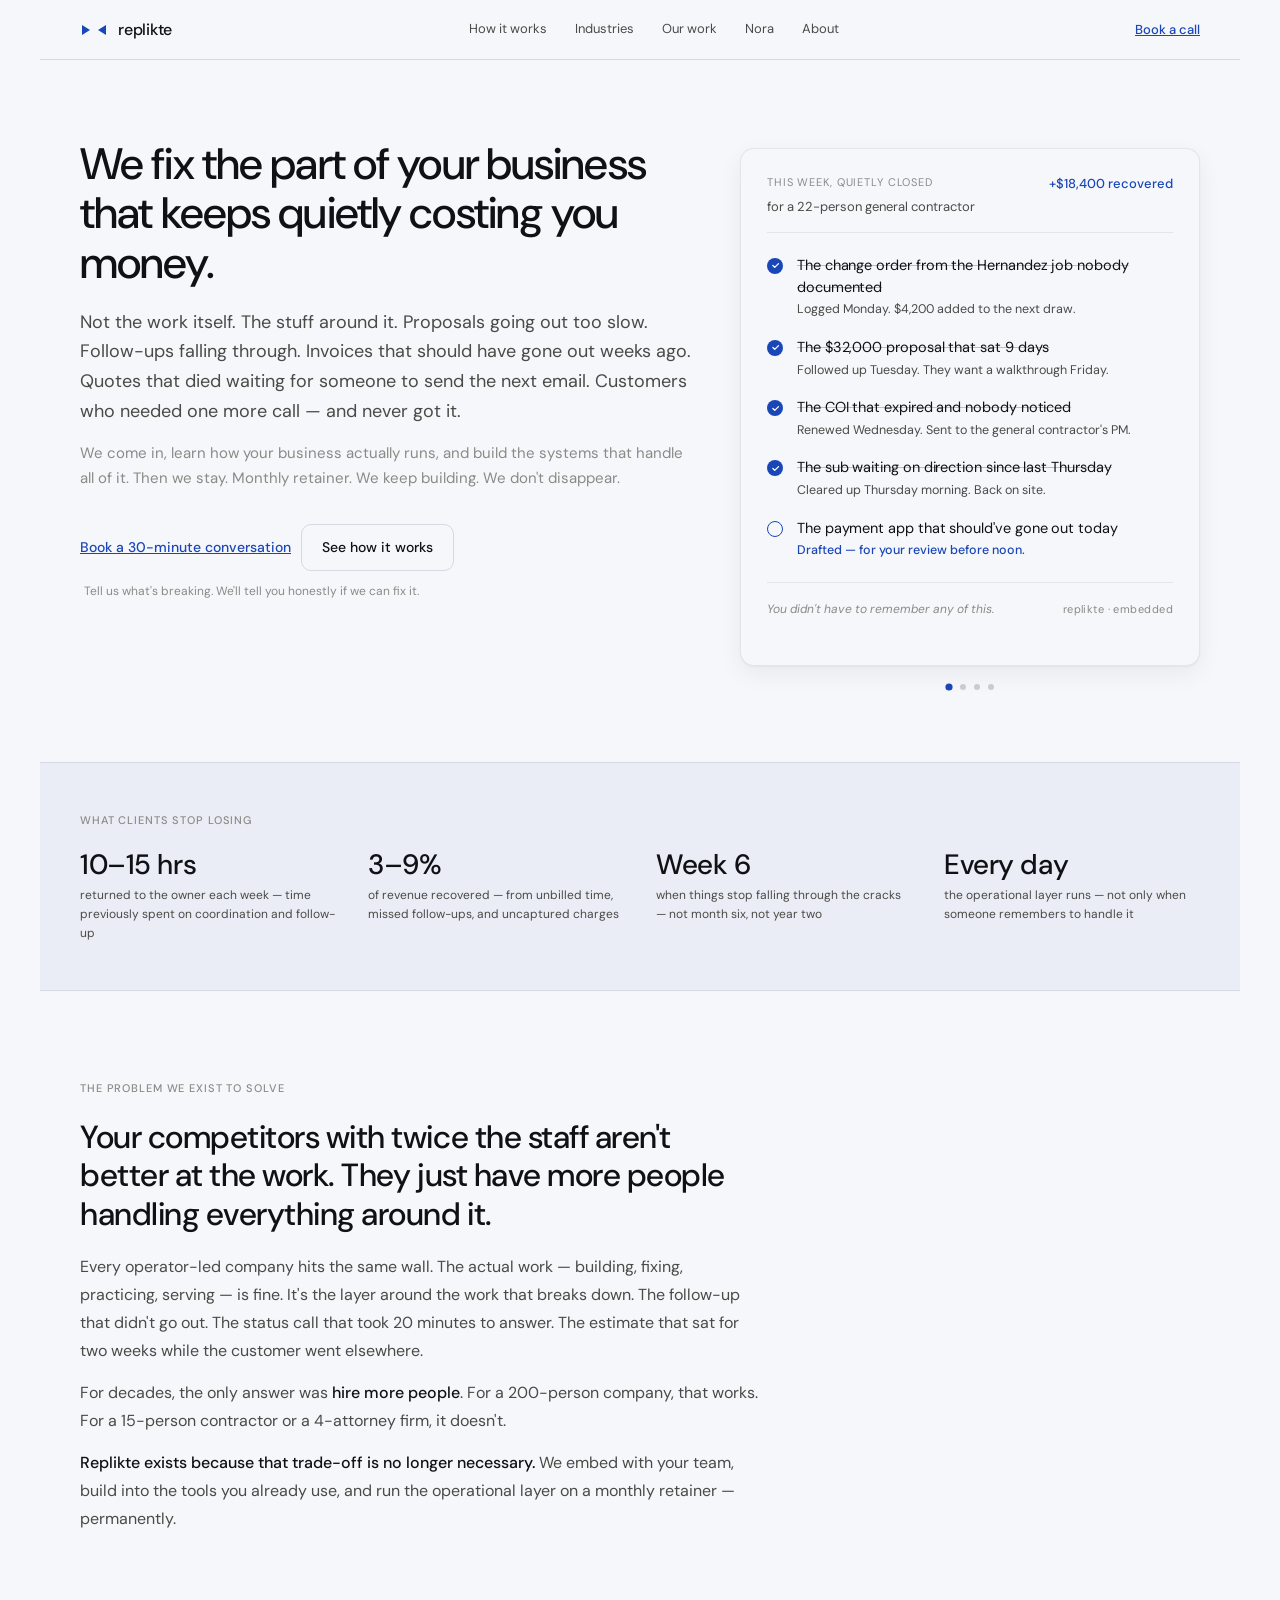
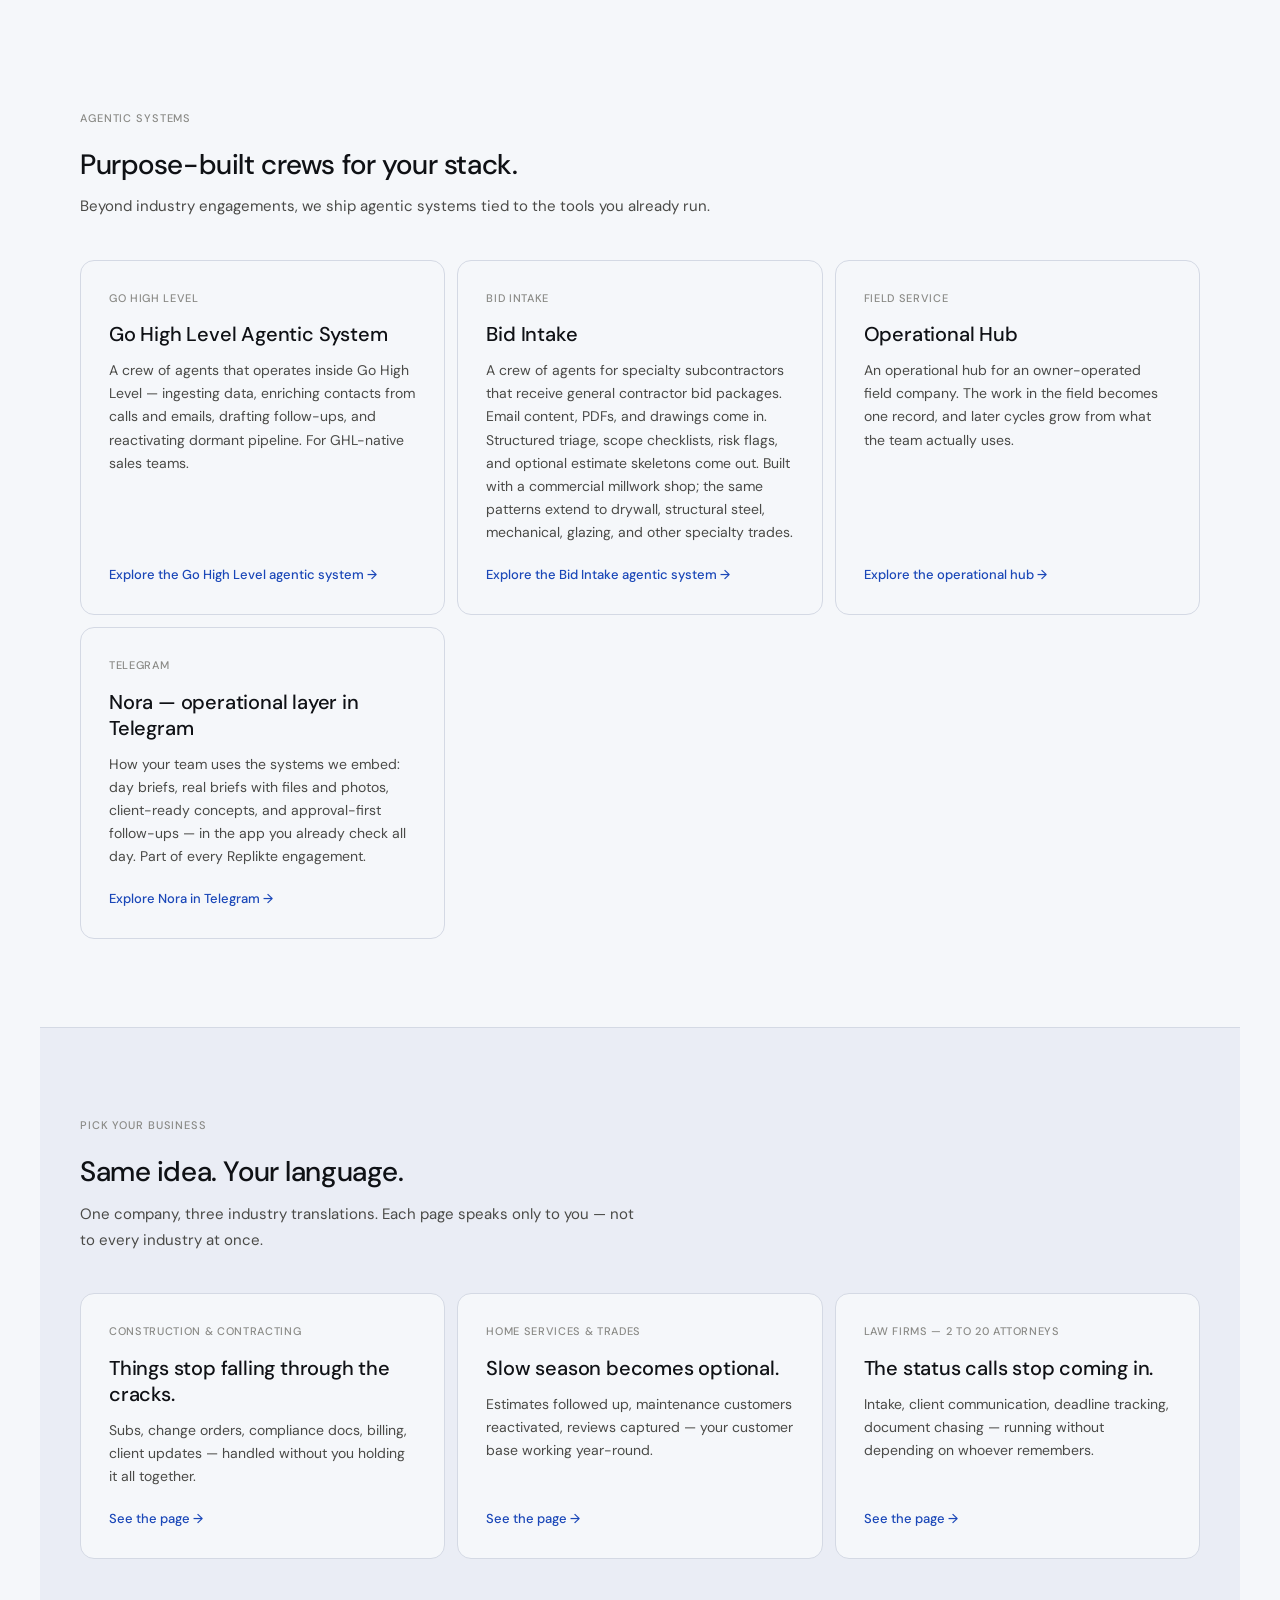
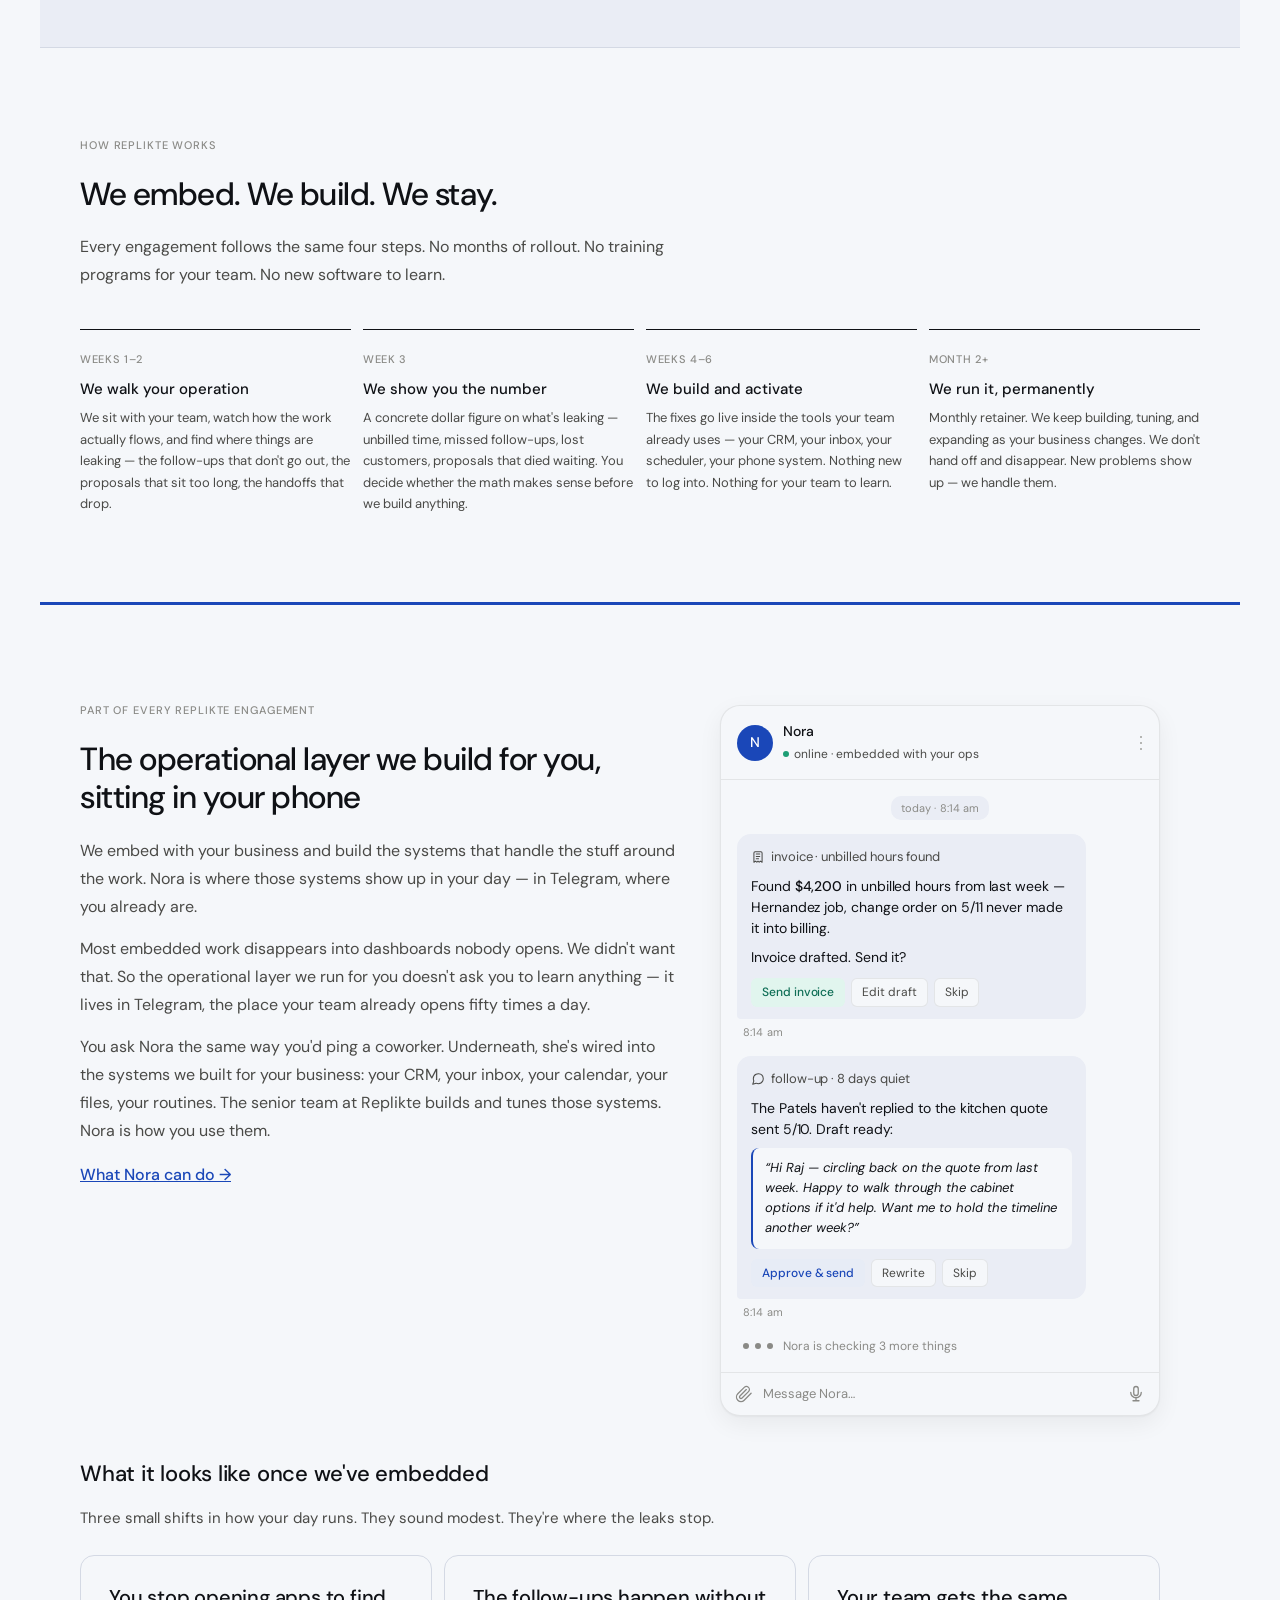
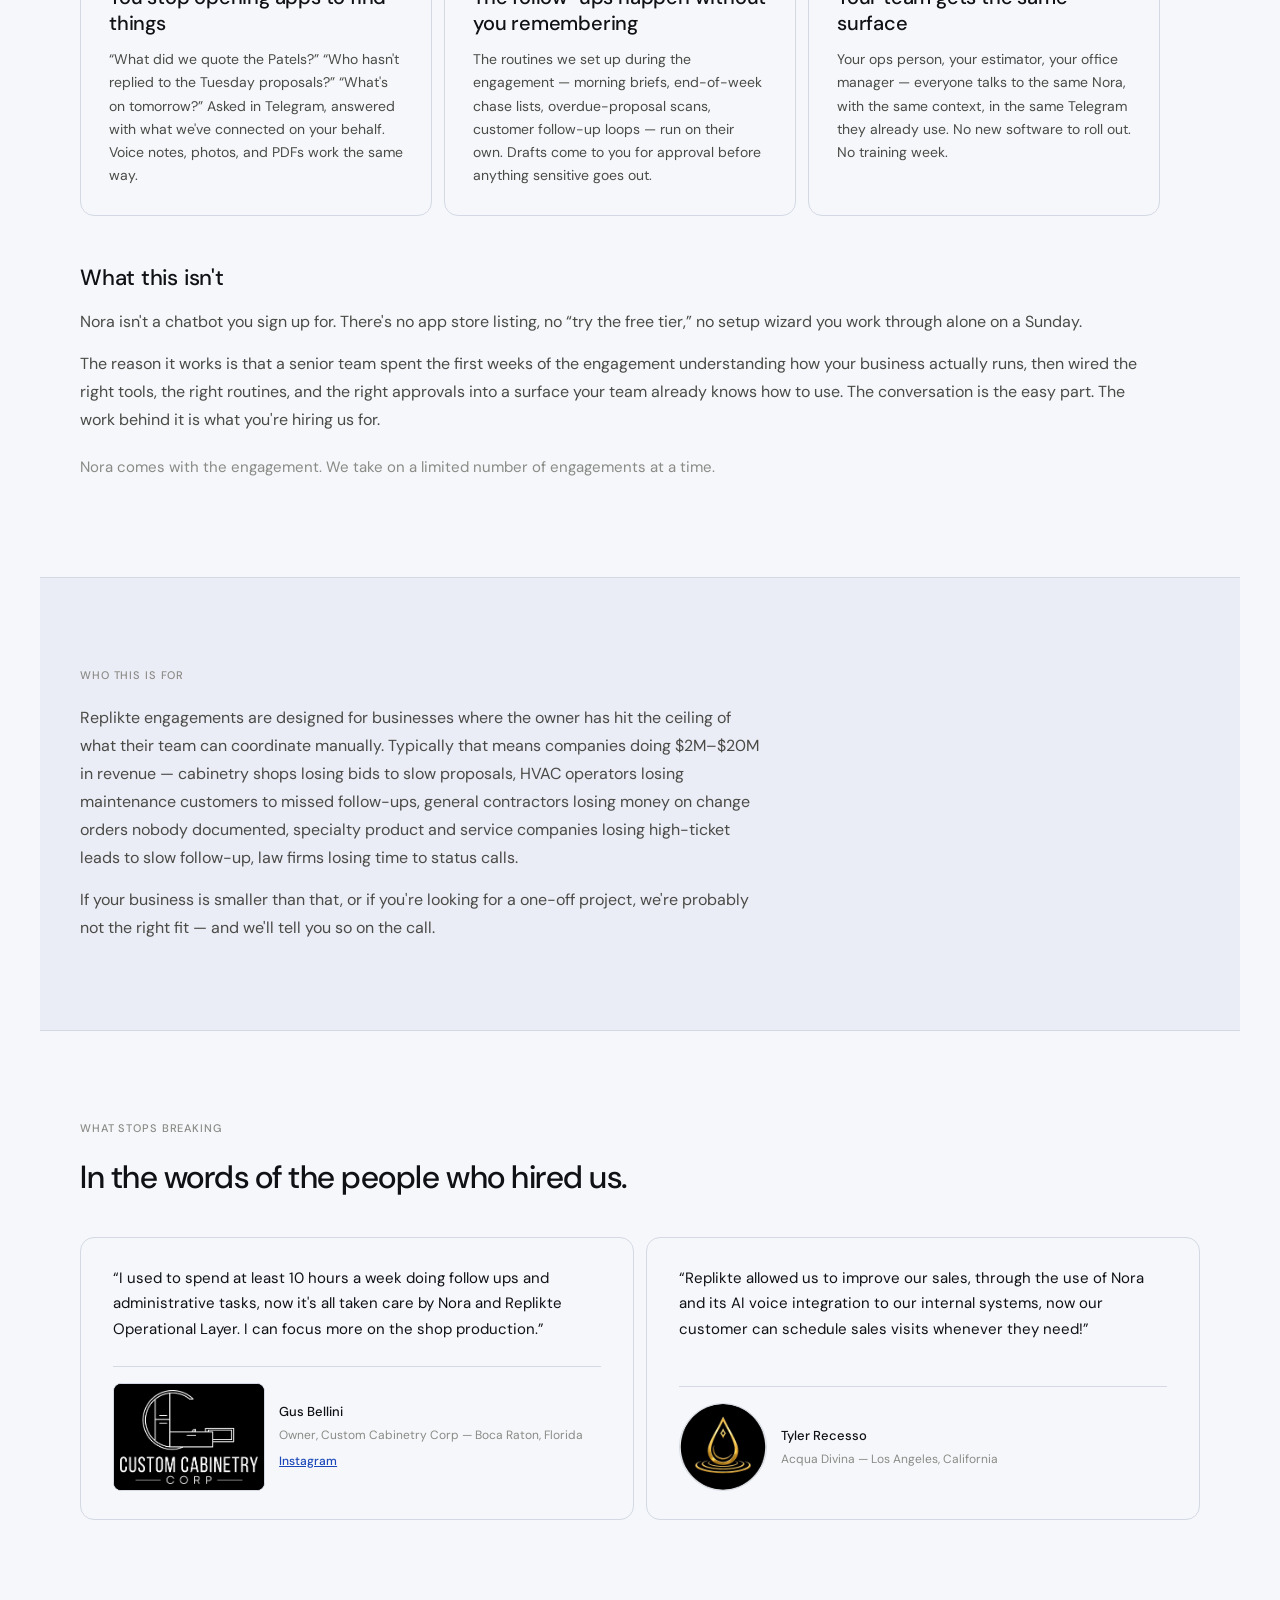
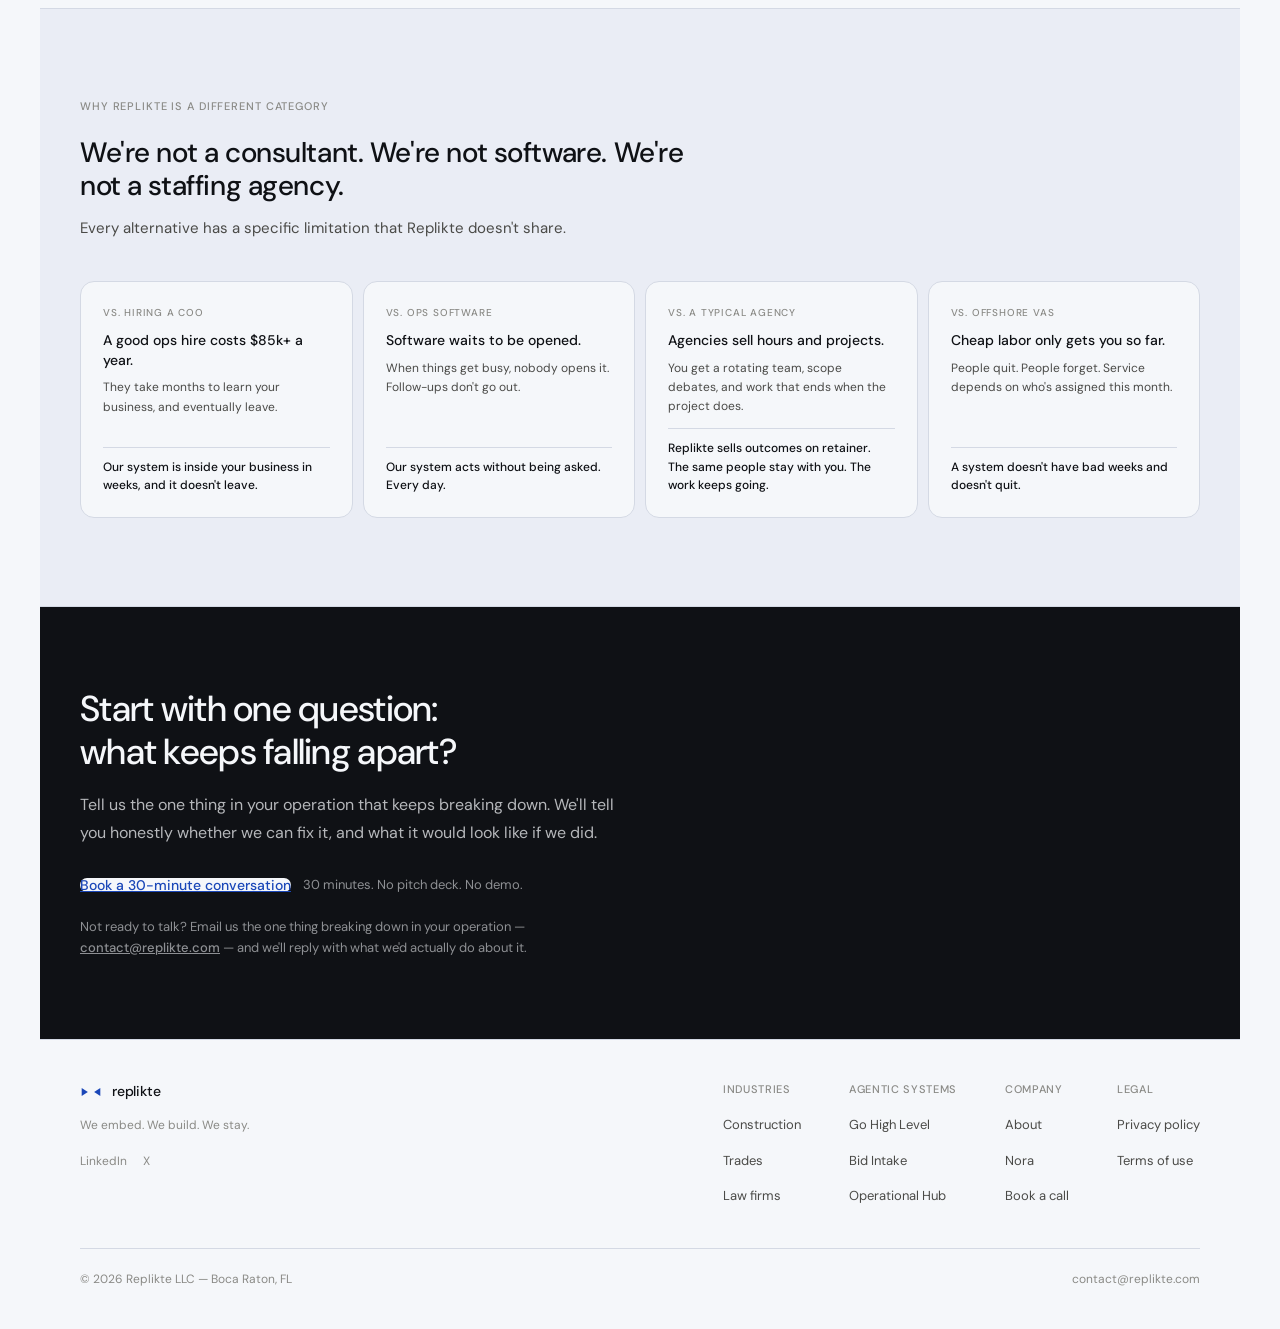
<file: index.html>
<!DOCTYPE html>
<html lang="en">
<head>
<!-- Google tag (gtag.js) -->
<script async src="https://www.googletagmanager.com/gtag/js?id=G-6N65DJDXRP"></script>
<script>
  window.dataLayer = window.dataLayer || [];
  function gtag(){dataLayer.push(arguments);}
  gtag('js', new Date());
  gtag('config', 'G-6N65DJDXRP');
</script>
<meta charset="UTF-8">
<meta name="viewport" content="width=device-width, initial-scale=1.0, viewport-fit=cover">
<meta name="description" content="Proposals going out late. Follow-ups falling through. Invoices forgotten. Customers who needed one more call. Replikte runs the operational layer of owner-operated companies — continuously, on monthly retainer.">
<meta name="robots" content="index, follow">
<meta name="author" content="Replikte LLC">
<title>Replikte — We run the operational layer of owner-operated companies</title>
<link rel="canonical" href="https://replikte.com/">
<link rel="icon" href="logos/favicon.svg" type="image/svg+xml">
<link rel="apple-touch-icon" href="logos/apple-touch-icon.png" sizes="180x180">
<link rel="manifest" href="site.webmanifest">
<meta name="theme-color" content="#F5F7FA">
<meta property="og:type" content="website">
<meta property="og:site_name" content="replikte">
<meta property="og:title" content="Replikte — We run the operational layer of owner-operated companies">
<meta property="og:description" content="Proposals going out late. Follow-ups falling through. Invoices forgotten. Customers who needed one more call. Replikte runs the operational layer of owner-operated companies — continuously, on monthly retainer.">
<meta property="og:url" content="https://replikte.com/">
<meta property="og:image" content="https://replikte.github.io/replikte-website/logos/apple-touch-icon.png">
<meta property="og:locale" content="en_US">
<meta name="twitter:card" content="summary_large_image">
<meta name="twitter:title" content="Replikte — We run the operational layer of owner-operated companies">
<meta name="twitter:description" content="Proposals going out late. Follow-ups falling through. Invoices forgotten. Customers who needed one more call. Replikte runs the operational layer of owner-operated companies — continuously, on monthly retainer.">
<meta name="twitter:image" content="https://replikte.github.io/replikte-website/logos/apple-touch-icon.png">
<link rel="stylesheet" href="style.css">
<link href="https://calendar.google.com/calendar/scheduling-button-script.css" rel="stylesheet">
<script type="application/ld+json">
{
  "@context": "https://schema.org",
  "@graph": [
    {
      "@type": "Organization",
      "@id": "https://replikte.github.io/replikte-website/#organization",
      "name": "Replikte LLC",
      "legalName": "Replikte LLC",
      "url": "https://replikte.github.io/replikte-website/",
      "logo": "https://replikte.github.io/replikte-website/logos/apple-touch-icon.png",
      "description": "Replikte runs the operational layer of owner-operated companies — coordination, communication, and follow-through — for construction, home services, and law firms.",
      "email": "contact@replikte.com",
      "address": {
        "@type": "PostalAddress",
        "addressLocality": "Boca Raton",
        "addressRegion": "FL",
        "addressCountry": "US"
      },
      "sameAs": [
        "https://www.linkedin.com/company/replikte",
        "https://x.com/ReplikteAI"
      ],
      "contactPoint": {
        "@type": "ContactPoint",
        "email": "contact@replikte.com",
        "contactType": "sales",
        "availableLanguage": ["English"]
      },
      "knowsAbout": [
        "Business operations",
        "Business process automation",
        "Construction operations",
        "Home services and trades",
        "Law firm intake and client communication"
      ]
    },
    {
      "@type": "WebSite",
      "@id": "https://replikte.github.io/replikte-website/#website",
      "url": "https://replikte.github.io/replikte-website/",
      "name": "replikte",
      "publisher": { "@id": "https://replikte.github.io/replikte-website/#organization" },
      "inLanguage": "en-US"
    },
    {
      "@type": "WebPage",
      "@id": "https://replikte.github.io/replikte-website/#webpage",
      "url": "https://replikte.github.io/replikte-website/",
      "name": "replikte — Continuous operational fixes on retainer",
      "isPartOf": { "@id": "https://replikte.github.io/replikte-website/#website" },
      "about": { "@id": "https://replikte.github.io/replikte-website/#organization" },
      "primaryImageOfPage": {
        "@type": "ImageObject",
        "url": "https://replikte.github.io/replikte-website/logos/apple-touch-icon.png"
      }
    }
  ]
}
</script>
</head>
<body>
<div class="site-wrap">
  <nav class="nav" aria-label="Primary">
    <a href="index.html" class="nav__logo">
      <svg width="28" height="18" viewBox="0 0 28 18" aria-hidden="true"><path d="M 2 4 L 2 14 L 10 9 Z" fill="var(--color-signal)"/><path d="M 26 4 L 26 14 L 18 9 Z" fill="var(--color-signal)"/></svg>
      <span>replikte</span>
    </a>
    <ul class="nav__links">
      <li><a href="#how">How it works</a></li>
      <li><a href="#industries">Industries</a></li>
      <li><a href="#our-work">Our work</a></li>
      <li><a href="nora.html">Nora</a></li>
      <li><a href="about.html">About</a></li>
    </ul>
    <span class="nav__cta gcal-booking" data-label="Book a call"></span>
  </nav>

  <main>
    <div class="hero-home">
      <div class="hero-home__copy">
        <h1>We fix the part of your business that keeps quietly costing you money.</h1>
        <p class="hero-lead">Not the work itself. The stuff around it. Proposals going out too slow. Follow-ups falling through. Invoices that should have gone out weeks ago. Quotes that died waiting for someone to send the next email. Customers who needed one more call — and never got it.</p>
        <p class="hero-sub">We come in, learn how your business actually runs, and build the systems that handle all of it. Then we stay. Monthly retainer. We keep building. We don&apos;t disappear.</p>
        <div class="hero-ctas">
          <span class="btn btn--primary gcal-booking" data-label="Book a 30-minute conversation"></span>
          <a class="btn btn--secondary" href="#how">See how it works</a>
          <span class="hero-ctas__meta">Tell us what&apos;s breaking. We&apos;ll tell you honestly if we can fix it.</span>
        </div>
      </div>
      <div class="hero-visual">
        <div class="rk-slideshow" id="rk-slideshow" role="region" aria-label="What Replikte quietly closes for each industry" aria-roledescription="carousel">
          <div class="rk-stage" id="rk-stage">
            <article class="rk-slide is-active" data-slide="0" aria-roledescription="slide" aria-label="Construction and contracting, 1 of 4">
              <header class="rk-head">
                <div class="rk-head-l">
                  <p class="rk-eyebrow">this week, quietly closed</p>
                  <p class="rk-sub">for a 22-person general contractor</p>
                </div>
                <p class="rk-metric">+$18,400 recovered</p>
              </header>
              <ol class="rk-list">
                <li class="rk-li">
                  <span class="rk-tick" aria-hidden="true">
                    <svg width="9" height="9" viewBox="0 0 24 24" fill="none" stroke="white" stroke-width="3.5" stroke-linecap="round" stroke-linejoin="round"><path d="M5 12l5 5L20 7"/></svg>
                  </span>
                  <div class="rk-row">
                    <p class="rk-task">The change order from the Hernandez job nobody documented</p>
                    <p class="rk-note">Logged Monday. $4,200 added to the next draw.</p>
                  </div>
                </li>
                <li class="rk-li">
                  <span class="rk-tick" aria-hidden="true">
                    <svg width="9" height="9" viewBox="0 0 24 24" fill="none" stroke="white" stroke-width="3.5" stroke-linecap="round" stroke-linejoin="round"><path d="M5 12l5 5L20 7"/></svg>
                  </span>
                  <div class="rk-row">
                    <p class="rk-task">The $32,000 proposal that sat 9 days</p>
                    <p class="rk-note">Followed up Tuesday. They want a walkthrough Friday.</p>
                  </div>
                </li>
                <li class="rk-li">
                  <span class="rk-tick" aria-hidden="true">
                    <svg width="9" height="9" viewBox="0 0 24 24" fill="none" stroke="white" stroke-width="3.5" stroke-linecap="round" stroke-linejoin="round"><path d="M5 12l5 5L20 7"/></svg>
                  </span>
                  <div class="rk-row">
                    <p class="rk-task">The COI that expired and nobody noticed</p>
                    <p class="rk-note">Renewed Wednesday. Sent to the general contractor&apos;s PM.</p>
                  </div>
                </li>
                <li class="rk-li">
                  <span class="rk-tick" aria-hidden="true">
                    <svg width="9" height="9" viewBox="0 0 24 24" fill="none" stroke="white" stroke-width="3.5" stroke-linecap="round" stroke-linejoin="round"><path d="M5 12l5 5L20 7"/></svg>
                  </span>
                  <div class="rk-row">
                    <p class="rk-task">The sub waiting on direction since last Thursday</p>
                    <p class="rk-note">Cleared up Thursday morning. Back on site.</p>
                  </div>
                </li>
                <li class="rk-li">
                  <span class="rk-tick rk-tick-open" aria-hidden="true"></span>
                  <div class="rk-row">
                    <p class="rk-task rk-task-open">The payment app that should&apos;ve gone out today</p>
                    <p class="rk-note rk-note-pending">Drafted — for your review before noon.</p>
                  </div>
                </li>
              </ol>
              <footer class="rk-foot">
                <p class="rk-foot-msg">You didn&apos;t have to remember any of this.</p>
                <p class="rk-foot-brand">replikte · embedded</p>
              </footer>
            </article>
            <article class="rk-slide" data-slide="1" aria-roledescription="slide" aria-label="Home services and trades, 2 of 4">
              <header class="rk-head">
                <div class="rk-head-l">
                  <p class="rk-eyebrow">this week, quietly closed</p>
                  <p class="rk-sub">for a 14-tech HVAC company</p>
                </div>
                <p class="rk-metric">+$11,840 recovered</p>
              </header>
              <ol class="rk-list">
                <li class="rk-li">
                  <span class="rk-tick" aria-hidden="true">
                    <svg width="9" height="9" viewBox="0 0 24 24" fill="none" stroke="white" stroke-width="3.5" stroke-linecap="round" stroke-linejoin="round"><path d="M5 12l5 5L20 7"/></svg>
                  </span>
                  <div class="rk-row">
                    <p class="rk-task">The $4,800 estimate that sat 11 days</p>
                    <p class="rk-note">Followed up Tuesday. Job booked for the 28th.</p>
                  </div>
                </li>
                <li class="rk-li">
                  <span class="rk-tick" aria-hidden="true">
                    <svg width="9" height="9" viewBox="0 0 24 24" fill="none" stroke="white" stroke-width="3.5" stroke-linecap="round" stroke-linejoin="round"><path d="M5 12l5 5L20 7"/></svg>
                  </span>
                  <div class="rk-row">
                    <p class="rk-task">The maintenance customer due for service 6 months ago</p>
                    <p class="rk-note">Called Thursday. Scheduled for next week.</p>
                  </div>
                </li>
                <li class="rk-li">
                  <span class="rk-tick" aria-hidden="true">
                    <svg width="9" height="9" viewBox="0 0 24 24" fill="none" stroke="white" stroke-width="3.5" stroke-linecap="round" stroke-linejoin="round"><path d="M5 12l5 5L20 7"/></svg>
                  </span>
                  <div class="rk-row">
                    <p class="rk-task">The website lead from Friday afternoon</p>
                    <p class="rk-note">Replied in 14 minutes. Estimate going out today.</p>
                  </div>
                </li>
                <li class="rk-li">
                  <span class="rk-tick" aria-hidden="true">
                    <svg width="9" height="9" viewBox="0 0 24 24" fill="none" stroke="white" stroke-width="3.5" stroke-linecap="round" stroke-linejoin="round"><path d="M5 12l5 5L20 7"/></svg>
                  </span>
                  <div class="rk-row">
                    <p class="rk-task">The 9 jobs from last quarter that never got a review request</p>
                    <p class="rk-note">Sent Wednesday. 4 five-star reviews in.</p>
                  </div>
                </li>
                <li class="rk-li">
                  <span class="rk-tick rk-tick-open" aria-hidden="true"></span>
                  <div class="rk-row">
                    <p class="rk-task rk-task-open">The customer waiting on a part that came in yesterday</p>
                    <p class="rk-note rk-note-pending">Drafted update — for your review.</p>
                  </div>
                </li>
              </ol>
              <footer class="rk-foot">
                <p class="rk-foot-msg">You didn&apos;t have to remember any of this.</p>
                <p class="rk-foot-brand">replikte · embedded</p>
              </footer>
            </article>
            <article class="rk-slide" data-slide="2" aria-roledescription="slide" aria-label="Specialty product and service company, 3 of 4">
              <header class="rk-head">
                <div class="rk-head-l">
                  <p class="rk-eyebrow">this week, quietly closed</p>
                  <p class="rk-sub">for a specialty manufacturer · DTC + dealers</p>
                </div>
                <p class="rk-metric">+$21,600 recovered</p>
              </header>
              <ol class="rk-list">
                <li class="rk-li">
                  <span class="rk-tick" aria-hidden="true">
                    <svg width="9" height="9" viewBox="0 0 24 24" fill="none" stroke="white" stroke-width="3.5" stroke-linecap="round" stroke-linejoin="round"><path d="M5 12l5 5L20 7"/></svg>
                  </span>
                  <div class="rk-row">
                    <p class="rk-task">The $12,995 system someone left in cart on Sunday</p>
                    <p class="rk-note">Reached out Monday. Financing reopened, deposit in.</p>
                  </div>
                </li>
                <li class="rk-li">
                  <span class="rk-tick" aria-hidden="true">
                    <svg width="9" height="9" viewBox="0 0 24 24" fill="none" stroke="white" stroke-width="3.5" stroke-linecap="round" stroke-linejoin="round"><path d="M5 12l5 5L20 7"/></svg>
                  </span>
                  <div class="rk-row">
                    <p class="rk-task">The financing app stuck waiting on one document</p>
                    <p class="rk-note">Customer pinged Tuesday. Paperwork in by EOD.</p>
                  </div>
                </li>
                <li class="rk-li">
                  <span class="rk-tick" aria-hidden="true">
                    <svg width="9" height="9" viewBox="0 0 24 24" fill="none" stroke="white" stroke-width="3.5" stroke-linecap="round" stroke-linejoin="round"><path d="M5 12l5 5L20 7"/></svg>
                  </span>
                  <div class="rk-row">
                    <p class="rk-task">3 replacement-filter subscriptions that silently failed</p>
                    <p class="rk-note">Recovered Wednesday. Cards updated, shipping back on.</p>
                  </div>
                </li>
                <li class="rk-li">
                  <span class="rk-tick" aria-hidden="true">
                    <svg width="9" height="9" viewBox="0 0 24 24" fill="none" stroke="white" stroke-width="3.5" stroke-linecap="round" stroke-linejoin="round"><path d="M5 12l5 5L20 7"/></svg>
                  </span>
                  <div class="rk-row">
                    <p class="rk-task">The dealer in Tampa who hasn&apos;t reordered in 90 days</p>
                    <p class="rk-note">Called Thursday. Restock order placed for Monday.</p>
                  </div>
                </li>
                <li class="rk-li">
                  <span class="rk-tick rk-tick-open" aria-hidden="true"></span>
                  <div class="rk-row">
                    <p class="rk-task rk-task-open">The service appointment a customer rescheduled by phone</p>
                    <p class="rk-note rk-note-pending">Tech&apos;s calendar drafted — for your review.</p>
                  </div>
                </li>
              </ol>
              <footer class="rk-foot">
                <p class="rk-foot-msg">You didn&apos;t have to remember any of this.</p>
                <p class="rk-foot-brand">replikte · embedded</p>
              </footer>
            </article>
            <article class="rk-slide" data-slide="3" aria-roledescription="slide" aria-label="Small law firms, 4 of 4">
              <header class="rk-head">
                <div class="rk-head-l">
                  <p class="rk-eyebrow">this week, quietly closed</p>
                  <p class="rk-sub">for a 6-attorney firm</p>
                </div>
                <p class="rk-metric">9.5 hrs recovered</p>
              </header>
              <ol class="rk-list">
                <li class="rk-li">
                  <span class="rk-tick" aria-hidden="true">
                    <svg width="9" height="9" viewBox="0 0 24 24" fill="none" stroke="white" stroke-width="3.5" stroke-linecap="round" stroke-linejoin="round"><path d="M5 12l5 5L20 7"/></svg>
                  </span>
                  <div class="rk-row">
                    <p class="rk-task">11 status calls answered before they came in</p>
                    <p class="rk-note">Clients updated Monday. Paralegal got her morning back.</p>
                  </div>
                </li>
                <li class="rk-li">
                  <span class="rk-tick" aria-hidden="true">
                    <svg width="9" height="9" viewBox="0 0 24 24" fill="none" stroke="white" stroke-width="3.5" stroke-linecap="round" stroke-linejoin="round"><path d="M5 12l5 5L20 7"/></svg>
                  </span>
                  <div class="rk-row">
                    <p class="rk-task">The intake form 3 prospects half-filled last week</p>
                    <p class="rk-note">Chased Tuesday. 2 returned. 1 consult booked.</p>
                  </div>
                </li>
                <li class="rk-li">
                  <span class="rk-tick" aria-hidden="true">
                    <svg width="9" height="9" viewBox="0 0 24 24" fill="none" stroke="white" stroke-width="3.5" stroke-linecap="round" stroke-linejoin="round"><path d="M5 12l5 5L20 7"/></svg>
                  </span>
                  <div class="rk-row">
                    <p class="rk-task">The discovery deadline 9 days out nobody had flagged</p>
                    <p class="rk-note">Surfaced Wednesday. On the calendar with reminders.</p>
                  </div>
                </li>
                <li class="rk-li">
                  <span class="rk-tick" aria-hidden="true">
                    <svg width="9" height="9" viewBox="0 0 24 24" fill="none" stroke="white" stroke-width="3.5" stroke-linecap="round" stroke-linejoin="round"><path d="M5 12l5 5L20 7"/></svg>
                  </span>
                  <div class="rk-row">
                    <p class="rk-task">The documents being chased across 4 active matters</p>
                    <p class="rk-note">Reminders sent Thursday. 3 of 4 returned.</p>
                  </div>
                </li>
                <li class="rk-li">
                  <span class="rk-tick rk-tick-open" aria-hidden="true"></span>
                  <div class="rk-row">
                    <p class="rk-task rk-task-open">The client waiting on a settlement summary</p>
                    <p class="rk-note rk-note-pending">Drafted — for your review before sending.</p>
                  </div>
                </li>
              </ol>
              <footer class="rk-foot">
                <p class="rk-foot-msg">You didn&apos;t have to remember any of this.</p>
                <p class="rk-foot-brand">replikte · embedded</p>
              </footer>
            </article>
          </div>
          <div class="rk-dots" role="tablist" aria-label="Industry slides">
            <button type="button" class="rk-dot is-active" data-target="0" role="tab" aria-label="Construction and contracting" aria-selected="true"></button>
            <button type="button" class="rk-dot" data-target="1" role="tab" aria-label="Home services and trades" aria-selected="false"></button>
            <button type="button" class="rk-dot" data-target="2" role="tab" aria-label="Specialty product and service company" aria-selected="false"></button>
            <button type="button" class="rk-dot" data-target="3" role="tab" aria-label="Small law firms" aria-selected="false"></button>
          </div>
        </div>
      </div>
    </div>

    <section class="proof-band" aria-labelledby="proof-label">
      <p class="section-label" id="proof-label">What clients stop losing</p>
      <div class="proof-grid">
        <div><p class="proof-stat" data-proof-stat>10–15 hrs</p><p class="proof-label">returned to the owner each week — time previously spent on coordination and follow-up</p></div>
        <div><p class="proof-stat" data-proof-stat>3–9%</p><p class="proof-label">of revenue recovered — from unbilled time, missed follow-ups, and uncaptured charges</p></div>
        <div><p class="proof-stat" data-proof-stat>Week 6</p><p class="proof-label">when things stop falling through the cracks — not month six, not year two</p></div>
        <div><p class="proof-stat" data-proof-stat>Every day</p><p class="proof-label">the operational layer runs — not only when someone remembers to handle it</p></div>
      </div>
    </section>

    <section class="section">
      <div class="section__narrow">
        <p class="section-label">The problem we exist to solve</p>
        <h2 class="section-heading">Your competitors with twice the staff aren&apos;t better at the work. They just have more people handling everything around it.</h2>
        <p class="body-text">Every operator-led company hits the same wall. The actual work — building, fixing, practicing, serving — is fine. It&apos;s the layer around the work that breaks down. The follow-up that didn&apos;t go out. The status call that took 20 minutes to answer. The estimate that sat for two weeks while the customer went elsewhere.</p>
        <p class="body-text">For decades, the only answer was <strong>hire more people</strong>. For a 200-person company, that works. For a 15-person contractor or a 4-attorney firm, it doesn&apos;t.</p>
        <p class="body-text"><strong>Replikte exists because that trade-off is no longer necessary.</strong> We embed with your team, build into the tools you already use, and run the operational layer on a monthly retainer — permanently.</p>
      </div>
    </section>

    <section class="section" id="agentic-systems">
      <div class="section__intro--wide">
        <p class="section-label">Agentic systems</p>
        <h2 class="section-heading section-heading--sm">Purpose-built crews for your stack.</h2>
        <p class="body-text body-text--sm" style="max-width:640px;margin-bottom:0">Beyond industry engagements, we ship agentic systems tied to the tools you already run.</p>
      </div>
      <div class="industry-grid">
        <a class="industry-card" href="ghl.html">
          <p class="industry-card__tag">Go High Level</p>
          <p class="industry-card__title">Go High Level Agentic System</p>
          <p class="industry-card__body">A crew of agents that operates inside Go High Level — ingesting data, enriching contacts from calls and emails, drafting follow-ups, and reactivating dormant pipeline. For GHL-native sales teams.</p>
          <span class="industry-card__link">Explore the Go High Level agentic system →</span>
        </a>
        <a class="industry-card" href="bid-intake.html">
          <p class="industry-card__tag">Bid Intake</p>
          <p class="industry-card__title">Bid Intake</p>
          <p class="industry-card__body">A crew of agents for specialty subcontractors that receive general contractor bid packages. Email content, PDFs, and drawings come in. Structured triage, scope checklists, risk flags, and optional estimate skeletons come out. Built with a commercial millwork shop; the same patterns extend to drywall, structural steel, mechanical, glazing, and other specialty trades.</p>
          <span class="industry-card__link">Explore the Bid Intake agentic system →</span>
        </a>
        <a class="industry-card" href="operational-hub.html">
          <p class="industry-card__tag">Field service</p>
          <p class="industry-card__title">Operational Hub</p>
          <p class="industry-card__body">An operational hub for an owner-operated field company. The work in the field becomes one record, and later cycles grow from what the team actually uses.</p>
          <span class="industry-card__link">Explore the operational hub →</span>
        </a>
        <a class="industry-card" href="nora.html">
          <p class="industry-card__tag">Telegram</p>
          <p class="industry-card__title">Nora — operational layer in Telegram</p>
          <p class="industry-card__body">How your team uses the systems we embed: day briefs, real briefs with files and photos, client-ready concepts, and approval-first follow-ups — in the app you already check all day. Part of every Replikte engagement.</p>
          <span class="industry-card__link">Explore Nora in Telegram →</span>
        </a>
      </div>
    </section>

    <section class="section section--tinted" id="industries">
      <div class="section__intro--wide">
        <p class="section-label">Pick your business</p>
        <h2 class="section-heading section-heading--sm">Same idea. Your language.</h2>
        <p class="body-text body-text--sm" style="max-width:560px">One company, three industry translations. Each page speaks only to you — not to every industry at once.</p>
      </div>
      <div class="industry-grid">
        <a class="industry-card" href="construction.html">
          <p class="industry-card__tag">Construction &amp; contracting</p>
          <p class="industry-card__title">Things stop falling through the cracks.</p>
          <p class="industry-card__body">Subs, change orders, compliance docs, billing, client updates — handled without you holding it all together.</p>
          <span class="industry-card__link">See the page →</span>
        </a>
        <a class="industry-card" href="trades.html">
          <p class="industry-card__tag">Home services &amp; trades</p>
          <p class="industry-card__title">Slow season becomes optional.</p>
          <p class="industry-card__body">Estimates followed up, maintenance customers reactivated, reviews captured — your customer base working year-round.</p>
          <span class="industry-card__link">See the page →</span>
        </a>
        <a class="industry-card" href="law.html">
          <p class="industry-card__tag">Law firms — 2 to 20 attorneys</p>
          <p class="industry-card__title">The status calls stop coming in.</p>
          <p class="industry-card__body">Intake, client communication, deadline tracking, document chasing — running without depending on whoever remembers.</p>
          <span class="industry-card__link">See the page →</span>
        </a>
      </div>
    </section>

    <section class="section" id="how">
      <div class="section__intro">
        <p class="section-label">How Replikte works</p>
        <h2 class="section-heading">We embed. We build. We stay.</h2>
        <p class="body-text">Every engagement follows the same four steps. No months of rollout. No training programs for your team. No new software to learn.</p>
      </div>
      <div class="how-grid">
        <div class="how-step">
          <p class="how-step__period">Weeks 1–2</p>
          <p class="how-step__title">We walk your operation</p>
          <p class="how-step__body">We sit with your team, watch how the work actually flows, and find where things are leaking — the follow-ups that don&apos;t go out, the proposals that sit too long, the handoffs that drop.</p>
        </div>
        <div class="how-step">
          <p class="how-step__period">Week 3</p>
          <p class="how-step__title">We show you the number</p>
          <p class="how-step__body">A concrete dollar figure on what&apos;s leaking — unbilled time, missed follow-ups, lost customers, proposals that died waiting. You decide whether the math makes sense before we build anything.</p>
        </div>
        <div class="how-step">
          <p class="how-step__period">Weeks 4–6</p>
          <p class="how-step__title">We build and activate</p>
          <p class="how-step__body">The fixes go live inside the tools your team already uses — your CRM, your inbox, your scheduler, your phone system. Nothing new to log into. Nothing for your team to learn.</p>
        </div>
        <div class="how-step">
          <p class="how-step__period">Month 2+</p>
          <p class="how-step__title">We run it, permanently</p>
          <p class="how-step__body">Monthly retainer. We keep building, tuning, and expanding as your business changes. We don&apos;t hand off and disappear. New problems show up — we handle them.</p>
        </div>
      </div>
    </section>

    <section class="section section--our-work" aria-labelledby="our-work-heading">
      <div class="section__narrow our-work__inner">
        <div class="our-work__split">
          <div class="our-work__split-copy">
            <p class="section-label">Part of every Replikte engagement</p>
            <h2 class="section-heading section-heading--our-work" id="our-work-heading">The operational layer we build for you, sitting in your phone</h2>
            <p class="body-text our-work__deck">We embed with your business and build the systems that handle the stuff around the work. Nora is where those systems show up in your day — in Telegram, where you already are.</p>
            <p class="body-text">Most embedded work disappears into dashboards nobody opens. We didn&apos;t want that. So the operational layer we run for you doesn&apos;t ask you to learn anything — it lives in Telegram, the place your team already opens fifty times a day.</p>
            <p class="body-text" style="margin-bottom:0">You ask Nora the same way you&apos;d ping a coworker. Underneath, she&apos;s wired into the systems we built for your business: your CRM, your inbox, your calendar, your files, your routines. The senior team at Replikte builds and tunes those systems. Nora is how you use them.</p>
            <p class="body-text" style="margin-top:16px;margin-bottom:0"><a href="nora.html" style="font-weight:500">What Nora can do →</a></p>
          </div>
          <div class="our-work__split-visual">
            <div class="replikte-nora" role="img" aria-label="A conversation with Nora, the Replikte operational layer in Telegram. Nora has flagged $4,200 in unbilled hours from a recent job and drafted a follow-up to a customer who has not replied in eight days. Both messages have approval buttons.">
              <div class="replikte-nora__device">
                <div class="replikte-nora__header">
                  <div class="replikte-nora__avatar" aria-hidden="true">N</div>
                  <div class="replikte-nora__identity">
                    <p class="replikte-nora__name">Nora</p>
                    <p class="replikte-nora__status">
                      <span class="replikte-nora__dot" aria-hidden="true"></span>
                      online · embedded with your ops
                    </p>
                  </div>
                  <div class="replikte-nora__menu" aria-hidden="true"></div>
                </div>
                <div class="replikte-nora__body">
                  <span class="replikte-nora__timestamp">today · 8:14 am</span>
                  <div class="replikte-nora__msg">
                    <div class="replikte-nora__bubble">
                      <p class="replikte-nora__label">
                        <svg class="replikte-nora__icon" viewBox="0 0 24 24" aria-hidden="true">
                          <path d="M5 21V5a2 2 0 0 1 2-2h10a2 2 0 0 1 2 2v16l-3-2-2 2-2-2-2 2-2-2-3 2z"/>
                          <path d="M9 7h6M9 11h6M9 15h4"/>
                        </svg>
                        invoice · unbilled hours found
                      </p>
                      <p class="replikte-nora__text">
                        Found <span class="replikte-nora__amount">$4,200</span> in unbilled hours from last week — Hernandez job, change order on 5/11 never made it into billing.
                      </p>
                      <p class="replikte-nora__text">Invoice drafted. Send it?</p>
                      <div class="replikte-nora__actions">
                        <span class="replikte-nora__btn replikte-nora__btn--success">Send invoice</span>
                        <span class="replikte-nora__btn">Edit draft</span>
                        <span class="replikte-nora__btn">Skip</span>
                      </div>
                    </div>
                    <p class="replikte-nora__meta">8:14 am</p>
                  </div>
                  <div class="replikte-nora__msg">
                    <div class="replikte-nora__bubble">
                      <p class="replikte-nora__label">
                        <svg class="replikte-nora__icon" viewBox="0 0 24 24" aria-hidden="true">
                          <path d="M21 11.5a8.38 8.38 0 0 1-.9 3.8 8.5 8.5 0 0 1-7.6 4.7 8.38 8.38 0 0 1-3.8-.9L3 21l1.9-5.7a8.38 8.38 0 0 1-.9-3.8 8.5 8.5 0 0 1 4.7-7.6 8.38 8.38 0 0 1 3.8-.9h.5a8.48 8.48 0 0 1 8 8v.5z"/>
                        </svg>
                        follow-up · 8 days quiet
                      </p>
                      <p class="replikte-nora__text">
                        The Patels haven&apos;t replied to the kitchen quote sent 5/10. Draft ready:
                      </p>
                      <p class="replikte-nora__quote">
                        &ldquo;Hi Raj — circling back on the quote from last week. Happy to walk through the cabinet options if it&apos;d help. Want me to hold the timeline another week?&rdquo;
                      </p>
                      <div class="replikte-nora__actions">
                        <span class="replikte-nora__btn replikte-nora__btn--primary">Approve &amp; send</span>
                        <span class="replikte-nora__btn">Rewrite</span>
                        <span class="replikte-nora__btn">Skip</span>
                      </div>
                    </div>
                    <p class="replikte-nora__meta">8:14 am</p>
                  </div>
                  <div class="replikte-nora__pulse" aria-hidden="true">
                    <span class="replikte-nora__pulse-dot"></span>
                    <span class="replikte-nora__pulse-dot"></span>
                    <span class="replikte-nora__pulse-dot"></span>
                    <span class="replikte-nora__pulse-text">Nora is checking 3 more things</span>
                  </div>
                </div>
                <div class="replikte-nora__input">
                  <svg class="replikte-nora__input-icon" viewBox="0 0 24 24" aria-hidden="true">
                    <path d="M21.44 11.05 12.25 20.24a6 6 0 0 1-8.49-8.49l8.57-8.57a4 4 0 1 1 5.66 5.66l-8.58 8.57a2 2 0 0 1-2.83-2.83l8.49-8.48"/>
                  </svg>
                  <span class="replikte-nora__input-placeholder">Message Nora…</span>
                  <svg class="replikte-nora__input-icon" viewBox="0 0 24 24" aria-hidden="true">
                    <rect x="9" y="2" width="6" height="12" rx="3"/>
                    <path d="M5 10a7 7 0 0 0 14 0M12 17v4M8 21h8"/>
                  </svg>
                </div>
              </div>
            </div>
          </div>
        </div>

        <h3 class="subheading" style="margin-top:44px">What it looks like once we&apos;ve embedded</h3>
        <p class="body-text body-text--sm" style="margin-bottom:24px">Three small shifts in how your day runs. They sound modest. They&apos;re where the leaks stop.</p>
        <div class="industry-grid">
          <div class="industry-card">
            <p class="industry-card__title">You stop opening apps to find things</p>
            <p class="industry-card__body">&ldquo;What did we quote the Patels?&rdquo; &ldquo;Who hasn&apos;t replied to the Tuesday proposals?&rdquo; &ldquo;What&apos;s on tomorrow?&rdquo; Asked in Telegram, answered with what we&apos;ve connected on your behalf. Voice notes, photos, and PDFs work the same way.</p>
          </div>
          <div class="industry-card">
            <p class="industry-card__title">The follow-ups happen without you remembering</p>
            <p class="industry-card__body">The routines we set up during the engagement — morning briefs, end-of-week chase lists, overdue-proposal scans, customer follow-up loops — run on their own. Drafts come to you for approval before anything sensitive goes out.</p>
          </div>
          <div class="industry-card">
            <p class="industry-card__title">Your team gets the same surface</p>
            <p class="industry-card__body">Your ops person, your estimator, your office manager — everyone talks to the same Nora, with the same context, in the same Telegram they already use. No new software to roll out. No training week.</p>
          </div>
        </div>

        <h3 class="subheading" style="margin-top:48px">What this isn&apos;t</h3>
        <p class="body-text">Nora isn&apos;t a chatbot you sign up for. There&apos;s no app store listing, no &ldquo;try the free tier,&rdquo; no setup wizard you work through alone on a Sunday.</p>
        <p class="body-text">The reason it works is that a senior team spent the first weeks of the engagement understanding how your business actually runs, then wired the right tools, the right routines, and the right approvals into a surface your team already knows how to use. The conversation is the easy part. The work behind it is what you&apos;re hiring us for.</p>
        <p class="body-text body-text--sm" style="margin-bottom:0;margin-top:20px;color:var(--color-text-tertiary)">Nora comes with the engagement. We take on a limited number of engagements at a time.</p>
      </div>
    </section>

    <section class="section section--tinted">
      <div class="section__narrow">
        <p class="section-label">Who this is for</p>
        <p class="body-text">Replikte engagements are designed for businesses where the owner has hit the ceiling of what their team can coordinate manually. Typically that means companies doing $2M–$20M in revenue — cabinetry shops losing bids to slow proposals, HVAC operators losing maintenance customers to missed follow-ups, general contractors losing money on change orders nobody documented, specialty product and service companies losing high-ticket leads to slow follow-up, law firms losing time to status calls.</p>
        <p class="body-text" style="margin-bottom:0">If your business is smaller than that, or if you&apos;re looking for a one-off project, we&apos;re probably not the right fit — and we&apos;ll tell you so on the call.</p>
      </div>
    </section>

    <section id="our-work" class="section" aria-labelledby="testimonials-heading">
      <div class="section__intro--wide">
        <p class="section-label">What stops breaking</p>
        <h2 class="section-heading" id="testimonials-heading">In the words of the people who hired us.</h2>
      </div>
      <div class="testimonial-grid">
        <article class="testimonial-card">
          <p class="testimonial-card__quote">&ldquo;I used to spend at least 10 hours a week doing follow ups and administrative tasks, now it&apos;s all taken care by Nora and Replikte Operational Layer. I can focus more on the shop production.&rdquo;</p>
          <div class="testimonial-card__foot testimonial-card__foot--brand">
            <img class="testimonial-card__logo testimonial-card__logo--mark" src="images/customers/custom-cabinetry-corp.jpg" alt="" width="153" height="108">
            <div>
              <p class="testimonial-card__name">Gus Bellini</p>
              <p class="testimonial-card__title">Owner, Custom Cabinetry Corp — Boca Raton, Florida</p>
              <a class="testimonial-card__link" href="https://www.instagram.com/yourcustomcabinetry/" target="_blank" rel="noopener noreferrer">Instagram</a>
            </div>
          </div>
        </article>
        <article class="testimonial-card">
          <p class="testimonial-card__quote">&ldquo;Replikte allowed us to improve our sales, through the use of Nora and its AI voice integration to our internal systems, now our customer can schedule sales visits whenever they need!&rdquo;</p>
          <div class="testimonial-card__foot testimonial-card__foot--brand">
            <img class="testimonial-card__logo testimonial-card__logo--round" src="images/customers/acqua-divina.jpg" alt="" width="88" height="88">
            <div>
              <p class="testimonial-card__name">Tyler Recesso</p>
              <p class="testimonial-card__title">Acqua Divina — Los Angeles, California</p>
            </div>
          </div>
        </article>
      </div>
    </section>

    <section class="section section--tinted">
      <div class="section__intro--wide">
        <p class="section-label">Why Replikte is a different category</p>
        <h2 class="section-heading section-heading--sm">We&apos;re not a consultant. We&apos;re not software. We&apos;re not a staffing agency.</h2>
        <p class="body-text body-text--sm">Every alternative has a specific limitation that Replikte doesn&apos;t share.</p>
      </div>
      <div class="comp-grid">
        <div class="comp-card">
          <p class="comp-card__vs">Vs. hiring a COO</p>
          <p class="comp-card__title">A good ops hire costs $85k+ a year.</p>
          <p class="comp-card__body">They take months to learn your business, and eventually leave.</p>
          <p class="comp-card__out">Our system is inside your business in weeks, and it doesn&apos;t leave.</p>
        </div>
        <div class="comp-card">
          <p class="comp-card__vs">Vs. ops software</p>
          <p class="comp-card__title">Software waits to be opened.</p>
          <p class="comp-card__body">When things get busy, nobody opens it. Follow-ups don&apos;t go out.</p>
          <p class="comp-card__out">Our system acts without being asked. Every day.</p>
        </div>
        <div class="comp-card">
          <p class="comp-card__vs">Vs. a typical agency</p>
          <p class="comp-card__title">Agencies sell hours and projects.</p>
          <p class="comp-card__body">You get a rotating team, scope debates, and work that ends when the project does.</p>
          <p class="comp-card__out">Replikte sells outcomes on retainer. The same people stay with you. The work keeps going.</p>
        </div>
        <div class="comp-card">
          <p class="comp-card__vs">Vs. offshore VAs</p>
          <p class="comp-card__title">Cheap labor only gets you so far.</p>
          <p class="comp-card__body">People quit. People forget. Service depends on who&apos;s assigned this month.</p>
          <p class="comp-card__out">A system doesn&apos;t have bad weeks and doesn&apos;t quit.</p>
        </div>
      </div>
    </section>

    <section class="final-band" id="contact">
      <h2>Start with one question:<br>what keeps falling apart?</h2>
      <p class="final-band__body">Tell us the one thing in your operation that keeps breaking down. We&apos;ll tell you honestly whether we can fix it, and what it would look like if we did.</p>
      <div class="final-band__row">
        <span class="btn btn--primary gcal-booking" data-label="Book a 30-minute conversation"></span>
        <span class="final-band__meta">30 minutes. No pitch deck. No demo.</span>
      </div>
      <p class="final-band__meta" style="margin-top:20px;max-width:560px;line-height:1.65">Not ready to talk? Email us the one thing breaking down in your operation — <a href="mailto:contact@replikte.com" style="color:inherit;font-weight:500;text-decoration:underline">contact@replikte.com</a> — and we&apos;ll reply with what we&apos;d actually do about it.</p>
    </section>
  </main>

  <footer class="footer">
    <div class="footer__top">
      <div>
        <div class="footer__brand-row">
          <svg width="22" height="14" viewBox="0 0 28 18" aria-hidden="true"><path d="M 2 4 L 2 14 L 10 9 Z" fill="var(--color-signal)"/><path d="M 26 4 L 26 14 L 18 9 Z" fill="var(--color-signal)"/></svg>
          <span class="footer__name">replikte</span>
        </div>
        <p class="footer__tag">We embed. We build. We stay.</p>
        <div class="footer__socials">
          <a href="https://www.linkedin.com/company/replikte" target="_blank" rel="noopener noreferrer">LinkedIn</a>
          <a href="https://x.com/ReplikteAI" target="_blank" rel="noopener noreferrer">X</a>
        </div>
      </div>
      <div class="footer__cols">
        <div class="footer__col">
          <p class="footer__col-title">Industries</p>
          <ul>
            <li><a href="construction.html">Construction</a></li>
            <li><a href="trades.html">Trades</a></li>
            <li><a href="law.html">Law firms</a></li>
          </ul>
        </div>
        <div class="footer__col">
          <p class="footer__col-title">Agentic Systems</p>
          <ul>
            <li><a href="ghl.html">Go High Level</a></li>
            <li><a href="bid-intake.html">Bid Intake</a></li>
            <li><a href="operational-hub.html">Operational Hub</a></li>
          </ul>
        </div>
        <div class="footer__col">
          <p class="footer__col-title">Company</p>
          <ul>
            <li><a href="about.html">About</a></li>
            <li><a href="nora.html">Nora</a></li>
            <li><span class="gcal-booking" data-label="Book a call"></span></li>
          </ul>
        </div>
        <div class="footer__col">
          <p class="footer__col-title">Legal</p>
          <ul>
            <li><a href="privacy.html">Privacy policy</a></li>
            <li><a href="terms.html">Terms of use</a></li>
          </ul>
        </div>
      </div>
    </div>
    <div class="footer__bottom">
      <p>© 2026 Replikte LLC — Boca Raton, FL</p>
      <a href="mailto:contact@replikte.com">contact@replikte.com</a>
    </div>
  </footer>
</div>

<script>
(function () {
  var root = document.getElementById('rk-slideshow');
  if (!root) return;
  var slides = root.querySelectorAll('.rk-slide');
  var dots = root.querySelectorAll('.rk-dot');
  var i = 0;
  var timer = null;
  var DURATION_MS = 7000;

  function go(n) {
    i = (n + slides.length) % slides.length;
    slides.forEach(function (s, k) {
      s.classList.toggle('is-active', k === i);
    });
    dots.forEach(function (d, k) {
      d.classList.toggle('is-active', k === i);
      d.setAttribute('aria-selected', k === i ? 'true' : 'false');
    });
  }

  function start() {
    stop();
    timer = setInterval(function () { go(i + 1); }, DURATION_MS);
  }
  function stop() {
    if (timer) { clearInterval(timer); timer = null; }
  }

  dots.forEach(function (d) {
    d.addEventListener('click', function () {
      go(parseInt(d.getAttribute('data-target'), 10));
      start();
    });
  });

  root.addEventListener('mouseenter', stop);
  root.addEventListener('mouseleave', start);
  root.addEventListener('focusin', stop);
  root.addEventListener('focusout', start);

  if (!window.matchMedia('(prefers-reduced-motion: reduce)').matches) {
    start();
  }
})();
</script>

<script src="https://calendar.google.com/calendar/scheduling-button-script.js" async></script>
<script src="booking.js" defer></script>
</body>
</html>
</file>
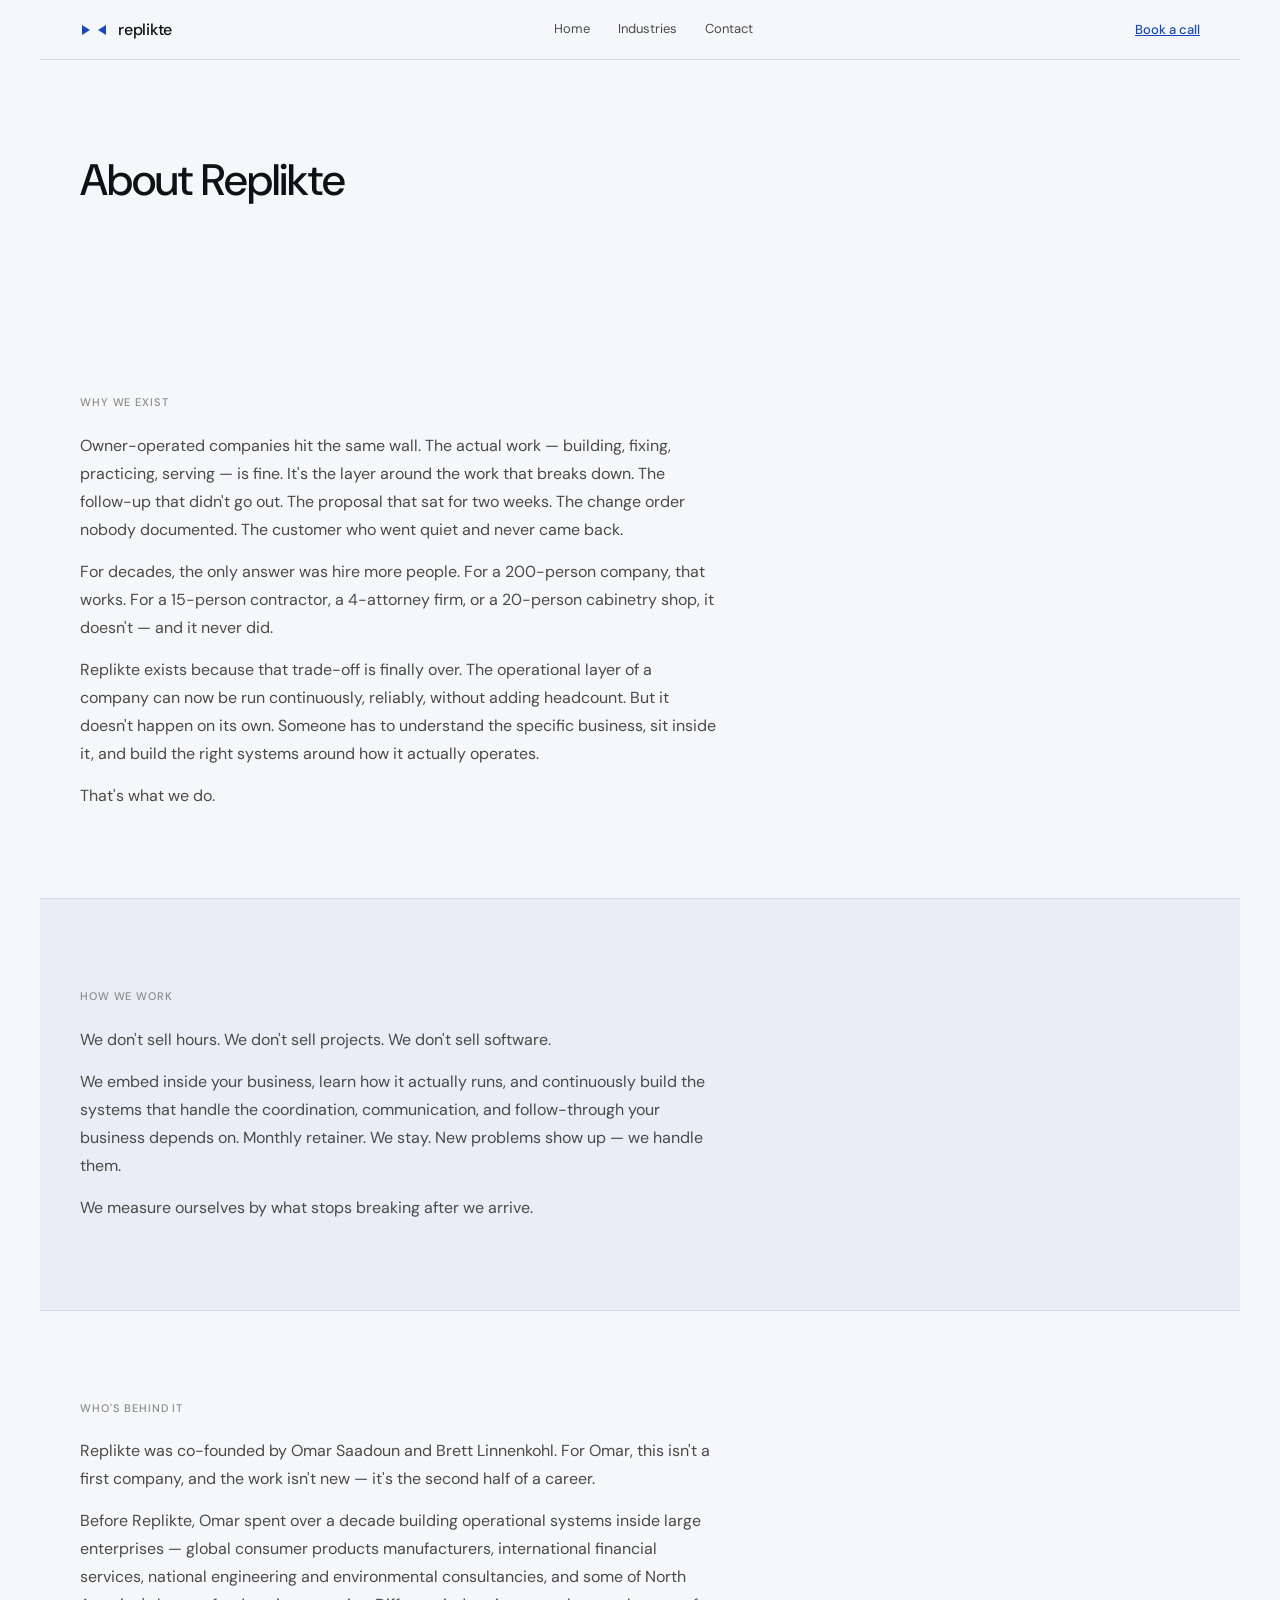
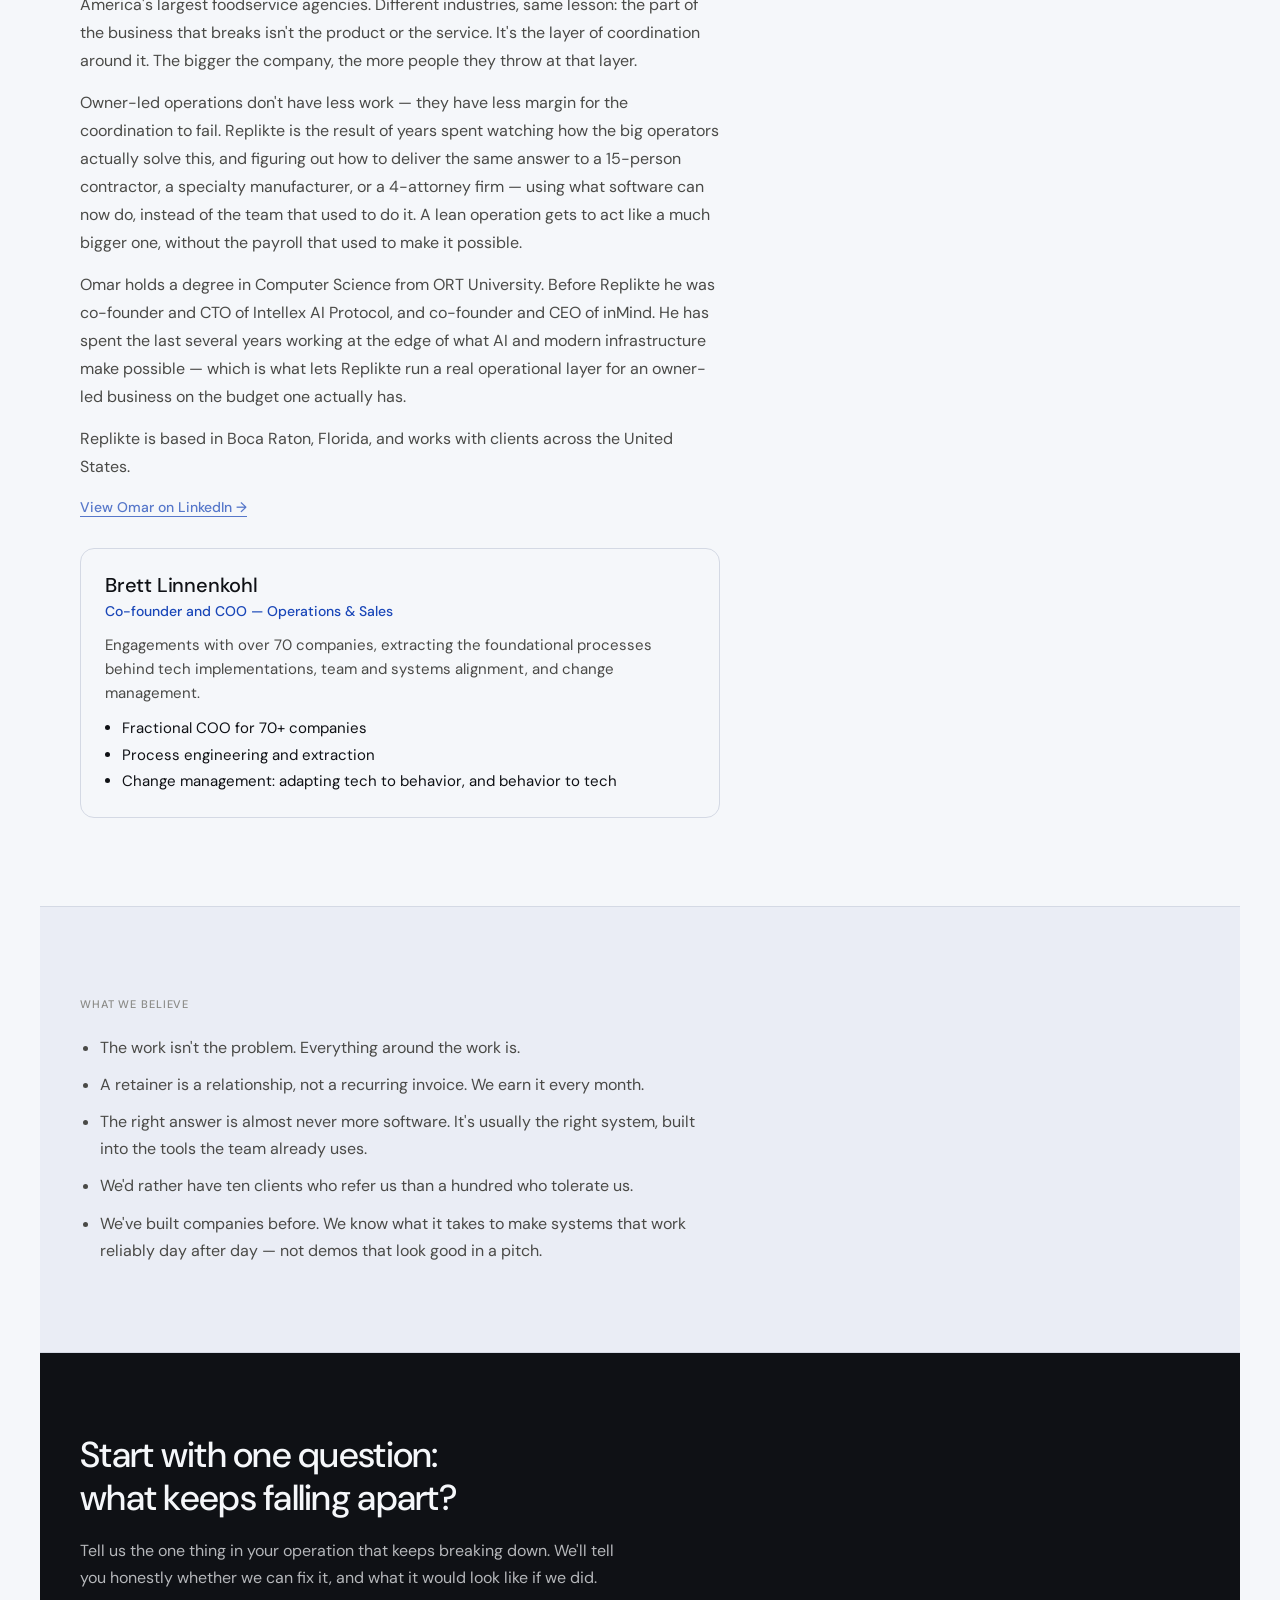
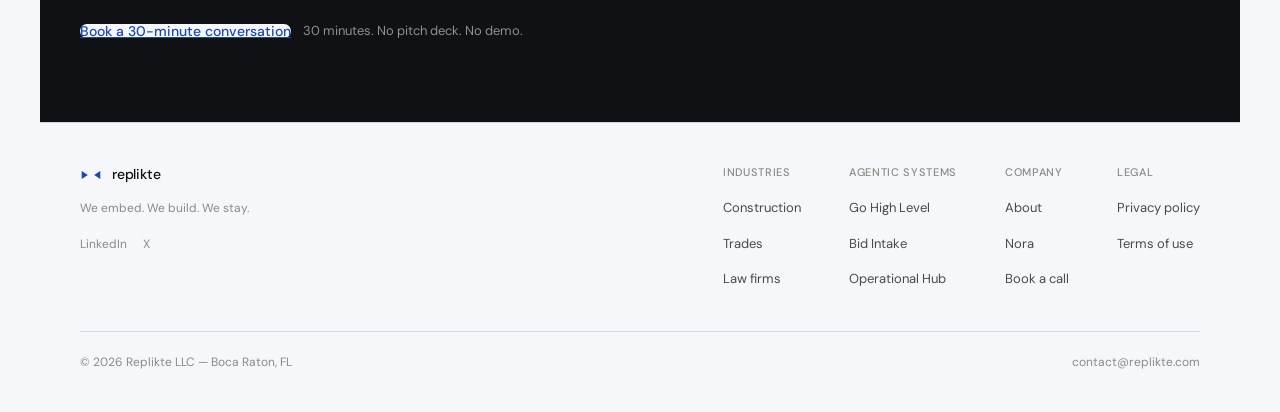
<file: about.html>
<!DOCTYPE html>
<html lang="en">
<head>
<!-- Google tag (gtag.js) -->
<script async src="https://www.googletagmanager.com/gtag/js?id=G-6N65DJDXRP"></script>
<script>
  window.dataLayer = window.dataLayer || [];
  function gtag(){dataLayer.push(arguments);}
  gtag('js', new Date());
  gtag('config', 'G-6N65DJDXRP');
</script>
<meta charset="UTF-8">
<meta name="viewport" content="width=device-width, initial-scale=1.0, viewport-fit=cover">
<meta name="description" content="Proposals going out late. Follow-ups falling through. Invoices forgotten. Customers who needed one more call. Replikte runs the operational layer of owner-operated companies — continuously, on monthly retainer.">
<meta name="robots" content="index, follow">
<meta name="author" content="Replikte LLC">
<title>About Replikte — replikte</title>
<link rel="canonical" href="https://replikte.com/about.html">
<link rel="icon" href="logos/favicon.svg" type="image/svg+xml">
<link rel="apple-touch-icon" href="logos/apple-touch-icon.png" sizes="180x180">
<link rel="manifest" href="site.webmanifest">
<meta name="theme-color" content="#F5F7FA">
<meta property="og:type" content="website">
<meta property="og:site_name" content="replikte">
<meta property="og:title" content="About Replikte — replikte">
<meta property="og:description" content="Proposals going out late. Follow-ups falling through. Invoices forgotten. Customers who needed one more call. Replikte runs the operational layer of owner-operated companies — continuously, on monthly retainer.">
<meta property="og:url" content="https://replikte.com/about.html">
<meta property="og:image" content="https://replikte.github.io/replikte-website/logos/apple-touch-icon.png">
<meta name="twitter:card" content="summary_large_image">
<meta name="twitter:title" content="About Replikte — replikte">
<meta name="twitter:description" content="Proposals going out late. Follow-ups falling through. Invoices forgotten. Customers who needed one more call. Replikte runs the operational layer of owner-operated companies — continuously, on monthly retainer.">
<meta name="twitter:image" content="https://replikte.github.io/replikte-website/logos/apple-touch-icon.png">
<link rel="stylesheet" href="style.css">
<link href="https://calendar.google.com/calendar/scheduling-button-script.css" rel="stylesheet">
<script type="application/ld+json">
{
  "@context": "https://schema.org",
  "@graph": [
    {
      "@type": "Organization",
      "@id": "https://replikte.github.io/replikte-website/#organization",
      "name": "Replikte LLC",
      "url": "https://replikte.github.io/replikte-website/",
      "email": "contact@replikte.com",
      "sameAs": ["https://www.linkedin.com/company/replikte", "https://x.com/ReplikteAI"]
    },
    {
      "@type": "WebSite",
      "@id": "https://replikte.github.io/replikte-website/#website",
      "url": "https://replikte.github.io/replikte-website/",
      "name": "replikte",
      "publisher": { "@id": "https://replikte.github.io/replikte-website/#organization" }
    },
    {
      "@type": "WebPage",
      "@id": "https://replikte.github.io/replikte-website/about.html#webpage",
      "url": "https://replikte.github.io/replikte-website/about.html",
      "name": "About Replikte — replikte",
      "isPartOf": { "@id": "https://replikte.github.io/replikte-website/#website" },
      "about": { "@id": "https://replikte.github.io/replikte-website/#organization" }
    }
  ]
}
</script>
</head>
<body>
<div class="site-wrap">
  <nav class="nav" aria-label="Primary">
    <a href="index.html" class="nav__logo">
      <svg width="28" height="18" viewBox="0 0 28 18" aria-hidden="true"><path d="M 2 4 L 2 14 L 10 9 Z" fill="var(--color-signal)"/><path d="M 26 4 L 26 14 L 18 9 Z" fill="var(--color-signal)"/></svg>
      <span>replikte</span>
    </a>
    <ul class="nav__links">
      <li><a href="index.html">Home</a></li>
      <li><a href="index.html#industries">Industries</a></li>
      <li><a href="#contact">Contact</a></li>
    </ul>
    <span class="nav__cta gcal-booking" data-label="Book a call"></span>
  </nav>

  <main>
    <header class="hero-page">
      <h1>About Replikte</h1>
    </header>

    <section class="section">
      <div class="section__narrow" style="max-width:640px">
        <p class="section-label">Why we exist</p>
        <p class="body-text">Owner-operated companies hit the same wall. The actual work — building, fixing, practicing, serving — is fine. It&apos;s the layer around the work that breaks down. The follow-up that didn&apos;t go out. The proposal that sat for two weeks. The change order nobody documented. The customer who went quiet and never came back.</p>
        <p class="body-text">For decades, the only answer was hire more people. For a 200-person company, that works. For a 15-person contractor, a 4-attorney firm, or a 20-person cabinetry shop, it doesn&apos;t — and it never did.</p>
        <p class="body-text">Replikte exists because that trade-off is finally over. The operational layer of a company can now be run continuously, reliably, without adding headcount. But it doesn&apos;t happen on its own. Someone has to understand the specific business, sit inside it, and build the right systems around how it actually operates.</p>
        <p class="body-text" style="margin-bottom:0">That&apos;s what we do.</p>
      </div>
    </section>

    <section class="section section--tinted">
      <div class="section__narrow" style="max-width:640px">
        <p class="section-label">How we work</p>
        <p class="body-text">We don&apos;t sell hours. We don&apos;t sell projects. We don&apos;t sell software.</p>
        <p class="body-text">We embed inside your business, learn how it actually runs, and continuously build the systems that handle the coordination, communication, and follow-through your business depends on. Monthly retainer. We stay. New problems show up — we handle them.</p>
        <p class="body-text" style="margin-bottom:0">We measure ourselves by what stops breaking after we arrive.</p>
      </div>
    </section>

    <section class="section">
      <div class="section__narrow" style="max-width:640px">
        <p class="section-label">Who&apos;s behind it</p>
        <p class="body-text">Replikte was co-founded by Omar Saadoun and Brett Linnenkohl. For Omar, this isn&apos;t a first company, and the work isn&apos;t new — it&apos;s the second half of a career.</p>
        <p class="body-text">Before Replikte, Omar spent over a decade building operational systems inside large enterprises — global consumer products manufacturers, international financial services, national engineering and environmental consultancies, and some of North America&apos;s largest foodservice agencies. Different industries, same lesson: the part of the business that breaks isn&apos;t the product or the service. It&apos;s the layer of coordination around it. The bigger the company, the more people they throw at that layer.</p>
        <p class="body-text">Owner-led operations don&apos;t have less work — they have less margin for the coordination to fail. Replikte is the result of years spent watching how the big operators actually solve this, and figuring out how to deliver the same answer to a 15-person contractor, a specialty manufacturer, or a 4-attorney firm — using what software can now do, instead of the team that used to do it. A lean operation gets to act like a much bigger one, without the payroll that used to make it possible.</p>
        <p class="body-text">Omar holds a degree in Computer Science from ORT University. Before Replikte he was co-founder and CTO of Intellex AI Protocol, and co-founder and CEO of inMind. He has spent the last several years working at the edge of what AI and modern infrastructure make possible — which is what lets Replikte run a real operational layer for an owner-led business on the budget one actually has.</p>
        <p class="body-text" style="margin-bottom:0">Replikte is based in Boca Raton, Florida, and works with clients across the United States.</p>
        <p class="body-text" style="margin-top:14px;margin-bottom:0;font-size:14px;opacity:0.72"><a href="https://www.linkedin.com/in/omarsaadoun/" target="_blank" rel="noopener noreferrer" style="font-weight:500;text-decoration:none;border-bottom:0.5px solid currentColor">View Omar on LinkedIn →</a></p>
        <article class="founder-card">
          <div class="founder-card__head">
            <h3 class="founder-card__name">Brett Linnenkohl</h3>
            <p class="founder-card__role">Co-founder and COO — Operations &amp; Sales</p>
          </div>
          <p class="founder-card__bio">Engagements with over 70 companies, extracting the foundational processes behind tech implementations, team and systems alignment, and change management.</p>
          <ul class="founder-card__list">
            <li>Fractional COO for 70+ companies</li>
            <li>Process engineering and extraction</li>
            <li>Change management: adapting tech to behavior, and behavior to tech</li>
          </ul>
        </article>
      </div>
    </section>

    <section class="section section--tinted">
      <div class="section__narrow" style="max-width:640px">
        <p class="section-label">What we believe</p>
        <ul class="body-text" style="margin:0;padding-left:1.25em;line-height:1.7">
          <li style="margin-bottom:10px">The work isn&apos;t the problem. Everything around the work is.</li>
          <li style="margin-bottom:10px">A retainer is a relationship, not a recurring invoice. We earn it every month.</li>
          <li style="margin-bottom:10px">The right answer is almost never more software. It&apos;s usually the right system, built into the tools the team already uses.</li>
          <li style="margin-bottom:10px">We&apos;d rather have ten clients who refer us than a hundred who tolerate us.</li>
          <li style="margin-bottom:0">We&apos;ve built companies before. We know what it takes to make systems that work reliably day after day — not demos that look good in a pitch.</li>
        </ul>
      </div>
    </section>

    <section class="final-band" id="contact">
      <h2>Start with one question:<br>what keeps falling apart?</h2>
      <p class="final-band__body">Tell us the one thing in your operation that keeps breaking down. We&apos;ll tell you honestly whether we can fix it, and what it would look like if we did.</p>
      <div class="final-band__row">
        <span class="btn btn--primary gcal-booking" data-label="Book a 30-minute conversation"></span>
        <span class="final-band__meta">30 minutes. No pitch deck. No demo.</span>
      </div>
    </section>
  </main>

  <footer class="footer">
    <div class="footer__top">
      <div>
        <div class="footer__brand-row">
          <svg width="22" height="14" viewBox="0 0 28 18" aria-hidden="true"><path d="M 2 4 L 2 14 L 10 9 Z" fill="var(--color-signal)"/><path d="M 26 4 L 26 14 L 18 9 Z" fill="var(--color-signal)"/></svg>
          <span class="footer__name">replikte</span>
        </div>
        <p class="footer__tag">We embed. We build. We stay.</p>
        <div class="footer__socials">
          <a href="https://www.linkedin.com/company/replikte" target="_blank" rel="noopener noreferrer">LinkedIn</a>
          <a href="https://x.com/ReplikteAI" target="_blank" rel="noopener noreferrer">X</a>
        </div>
      </div>
      <div class="footer__cols">
        <div class="footer__col">
          <p class="footer__col-title">Industries</p>
          <ul>
            <li><a href="construction.html">Construction</a></li>
            <li><a href="trades.html">Trades</a></li>
            <li><a href="law.html">Law firms</a></li>
          </ul>
        </div>
        <div class="footer__col">
          <p class="footer__col-title">Agentic Systems</p>
          <ul>
            <li><a href="ghl.html">Go High Level</a></li>
            <li><a href="bid-intake.html">Bid Intake</a></li>
            <li><a href="operational-hub.html">Operational Hub</a></li>
          </ul>
        </div>
        <div class="footer__col">
          <p class="footer__col-title">Company</p>
          <ul>
            <li><a href="about.html">About</a></li>
            <li><a href="nora.html">Nora</a></li>
            <li><span class="gcal-booking" data-label="Book a call"></span></li>
          </ul>
        </div>
        <div class="footer__col">
          <p class="footer__col-title">Legal</p>
          <ul>
            <li><a href="privacy.html">Privacy policy</a></li>
            <li><a href="terms.html">Terms of use</a></li>
          </ul>
        </div>
      </div>
    </div>
    <div class="footer__bottom">
      <p>© 2026 Replikte LLC — Boca Raton, FL</p>
      <a href="mailto:contact@replikte.com">contact@replikte.com</a>
    </div>
  </footer>
</div>
<script src="https://calendar.google.com/calendar/scheduling-button-script.js" async></script>
<script src="booking.js" defer></script>
</body>
</html>
</file>
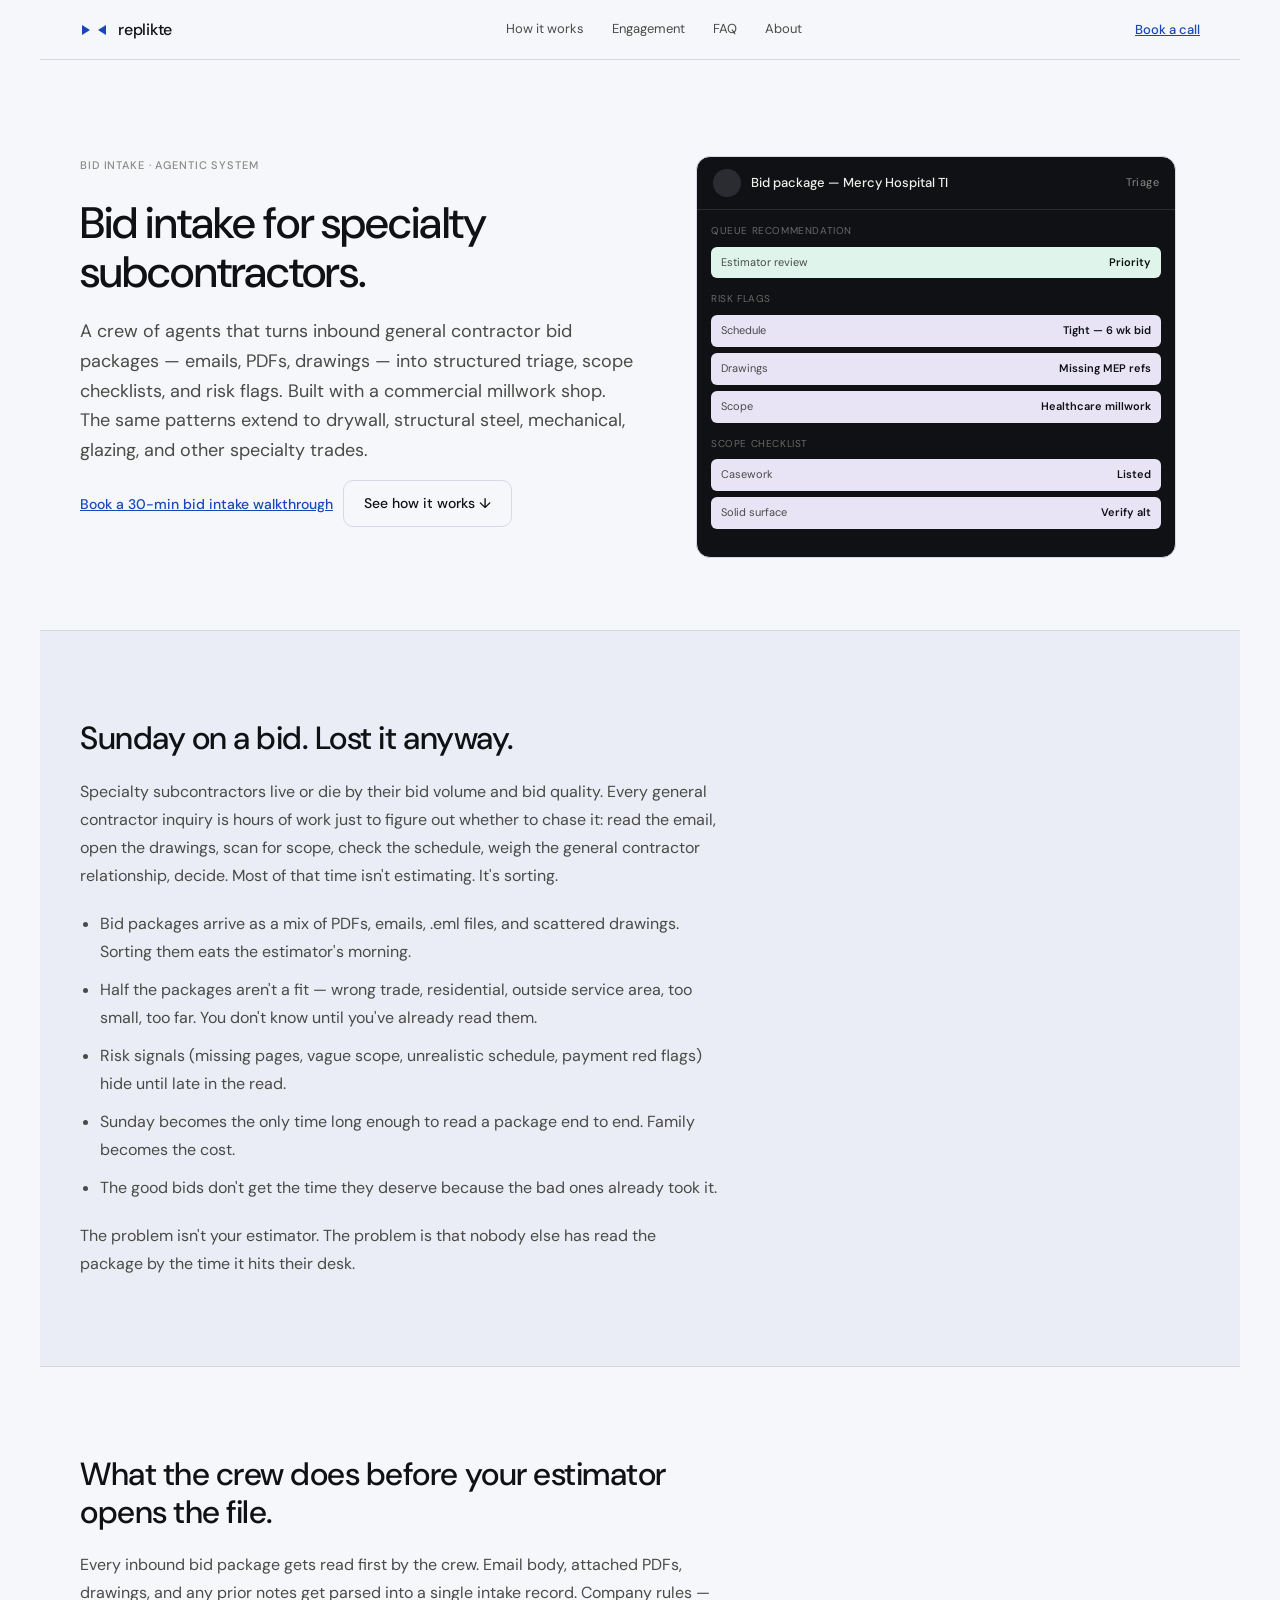
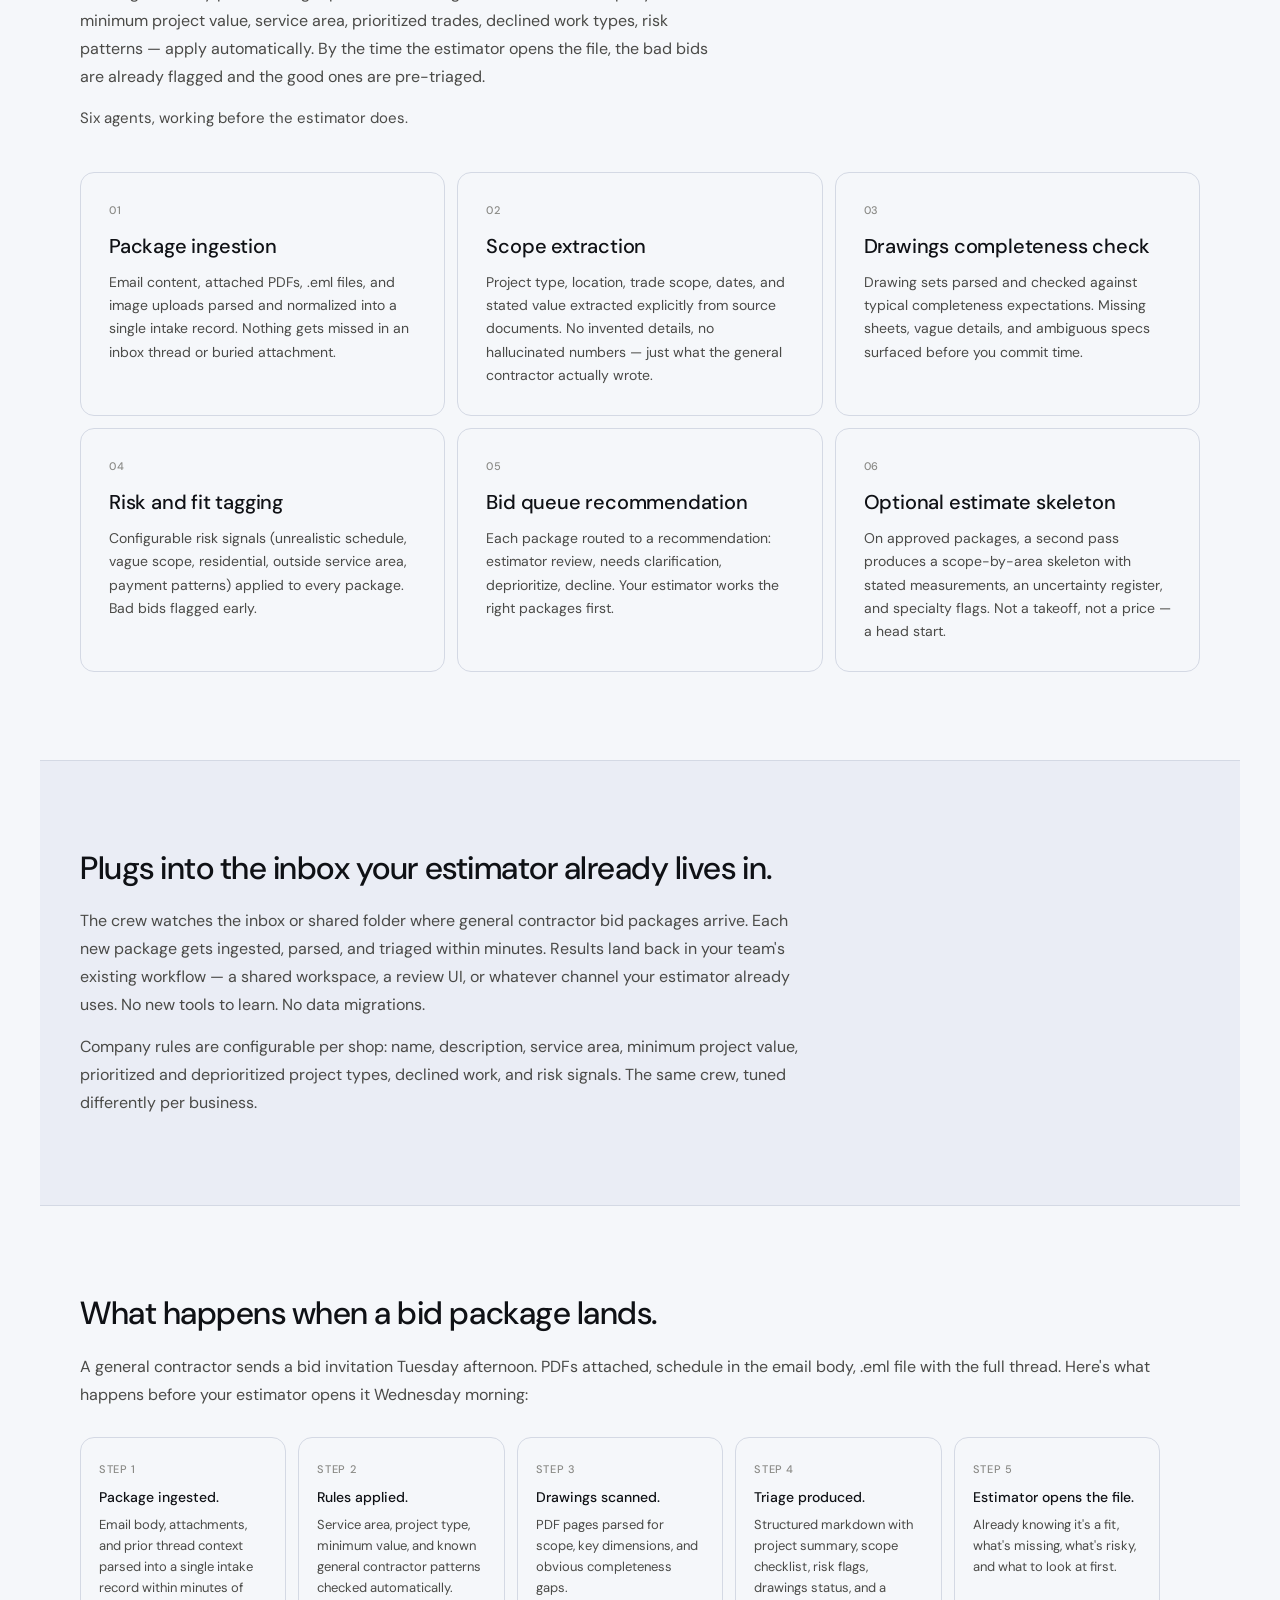
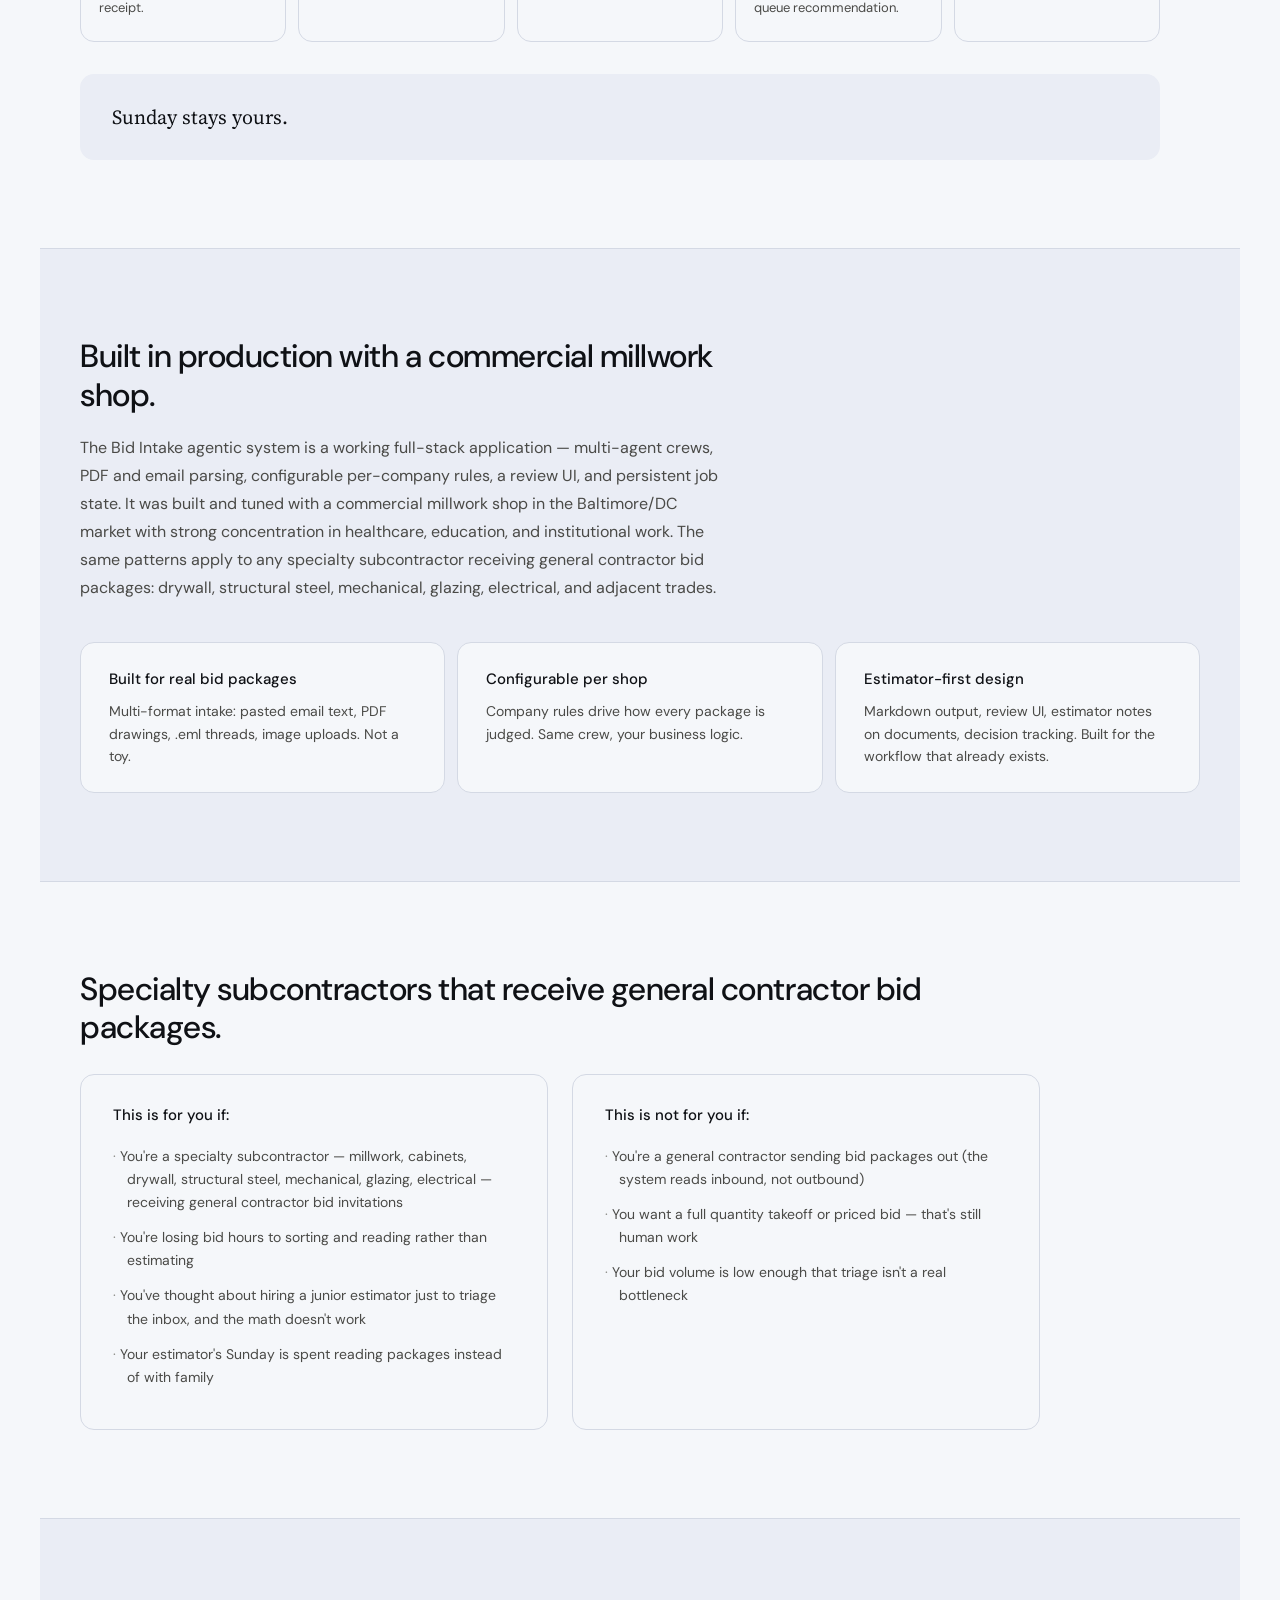
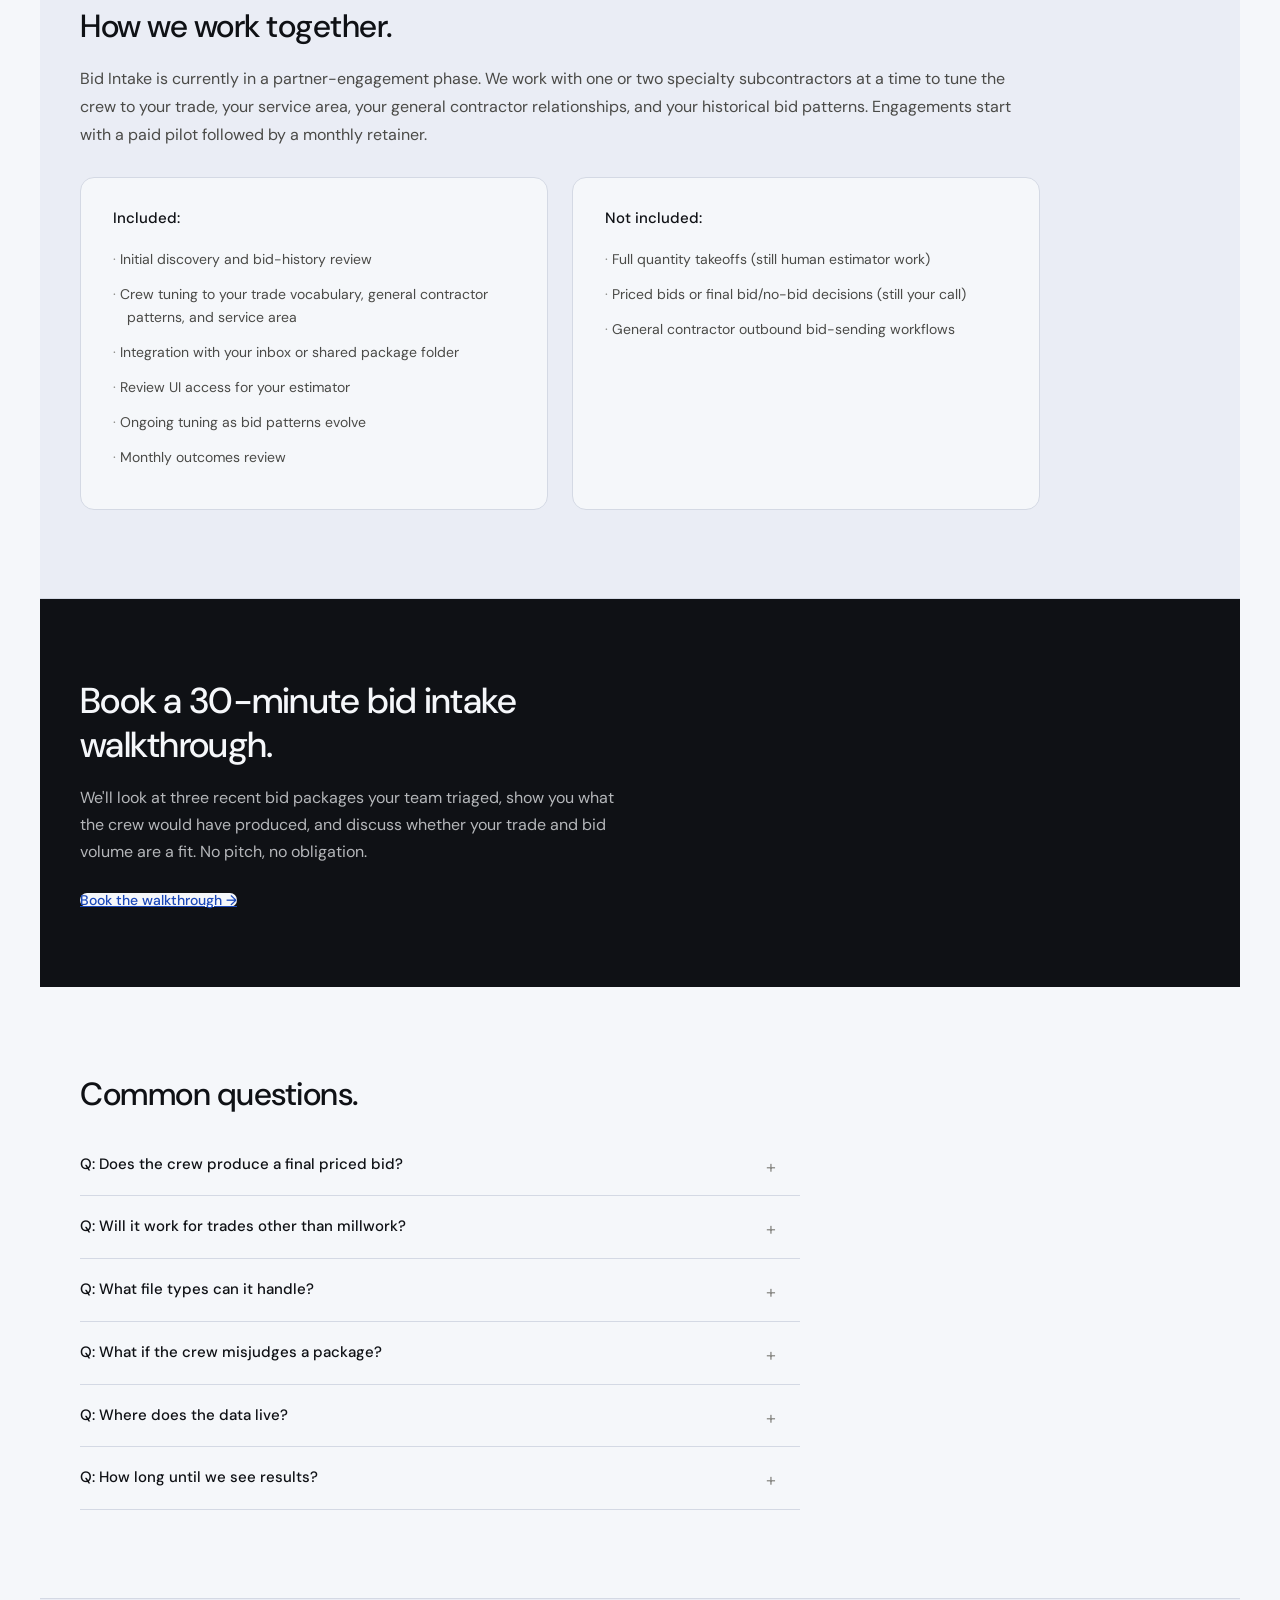
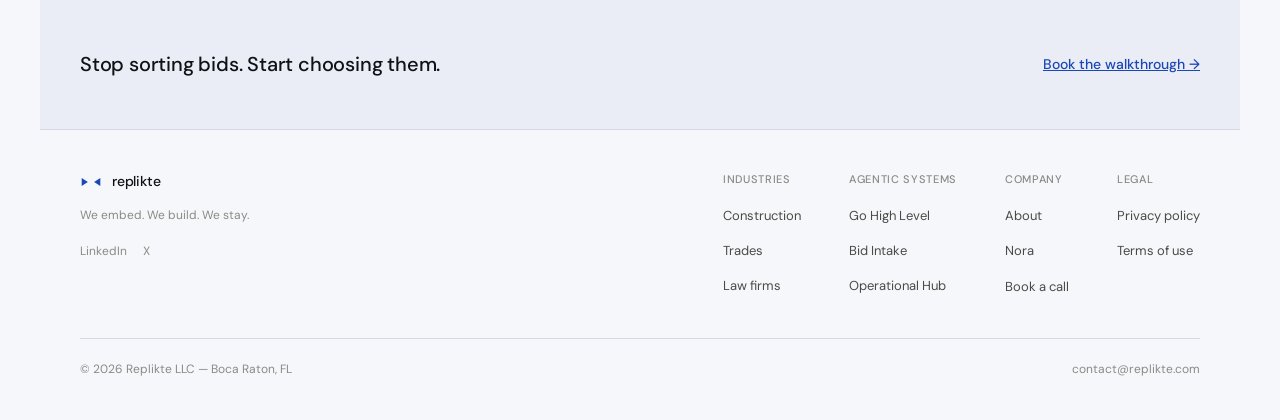
<file: bid-intake.html>
<!DOCTYPE html>
<html lang="en">
<head>
<!-- Google tag (gtag.js) -->
<script async src="https://www.googletagmanager.com/gtag/js?id=G-6N65DJDXRP"></script>
<script>
  window.dataLayer = window.dataLayer || [];
  function gtag(){dataLayer.push(arguments);}
  gtag('js', new Date());
  gtag('config', 'G-6N65DJDXRP');
</script>
<meta charset="UTF-8">
<meta name="viewport" content="width=device-width, initial-scale=1.0, viewport-fit=cover">
<!-- Primary SEO -->
<title>Bid Intake for Specialty Subcontractors | Replikte</title>
<meta name="description" content="An agentic system that triages incoming general contractor bid packages for specialty subcontractors. Emails, PDFs, and drawings come in. Structured triage, scope checklists, and risk flags come out. Built with a commercial millwork shop.">
<link rel="canonical" href="https://www.replikte.com/bid-intake.html">
<meta name="robots" content="index, follow, max-image-preview:large">
<meta name="author" content="Replikte LLC">
<link rel="icon" href="logos/favicon.svg" type="image/svg+xml">
<link rel="apple-touch-icon" href="logos/apple-touch-icon.png" sizes="180x180">
<link rel="manifest" href="site.webmanifest">
<meta name="theme-color" content="#F5F7FA">
<!-- Open Graph -->
<meta property="og:type" content="website">
<meta property="og:url" content="https://www.replikte.com/bid-intake.html">
<meta property="og:title" content="Bid Intake for Specialty Subcontractors | Replikte">
<meta property="og:description" content="An agentic system that triages incoming general contractor bid packages. Emails, PDFs, and drawings in. Structured triage, scope checklists, risk flags, and estimate skeletons out.">
<meta property="og:image" content="https://www.replikte.com/images/bid-intake/og-image.png">
<meta property="og:image:width" content="1200">
<meta property="og:image:height" content="630">
<meta property="og:site_name" content="Replikte">
<!-- Twitter Card -->
<meta name="twitter:card" content="summary_large_image">
<meta name="twitter:title" content="Bid Intake for Specialty Subcontractors | Replikte">
<meta name="twitter:description" content="An agentic system that triages incoming general contractor bid packages. Built with a commercial millwork shop; patterns extend to drywall, steel, mechanical, glazing.">
<meta name="twitter:image" content="https://www.replikte.com/images/bid-intake/og-image.png">
<link rel="stylesheet" href="style.css">
<link href="https://calendar.google.com/calendar/scheduling-button-script.css" rel="stylesheet">
<!-- JSON-LD Service schema -->
<script type="application/ld+json">
{
  "@context": "https://schema.org",
  "@type": "Service",
  "name": "Bid Intake Agentic System",
  "alternateName": "General Contractor Bid Package Triage for Subcontractors",
  "serviceType": "Agentic bid intake and pre-triage for specialty subcontractors",
  "provider": {
    "@type": "Organization",
    "name": "Replikte",
    "url": "https://www.replikte.com"
  },
  "description": "A crew of agents that ingests general contractor bid packages — emails, PDFs, and drawings — and produces structured triage, scope checklists, risk flags, and optional estimate skeletons. Built with a commercial millwork shop; patterns apply to adjacent specialty trades.",
  "areaServed": "Worldwide",
  "audience": {
    "@type": "BusinessAudience",
    "audienceType": "Commercial millwork, cabinet, drywall, structural steel, mechanical, glazing, and other specialty subcontractors that receive general contractor bid packages"
  }
}
</script>
</head>
<body>
<div class="site-wrap">
  <nav class="nav" aria-label="Primary">
    <a href="index.html" class="nav__logo">
      <svg width="28" height="18" viewBox="0 0 28 18" aria-hidden="true"><path d="M 2 4 L 2 14 L 10 9 Z" fill="var(--color-signal)"/><path d="M 26 4 L 26 14 L 18 9 Z" fill="var(--color-signal)"/></svg>
      <span>replikte</span>
    </a>
    <ul class="nav__links">
      <li><a href="#how-it-works">How it works</a></li>
      <li><a href="#engagement">Engagement</a></li>
      <li><a href="#faq">FAQ</a></li>
      <li><a href="about.html">About</a></li>
    </ul>
    <span class="nav__cta gcal-booking" data-label="Book a call"></span>
  </nav>

  <main>
    <header class="hero-page hero-page--ghl">
      <div class="hero-page__copy">
        <p class="hero-eyebrow">Bid Intake · Agentic System</p>
        <h1>Bid intake for specialty subcontractors.</h1>
        <p class="hero-lead">A crew of agents that turns inbound general contractor bid packages — emails, PDFs, drawings — into structured triage, scope checklists, and risk flags. Built with a commercial millwork shop. The same patterns extend to drywall, structural steel, mechanical, glazing, and other specialty trades.</p>
        <div class="hero-ctas">
          <span class="btn btn--primary gcal-booking" data-label="Book a 30-min bid intake walkthrough"></span>
          <a class="btn btn--secondary" href="#how-it-works">See how it works ↓</a>
        </div>
      </div>
      <div class="hero-page__visual">
        <div class="ghl-mockup" role="img" aria-label="Bid intake triage summary showing project fit, risk flags, drawings status, and estimator review recommendation">
          <div class="ghl-mockup__bar">
            <span class="ghl-mockup__avatar" aria-hidden="true"></span>
            <span class="ghl-mockup__contact">Bid package — Mercy Hospital TI</span>
            <span class="ghl-mockup__badge">Triage</span>
          </div>
          <div class="ghl-mockup__body" style="grid-template-columns:1fr">
            <div class="ghl-mockup__left">
              <p class="ghl-mockup__label">Queue recommendation</p>
              <ul class="ghl-mockup__chips ghl-mockup__chips--tasks">
                <li><span>Estimator review</span><strong>Priority</strong></li>
              </ul>
              <p class="ghl-mockup__label">Risk flags</p>
              <ul class="ghl-mockup__chips ghl-mockup__chips--fields">
                <li><span>Schedule</span><strong>Tight — 6 wk bid</strong></li>
                <li><span>Drawings</span><strong>Missing MEP refs</strong></li>
                <li><span>Scope</span><strong>Healthcare millwork</strong></li>
              </ul>
              <p class="ghl-mockup__label">Scope checklist</p>
              <ul class="ghl-mockup__chips ghl-mockup__chips--fields">
                <li><span>Casework</span><strong>Listed</strong></li>
                <li><span>Solid surface</span><strong>Verify alt</strong></li>
              </ul>
            </div>
          </div>
        </div>
      </div>
    </header>

    <section class="section section--tinted">
      <div class="section__narrow" style="max-width:640px">
        <h2 class="section-heading">Sunday on a bid. Lost it anyway.</h2>
        <p class="body-text">Specialty subcontractors live or die by their bid volume and bid quality. Every general contractor inquiry is hours of work just to figure out whether to chase it: read the email, open the drawings, scan for scope, check the schedule, weigh the general contractor relationship, decide. Most of that time isn&apos;t estimating. It&apos;s sorting.</p>
        <ul class="ghl-bullet-list">
          <li>Bid packages arrive as a mix of PDFs, emails, .eml files, and scattered drawings. Sorting them eats the estimator&apos;s morning.</li>
          <li>Half the packages aren&apos;t a fit — wrong trade, residential, outside service area, too small, too far. You don&apos;t know until you&apos;ve already read them.</li>
          <li>Risk signals (missing pages, vague scope, unrealistic schedule, payment red flags) hide until late in the read.</li>
          <li>Sunday becomes the only time long enough to read a package end to end. Family becomes the cost.</li>
          <li>The good bids don&apos;t get the time they deserve because the bad ones already took it.</li>
        </ul>
        <p class="body-text" style="margin-bottom:0">The problem isn&apos;t your estimator. The problem is that nobody else has read the package by the time it hits their desk.</p>
      </div>
    </section>

    <section class="section">
      <div class="section__intro--wide">
        <h2 class="section-heading">What the crew does before your estimator opens the file.</h2>
        <p class="body-text" style="max-width:640px">Every inbound bid package gets read first by the crew. Email body, attached PDFs, drawings, and any prior notes get parsed into a single intake record. Company rules — minimum project value, service area, prioritized trades, declined work types, risk patterns — apply automatically. By the time the estimator opens the file, the bad bids are already flagged and the good ones are pre-triaged.</p>
        <p class="body-text body-text--sm" style="max-width:640px;margin-bottom:0">Six agents, working before the estimator does.</p>
      </div>
      <div class="ghl-cap-grid">
        <article class="ghl-cap-card">
          <p class="industry-card__tag">01</p>
          <h3 class="industry-card__title">Package ingestion</h3>
          <p class="industry-card__body">Email content, attached PDFs, .eml files, and image uploads parsed and normalized into a single intake record. Nothing gets missed in an inbox thread or buried attachment.</p>
        </article>
        <article class="ghl-cap-card">
          <p class="industry-card__tag">02</p>
          <h3 class="industry-card__title">Scope extraction</h3>
          <p class="industry-card__body">Project type, location, trade scope, dates, and stated value extracted explicitly from source documents. No invented details, no hallucinated numbers — just what the general contractor actually wrote.</p>
        </article>
        <article class="ghl-cap-card">
          <p class="industry-card__tag">03</p>
          <h3 class="industry-card__title">Drawings completeness check</h3>
          <p class="industry-card__body">Drawing sets parsed and checked against typical completeness expectations. Missing sheets, vague details, and ambiguous specs surfaced before you commit time.</p>
        </article>
        <article class="ghl-cap-card">
          <p class="industry-card__tag">04</p>
          <h3 class="industry-card__title">Risk and fit tagging</h3>
          <p class="industry-card__body">Configurable risk signals (unrealistic schedule, vague scope, residential, outside service area, payment patterns) applied to every package. Bad bids flagged early.</p>
        </article>
        <article class="ghl-cap-card">
          <p class="industry-card__tag">05</p>
          <h3 class="industry-card__title">Bid queue recommendation</h3>
          <p class="industry-card__body">Each package routed to a recommendation: estimator review, needs clarification, deprioritize, decline. Your estimator works the right packages first.</p>
        </article>
        <article class="ghl-cap-card">
          <p class="industry-card__tag">06</p>
          <h3 class="industry-card__title">Optional estimate skeleton</h3>
          <p class="industry-card__body">On approved packages, a second pass produces a scope-by-area skeleton with stated measurements, an uncertainty register, and specialty flags. Not a takeoff, not a price — a head start.</p>
        </article>
      </div>
    </section>

    <section class="section section--tinted" id="how-it-works">
      <div class="section__narrow" style="max-width:720px">
        <h2 class="section-heading">Plugs into the inbox your estimator already lives in.</h2>
        <p class="body-text">The crew watches the inbox or shared folder where general contractor bid packages arrive. Each new package gets ingested, parsed, and triaged within minutes. Results land back in your team&apos;s existing workflow — a shared workspace, a review UI, or whatever channel your estimator already uses. No new tools to learn. No data migrations.</p>
        <p class="body-text" style="margin-bottom:0">Company rules are configurable per shop: name, description, service area, minimum project value, prioritized and deprioritized project types, declined work, and risk signals. The same crew, tuned differently per business.</p>
      </div>
    </section>

    <section class="section">
      <div class="section__narrow" style="max-width:1080px">
        <h2 class="section-heading">What happens when a bid package lands.</h2>
        <p class="body-text">A general contractor sends a bid invitation Tuesday afternoon. PDFs attached, schedule in the email body, .eml file with the full thread. Here&apos;s what happens before your estimator opens it Wednesday morning:</p>
        <ol class="ghl-steps ghl-steps--detail">
          <li>
            <span class="ghl-steps__num">Step 1</span>
            <p class="ghl-steps__title">Package ingested.</p>
            <p class="ghl-steps__body">Email body, attachments, and prior thread context parsed into a single intake record within minutes of receipt.</p>
          </li>
          <li>
            <span class="ghl-steps__num">Step 2</span>
            <p class="ghl-steps__title">Rules applied.</p>
            <p class="ghl-steps__body">Service area, project type, minimum value, and known general contractor patterns checked automatically.</p>
          </li>
          <li>
            <span class="ghl-steps__num">Step 3</span>
            <p class="ghl-steps__title">Drawings scanned.</p>
            <p class="ghl-steps__body">PDF pages parsed for scope, key dimensions, and obvious completeness gaps.</p>
          </li>
          <li>
            <span class="ghl-steps__num">Step 4</span>
            <p class="ghl-steps__title">Triage produced.</p>
            <p class="ghl-steps__body">Structured markdown with project summary, scope checklist, risk flags, drawings status, and a queue recommendation.</p>
          </li>
          <li>
            <span class="ghl-steps__num">Step 5</span>
            <p class="ghl-steps__title">Estimator opens the file.</p>
            <p class="ghl-steps__body">Already knowing it&apos;s a fit, what&apos;s missing, what&apos;s risky, and what to look at first.</p>
          </li>
        </ol>
        <p class="ghl-pullquote">Sunday stays yours.</p>
      </div>
    </section>

    <section class="section section--tinted">
      <div class="section__intro--wide">
        <h2 class="section-heading">Built in production with a commercial millwork shop.</h2>
        <p class="body-text" style="max-width:720px">The Bid Intake agentic system is a working full-stack application — multi-agent crews, PDF and email parsing, configurable per-company rules, a review UI, and persistent job state. It was built and tuned with a commercial millwork shop in the Baltimore/DC market with strong concentration in healthcare, education, and institutional work. The same patterns apply to any specialty subcontractor receiving general contractor bid packages: drywall, structural steel, mechanical, glazing, electrical, and adjacent trades.</p>
      </div>
      <div class="ghl-proof-grid">
        <article class="ghl-proof-card">
          <p class="ghl-proof-card__name">Built for real bid packages</p>
          <p class="ghl-proof-card__desc">Multi-format intake: pasted email text, PDF drawings, .eml threads, image uploads. Not a toy.</p>
        </article>
        <article class="ghl-proof-card">
          <p class="ghl-proof-card__name">Configurable per shop</p>
          <p class="ghl-proof-card__desc">Company rules drive how every package is judged. Same crew, your business logic.</p>
        </article>
        <article class="ghl-proof-card">
          <p class="ghl-proof-card__name">Estimator-first design</p>
          <p class="ghl-proof-card__desc">Markdown output, review UI, estimator notes on documents, decision tracking. Built for the workflow that already exists.</p>
        </article>
      </div>
    </section>

    <section class="section">
      <div class="section__narrow" style="max-width:960px">
        <h2 class="section-heading">Specialty subcontractors that receive general contractor bid packages.</h2>
        <div class="ghl-two-col">
          <div class="ghl-two-col__panel">
            <h3>This is for you if:</h3>
            <ul>
              <li>You&apos;re a specialty subcontractor — millwork, cabinets, drywall, structural steel, mechanical, glazing, electrical — receiving general contractor bid invitations</li>
              <li>You&apos;re losing bid hours to sorting and reading rather than estimating</li>
              <li>You&apos;ve thought about hiring a junior estimator just to triage the inbox, and the math doesn&apos;t work</li>
              <li>Your estimator&apos;s Sunday is spent reading packages instead of with family</li>
            </ul>
          </div>
          <div class="ghl-two-col__panel">
            <h3>This is not for you if:</h3>
            <ul>
              <li>You&apos;re a general contractor sending bid packages out (the system reads inbound, not outbound)</li>
              <li>You want a full quantity takeoff or priced bid — that&apos;s still human work</li>
              <li>Your bid volume is low enough that triage isn&apos;t a real bottleneck</li>
            </ul>
          </div>
        </div>
      </div>
    </section>

    <section class="section section--tinted" id="engagement">
      <div class="section__narrow" style="max-width:960px">
        <h2 class="section-heading">How we work together.</h2>
        <p class="body-text">Bid Intake is currently in a partner-engagement phase. We work with one or two specialty subcontractors at a time to tune the crew to your trade, your service area, your general contractor relationships, and your historical bid patterns. Engagements start with a paid pilot followed by a monthly retainer.</p>
        <div class="ghl-two-col">
          <div class="ghl-two-col__panel">
            <h3>Included:</h3>
            <ul>
              <li>Initial discovery and bid-history review</li>
              <li>Crew tuning to your trade vocabulary, general contractor patterns, and service area</li>
              <li>Integration with your inbox or shared package folder</li>
              <li>Review UI access for your estimator</li>
              <li>Ongoing tuning as bid patterns evolve</li>
              <li>Monthly outcomes review</li>
            </ul>
          </div>
          <div class="ghl-two-col__panel">
            <h3>Not included:</h3>
            <ul>
              <li>Full quantity takeoffs (still human estimator work)</li>
              <li>Priced bids or final bid/no-bid decisions (still your call)</li>
              <li>General contractor outbound bid-sending workflows</li>
            </ul>
          </div>
        </div>
      </div>
    </section>

    <section class="final-band">
      <h2>Book a 30-minute bid intake walkthrough.</h2>
      <p class="final-band__body">We&apos;ll look at three recent bid packages your team triaged, show you what the crew would have produced, and discuss whether your trade and bid volume are a fit. No pitch, no obligation.</p>
      <div class="final-band__row">
        <span class="btn btn--primary gcal-booking" data-label="Book the walkthrough →"></span>
      </div>
    </section>

    <section class="section" id="faq">
      <div class="section__narrow" style="max-width:720px">
        <h2 class="section-heading">Common questions.</h2>
        <div class="ghl-faq">
          <details class="ghl-faq__item">
            <summary>Q: Does the crew produce a final priced bid?</summary>
            <div class="ghl-faq__answer">
              <p style="margin:0">A: No. The crew handles triage and an optional scope skeleton — what&apos;s in the package, what&apos;s missing, what&apos;s risky, what&apos;s worth chasing. Pricing, quantity takeoffs, and the final bid number stay with your estimator. The crew gives them a head start, not a replacement.</p>
            </div>
          </details>
          <details class="ghl-faq__item">
            <summary>Q: Will it work for trades other than millwork?</summary>
            <div class="ghl-faq__answer">
              <p style="margin:0">A: The crew was built and tuned with a commercial millwork shop, but the architecture is configurable per shop. Rules, project types, vocabulary, and risk signals adjust per trade. We&apos;ve designed it to extend cleanly to drywall, structural steel, mechanical, glazing, and adjacent specialty trades. The first 2-4 weeks of any new-trade engagement is tuning the crew to that trade&apos;s specifics.</p>
            </div>
          </details>
          <details class="ghl-faq__item">
            <summary>Q: What file types can it handle?</summary>
            <div class="ghl-faq__answer">
              <p style="margin:0">A: PDF drawings, .eml email files, pasted email text, image uploads, and inline email bodies with attachments. If you receive packages in a format we haven&apos;t seen yet, we&apos;ll add support.</p>
            </div>
          </details>
          <details class="ghl-faq__item">
            <summary>Q: What if the crew misjudges a package?</summary>
            <div class="ghl-faq__answer">
              <p style="margin:0">A: Every triage output is a recommendation, not a decision. Your estimator opens every flagged package and confirms or overrides the recommendation. The crew gets better as you log decisions — over time it learns your business&apos;s actual judgment patterns.</p>
            </div>
          </details>
          <details class="ghl-faq__item">
            <summary>Q: Where does the data live?</summary>
            <div class="ghl-faq__answer">
              <p style="margin:0">A: On infrastructure we operate, with per-customer isolation and encrypted credentials. Bid package contents are not used to train shared models and are not visible across customers.</p>
            </div>
          </details>
          <details class="ghl-faq__item">
            <summary>Q: How long until we see results?</summary>
            <div class="ghl-faq__answer">
              <p style="margin:0">A: First triage outputs on real bid packages typically come within 2 weeks of kickoff. Crew tuning continues for 4-8 weeks as your estimator feeds back on which calls were right and which weren&apos;t.</p>
            </div>
          </details>
        </div>
      </div>
    </section>
  </main>

  <section class="ghl-pre-footer" aria-label="Book a bid intake walkthrough">
    <p>Stop sorting bids. Start choosing them.</p>
    <span class="btn btn--primary gcal-booking" data-label="Book the walkthrough →"></span>
  </section>

  <footer class="footer">
    <div class="footer__top">
      <div>
        <div class="footer__brand-row">
          <svg width="22" height="14" viewBox="0 0 28 18" aria-hidden="true"><path d="M 2 4 L 2 14 L 10 9 Z" fill="var(--color-signal)"/><path d="M 26 4 L 26 14 L 18 9 Z" fill="var(--color-signal)"/></svg>
          <span class="footer__name">replikte</span>
        </div>
        <p class="footer__tag">We embed. We build. We stay.</p>
        <div class="footer__socials">
          <a href="https://www.linkedin.com/company/replikte" target="_blank" rel="noopener noreferrer">LinkedIn</a>
          <a href="https://x.com/ReplikteAI" target="_blank" rel="noopener noreferrer">X</a>
        </div>
      </div>
      <div class="footer__cols">
        <div class="footer__col">
          <p class="footer__col-title">Industries</p>
          <ul>
            <li><a href="construction.html">Construction</a></li>
            <li><a href="trades.html">Trades</a></li>
            <li><a href="law.html">Law firms</a></li>
          </ul>
        </div>
        <div class="footer__col">
          <p class="footer__col-title">Agentic Systems</p>
          <ul>
            <li><a href="ghl.html">Go High Level</a></li>
            <li><a href="bid-intake.html">Bid Intake</a></li>
            <li><a href="operational-hub.html">Operational Hub</a></li>
          </ul>
        </div>
        <div class="footer__col">
          <p class="footer__col-title">Company</p>
          <ul>
            <li><a href="about.html">About</a></li>
            <li><a href="nora.html">Nora</a></li>
            <li><span class="gcal-booking" data-label="Book a call"></span></li>
          </ul>
        </div>
        <div class="footer__col">
          <p class="footer__col-title">Legal</p>
          <ul>
            <li><a href="privacy.html">Privacy policy</a></li>
            <li><a href="terms.html">Terms of use</a></li>
          </ul>
        </div>
      </div>
    </div>
    <div class="footer__bottom">
      <p>© 2026 Replikte LLC — Boca Raton, FL</p>
      <a href="mailto:contact@replikte.com">contact@replikte.com</a>
    </div>
  </footer>
</div>
<script src="https://calendar.google.com/calendar/scheduling-button-script.js" async></script>
<script src="booking.js" defer></script>
</body>
</html>
</file>
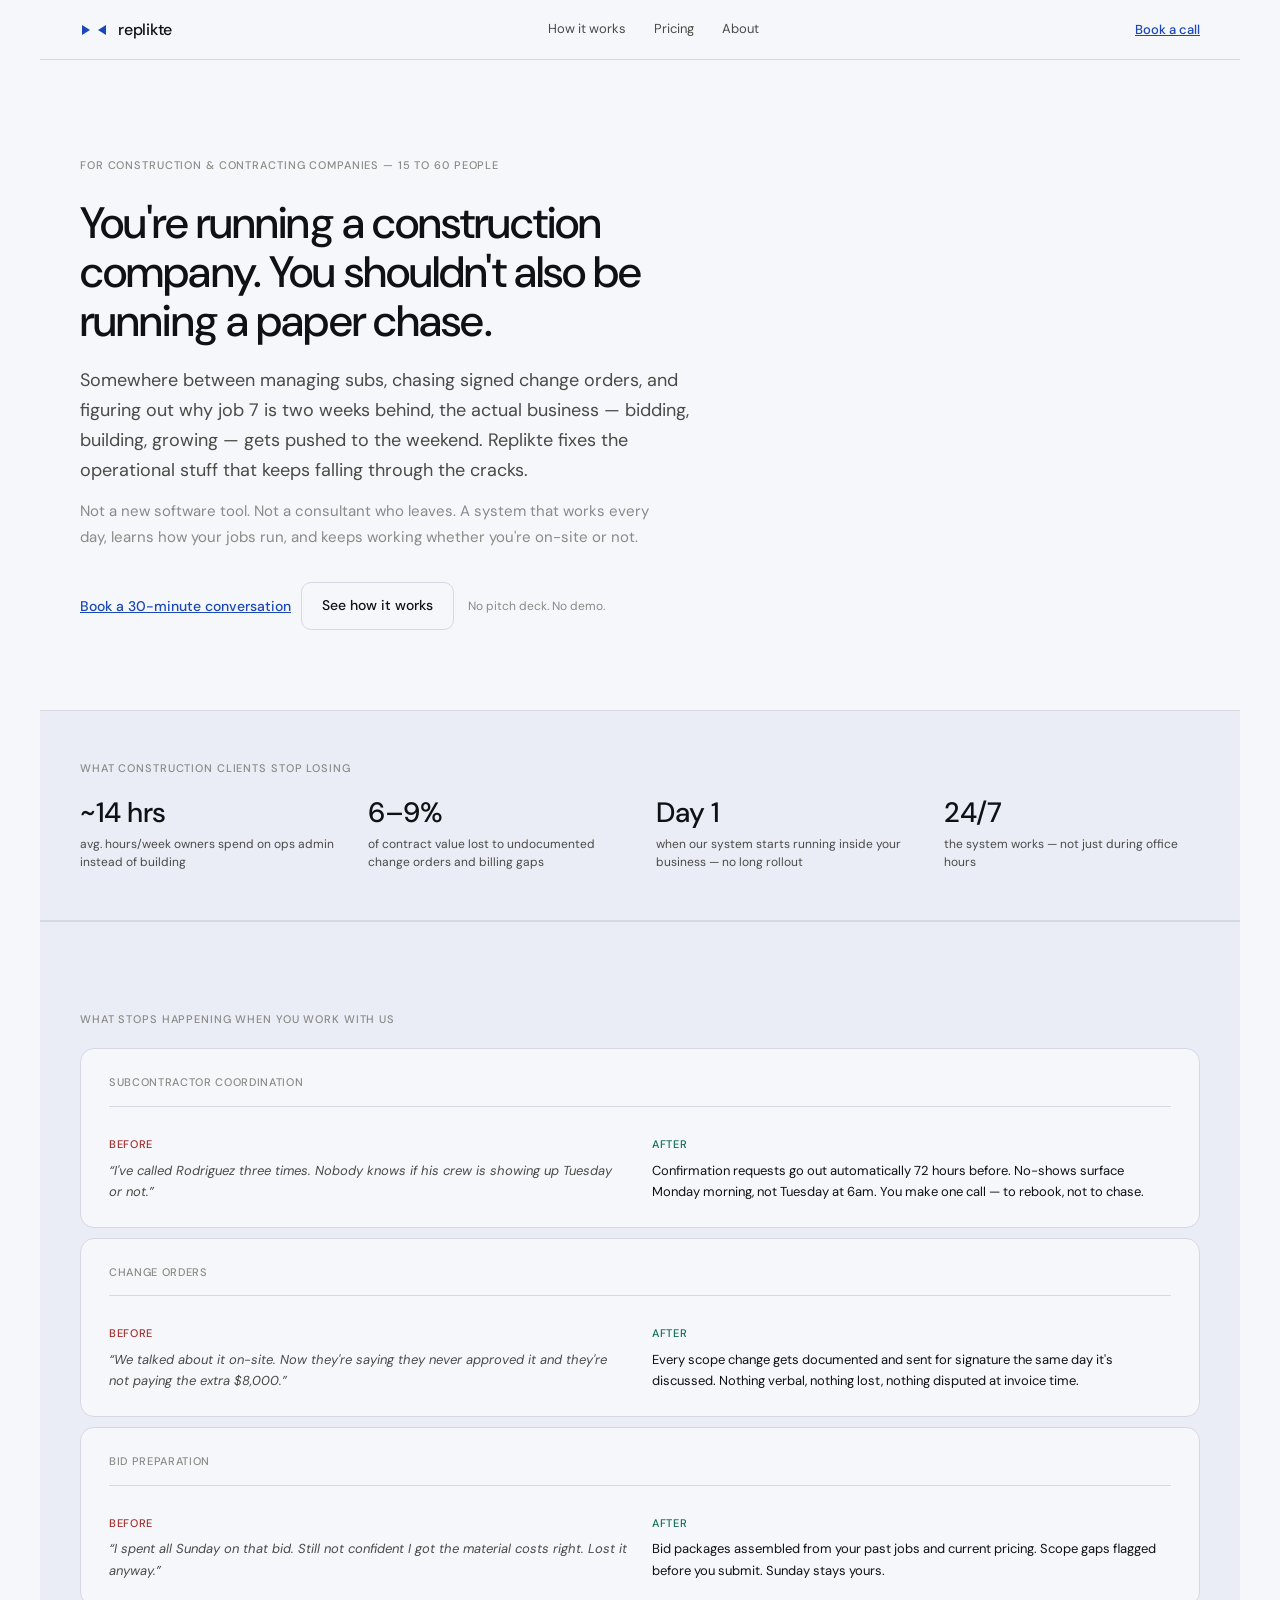
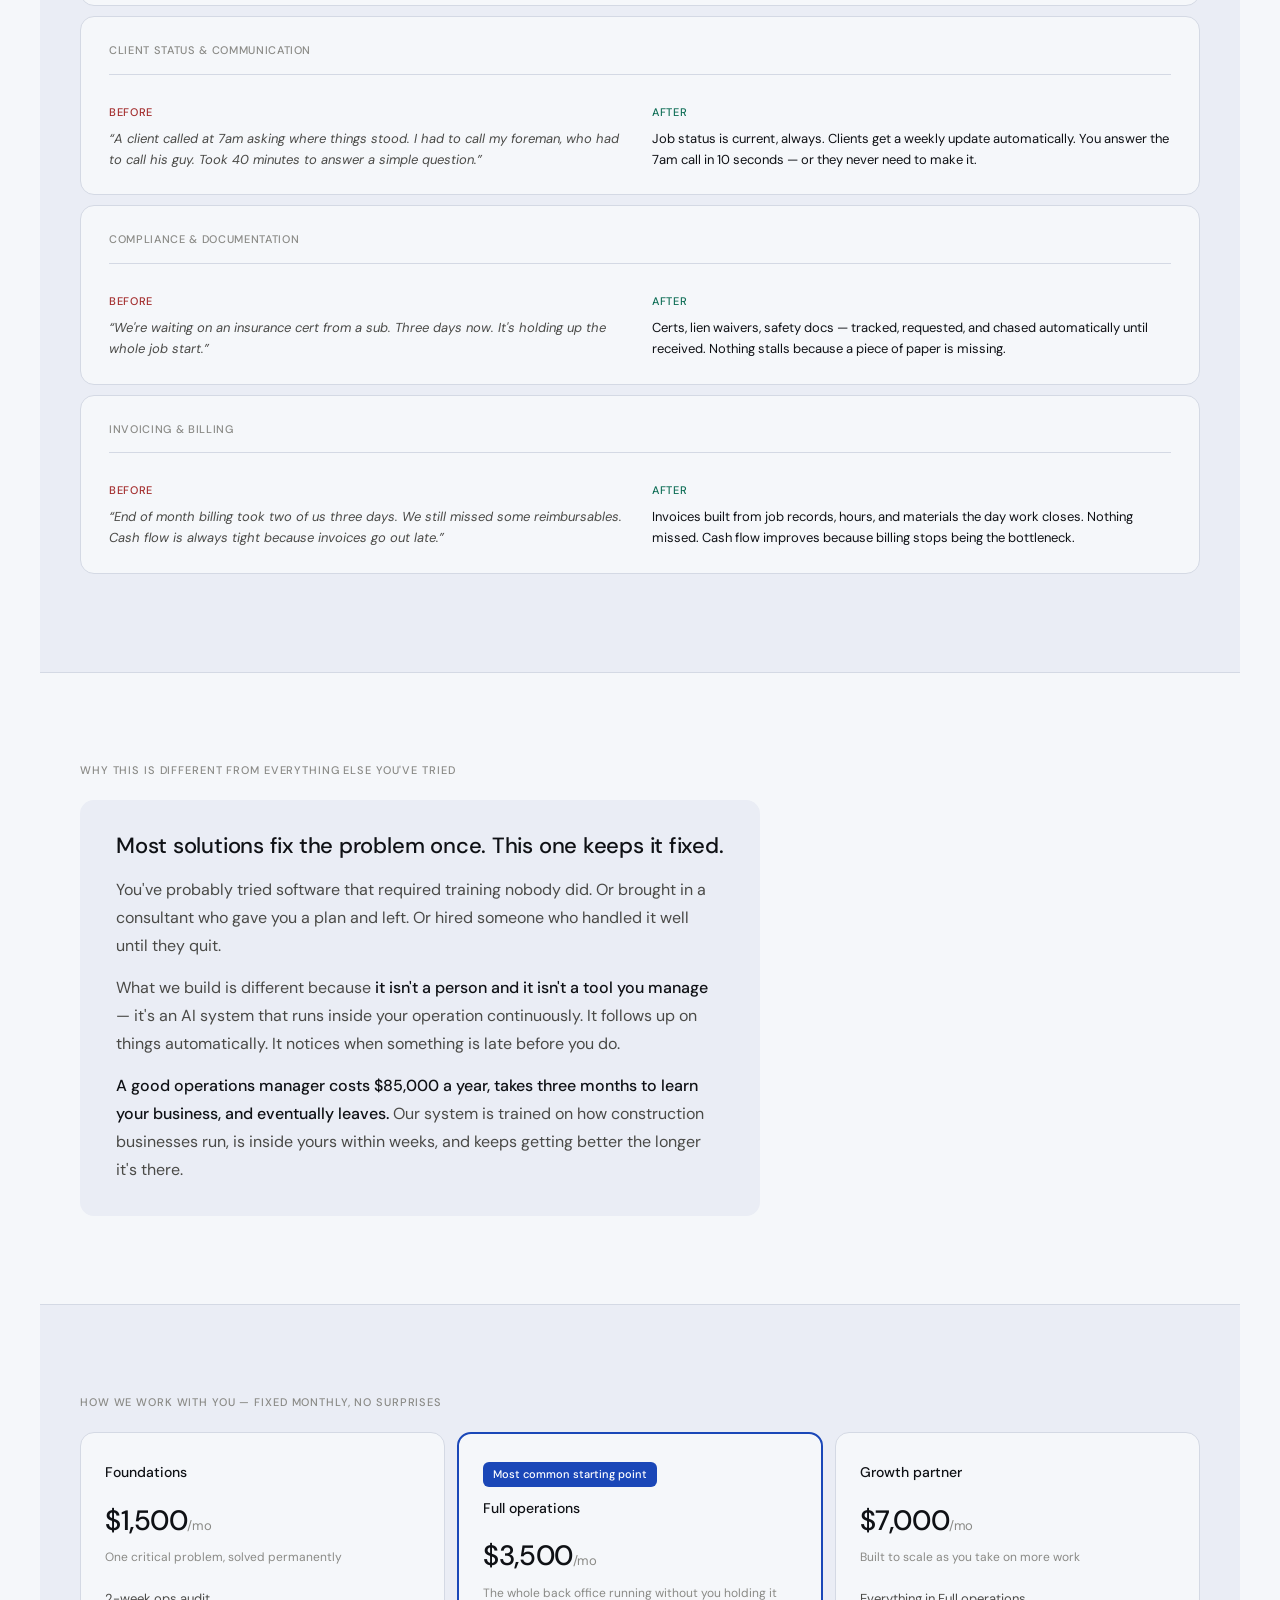
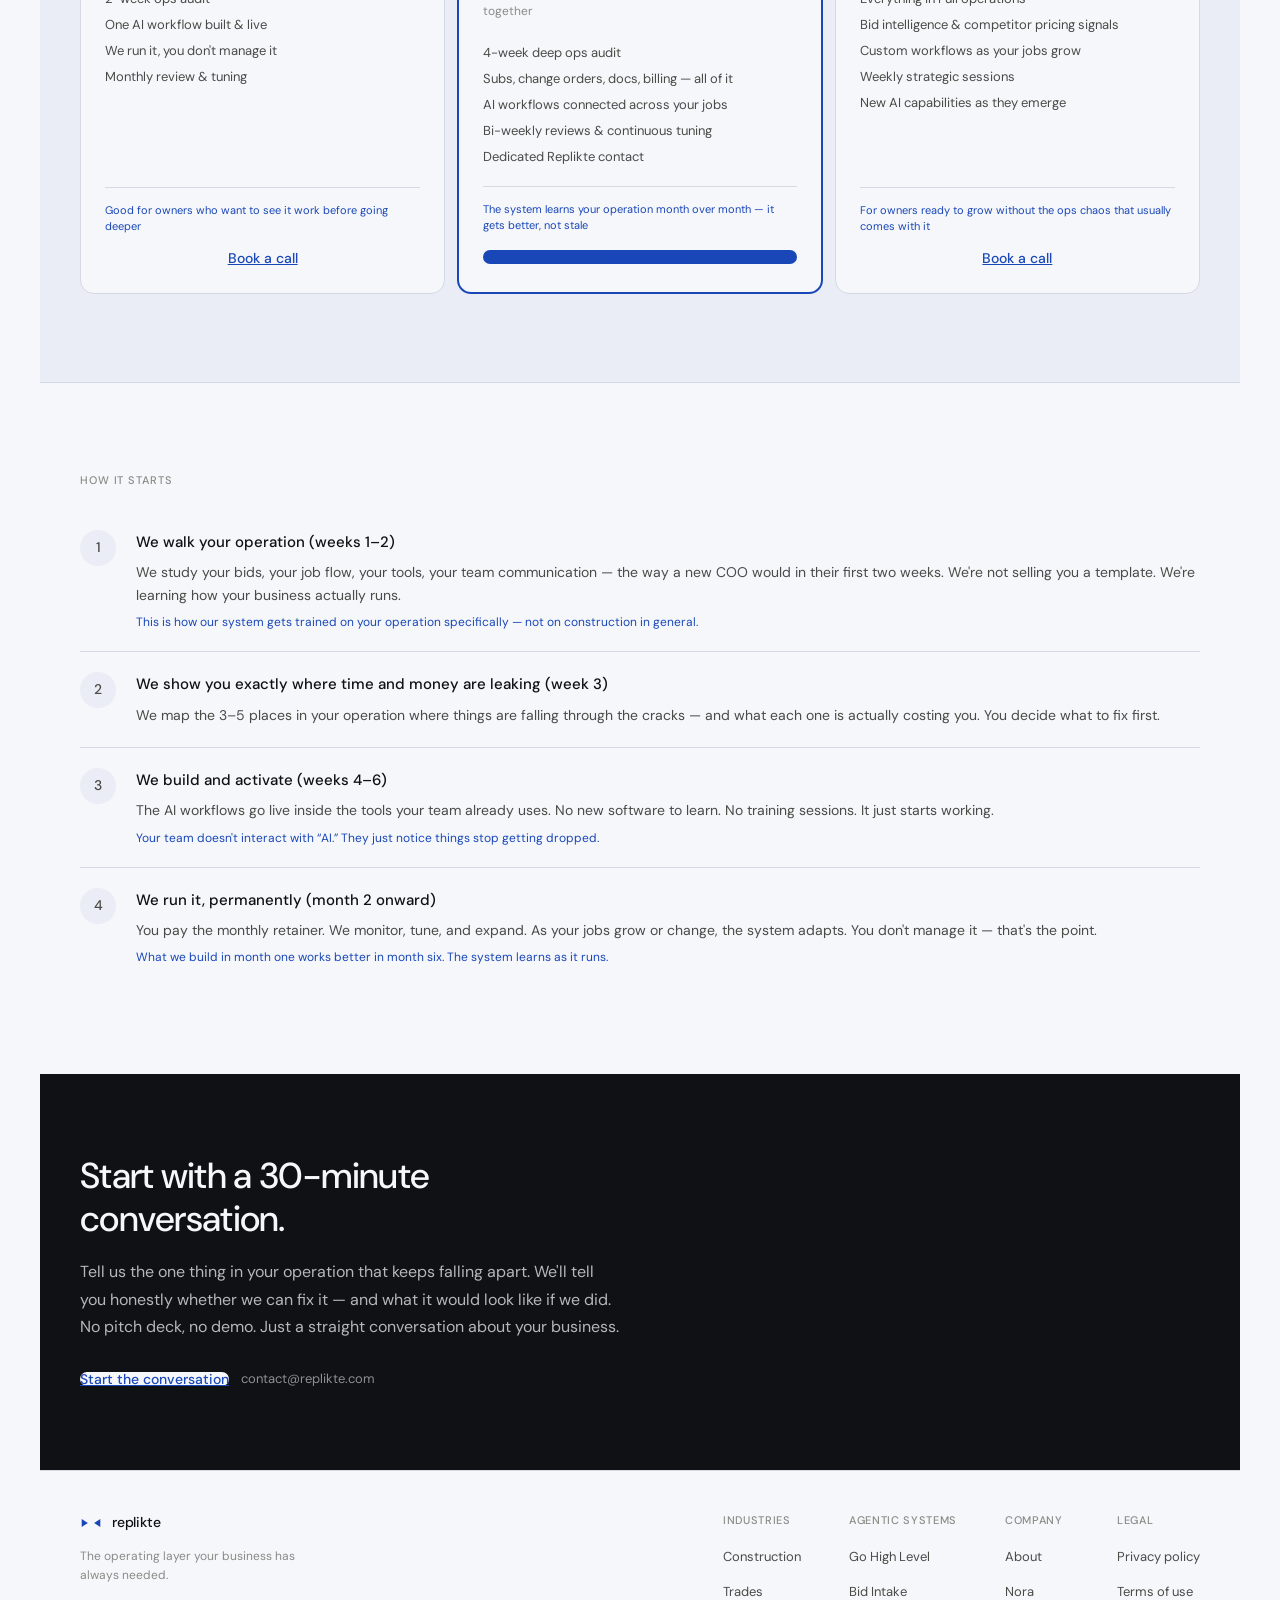
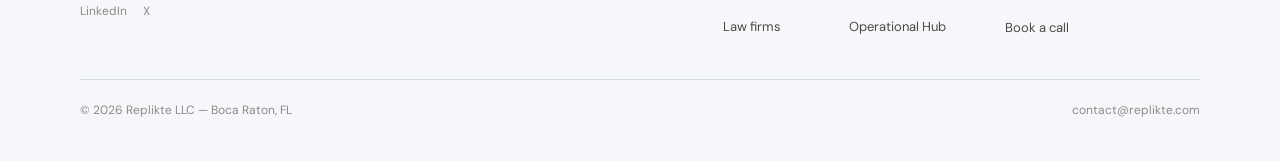
<file: construction.html>
<!DOCTYPE html>
<html lang="en">
<head>
<!-- Google tag (gtag.js) -->
<script async src="https://www.googletagmanager.com/gtag/js?id=G-6N65DJDXRP"></script>
<script>
  window.dataLayer = window.dataLayer || [];
  function gtag(){dataLayer.push(arguments);}
  gtag('js', new Date());
  gtag('config', 'G-6N65DJDXRP');
</script>
<meta charset="UTF-8">
<meta name="viewport" content="width=device-width, initial-scale=1.0, viewport-fit=cover">
<meta name="description" content="Replikte for construction &amp; contracting — AI operations for subs, change orders, compliance, billing, and client communication.">
<meta name="robots" content="index, follow">
<meta name="author" content="Replikte LLC">
<title>replikte — Construction &amp; Contracting</title>
<link rel="canonical" href="https://replikte.com/construction.html">
<link rel="icon" href="logos/favicon.svg" type="image/svg+xml">
<link rel="apple-touch-icon" href="logos/apple-touch-icon.png" sizes="180x180">
<link rel="manifest" href="site.webmanifest">
<meta name="theme-color" content="#F5F7FA">
<meta property="og:type" content="website">
<meta property="og:site_name" content="replikte">
<meta property="og:title" content="replikte — Construction &amp; Contracting">
<meta property="og:description" content="Replikte for construction and contracting — AI operations for subs, change orders, compliance, billing, and client communication.">
<meta property="og:url" content="https://replikte.com/construction.html">
<meta property="og:image" content="https://replikte.github.io/replikte-website/logos/apple-touch-icon.png">
<meta name="twitter:card" content="summary_large_image">
<meta name="twitter:title" content="replikte — Construction &amp; Contracting">
<meta name="twitter:image" content="https://replikte.github.io/replikte-website/logos/apple-touch-icon.png">
<link rel="stylesheet" href="style.css">
<link href="https://calendar.google.com/calendar/scheduling-button-script.css" rel="stylesheet">
<script type="application/ld+json">
{
  "@context": "https://schema.org",
  "@graph": [
    {
      "@type": "Organization",
      "@id": "https://replikte.github.io/replikte-website/#organization",
      "name": "Replikte LLC",
      "url": "https://replikte.github.io/replikte-website/",
      "email": "contact@replikte.com",
      "sameAs": ["https://www.linkedin.com/company/replikte", "https://x.com/ReplikteAI"]
    },
    {
      "@type": "WebSite",
      "@id": "https://replikte.github.io/replikte-website/#website",
      "url": "https://replikte.github.io/replikte-website/",
      "name": "replikte",
      "publisher": { "@id": "https://replikte.github.io/replikte-website/#organization" }
    },
    {
      "@type": "WebPage",
      "@id": "https://replikte.github.io/replikte-website/construction.html#webpage",
      "url": "https://replikte.github.io/replikte-website/construction.html",
      "name": "Construction & Contracting — replikte",
      "isPartOf": { "@id": "https://replikte.github.io/replikte-website/#website" },
      "about": { "@id": "https://replikte.github.io/replikte-website/#organization" }
    }
  ]
}
</script>
</head>
<body>
<div class="site-wrap">
  <nav class="nav" aria-label="Primary">
    <a href="index.html" class="nav__logo">
      <svg width="28" height="18" viewBox="0 0 28 18" aria-hidden="true"><path d="M 2 4 L 2 14 L 10 9 Z" fill="var(--color-signal)"/><path d="M 26 4 L 26 14 L 18 9 Z" fill="var(--color-signal)"/></svg>
      <span>replikte</span>
    </a>
    <ul class="nav__links">
      <li><a href="#how">How it works</a></li>
      <li><a href="#pricing">Pricing</a></li>
      <li><a href="about.html">About</a></li>
    </ul>
    <span class="nav__cta gcal-booking" data-label="Book a call"></span>
  </nav>

  <main>
    <header class="hero-page">
      <p class="hero-eyebrow">For construction &amp; contracting companies — 15 to 60 people</p>
      <h1>You&apos;re running a construction company. You shouldn&apos;t also be running a paper chase.</h1>
      <p class="hero-lead" style="max-width:620px">Somewhere between managing subs, chasing signed change orders, and figuring out why job 7 is two weeks behind, the actual business — bidding, building, growing — gets pushed to the weekend. Replikte fixes the operational stuff that keeps falling through the cracks.</p>
      <p class="hero-sub" style="max-width:580px">Not a new software tool. Not a consultant who leaves. A system that works every day, learns how your jobs run, and keeps working whether you&apos;re on-site or not.</p>
      <div class="hero-ctas">
        <span class="btn btn--primary gcal-booking" data-label="Book a 30-minute conversation"></span>
        <a class="btn btn--secondary" href="#how">See how it works</a>
        <span class="hero-ctas__meta">No pitch deck. No demo.</span>
      </div>
    </header>

    <section class="proof-band" aria-labelledby="proof-c">
      <p class="section-label" id="proof-c">What construction clients stop losing</p>
      <div class="proof-grid">
        <div><p class="proof-stat">~14 hrs</p><p class="proof-label">avg. hours/week owners spend on ops admin instead of building</p></div>
        <div><p class="proof-stat">6–9%</p><p class="proof-label">of contract value lost to undocumented change orders and billing gaps</p></div>
        <div><p class="proof-stat">Day 1</p><p class="proof-label">when our system starts running inside your business — no long rollout</p></div>
        <div><p class="proof-stat">24/7</p><p class="proof-label">the system works — not just during office hours</p></div>
      </div>
    </section>

    <section class="section section--tinted">
      <p class="section-label">What stops happening when you work with us</p>
      <div class="scene">
        <p class="scene__tag">Subcontractor coordination</p>
        <div><p class="scene__label scene__label--before">Before</p><p class="scene__text scene__text--before">&ldquo;I&apos;ve called Rodriguez three times. Nobody knows if his crew is showing up Tuesday or not.&rdquo;</p></div>
        <div><p class="scene__label scene__label--after">After</p><p class="scene__text scene__text--after">Confirmation requests go out automatically 72 hours before. No-shows surface Monday morning, not Tuesday at 6am. You make one call — to rebook, not to chase.</p></div>
      </div>
      <div class="scene">
        <p class="scene__tag">Change orders</p>
        <div><p class="scene__label scene__label--before">Before</p><p class="scene__text scene__text--before">&ldquo;We talked about it on-site. Now they&apos;re saying they never approved it and they&apos;re not paying the extra $8,000.&rdquo;</p></div>
        <div><p class="scene__label scene__label--after">After</p><p class="scene__text scene__text--after">Every scope change gets documented and sent for signature the same day it&apos;s discussed. Nothing verbal, nothing lost, nothing disputed at invoice time.</p></div>
      </div>
      <div class="scene">
        <p class="scene__tag">Bid preparation</p>
        <div><p class="scene__label scene__label--before">Before</p><p class="scene__text scene__text--before">&ldquo;I spent all Sunday on that bid. Still not confident I got the material costs right. Lost it anyway.&rdquo;</p></div>
        <div><p class="scene__label scene__label--after">After</p><p class="scene__text scene__text--after">Bid packages assembled from your past jobs and current pricing. Scope gaps flagged before you submit. Sunday stays yours.</p></div>
      </div>
      <div class="scene">
        <p class="scene__tag">Client status &amp; communication</p>
        <div><p class="scene__label scene__label--before">Before</p><p class="scene__text scene__text--before">&ldquo;A client called at 7am asking where things stood. I had to call my foreman, who had to call his guy. Took 40 minutes to answer a simple question.&rdquo;</p></div>
        <div><p class="scene__label scene__label--after">After</p><p class="scene__text scene__text--after">Job status is current, always. Clients get a weekly update automatically. You answer the 7am call in 10 seconds — or they never need to make it.</p></div>
      </div>
      <div class="scene">
        <p class="scene__tag">Compliance &amp; documentation</p>
        <div><p class="scene__label scene__label--before">Before</p><p class="scene__text scene__text--before">&ldquo;We&apos;re waiting on an insurance cert from a sub. Three days now. It&apos;s holding up the whole job start.&rdquo;</p></div>
        <div><p class="scene__label scene__label--after">After</p><p class="scene__text scene__text--after">Certs, lien waivers, safety docs — tracked, requested, and chased automatically until received. Nothing stalls because a piece of paper is missing.</p></div>
      </div>
      <div class="scene">
        <p class="scene__tag">Invoicing &amp; billing</p>
        <div><p class="scene__label scene__label--before">Before</p><p class="scene__text scene__text--before">&ldquo;End of month billing took two of us three days. We still missed some reimbursables. Cash flow is always tight because invoices go out late.&rdquo;</p></div>
        <div><p class="scene__label scene__label--after">After</p><p class="scene__text scene__text--after">Invoices built from job records, hours, and materials the day work closes. Nothing missed. Cash flow improves because billing stops being the bottleneck.</p></div>
      </div>
    </section>

    <section class="section">
      <div class="section__narrow">
        <p class="section-label">Why this is different from everything else you&apos;ve tried</p>
        <div class="panel-paper">
          <h3 class="subheading">Most solutions fix the problem once. This one keeps it fixed.</h3>
          <p class="body-text">You&apos;ve probably tried software that required training nobody did. Or brought in a consultant who gave you a plan and left. Or hired someone who handled it well until they quit.</p>
          <p class="body-text">What we build is different because <strong>it isn&apos;t a person and it isn&apos;t a tool you manage</strong> — it&apos;s an AI system that runs inside your operation continuously. It follows up on things automatically. It notices when something is late before you do.</p>
          <p class="body-text" style="margin-bottom:0"><strong>A good operations manager costs $85,000 a year, takes three months to learn your business, and eventually leaves.</strong> Our system is trained on how construction businesses run, is inside yours within weeks, and keeps getting better the longer it&apos;s there.</p>
        </div>
      </div>
    </section>

    <section class="section section--tinted" id="pricing">
      <p class="section-label">How we work with you — fixed monthly, no surprises</p>
      <div class="tier-grid">
        <div class="tier-card">
          <p class="tier-card__name">Foundations</p>
          <p class="tier-card__price">$1,500<span>/mo</span></p>
          <p class="tier-card__sub">One critical problem, solved permanently</p>
          <ul>
            <li>2-week ops audit</li>
            <li>One AI workflow built &amp; live</li>
            <li>We run it, you don&apos;t manage it</li>
            <li>Monthly review &amp; tuning</li>
          </ul>
          <p class="tier-card__note">Good for owners who want to see it work before going deeper</p>
          <span class="btn btn--secondary tier-card__cta gcal-booking" data-label="Book a call"></span>
        </div>
        <div class="tier-card tier-card--featured">
          <span class="tier-card__badge">Most common starting point</span>
          <p class="tier-card__name">Full operations</p>
          <p class="tier-card__price">$3,500<span>/mo</span></p>
          <p class="tier-card__sub">The whole back office running without you holding it together</p>
          <ul>
            <li>4-week deep ops audit</li>
            <li>Subs, change orders, docs, billing — all of it</li>
            <li>AI workflows connected across your jobs</li>
            <li>Bi-weekly reviews &amp; continuous tuning</li>
            <li>Dedicated Replikte contact</li>
          </ul>
          <p class="tier-card__note">The system learns your operation month over month — it gets better, not stale</p>
          <span class="btn btn--primary tier-card__cta gcal-booking" data-label="Book a call"></span>
        </div>
        <div class="tier-card">
          <p class="tier-card__name">Growth partner</p>
          <p class="tier-card__price">$7,000<span>/mo</span></p>
          <p class="tier-card__sub">Built to scale as you take on more work</p>
          <ul>
            <li>Everything in Full operations</li>
            <li>Bid intelligence &amp; competitor pricing signals</li>
            <li>Custom workflows as your jobs grow</li>
            <li>Weekly strategic sessions</li>
            <li>New AI capabilities as they emerge</li>
          </ul>
          <p class="tier-card__note">For owners ready to grow without the ops chaos that usually comes with it</p>
          <span class="btn btn--secondary tier-card__cta gcal-booking" data-label="Book a call"></span>
        </div>
      </div>
    </section>

    <section class="section" id="how">
      <p class="section-label">How it starts</p>
      <ul class="process-list">
        <li>
          <span class="process-list__num">1</span>
          <div>
            <p class="process-list__title">We walk your operation (weeks 1–2)</p>
            <p class="process-list__body">We study your bids, your job flow, your tools, your team communication — the way a new COO would in their first two weeks. We&apos;re not selling you a template. We&apos;re learning how your business actually runs.</p>
            <p class="process-list__ai">This is how our system gets trained on your operation specifically — not on construction in general.</p>
          </div>
        </li>
        <li>
          <span class="process-list__num">2</span>
          <div>
            <p class="process-list__title">We show you exactly where time and money are leaking (week 3)</p>
            <p class="process-list__body">We map the 3–5 places in your operation where things are falling through the cracks — and what each one is actually costing you. You decide what to fix first.</p>
          </div>
        </li>
        <li>
          <span class="process-list__num">3</span>
          <div>
            <p class="process-list__title">We build and activate (weeks 4–6)</p>
            <p class="process-list__body">The AI workflows go live inside the tools your team already uses. No new software to learn. No training sessions. It just starts working.</p>
            <p class="process-list__ai">Your team doesn&apos;t interact with &ldquo;AI.&rdquo; They just notice things stop getting dropped.</p>
          </div>
        </li>
        <li>
          <span class="process-list__num">4</span>
          <div>
            <p class="process-list__title">We run it, permanently (month 2 onward)</p>
            <p class="process-list__body">You pay the monthly retainer. We monitor, tune, and expand. As your jobs grow or change, the system adapts. You don&apos;t manage it — that&apos;s the point.</p>
            <p class="process-list__ai">What we build in month one works better in month six. The system learns as it runs.</p>
          </div>
        </li>
      </ul>
    </section>

    <section class="final-band" id="contact">
      <h2>Start with a 30-minute conversation.</h2>
      <p class="final-band__body">Tell us the one thing in your operation that keeps falling apart. We&apos;ll tell you honestly whether we can fix it — and what it would look like if we did. No pitch deck, no demo. Just a straight conversation about your business.</p>
      <div class="final-band__row">
        <span class="btn btn--primary gcal-booking" data-label="Start the conversation"></span>
        <span class="final-band__meta">contact@replikte.com</span>
      </div>
    </section>
  </main>

  <footer class="footer">
    <div class="footer__top">
      <div>
        <div class="footer__brand-row">
          <svg width="22" height="14" viewBox="0 0 28 18" aria-hidden="true"><path d="M 2 4 L 2 14 L 10 9 Z" fill="var(--color-signal)"/><path d="M 26 4 L 26 14 L 18 9 Z" fill="var(--color-signal)"/></svg>
          <span class="footer__name">replikte</span>
        </div>
        <p class="footer__tag">The operating layer your business has always needed.</p>
        <div class="footer__socials">
          <a href="https://www.linkedin.com/company/replikte" target="_blank" rel="noopener noreferrer">LinkedIn</a>
          <a href="https://x.com/ReplikteAI" target="_blank" rel="noopener noreferrer">X</a>
        </div>
      </div>
      <div class="footer__cols">
        <div class="footer__col">
          <p class="footer__col-title">Industries</p>
          <ul>
            <li><a href="construction.html">Construction</a></li>
            <li><a href="trades.html">Trades</a></li>
            <li><a href="law.html">Law firms</a></li>
          </ul>
        </div>
        <div class="footer__col">
          <p class="footer__col-title">Agentic Systems</p>
          <ul>
            <li><a href="ghl.html">Go High Level</a></li>
            <li><a href="bid-intake.html">Bid Intake</a></li>
            <li><a href="operational-hub.html">Operational Hub</a></li>
          </ul>
        </div>
        <div class="footer__col">
          <p class="footer__col-title">Company</p>
          <ul>
            <li><a href="about.html">About</a></li>
            <li><a href="nora.html">Nora</a></li>
            <li><span class="gcal-booking" data-label="Book a call"></span></li>
          </ul>
        </div>
        <div class="footer__col">
          <p class="footer__col-title">Legal</p>
          <ul>
            <li><a href="privacy.html">Privacy policy</a></li>
            <li><a href="terms.html">Terms of use</a></li>
          </ul>
        </div>
      </div>
    </div>
    <div class="footer__bottom">
      <p>© 2026 Replikte LLC — Boca Raton, FL</p>
      <a href="mailto:contact@replikte.com">contact@replikte.com</a>
    </div>
  </footer>
</div>
<script src="https://calendar.google.com/calendar/scheduling-button-script.js" async></script>
<script src="booking.js" defer></script>
</body>
</html>
</file>
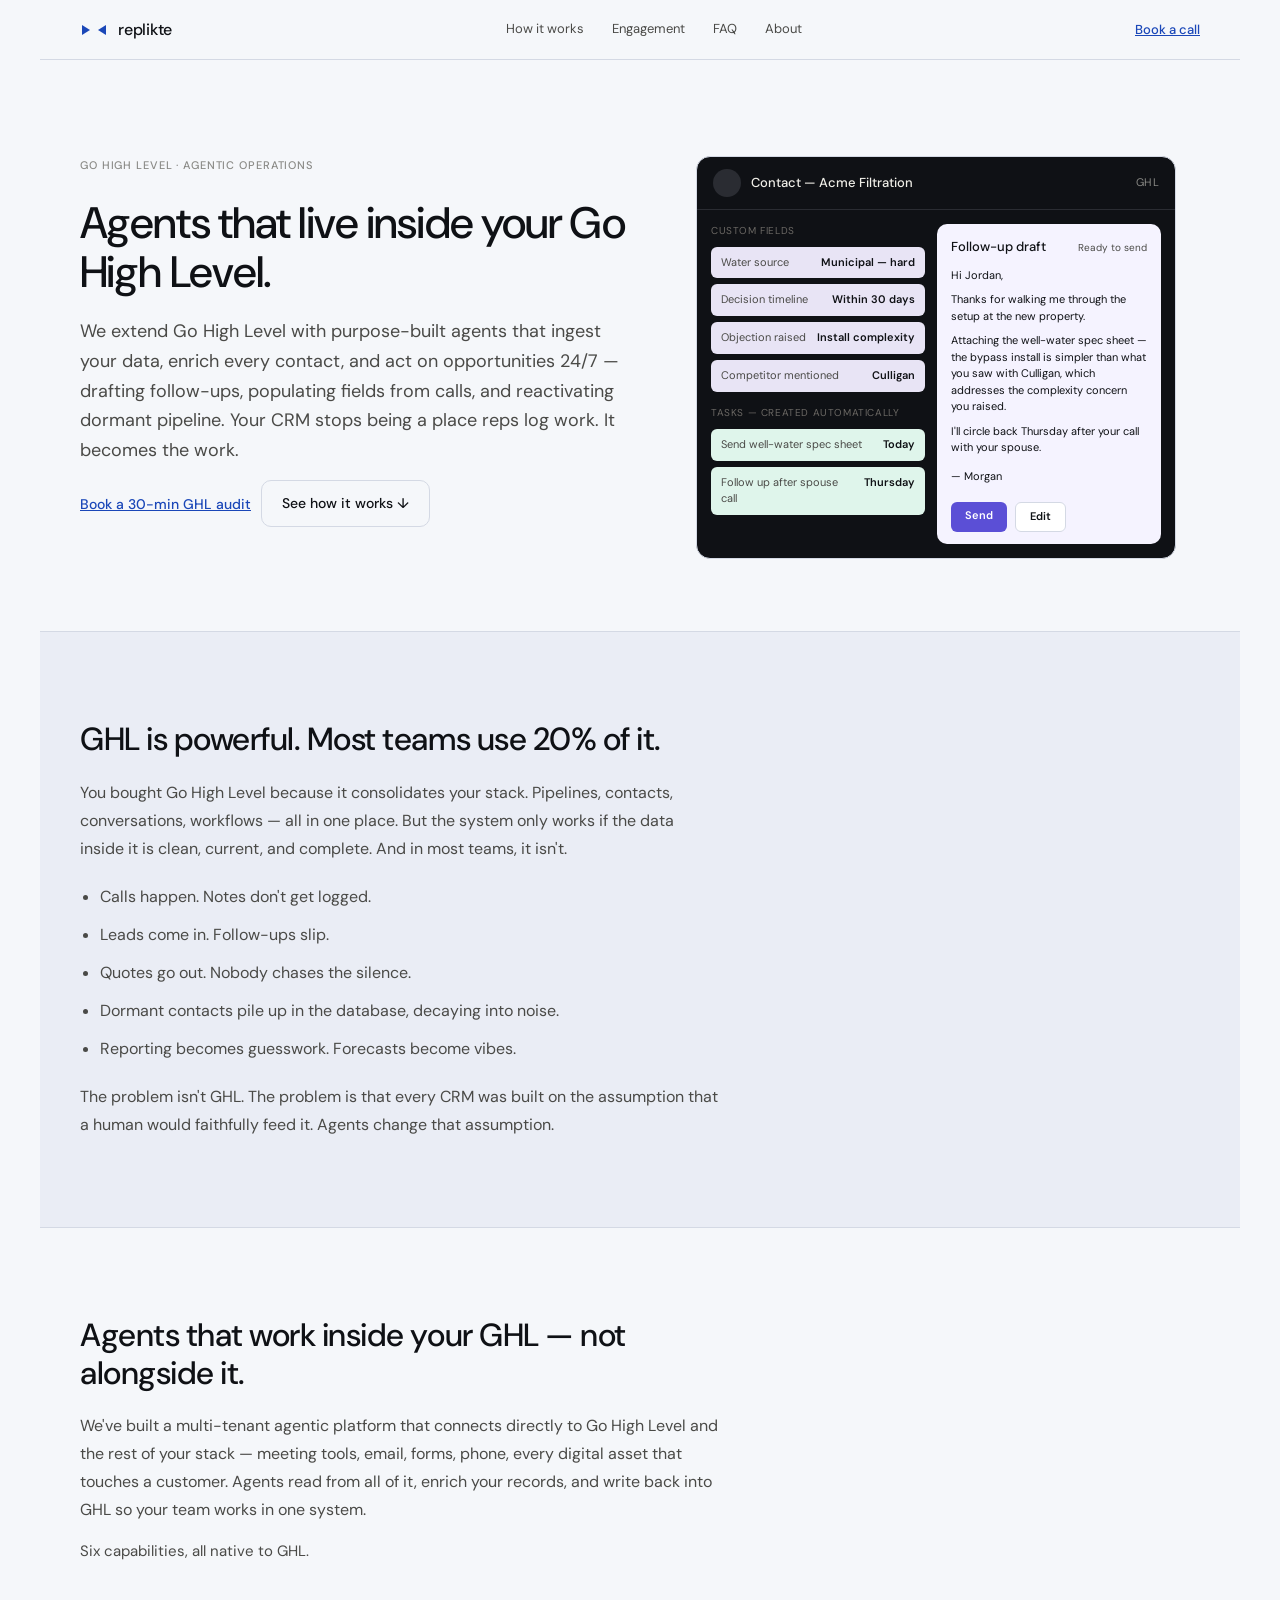
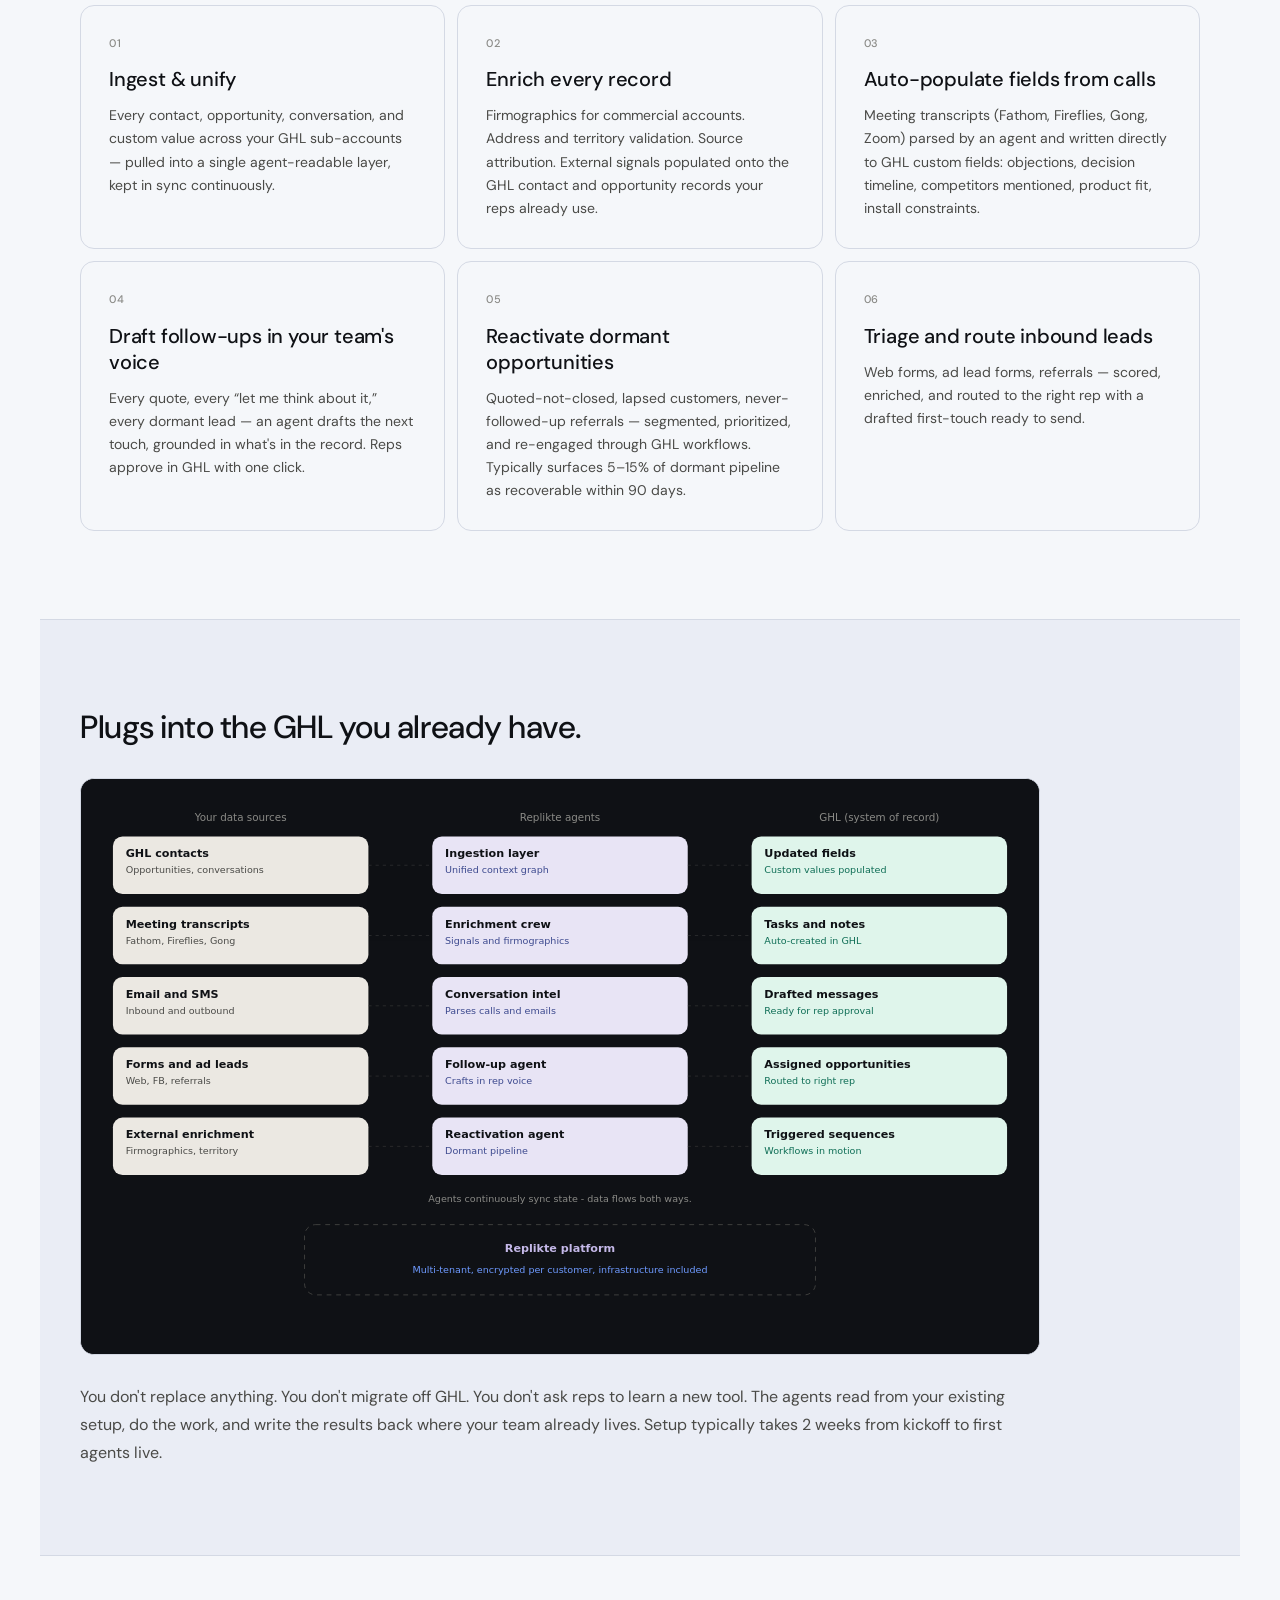
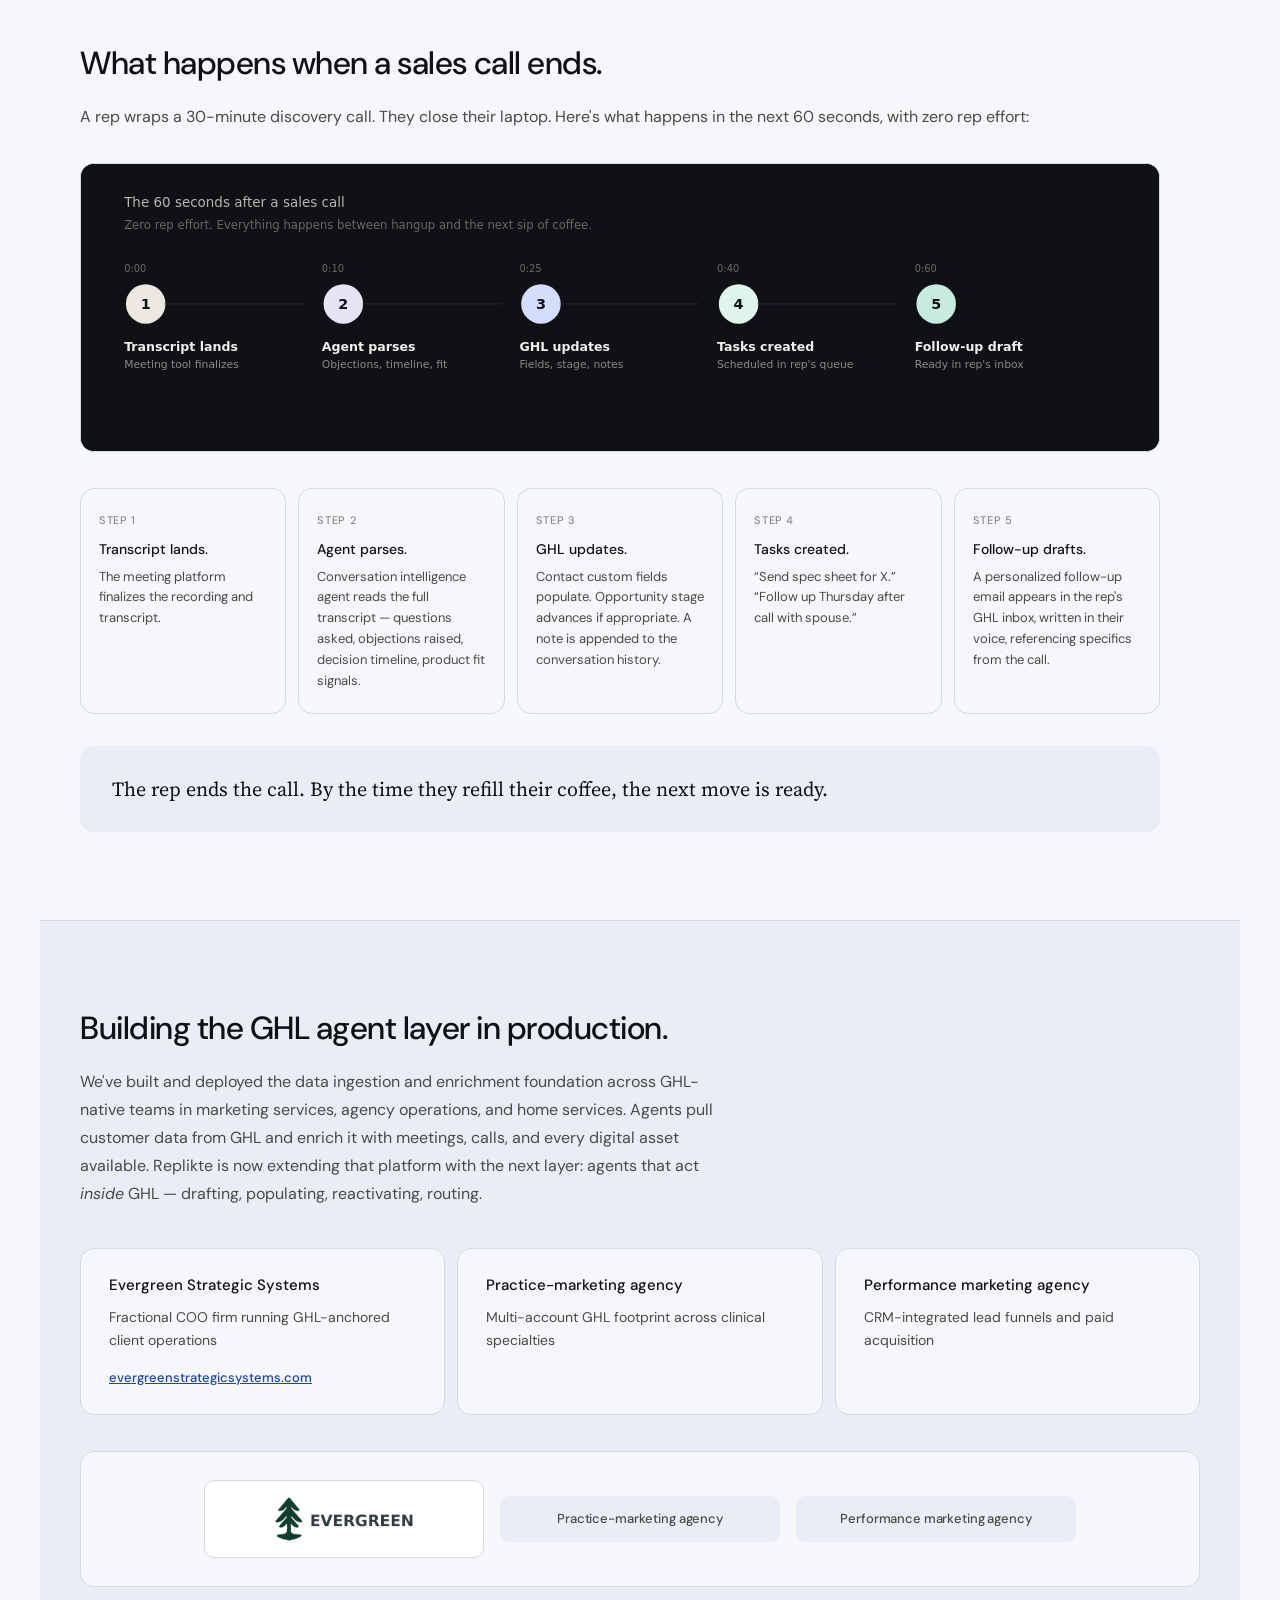
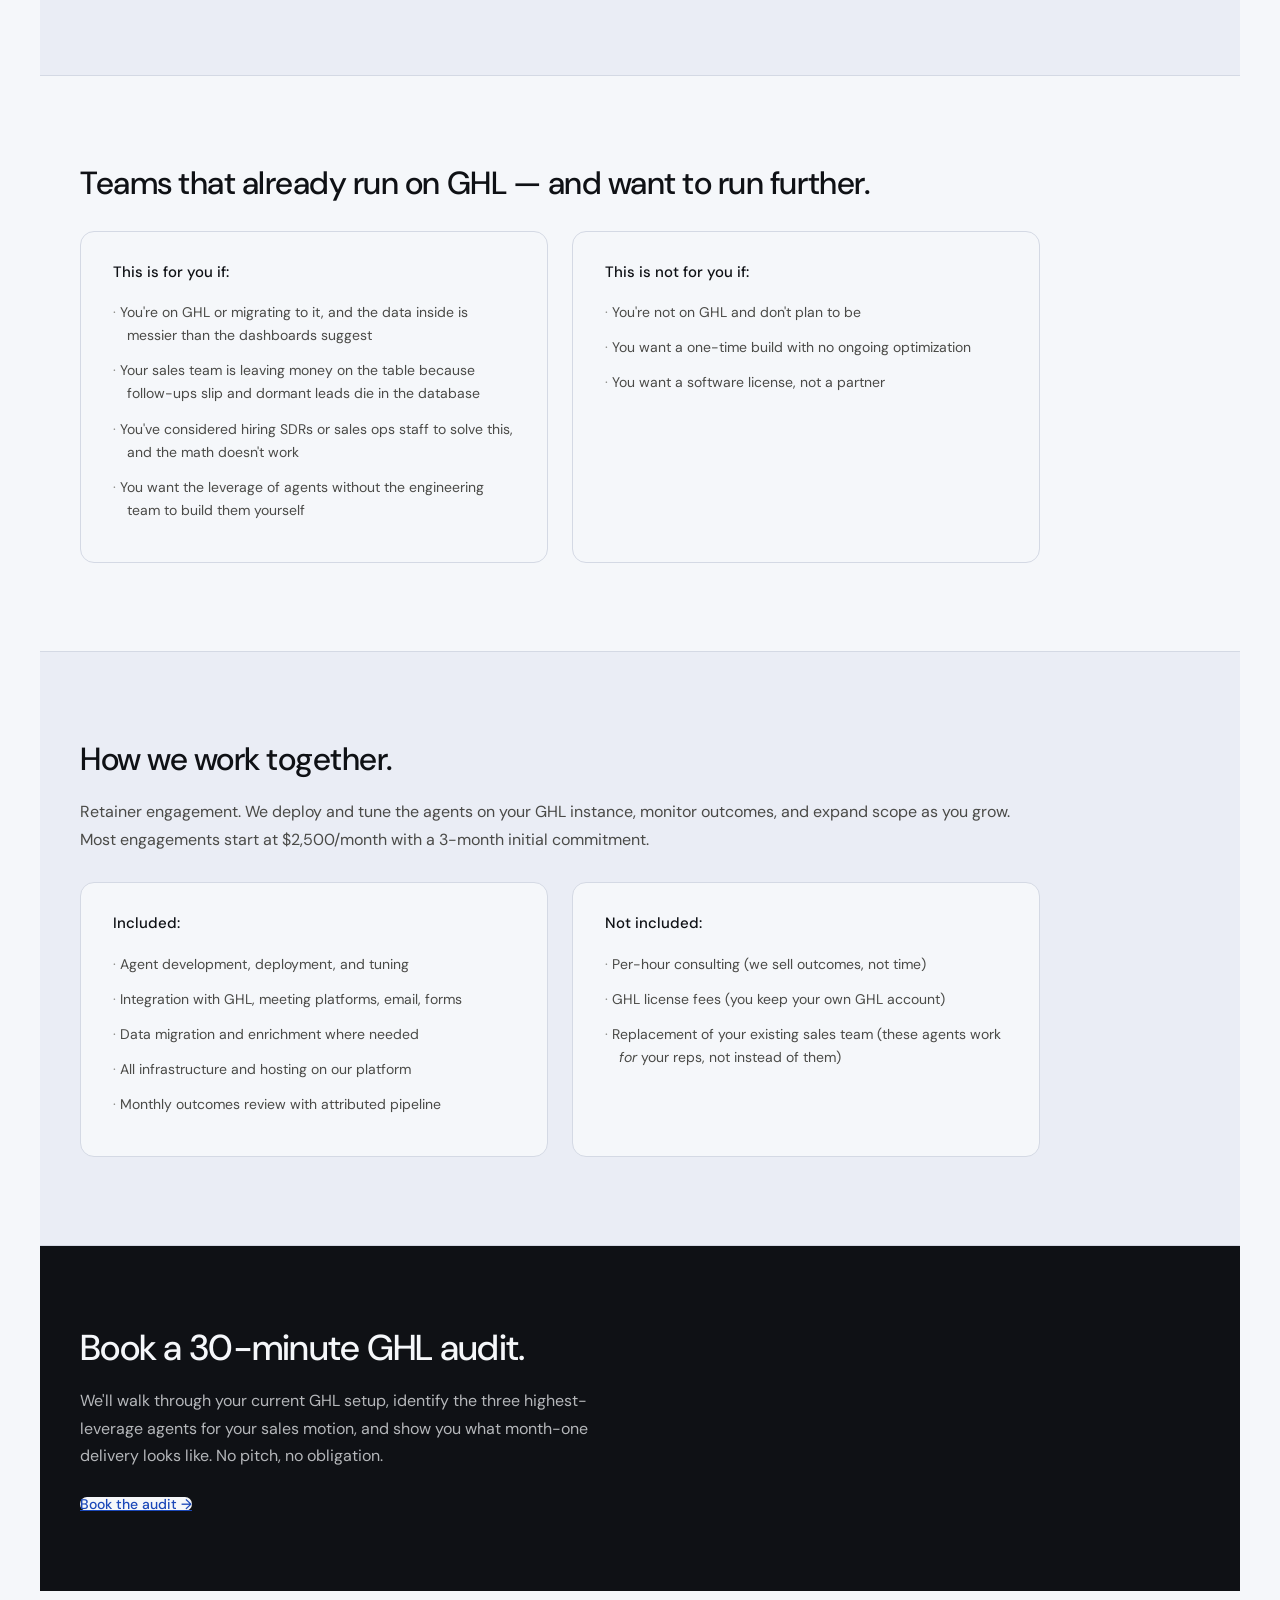
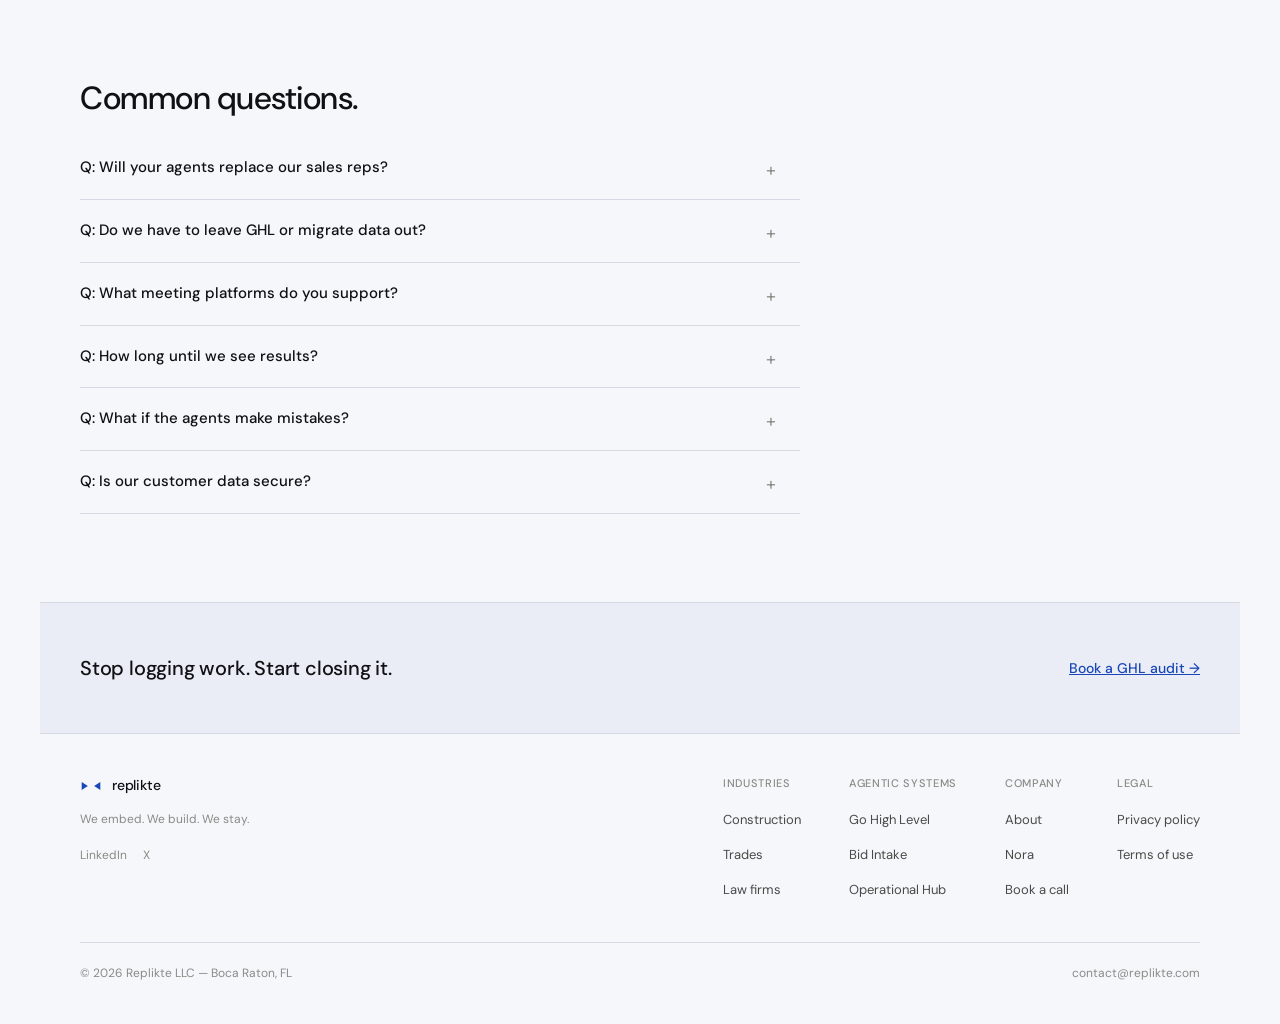
<file: ghl.html>
<!DOCTYPE html>
<html lang="en">
<head>
<!-- Google tag (gtag.js) -->
<script async src="https://www.googletagmanager.com/gtag/js?id=G-6N65DJDXRP"></script>
<script>
  window.dataLayer = window.dataLayer || [];
  function gtag(){dataLayer.push(arguments);}
  gtag('js', new Date());
  gtag('config', 'G-6N65DJDXRP');
</script>
<meta charset="UTF-8">
<meta name="viewport" content="width=device-width, initial-scale=1.0, viewport-fit=cover">
<!-- Primary SEO -->
<title>Go High Level Agentic System | Replikte</title>
<meta name="description" content="A crew of agents that lives inside your Go High Level CRM. Ingests data, enriches contacts from calls and emails, drafts follow-ups, and reactivates dormant pipeline. Retainer engagements from $2,500/month.">
<link rel="canonical" href="https://www.replikte.com/ghl.html">
<meta name="robots" content="index, follow, max-image-preview:large">
<meta name="author" content="Replikte LLC">
<link rel="icon" href="logos/favicon.svg" type="image/svg+xml">
<link rel="apple-touch-icon" href="logos/apple-touch-icon.png" sizes="180x180">
<link rel="manifest" href="site.webmanifest">
<meta name="theme-color" content="#F5F7FA">
<!-- Open Graph (for LinkedIn, Facebook, Slack previews) -->
<meta property="og:type" content="website">
<meta property="og:url" content="https://www.replikte.com/ghl.html">
<meta property="og:title" content="Go High Level Agentic System | Replikte">
<meta property="og:description" content="A crew of agents that lives inside your Go High Level CRM. Ingests data, enriches contacts from calls and emails, drafts follow-ups, and reactivates dormant pipeline.">
<meta property="og:image" content="https://www.replikte.com/images/ghl/og-image.png">
<meta property="og:image:width" content="1200">
<meta property="og:image:height" content="630">
<meta property="og:site_name" content="Replikte">
<!-- Twitter Card -->
<meta name="twitter:card" content="summary_large_image">
<meta name="twitter:title" content="Go High Level Agentic System | Replikte">
<meta name="twitter:description" content="A crew of agents that lives inside your Go High Level CRM. Ingests data, enriches contacts from calls and emails, drafts follow-ups, and reactivates dormant pipeline.">
<meta name="twitter:image" content="https://www.replikte.com/images/ghl/og-image.png">
<link rel="stylesheet" href="style.css">
<link href="https://calendar.google.com/calendar/scheduling-button-script.css" rel="stylesheet">
<script type="application/ld+json">
{
  "@context": "https://schema.org",
  "@type": "Service",
  "name": "Go High Level Agentic System",
  "alternateName": "GHL Agentic Operations",
  "serviceType": "Agentic operations for Go High Level CRM",
  "provider": {
    "@type": "Organization",
    "name": "Replikte",
    "url": "https://www.replikte.com"
  },
  "description": "A crew of agents that operates inside Go High Level — ingesting customer data, enriching contacts from meetings and calls, drafting follow-ups, and reactivating dormant pipeline. Multi-tenant infrastructure with encrypted per-customer credentials.",
  "areaServed": "Worldwide",
  "offers": {
    "@type": "Offer",
    "price": "2500",
    "priceCurrency": "USD",
    "priceSpecification": {
      "@type": "UnitPriceSpecification",
      "price": "2500",
      "priceCurrency": "USD",
      "unitText": "MONTH",
      "billingDuration": "P1M"
    }
  },
  "audience": {
    "@type": "BusinessAudience",
    "audienceType": "Sales teams running on Go High Level CRM"
  }
}
</script>
</head>
<body>
<div class="site-wrap">
  <nav class="nav" aria-label="Primary">
    <a href="index.html" class="nav__logo">
      <svg width="28" height="18" viewBox="0 0 28 18" aria-hidden="true"><path d="M 2 4 L 2 14 L 10 9 Z" fill="var(--color-signal)"/><path d="M 26 4 L 26 14 L 18 9 Z" fill="var(--color-signal)"/></svg>
      <span>replikte</span>
    </a>
    <ul class="nav__links">
      <li><a href="#how-it-works">How it works</a></li>
      <li><a href="#engagement">Engagement</a></li>
      <li><a href="#faq">FAQ</a></li>
      <li><a href="about.html">About</a></li>
    </ul>
    <span class="nav__cta gcal-booking" data-label="Book a call"></span>
  </nav>

  <main>
    <header class="hero-page hero-page--ghl">
      <div class="hero-page__copy">
        <p class="hero-eyebrow">Go High Level · Agentic Operations</p>
        <h1>Agents that live inside your Go High Level.</h1>
        <p class="hero-lead">We extend Go High Level with purpose-built agents that ingest your data, enrich every contact, and act on opportunities 24/7 — drafting follow-ups, populating fields from calls, and reactivating dormant pipeline. Your CRM stops being a place reps log work. It becomes the work.</p>
        <div class="hero-ctas">
          <span class="btn btn--primary gcal-booking" data-label="Book a 30-min GHL audit"></span>
          <a class="btn btn--secondary" href="#how-it-works">See how it works ↓</a>
        </div>
      </div>
      <div class="hero-page__visual">
        <div class="ghl-mockup" role="img" aria-label="Replikte agents working inside the Go High Level interface: custom fields and tasks populated automatically, with a follow-up email draft ready to send">
          <div class="ghl-mockup__bar">
            <span class="ghl-mockup__avatar" aria-hidden="true"></span>
            <span class="ghl-mockup__contact">Contact — Acme Filtration</span>
            <span class="ghl-mockup__badge">GHL</span>
          </div>
          <div class="ghl-mockup__body">
            <div class="ghl-mockup__left">
              <p class="ghl-mockup__label">Custom Fields</p>
              <ul class="ghl-mockup__chips ghl-mockup__chips--fields">
                <li><span>Water source</span><strong>Municipal — hard</strong></li>
                <li><span>Decision timeline</span><strong>Within 30 days</strong></li>
                <li><span>Objection raised</span><strong>Install complexity</strong></li>
                <li><span>Competitor mentioned</span><strong>Culligan</strong></li>
              </ul>
              <p class="ghl-mockup__label">Tasks — created automatically</p>
              <ul class="ghl-mockup__chips ghl-mockup__chips--tasks">
                <li><span>Send well-water spec sheet</span><strong>Today</strong></li>
                <li><span>Follow up after spouse call</span><strong>Thursday</strong></li>
              </ul>
            </div>
            <div class="ghl-mockup__draft">
              <div class="ghl-mockup__draft-head">
                <strong>Follow-up draft</strong>
                <span>Ready to send</span>
              </div>
              <p>Hi Jordan,</p>
              <p>Thanks for walking me through the setup at the new property.</p>
              <p>Attaching the well-water spec sheet — the bypass install is simpler than what you saw with Culligan, which addresses the complexity concern you raised.</p>
              <p>I&apos;ll circle back Thursday after your call with your spouse.</p>
              <p class="ghl-mockup__sign">— Morgan</p>
              <div class="ghl-mockup__draft-actions">
                <span class="ghl-mockup__btn ghl-mockup__btn--primary">Send</span>
                <span class="ghl-mockup__btn ghl-mockup__btn--ghost">Edit</span>
              </div>
            </div>
          </div>
        </div>
      </div>
    </header>

    <section class="section section--tinted">
      <div class="section__narrow" style="max-width:640px">
        <h2 class="section-heading">GHL is powerful. Most teams use 20% of it.</h2>
        <p class="body-text">You bought Go High Level because it consolidates your stack. Pipelines, contacts, conversations, workflows — all in one place. But the system only works if the data inside it is clean, current, and complete. And in most teams, it isn&apos;t.</p>
        <ul class="ghl-bullet-list">
          <li>Calls happen. Notes don&apos;t get logged.</li>
          <li>Leads come in. Follow-ups slip.</li>
          <li>Quotes go out. Nobody chases the silence.</li>
          <li>Dormant contacts pile up in the database, decaying into noise.</li>
          <li>Reporting becomes guesswork. Forecasts become vibes.</li>
        </ul>
        <p class="body-text" style="margin-bottom:0">The problem isn&apos;t GHL. The problem is that every CRM was built on the assumption that a human would faithfully feed it. Agents change that assumption.</p>
      </div>
    </section>

    <section class="section">
      <div class="section__intro--wide">
        <h2 class="section-heading">Agents that work inside your GHL — not alongside it.</h2>
        <p class="body-text" style="max-width:640px">We&apos;ve built a multi-tenant agentic platform that connects directly to Go High Level and the rest of your stack — meeting tools, email, forms, phone, every digital asset that touches a customer. Agents read from all of it, enrich your records, and write back into GHL so your team works in one system.</p>
        <p class="body-text body-text--sm" style="max-width:640px;margin-bottom:0">Six capabilities, all native to GHL.</p>
      </div>
      <div class="ghl-cap-grid">
        <article class="ghl-cap-card">
          <p class="industry-card__tag">01</p>
          <h3 class="industry-card__title">Ingest &amp; unify</h3>
          <p class="industry-card__body">Every contact, opportunity, conversation, and custom value across your GHL sub-accounts — pulled into a single agent-readable layer, kept in sync continuously.</p>
        </article>
        <article class="ghl-cap-card">
          <p class="industry-card__tag">02</p>
          <h3 class="industry-card__title">Enrich every record</h3>
          <p class="industry-card__body">Firmographics for commercial accounts. Address and territory validation. Source attribution. External signals populated onto the GHL contact and opportunity records your reps already use.</p>
        </article>
        <article class="ghl-cap-card">
          <p class="industry-card__tag">03</p>
          <h3 class="industry-card__title">Auto-populate fields from calls</h3>
          <p class="industry-card__body">Meeting transcripts (Fathom, Fireflies, Gong, Zoom) parsed by an agent and written directly to GHL custom fields: objections, decision timeline, competitors mentioned, product fit, install constraints.</p>
        </article>
        <article class="ghl-cap-card">
          <p class="industry-card__tag">04</p>
          <h3 class="industry-card__title">Draft follow-ups in your team&apos;s voice</h3>
          <p class="industry-card__body">Every quote, every &ldquo;let me think about it,&rdquo; every dormant lead — an agent drafts the next touch, grounded in what&apos;s in the record. Reps approve in GHL with one click.</p>
        </article>
        <article class="ghl-cap-card">
          <p class="industry-card__tag">05</p>
          <h3 class="industry-card__title">Reactivate dormant opportunities</h3>
          <p class="industry-card__body">Quoted-not-closed, lapsed customers, never-followed-up referrals — segmented, prioritized, and re-engaged through GHL workflows. Typically surfaces 5–15% of dormant pipeline as recoverable within 90 days.</p>
        </article>
        <article class="ghl-cap-card">
          <p class="industry-card__tag">06</p>
          <h3 class="industry-card__title">Triage and route inbound leads</h3>
          <p class="industry-card__body">Web forms, ad lead forms, referrals — scored, enriched, and routed to the right rep with a drafted first-touch ready to send.</p>
        </article>
      </div>
    </section>

    <section class="section section--tinted" id="how-it-works">
      <div class="section__narrow" style="max-width:960px">
        <h2 class="section-heading">Plugs into the GHL you already have.</h2>
        <div class="ghl-media-frame ghl-media-frame--diagram">
          <img src="images/ghl/data-flow-diagram.svg" width="1200" height="720" alt="Data flow diagram showing Go High Level, meeting transcripts, email, and forms feeding into Replikte agents and writing results back to GHL" loading="lazy" decoding="async">
        </div>
        <p class="body-text" style="margin-bottom:0">You don&apos;t replace anything. You don&apos;t migrate off GHL. You don&apos;t ask reps to learn a new tool. The agents read from your existing setup, do the work, and write the results back where your team already lives. Setup typically takes 2 weeks from kickoff to first agents live.</p>
      </div>
    </section>

    <section class="section">
      <div class="section__narrow" style="max-width:1080px">
        <h2 class="section-heading">What happens when a sales call ends.</h2>
        <p class="body-text">A rep wraps a 30-minute discovery call. They close their laptop. Here&apos;s what happens in the next 60 seconds, with zero rep effort:</p>
        <div class="ghl-media-frame ghl-media-frame--timeline">
          <img src="images/ghl/sales-call-timeline.svg" width="1200" height="320" alt="Timeline showing what happens in the 60 seconds after a sales call ends" loading="lazy" decoding="async">
        </div>
        <ol class="ghl-steps ghl-steps--detail">
          <li>
            <span class="ghl-steps__num">Step 1</span>
            <p class="ghl-steps__title">Transcript lands.</p>
            <p class="ghl-steps__body">The meeting platform finalizes the recording and transcript.</p>
          </li>
          <li>
            <span class="ghl-steps__num">Step 2</span>
            <p class="ghl-steps__title">Agent parses.</p>
            <p class="ghl-steps__body">Conversation intelligence agent reads the full transcript — questions asked, objections raised, decision timeline, product fit signals.</p>
          </li>
          <li>
            <span class="ghl-steps__num">Step 3</span>
            <p class="ghl-steps__title">GHL updates.</p>
            <p class="ghl-steps__body">Contact custom fields populate. Opportunity stage advances if appropriate. A note is appended to the conversation history.</p>
          </li>
          <li>
            <span class="ghl-steps__num">Step 4</span>
            <p class="ghl-steps__title">Tasks created.</p>
            <p class="ghl-steps__body">&ldquo;Send spec sheet for X.&rdquo; &ldquo;Follow up Thursday after call with spouse.&rdquo;</p>
          </li>
          <li>
            <span class="ghl-steps__num">Step 5</span>
            <p class="ghl-steps__title">Follow-up drafts.</p>
            <p class="ghl-steps__body">A personalized follow-up email appears in the rep&apos;s GHL inbox, written in their voice, referencing specifics from the call.</p>
          </li>
        </ol>
        <p class="ghl-pullquote">The rep ends the call. By the time they refill their coffee, the next move is ready.</p>
      </div>
    </section>

    <section class="section section--tinted">
      <div class="section__intro--wide">
        <h2 class="section-heading">Building the GHL agent layer in production.</h2>
        <p class="body-text" style="max-width:720px">We&apos;ve built and deployed the data ingestion and enrichment foundation across GHL-native teams in marketing services, agency operations, and home services. Agents pull customer data from GHL and enrich it with meetings, calls, and every digital asset available. Replikte is now extending that platform with the next layer: agents that act <em>inside</em> GHL — drafting, populating, reactivating, routing.</p>
      </div>
      <div class="ghl-proof-grid">
        <article class="ghl-proof-card">
          <p class="ghl-proof-card__name">Evergreen Strategic Systems</p>
          <p class="ghl-proof-card__desc">Fractional COO firm running GHL-anchored client operations</p>
          <a href="https://evergreenstrategicsystems.com" target="_blank" rel="noopener noreferrer">evergreenstrategicsystems.com</a>
        </article>
        <article class="ghl-proof-card">
          <p class="ghl-proof-card__name">Practice-marketing agency</p>
          <p class="ghl-proof-card__desc">Multi-account GHL footprint across clinical specialties</p>
        </article>
        <article class="ghl-proof-card">
          <p class="ghl-proof-card__name">Performance marketing agency</p>
          <p class="ghl-proof-card__desc">CRM-integrated lead funnels and paid acquisition</p>
        </article>
      </div>
      <div class="ghl-logo-strip" aria-label="Customer logos">
        <a class="ghl-logo-mark" href="https://evergreenstrategicsystems.com" target="_blank" rel="noopener noreferrer">
          <img src="images/customers/evergreen-strategic-systems.png" alt="Evergreen Strategic Systems" width="160" height="60">
        </a>
        <span class="ghl-logo-placeholder">Practice-marketing agency</span>
        <span class="ghl-logo-placeholder">Performance marketing agency</span>
      </div>
    </section>

    <section class="section">
      <div class="section__narrow" style="max-width:960px">
        <h2 class="section-heading">Teams that already run on GHL — and want to run further.</h2>
        <div class="ghl-two-col">
          <div class="ghl-two-col__panel">
            <h3>This is for you if:</h3>
            <ul>
              <li>You&apos;re on GHL or migrating to it, and the data inside is messier than the dashboards suggest</li>
              <li>Your sales team is leaving money on the table because follow-ups slip and dormant leads die in the database</li>
              <li>You&apos;ve considered hiring SDRs or sales ops staff to solve this, and the math doesn&apos;t work</li>
              <li>You want the leverage of agents without the engineering team to build them yourself</li>
            </ul>
          </div>
          <div class="ghl-two-col__panel">
            <h3>This is not for you if:</h3>
            <ul>
              <li>You&apos;re not on GHL and don&apos;t plan to be</li>
              <li>You want a one-time build with no ongoing optimization</li>
              <li>You want a software license, not a partner</li>
            </ul>
          </div>
        </div>
      </div>
    </section>

    <section class="section section--tinted" id="engagement">
      <div class="section__narrow" style="max-width:960px">
        <h2 class="section-heading">How we work together.</h2>
        <p class="body-text">Retainer engagement. We deploy and tune the agents on your GHL instance, monitor outcomes, and expand scope as you grow. Most engagements start at $2,500/month with a 3-month initial commitment.</p>
        <div class="ghl-two-col">
          <div class="ghl-two-col__panel">
            <h3>Included:</h3>
            <ul>
              <li>Agent development, deployment, and tuning</li>
              <li>Integration with GHL, meeting platforms, email, forms</li>
              <li>Data migration and enrichment where needed</li>
              <li>All infrastructure and hosting on our platform</li>
              <li>Monthly outcomes review with attributed pipeline</li>
            </ul>
          </div>
          <div class="ghl-two-col__panel">
            <h3>Not included:</h3>
            <ul>
              <li>Per-hour consulting (we sell outcomes, not time)</li>
              <li>GHL license fees (you keep your own GHL account)</li>
              <li>Replacement of your existing sales team (these agents work <em>for</em> your reps, not instead of them)</li>
            </ul>
          </div>
        </div>
      </div>
    </section>

    <section class="final-band">
      <h2>Book a 30-minute GHL audit.</h2>
      <p class="final-band__body">We&apos;ll walk through your current GHL setup, identify the three highest-leverage agents for your sales motion, and show you what month-one delivery looks like. No pitch, no obligation.</p>
      <div class="final-band__row">
        <span class="btn btn--primary gcal-booking" data-label="Book the audit →"></span>
      </div>
    </section>

    <section class="section" id="faq">
      <div class="section__narrow" style="max-width:720px">
        <h2 class="section-heading">Common questions.</h2>
        <div class="ghl-faq">
          <details class="ghl-faq__item">
            <summary>Q: Will your agents replace our sales reps?</summary>
            <div class="ghl-faq__answer">
              <p style="margin:0">A: No. They eliminate the work reps shouldn&apos;t be doing — data entry, follow-up drafting, lead triage — so reps can spend their time selling. Teams that deploy this typically <em>avoid</em> hiring 1–2 SDRs or ops staff, not their existing closers.</p>
            </div>
          </details>
          <details class="ghl-faq__item">
            <summary>Q: Do we have to leave GHL or migrate data out?</summary>
            <div class="ghl-faq__answer">
              <p style="margin:0">A: No. Agents run on top of your existing GHL setup. Data stays in GHL. Reps keep working in GHL. We extend it, not replace it.</p>
            </div>
          </details>
          <details class="ghl-faq__item">
            <summary>Q: What meeting platforms do you support?</summary>
            <div class="ghl-faq__answer">
              <p style="margin:0">A: Fathom, Fireflies, Gong, Zoom native, Otter, and Read. If you&apos;re on something else, we&apos;ll likely have it integrated within a week.</p>
            </div>
          </details>
          <details class="ghl-faq__item">
            <summary>Q: How long until we see results?</summary>
            <div class="ghl-faq__answer">
              <p style="margin:0">A: Follow-up and conversation intelligence agents are typically live by week 3. Reactivation agents produce recoverable pipeline within 30–60 days of going live. Most clients see measurable lift in pipeline within the first month.</p>
            </div>
          </details>
          <details class="ghl-faq__item">
            <summary>Q: What if the agents make mistakes?</summary>
            <div class="ghl-faq__answer">
              <p style="margin:0">A: Every agent that writes externally (follow-ups, outbound) routes through rep approval by default. Internal writes (field population, task creation) are auditable and reversible. We tune continuously based on rep feedback.</p>
            </div>
          </details>
          <details class="ghl-faq__item">
            <summary>Q: Is our customer data secure?</summary>
            <div class="ghl-faq__answer">
              <p style="margin:0">A: Credentials are encrypted per-customer. Agent infrastructure is multi-tenant with hard isolation between accounts. We don&apos;t train models on your data and we don&apos;t share data across customers.</p>
            </div>
          </details>
        </div>
      </div>
    </section>
  </main>

  <section class="ghl-pre-footer" aria-label="Book a GHL audit">
    <p>Stop logging work. Start closing it.</p>
    <span class="btn btn--primary gcal-booking" data-label="Book a GHL audit →"></span>
  </section>

  <footer class="footer">
    <div class="footer__top">
      <div>
        <div class="footer__brand-row">
          <svg width="22" height="14" viewBox="0 0 28 18" aria-hidden="true"><path d="M 2 4 L 2 14 L 10 9 Z" fill="var(--color-signal)"/><path d="M 26 4 L 26 14 L 18 9 Z" fill="var(--color-signal)"/></svg>
          <span class="footer__name">replikte</span>
        </div>
        <p class="footer__tag">We embed. We build. We stay.</p>
        <div class="footer__socials">
          <a href="https://www.linkedin.com/company/replikte" target="_blank" rel="noopener noreferrer">LinkedIn</a>
          <a href="https://x.com/ReplikteAI" target="_blank" rel="noopener noreferrer">X</a>
        </div>
      </div>
      <div class="footer__cols">
        <div class="footer__col">
          <p class="footer__col-title">Industries</p>
          <ul>
            <li><a href="construction.html">Construction</a></li>
            <li><a href="trades.html">Trades</a></li>
            <li><a href="law.html">Law firms</a></li>
          </ul>
        </div>
        <div class="footer__col">
          <p class="footer__col-title">Agentic Systems</p>
          <ul>
            <li><a href="ghl.html">Go High Level</a></li>
            <li><a href="bid-intake.html">Bid Intake</a></li>
            <li><a href="operational-hub.html">Operational Hub</a></li>
          </ul>
        </div>
        <div class="footer__col">
          <p class="footer__col-title">Company</p>
          <ul>
            <li><a href="about.html">About</a></li>
            <li><a href="nora.html">Nora</a></li>
            <li><span class="gcal-booking" data-label="Book a call"></span></li>
          </ul>
        </div>
        <div class="footer__col">
          <p class="footer__col-title">Legal</p>
          <ul>
            <li><a href="privacy.html">Privacy policy</a></li>
            <li><a href="terms.html">Terms of use</a></li>
          </ul>
        </div>
      </div>
    </div>
    <div class="footer__bottom">
      <p>© 2026 Replikte LLC — Boca Raton, FL</p>
      <a href="mailto:contact@replikte.com">contact@replikte.com</a>
    </div>
  </footer>
</div>
<script src="https://calendar.google.com/calendar/scheduling-button-script.js" async></script>
<script src="booking.js" defer></script>
</body>
</html>
</file>
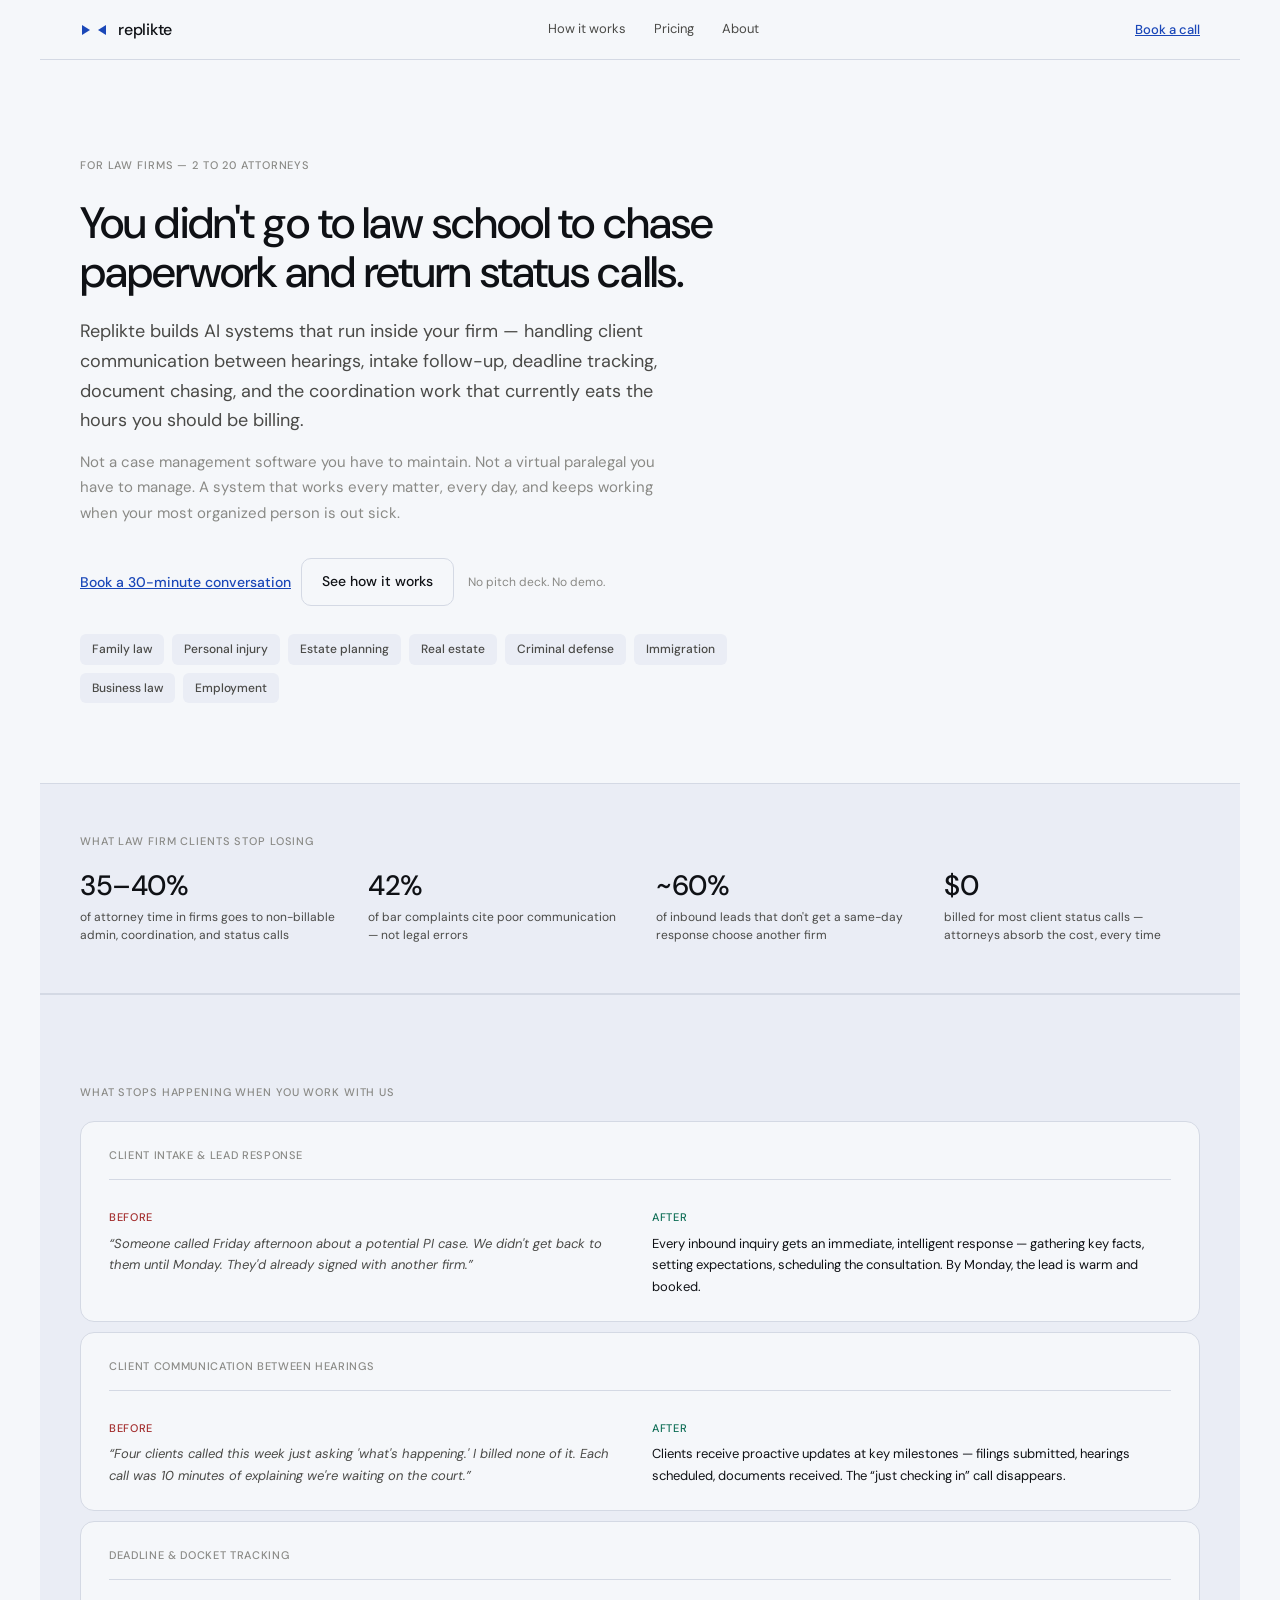
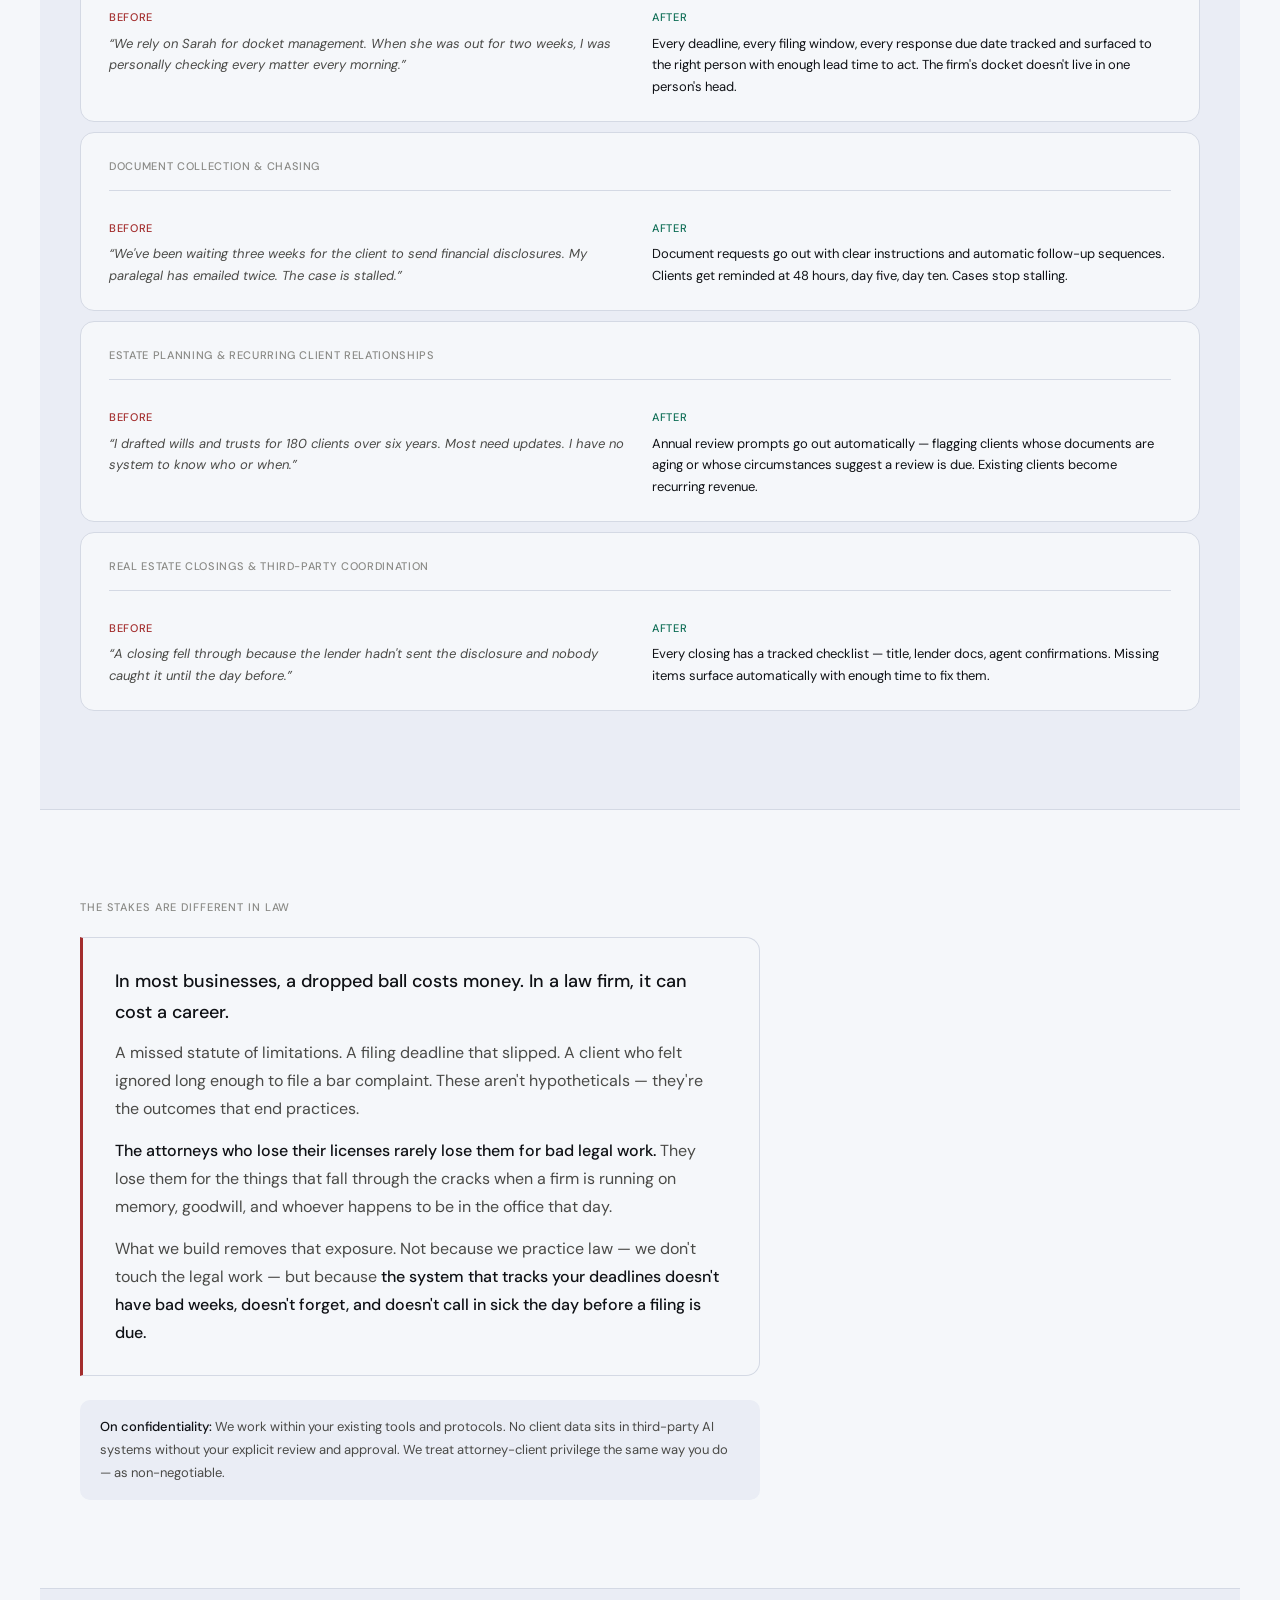
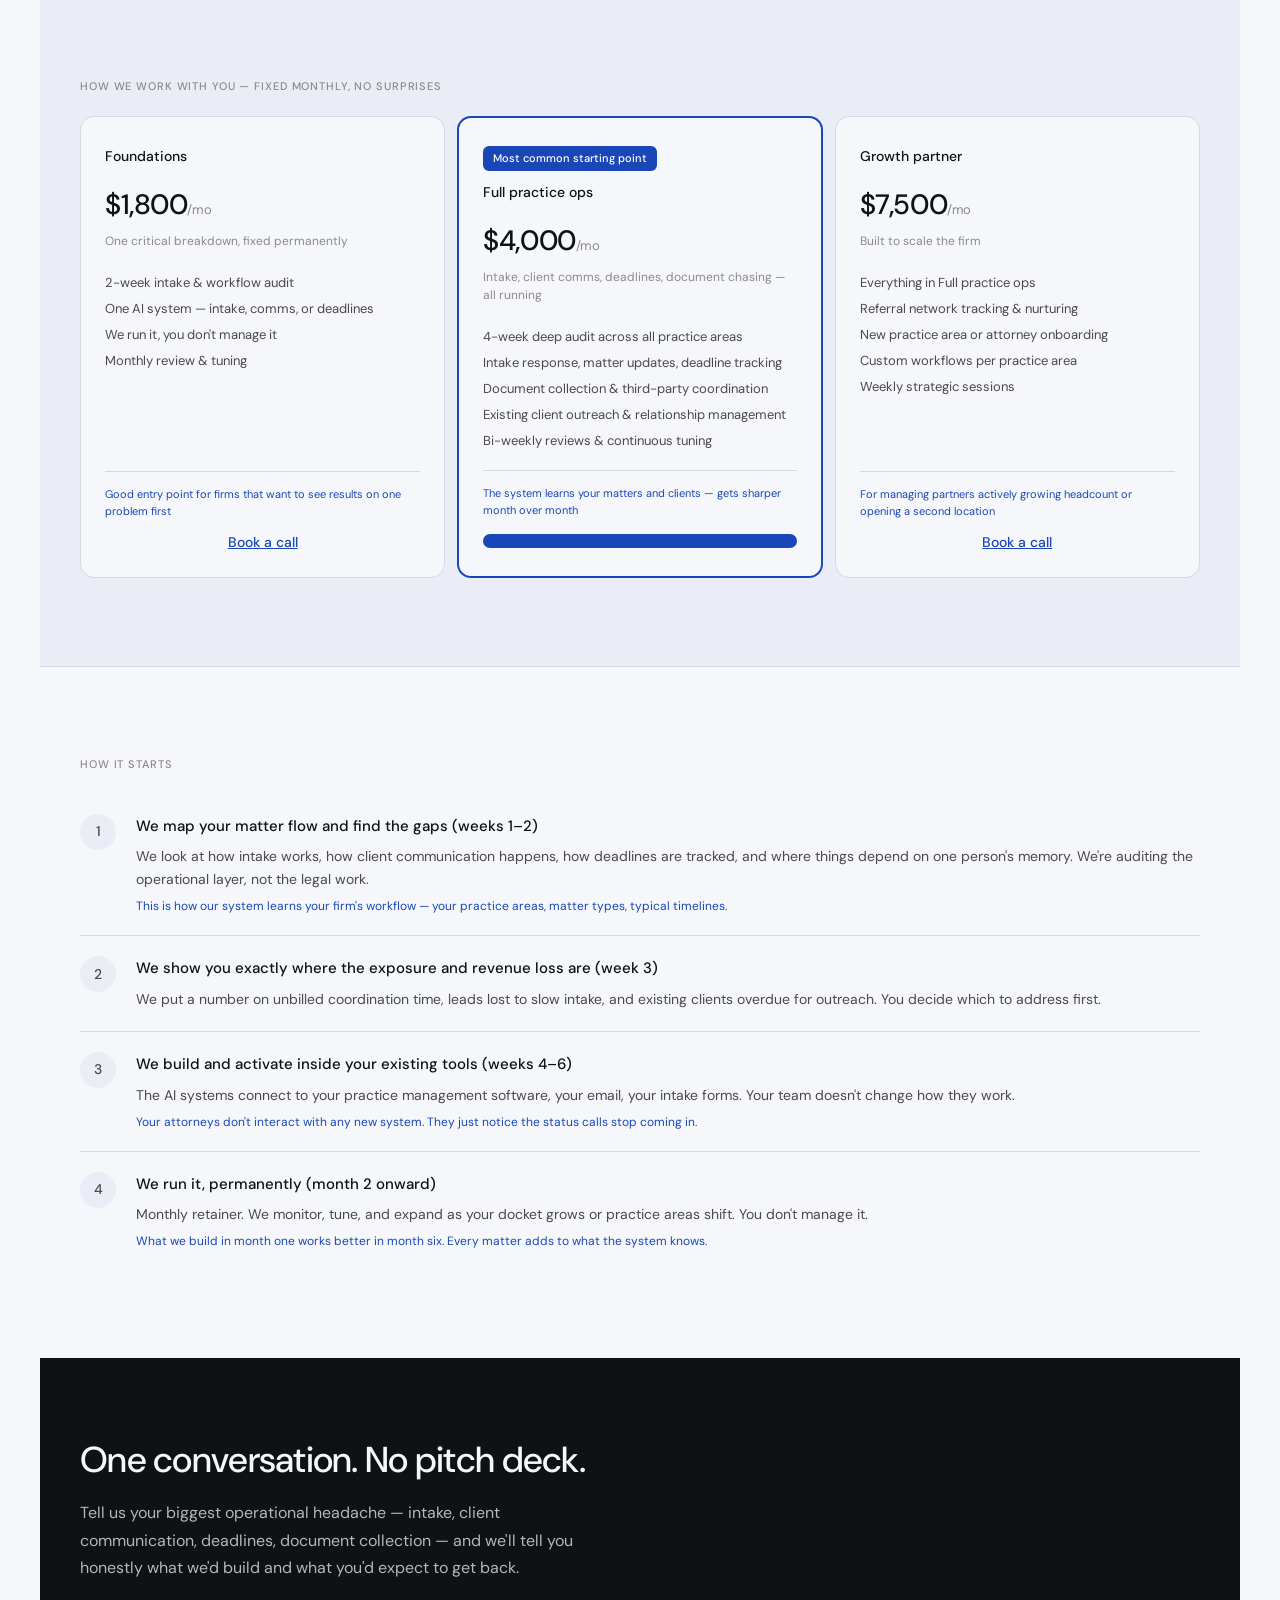
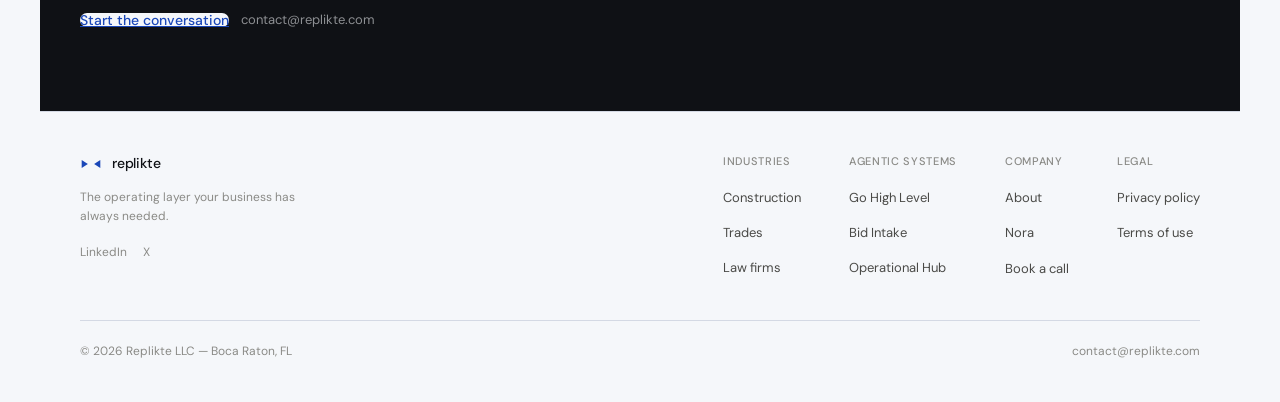
<file: law.html>
<!DOCTYPE html>
<html lang="en">
<head>
<!-- Google tag (gtag.js) -->
<script async src="https://www.googletagmanager.com/gtag/js?id=G-6N65DJDXRP"></script>
<script>
  window.dataLayer = window.dataLayer || [];
  function gtag(){dataLayer.push(arguments);}
  gtag('js', new Date());
  gtag('config', 'G-6N65DJDXRP');
</script>
<meta charset="UTF-8">
<meta name="viewport" content="width=device-width, initial-scale=1.0, viewport-fit=cover">
<meta name="description" content="Replikte for law firms — 2 to 20 attorneys — intake, client communication, deadlines, and document coordination.">
<meta name="robots" content="index, follow">
<meta name="author" content="Replikte LLC">
<title>replikte — Law Firms (2–20 Attorneys)</title>
<link rel="canonical" href="https://replikte.com/law.html">
<link rel="icon" href="logos/favicon.svg" type="image/svg+xml">
<link rel="apple-touch-icon" href="logos/apple-touch-icon.png" sizes="180x180">
<link rel="manifest" href="site.webmanifest">
<meta name="theme-color" content="#F5F7FA">
<meta property="og:type" content="website">
<meta property="og:site_name" content="replikte">
<meta property="og:title" content="replikte — Law Firms (2–20 Attorneys)">
<meta property="og:description" content="Replikte for law firms — 2 to 20 attorneys — intake, client communication, deadlines, and document coordination.">
<meta property="og:url" content="https://replikte.com/law.html">
<meta property="og:image" content="https://replikte.github.io/replikte-website/logos/apple-touch-icon.png">
<meta name="twitter:card" content="summary_large_image">
<meta name="twitter:title" content="replikte — Law Firms (2–20 Attorneys)">
<meta name="twitter:image" content="https://replikte.github.io/replikte-website/logos/apple-touch-icon.png">
<link rel="stylesheet" href="style.css">
<link href="https://calendar.google.com/calendar/scheduling-button-script.css" rel="stylesheet">
<script type="application/ld+json">
{
  "@context": "https://schema.org",
  "@graph": [
    {
      "@type": "Organization",
      "@id": "https://replikte.github.io/replikte-website/#organization",
      "name": "Replikte LLC",
      "url": "https://replikte.github.io/replikte-website/",
      "email": "contact@replikte.com",
      "sameAs": ["https://www.linkedin.com/company/replikte", "https://x.com/ReplikteAI"]
    },
    {
      "@type": "WebSite",
      "@id": "https://replikte.github.io/replikte-website/#website",
      "url": "https://replikte.github.io/replikte-website/",
      "name": "replikte",
      "publisher": { "@id": "https://replikte.github.io/replikte-website/#organization" }
    },
    {
      "@type": "WebPage",
      "@id": "https://replikte.github.io/replikte-website/law.html#webpage",
      "url": "https://replikte.github.io/replikte-website/law.html",
      "name": "Law Firms (2–20 Attorneys) — replikte",
      "isPartOf": { "@id": "https://replikte.github.io/replikte-website/#website" },
      "about": { "@id": "https://replikte.github.io/replikte-website/#organization" }
    }
  ]
}
</script>
</head>
<body>
<div class="site-wrap">
  <nav class="nav" aria-label="Primary">
    <a href="index.html" class="nav__logo">
      <svg width="28" height="18" viewBox="0 0 28 18" aria-hidden="true"><path d="M 2 4 L 2 14 L 10 9 Z" fill="var(--color-signal)"/><path d="M 26 4 L 26 14 L 18 9 Z" fill="var(--color-signal)"/></svg>
      <span>replikte</span>
    </a>
    <ul class="nav__links">
      <li><a href="#how">How it works</a></li>
      <li><a href="#pricing">Pricing</a></li>
      <li><a href="about.html">About</a></li>
    </ul>
    <span class="nav__cta gcal-booking" data-label="Book a call"></span>
  </nav>

  <main>
    <header class="hero-page hero-page--with-pills">
      <p class="hero-eyebrow">For law firms — 2 to 20 attorneys</p>
      <h1>You didn&apos;t go to law school to chase paperwork and return status calls.</h1>
      <p class="hero-lead" style="max-width:620px">Replikte builds AI systems that run inside your firm — handling client communication between hearings, intake follow-up, deadline tracking, document chasing, and the coordination work that currently eats the hours you should be billing.</p>
      <p class="hero-sub" style="max-width:580px">Not a case management software you have to maintain. Not a virtual paralegal you have to manage. A system that works every matter, every day, and keeps working when your most organized person is out sick.</p>
      <div class="hero-ctas">
        <span class="btn btn--primary gcal-booking" data-label="Book a 30-minute conversation"></span>
        <a class="btn btn--secondary" href="#how">See how it works</a>
        <span class="hero-ctas__meta">No pitch deck. No demo.</span>
      </div>
      <div class="hero-pills" aria-label="Practice areas">
        <span class="pill">Family law</span><span class="pill">Personal injury</span><span class="pill">Estate planning</span><span class="pill">Real estate</span>
        <span class="pill">Criminal defense</span><span class="pill">Immigration</span><span class="pill">Business law</span><span class="pill">Employment</span>
      </div>
    </header>

    <section class="proof-band" aria-labelledby="proof-l">
      <p class="section-label" id="proof-l">What law firm clients stop losing</p>
      <div class="proof-grid">
        <div><p class="proof-stat">35–40%</p><p class="proof-label">of attorney time in firms goes to non-billable admin, coordination, and status calls</p></div>
        <div><p class="proof-stat">42%</p><p class="proof-label">of bar complaints cite poor communication — not legal errors</p></div>
        <div><p class="proof-stat">~60%</p><p class="proof-label">of inbound leads that don&apos;t get a same-day response choose another firm</p></div>
        <div><p class="proof-stat">$0</p><p class="proof-label">billed for most client status calls — attorneys absorb the cost, every time</p></div>
      </div>
    </section>

    <section class="section section--tinted">
      <p class="section-label">What stops happening when you work with us</p>
      <div class="scene">
        <p class="scene__tag">Client intake &amp; lead response</p>
        <div><p class="scene__label scene__label--before">Before</p><p class="scene__text scene__text--before">&ldquo;Someone called Friday afternoon about a potential PI case. We didn&apos;t get back to them until Monday. They&apos;d already signed with another firm.&rdquo;</p></div>
        <div><p class="scene__label scene__label--after">After</p><p class="scene__text scene__text--after">Every inbound inquiry gets an immediate, intelligent response — gathering key facts, setting expectations, scheduling the consultation. By Monday, the lead is warm and booked.</p></div>
      </div>
      <div class="scene">
        <p class="scene__tag">Client communication between hearings</p>
        <div><p class="scene__label scene__label--before">Before</p><p class="scene__text scene__text--before">&ldquo;Four clients called this week just asking &apos;what&apos;s happening.&apos; I billed none of it. Each call was 10 minutes of explaining we&apos;re waiting on the court.&rdquo;</p></div>
        <div><p class="scene__label scene__label--after">After</p><p class="scene__text scene__text--after">Clients receive proactive updates at key milestones — filings submitted, hearings scheduled, documents received. The &ldquo;just checking in&rdquo; call disappears.</p></div>
      </div>
      <div class="scene">
        <p class="scene__tag">Deadline &amp; docket tracking</p>
        <div><p class="scene__label scene__label--before">Before</p><p class="scene__text scene__text--before">&ldquo;We rely on Sarah for docket management. When she was out for two weeks, I was personally checking every matter every morning.&rdquo;</p></div>
        <div><p class="scene__label scene__label--after">After</p><p class="scene__text scene__text--after">Every deadline, every filing window, every response due date tracked and surfaced to the right person with enough lead time to act. The firm&apos;s docket doesn&apos;t live in one person&apos;s head.</p></div>
      </div>
      <div class="scene">
        <p class="scene__tag">Document collection &amp; chasing</p>
        <div><p class="scene__label scene__label--before">Before</p><p class="scene__text scene__text--before">&ldquo;We&apos;ve been waiting three weeks for the client to send financial disclosures. My paralegal has emailed twice. The case is stalled.&rdquo;</p></div>
        <div><p class="scene__label scene__label--after">After</p><p class="scene__text scene__text--after">Document requests go out with clear instructions and automatic follow-up sequences. Clients get reminded at 48 hours, day five, day ten. Cases stop stalling.</p></div>
      </div>
      <div class="scene">
        <p class="scene__tag">Estate planning &amp; recurring client relationships</p>
        <div><p class="scene__label scene__label--before">Before</p><p class="scene__text scene__text--before">&ldquo;I drafted wills and trusts for 180 clients over six years. Most need updates. I have no system to know who or when.&rdquo;</p></div>
        <div><p class="scene__label scene__label--after">After</p><p class="scene__text scene__text--after">Annual review prompts go out automatically — flagging clients whose documents are aging or whose circumstances suggest a review is due. Existing clients become recurring revenue.</p></div>
      </div>
      <div class="scene">
        <p class="scene__tag">Real estate closings &amp; third-party coordination</p>
        <div><p class="scene__label scene__label--before">Before</p><p class="scene__text scene__text--before">&ldquo;A closing fell through because the lender hadn&apos;t sent the disclosure and nobody caught it until the day before.&rdquo;</p></div>
        <div><p class="scene__label scene__label--after">After</p><p class="scene__text scene__text--after">Every closing has a tracked checklist — title, lender docs, agent confirmations. Missing items surface automatically with enough time to fix them.</p></div>
      </div>
    </section>

    <section class="section">
      <div class="section__narrow">
        <p class="section-label">The stakes are different in law</p>
        <div class="law-stakes">
          <h3>In most businesses, a dropped ball costs money. In a law firm, it can cost a career.</h3>
          <p class="body-text">A missed statute of limitations. A filing deadline that slipped. A client who felt ignored long enough to file a bar complaint. These aren&apos;t hypotheticals — they&apos;re the outcomes that end practices.</p>
          <p class="body-text"><strong>The attorneys who lose their licenses rarely lose them for bad legal work.</strong> They lose them for the things that fall through the cracks when a firm is running on memory, goodwill, and whoever happens to be in the office that day.</p>
          <p class="body-text" style="margin-bottom:0">What we build removes that exposure. Not because we practice law — we don&apos;t touch the legal work — but because <strong>the system that tracks your deadlines doesn&apos;t have bad weeks, doesn&apos;t forget, and doesn&apos;t call in sick the day before a filing is due.</strong></p>
        </div>
        <div class="panel-paper panel-paper--law">
          <p class="body-text" style="margin-bottom:0;font-size:13px">
            <strong>On confidentiality:</strong> We work within your existing tools and protocols. No client data sits in third-party AI systems without your explicit review and approval. We treat attorney-client privilege the same way you do — as non-negotiable.
          </p>
        </div>
      </div>
    </section>

    <section class="section section--tinted" id="pricing">
      <p class="section-label">How we work with you — fixed monthly, no surprises</p>
      <div class="tier-grid">
        <div class="tier-card">
          <p class="tier-card__name">Foundations</p>
          <p class="tier-card__price">$1,800<span>/mo</span></p>
          <p class="tier-card__sub">One critical breakdown, fixed permanently</p>
          <ul>
            <li>2-week intake &amp; workflow audit</li>
            <li>One AI system — intake, comms, or deadlines</li>
            <li>We run it, you don&apos;t manage it</li>
            <li>Monthly review &amp; tuning</li>
          </ul>
          <p class="tier-card__note">Good entry point for firms that want to see results on one problem first</p>
          <span class="btn btn--secondary tier-card__cta gcal-booking" data-label="Book a call"></span>
        </div>
        <div class="tier-card tier-card--featured">
          <span class="tier-card__badge">Most common starting point</span>
          <p class="tier-card__name">Full practice ops</p>
          <p class="tier-card__price">$4,000<span>/mo</span></p>
          <p class="tier-card__sub">Intake, client comms, deadlines, document chasing — all running</p>
          <ul>
            <li>4-week deep audit across all practice areas</li>
            <li>Intake response, matter updates, deadline tracking</li>
            <li>Document collection &amp; third-party coordination</li>
            <li>Existing client outreach &amp; relationship management</li>
            <li>Bi-weekly reviews &amp; continuous tuning</li>
          </ul>
          <p class="tier-card__note">The system learns your matters and clients — gets sharper month over month</p>
          <span class="btn btn--primary tier-card__cta gcal-booking" data-label="Book a call"></span>
        </div>
        <div class="tier-card">
          <p class="tier-card__name">Growth partner</p>
          <p class="tier-card__price">$7,500<span>/mo</span></p>
          <p class="tier-card__sub">Built to scale the firm</p>
          <ul>
            <li>Everything in Full practice ops</li>
            <li>Referral network tracking &amp; nurturing</li>
            <li>New practice area or attorney onboarding</li>
            <li>Custom workflows per practice area</li>
            <li>Weekly strategic sessions</li>
          </ul>
          <p class="tier-card__note">For managing partners actively growing headcount or opening a second location</p>
          <span class="btn btn--secondary tier-card__cta gcal-booking" data-label="Book a call"></span>
        </div>
      </div>
    </section>

    <section class="section" id="how">
      <p class="section-label">How it starts</p>
      <ul class="process-list">
        <li>
          <span class="process-list__num">1</span>
          <div>
            <p class="process-list__title">We map your matter flow and find the gaps (weeks 1–2)</p>
            <p class="process-list__body">We look at how intake works, how client communication happens, how deadlines are tracked, and where things depend on one person&apos;s memory. We&apos;re auditing the operational layer, not the legal work.</p>
            <p class="process-list__ai">This is how our system learns your firm&apos;s workflow — your practice areas, matter types, typical timelines.</p>
          </div>
        </li>
        <li>
          <span class="process-list__num">2</span>
          <div>
            <p class="process-list__title">We show you exactly where the exposure and revenue loss are (week 3)</p>
            <p class="process-list__body">We put a number on unbilled coordination time, leads lost to slow intake, and existing clients overdue for outreach. You decide which to address first.</p>
          </div>
        </li>
        <li>
          <span class="process-list__num">3</span>
          <div>
            <p class="process-list__title">We build and activate inside your existing tools (weeks 4–6)</p>
            <p class="process-list__body">The AI systems connect to your practice management software, your email, your intake forms. Your team doesn&apos;t change how they work.</p>
            <p class="process-list__ai">Your attorneys don&apos;t interact with any new system. They just notice the status calls stop coming in.</p>
          </div>
        </li>
        <li>
          <span class="process-list__num">4</span>
          <div>
            <p class="process-list__title">We run it, permanently (month 2 onward)</p>
            <p class="process-list__body">Monthly retainer. We monitor, tune, and expand as your docket grows or practice areas shift. You don&apos;t manage it.</p>
            <p class="process-list__ai">What we build in month one works better in month six. Every matter adds to what the system knows.</p>
          </div>
        </li>
      </ul>
    </section>

    <section class="final-band" id="contact">
      <h2>One conversation. No pitch deck.</h2>
      <p class="final-band__body">Tell us your biggest operational headache — intake, client communication, deadlines, document collection — and we&apos;ll tell you honestly what we&apos;d build and what you&apos;d expect to get back.</p>
      <div class="final-band__row">
        <span class="btn btn--primary gcal-booking" data-label="Start the conversation"></span>
        <span class="final-band__meta">contact@replikte.com</span>
      </div>
    </section>
  </main>

  <footer class="footer">
    <div class="footer__top">
      <div>
        <div class="footer__brand-row">
          <svg width="22" height="14" viewBox="0 0 28 18" aria-hidden="true"><path d="M 2 4 L 2 14 L 10 9 Z" fill="var(--color-signal)"/><path d="M 26 4 L 26 14 L 18 9 Z" fill="var(--color-signal)"/></svg>
          <span class="footer__name">replikte</span>
        </div>
        <p class="footer__tag">The operating layer your business has always needed.</p>
        <div class="footer__socials">
          <a href="https://www.linkedin.com/company/replikte" target="_blank" rel="noopener noreferrer">LinkedIn</a>
          <a href="https://x.com/ReplikteAI" target="_blank" rel="noopener noreferrer">X</a>
        </div>
      </div>
      <div class="footer__cols">
        <div class="footer__col">
          <p class="footer__col-title">Industries</p>
          <ul>
            <li><a href="construction.html">Construction</a></li>
            <li><a href="trades.html">Trades</a></li>
            <li><a href="law.html">Law firms</a></li>
          </ul>
        </div>
        <div class="footer__col">
          <p class="footer__col-title">Agentic Systems</p>
          <ul>
            <li><a href="ghl.html">Go High Level</a></li>
            <li><a href="bid-intake.html">Bid Intake</a></li>
            <li><a href="operational-hub.html">Operational Hub</a></li>
          </ul>
        </div>
        <div class="footer__col">
          <p class="footer__col-title">Company</p>
          <ul>
            <li><a href="about.html">About</a></li>
            <li><a href="nora.html">Nora</a></li>
            <li><span class="gcal-booking" data-label="Book a call"></span></li>
          </ul>
        </div>
        <div class="footer__col">
          <p class="footer__col-title">Legal</p>
          <ul>
            <li><a href="privacy.html">Privacy policy</a></li>
            <li><a href="terms.html">Terms of use</a></li>
          </ul>
        </div>
      </div>
    </div>
    <div class="footer__bottom">
      <p>© 2026 Replikte LLC — Boca Raton, FL</p>
      <a href="mailto:contact@replikte.com">contact@replikte.com</a>
    </div>
  </footer>
</div>
<script src="https://calendar.google.com/calendar/scheduling-button-script.js" async></script>
<script src="booking.js" defer></script>
</body>
</html>
</file>
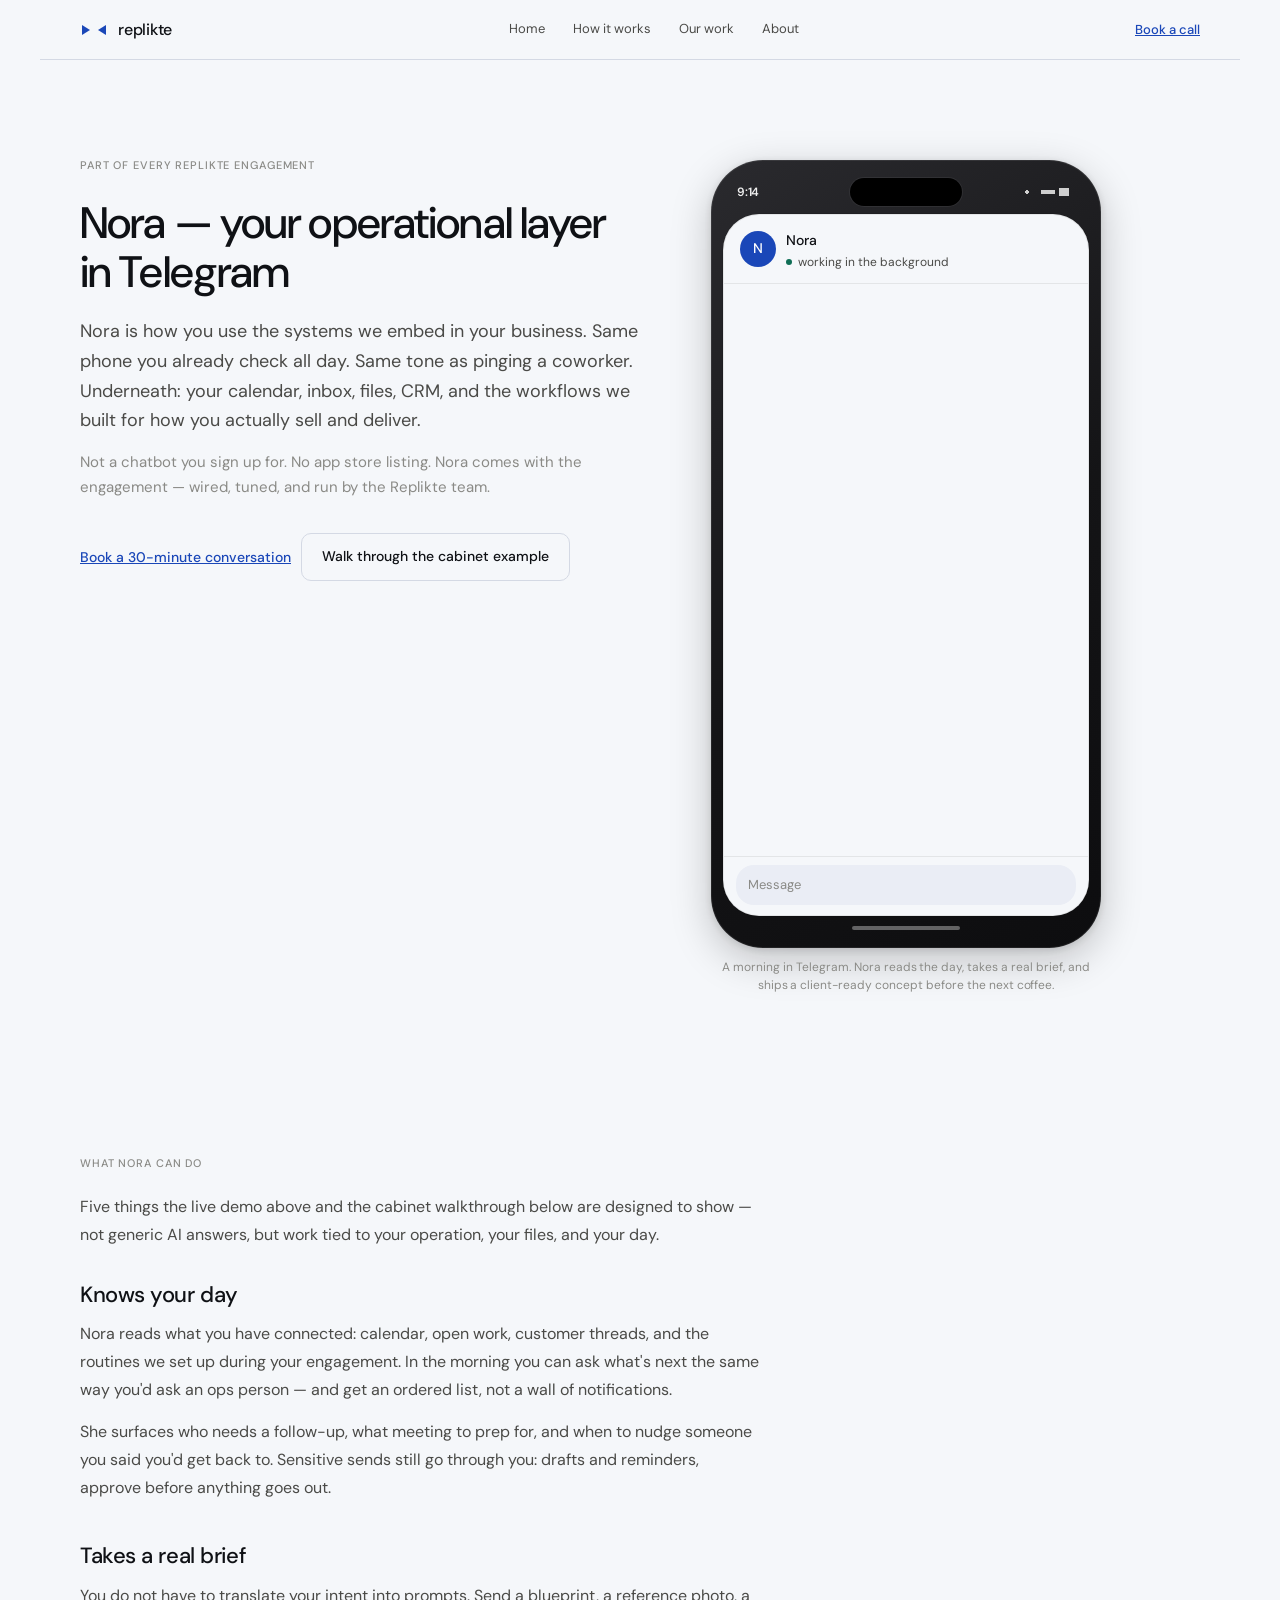
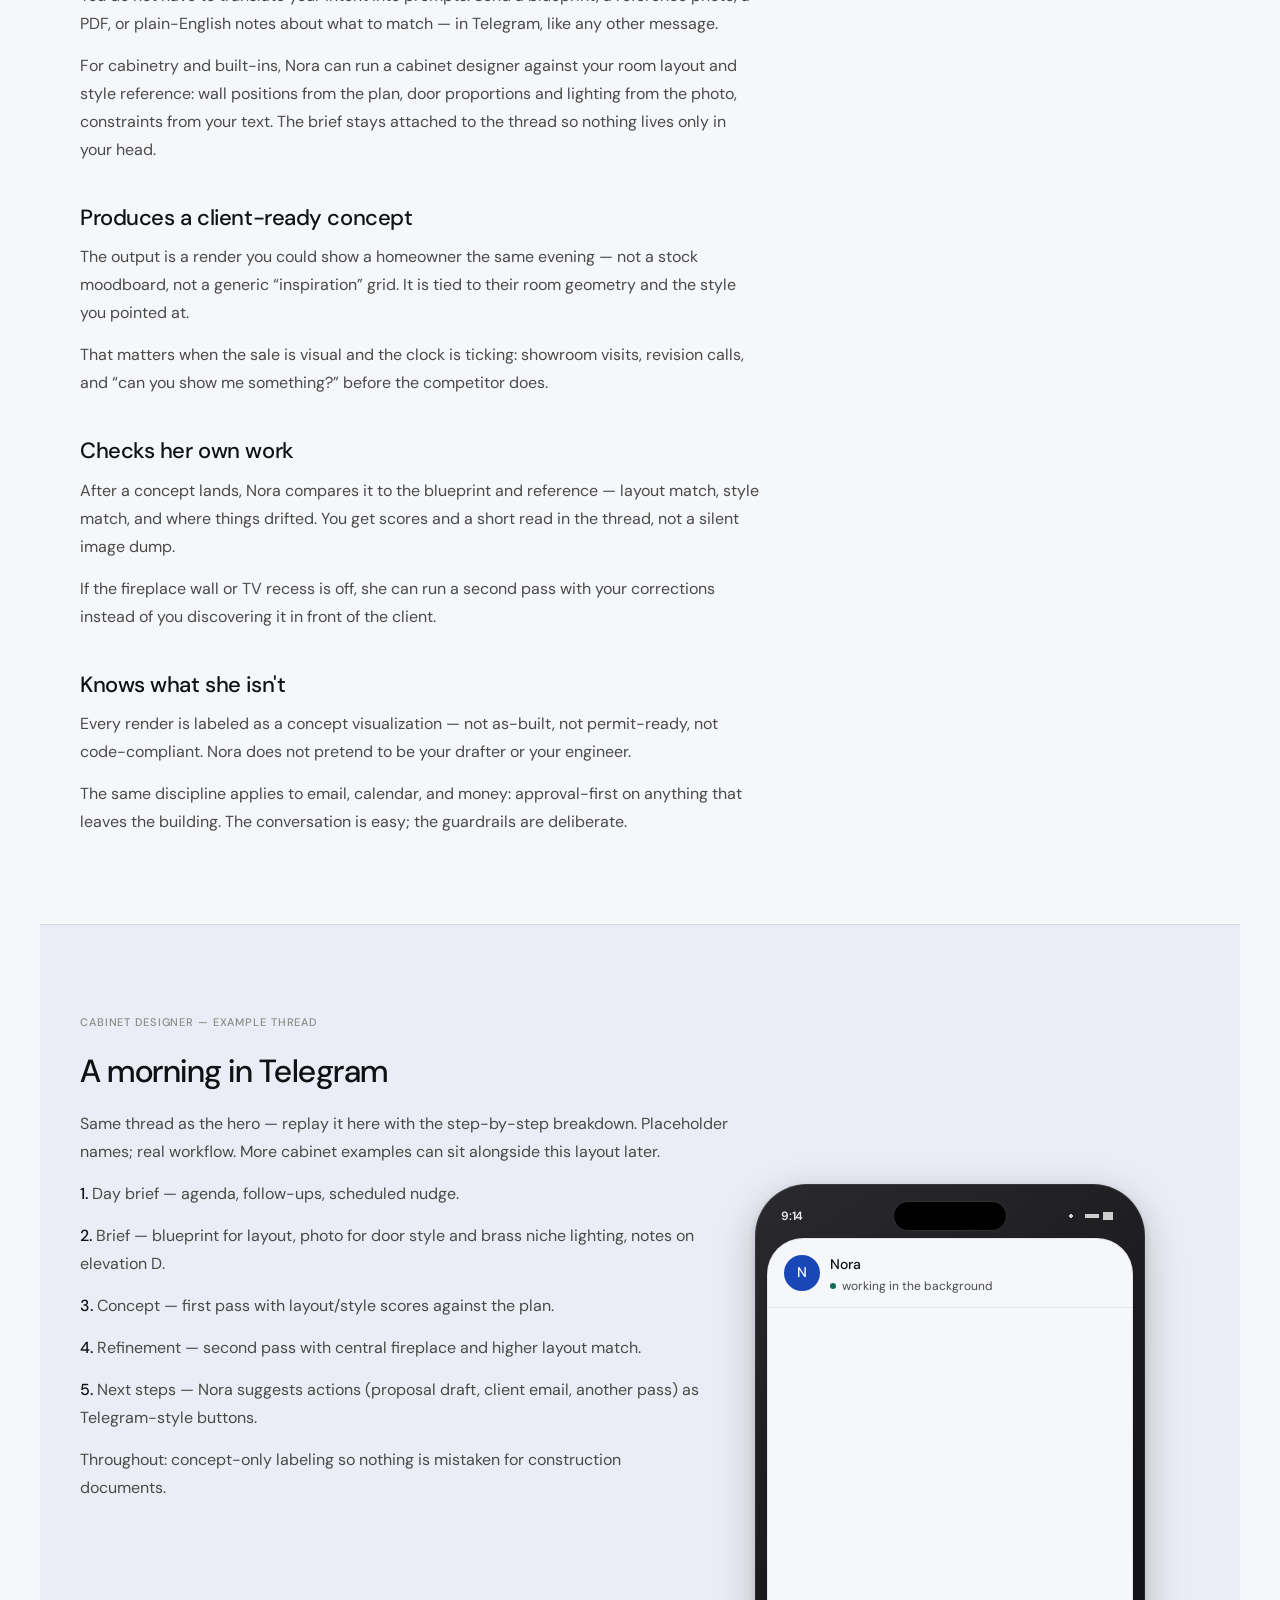
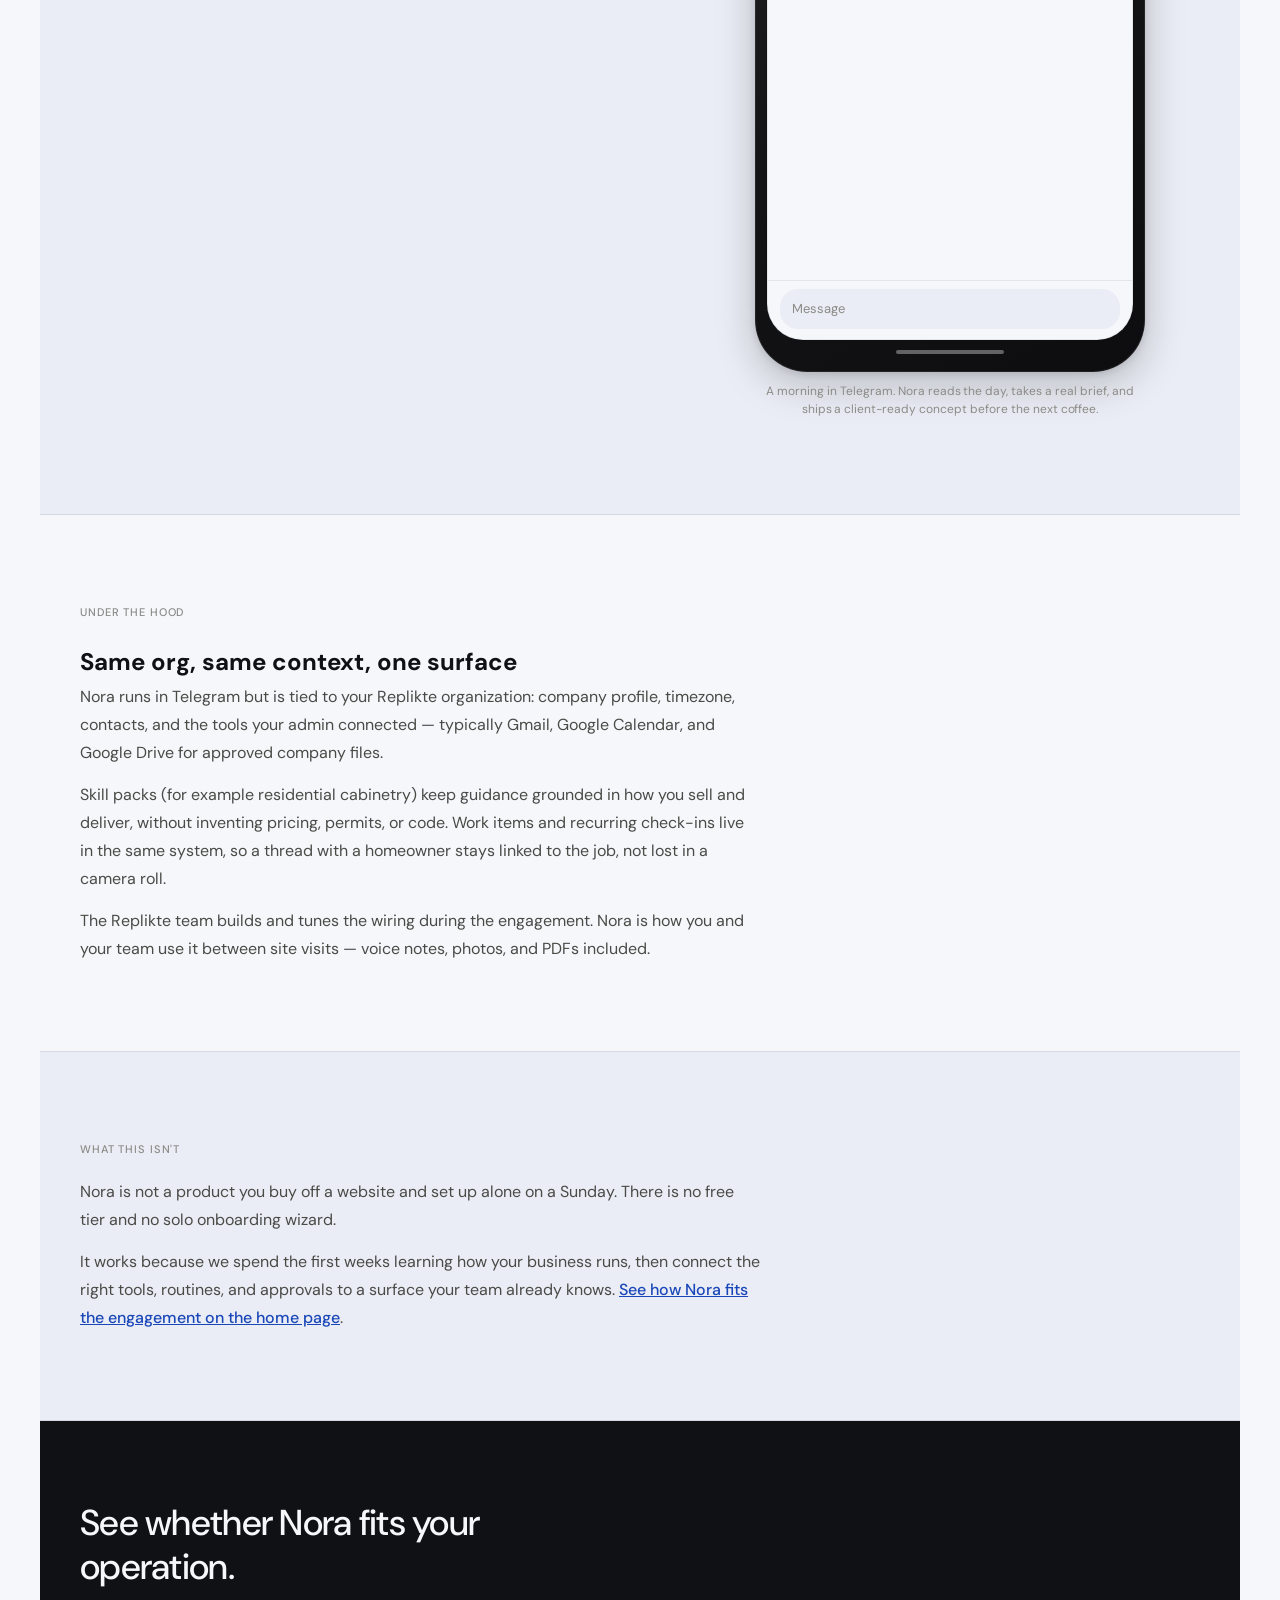
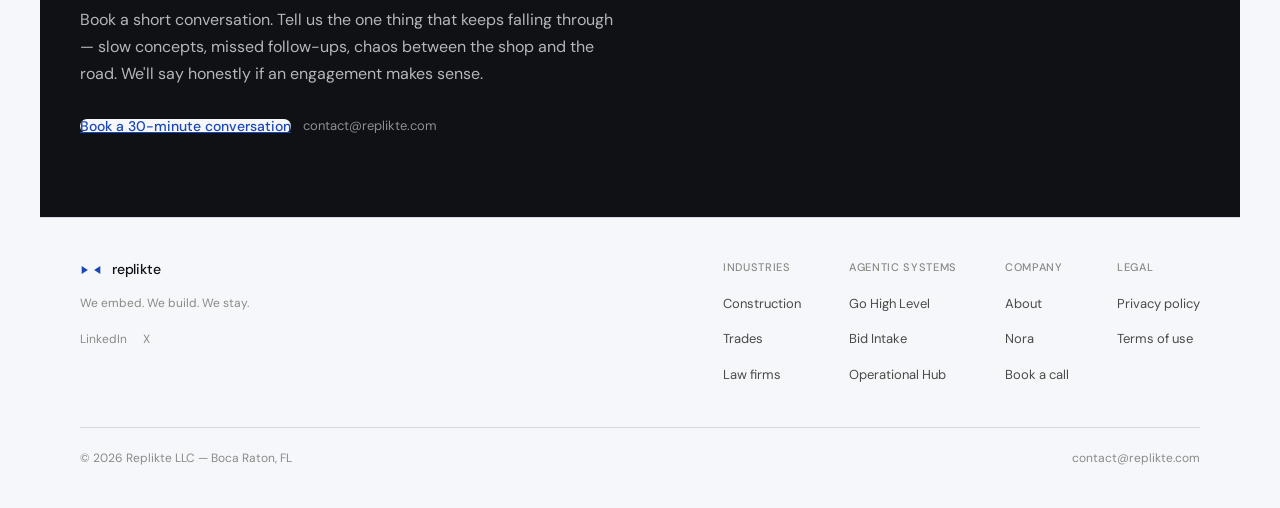
<file: nora.html>
<!DOCTYPE html>
<html lang="en">
<head>
<!-- Google tag (gtag.js) -->
<script async src="https://www.googletagmanager.com/gtag/js?id=G-6N65DJDXRP"></script>
<script>
  window.dataLayer = window.dataLayer || [];
  function gtag(){dataLayer.push(arguments);}
  gtag('js', new Date());
  gtag('config', 'G-6N65DJDXRP');
</script>
<meta charset="UTF-8">
<meta name="viewport" content="width=device-width, initial-scale=1.0, viewport-fit=cover">
<meta name="description" content="What Nora does in Telegram: day briefs, real briefs with blueprints and photos, client-ready cabinet concepts, self-check scores, and clear concept-only labeling. Part of every Replikte engagement.">
<meta name="robots" content="index, follow">
<meta name="author" content="Replikte LLC">
<title>Nora — replikte</title>
<link rel="canonical" href="https://replikte.com/nora.html">
<link rel="icon" href="logos/favicon.svg" type="image/svg+xml">
<link rel="apple-touch-icon" href="logos/apple-touch-icon.png" sizes="180x180">
<link rel="manifest" href="site.webmanifest">
<meta name="theme-color" content="#F5F7FA">
<meta property="og:type" content="website">
<meta property="og:site_name" content="replikte">
<meta property="og:title" content="Nora — replikte">
<meta property="og:description" content="What Nora does in Telegram: day briefs, real briefs, client-ready concepts, self-check scores, and concept-only labeling. Part of every Replikte engagement.">
<meta property="og:url" content="https://replikte.com/nora.html">
<meta property="og:image" content="https://replikte.github.io/replikte-website/logos/apple-touch-icon.png">
<meta name="twitter:card" content="summary_large_image">
<meta name="twitter:title" content="Nora — replikte">
<meta name="twitter:description" content="What Nora does in Telegram: day briefs, real briefs, client-ready concepts, self-check scores, and concept-only labeling. Part of every Replikte engagement.">
<meta name="twitter:image" content="https://replikte.github.io/replikte-website/logos/apple-touch-icon.png">
<link rel="stylesheet" href="style.css">
<link href="https://calendar.google.com/calendar/scheduling-button-script.css" rel="stylesheet">
<script type="application/ld+json">
{
  "@context": "https://schema.org",
  "@graph": [
    {
      "@type": "Organization",
      "@id": "https://replikte.github.io/replikte-website/#organization",
      "name": "Replikte LLC",
      "url": "https://replikte.github.io/replikte-website/",
      "email": "contact@replikte.com",
      "sameAs": ["https://www.linkedin.com/company/replikte", "https://x.com/ReplikteAI"]
    },
    {
      "@type": "WebSite",
      "@id": "https://replikte.github.io/replikte-website/#website",
      "url": "https://replikte.github.io/replikte-website/",
      "name": "replikte",
      "publisher": { "@id": "https://replikte.github.io/replikte-website/#organization" }
    },
    {
      "@type": "WebPage",
      "@id": "https://replikte.github.io/replikte-website/nora.html#webpage",
      "url": "https://replikte.github.io/replikte-website/nora.html",
      "name": "Nora — replikte",
      "isPartOf": { "@id": "https://replikte.github.io/replikte-website/#website" },
      "about": { "@id": "https://replikte.github.io/replikte-website/#organization" }
    }
  ]
}
</script>
</head>
<body>
<div class="site-wrap">
  <nav class="nav" aria-label="Primary">
    <a href="index.html" class="nav__logo">
      <svg width="28" height="18" viewBox="0 0 28 18" aria-hidden="true"><path d="M 2 4 L 2 14 L 10 9 Z" fill="var(--color-signal)"/><path d="M 26 4 L 26 14 L 18 9 Z" fill="var(--color-signal)"/></svg>
      <span>replikte</span>
    </a>
    <ul class="nav__links">
      <li><a href="index.html">Home</a></li>
      <li><a href="index.html#how">How it works</a></li>
      <li><a href="index.html#our-work">Our work</a></li>
      <li><a href="about.html">About</a></li>
    </ul>
    <span class="nav__cta gcal-booking" data-label="Book a call"></span>
  </nav>

  
  <main>
    <header class="hero-page hero-page--nora">
      <div class="hero-page__copy">
        <p class="hero-eyebrow">Part of every Replikte engagement</p>
        <h1>Nora — your operational layer in Telegram</h1>
        <p class="hero-lead">Nora is how you use the systems we embed in your business. Same phone you already check all day. Same tone as pinging a coworker. Underneath: your calendar, inbox, files, CRM, and the workflows we built for how you actually sell and deliver.</p>
        <p class="hero-sub">Not a chatbot you sign up for. No app store listing. Nora comes with the engagement — wired, tuned, and run by the Replikte team.</p>
        <div class="hero-ctas">
          <span class="btn btn--primary gcal-booking" data-label="Book a 30-minute conversation"></span>
          <a class="btn btn--secondary" href="#cabinet-demo">Walk through the cabinet example</a>
        </div>
      </div>
      <div class="hero-page__visual">
        <div class="js-nora-demo-mount nora-demo-mount nora-demo-mount--hero" data-demo-id="cabinet"></div>
      </div>
    </header>

    <section class="section">
      <div class="section__narrow">
        <p class="section-label">What Nora can do</p>
        <p class="body-text" style="margin-bottom:32px">Five things the live demo above and the cabinet walkthrough below are designed to show — not generic AI answers, but work tied to your operation, your files, and your day.</p>

        <article class="nora-cap" id="knows-your-day">
          <h2 class="nora-cap__title">Knows your day</h2>
          <p class="body-text">Nora reads what you have connected: calendar, open work, customer threads, and the routines we set up during your engagement. In the morning you can ask what&apos;s next the same way you&apos;d ask an ops person — and get an ordered list, not a wall of notifications.</p>
          <p class="body-text">She surfaces who needs a follow-up, what meeting to prep for, and when to nudge someone you said you&apos;d get back to. Sensitive sends still go through you: drafts and reminders, approve before anything goes out.</p>
        </article>

        <article class="nora-cap" id="takes-a-brief">
          <h2 class="nora-cap__title">Takes a real brief</h2>
          <p class="body-text">You do not have to translate your intent into prompts. Send a blueprint, a reference photo, a PDF, or plain-English notes about what to match — in Telegram, like any other message.</p>
          <p class="body-text">For cabinetry and built-ins, Nora can run a cabinet designer against your room layout and style reference: wall positions from the plan, door proportions and lighting from the photo, constraints from your text. The brief stays attached to the thread so nothing lives only in your head.</p>
        </article>

        <article class="nora-cap" id="client-ready">
          <h2 class="nora-cap__title">Produces a client-ready concept</h2>
          <p class="body-text">The output is a render you could show a homeowner the same evening — not a stock moodboard, not a generic &ldquo;inspiration&rdquo; grid. It is tied to their room geometry and the style you pointed at.</p>
          <p class="body-text">That matters when the sale is visual and the clock is ticking: showroom visits, revision calls, and &ldquo;can you show me something?&rdquo; before the competitor does.</p>
        </article>

        <article class="nora-cap" id="checks-work">
          <h2 class="nora-cap__title">Checks her own work</h2>
          <p class="body-text">After a concept lands, Nora compares it to the blueprint and reference — layout match, style match, and where things drifted. You get scores and a short read in the thread, not a silent image dump.</p>
          <p class="body-text">If the fireplace wall or TV recess is off, she can run a second pass with your corrections instead of you discovering it in front of the client.</p>
        </article>

        <article class="nora-cap" id="knows-limits">
          <h2 class="nora-cap__title">Knows what she isn&apos;t</h2>
          <p class="body-text">Every render is labeled as a concept visualization — not as-built, not permit-ready, not code-compliant. Nora does not pretend to be your drafter or your engineer.</p>
          <p class="body-text">The same discipline applies to email, calendar, and money: approval-first on anything that leaves the building. The conversation is easy; the guardrails are deliberate.</p>
        </article>
      </div>
    </section>

    <section class="section section--tinted" id="cabinet-demo" aria-labelledby="cabinet-demo-heading">
      <div class="section__narrow our-work__inner">
        <p class="section-label">Cabinet designer — example thread</p>
        <h2 class="section-heading section-heading--our-work" id="cabinet-demo-heading">A morning in Telegram</h2>
        <p class="body-text our-work__deck">Same thread as the hero — replay it here with the step-by-step breakdown. Placeholder names; real workflow. More cabinet examples can sit alongside this layout later.</p>
        <div class="nora-page__split">
          <div class="nora-page__split-copy">
            <p class="body-text"><strong>1.</strong> Day brief — agenda, follow-ups, scheduled nudge.</p>
            <p class="body-text"><strong>2.</strong> Brief — blueprint for layout, photo for door style and brass niche lighting, notes on elevation D.</p>
            <p class="body-text"><strong>3.</strong> Concept — first pass with layout/style scores against the plan.</p>
            <p class="body-text"><strong>4.</strong> Refinement — second pass with central fireplace and higher layout match.</p>
            <p class="body-text"><strong>5.</strong> Next steps — Nora suggests actions (proposal draft, client email, another pass) as Telegram-style buttons.</p>
            <p class="body-text" style="margin-bottom:0">Throughout: concept-only labeling so nothing is mistaken for construction documents.</p>
          </div>
          <div class="nora-page__split-visual">
            <div class="js-nora-demo-mount nora-demo-mount" data-demo-id="cabinet"></div>
          </div>
        </div>
      </div>
    </section>

    <section class="section">
      <div class="section__narrow">
        <p class="section-label">Under the hood</p>
        <h2 class="subheading">Same org, same context, one surface</h2>
        <p class="body-text">Nora runs in Telegram but is tied to your Replikte organization: company profile, timezone, contacts, and the tools your admin connected — typically Gmail, Google Calendar, and Google Drive for approved company files.</p>
        <p class="body-text">Skill packs (for example residential cabinetry) keep guidance grounded in how you sell and deliver, without inventing pricing, permits, or code. Work items and recurring check-ins live in the same system, so a thread with a homeowner stays linked to the job, not lost in a camera roll.</p>
        <p class="body-text" style="margin-bottom:0">The Replikte team builds and tunes the wiring during the engagement. Nora is how you and your team use it between site visits — voice notes, photos, and PDFs included.</p>
      </div>
    </section>

    <section class="section section--tinted">
      <div class="section__narrow">
        <p class="section-label">What this isn&apos;t</p>
        <p class="body-text">Nora is not a product you buy off a website and set up alone on a Sunday. There is no free tier and no solo onboarding wizard.</p>
        <p class="body-text" style="margin-bottom:0">It works because we spend the first weeks learning how your business runs, then connect the right tools, routines, and approvals to a surface your team already knows. <a href="index.html#our-work" style="font-weight:500">See how Nora fits the engagement on the home page</a>.</p>
      </div>
    </section>

    <section class="final-band" id="contact">
      <h2>See whether Nora fits your operation.</h2>
      <p class="final-band__body">Book a short conversation. Tell us the one thing that keeps falling through — slow concepts, missed follow-ups, chaos between the shop and the road. We&apos;ll say honestly if an engagement makes sense.</p>
      <div class="final-band__row">
        <span class="btn btn--primary gcal-booking" data-label="Book a 30-minute conversation"></span>
        <span class="final-band__meta">contact@replikte.com</span>
      </div>
    </section>
  </main>

  <footer class="footer">
    <div class="footer__top">
      <div>
        <div class="footer__brand-row">
          <svg width="22" height="14" viewBox="0 0 28 18" aria-hidden="true"><path d="M 2 4 L 2 14 L 10 9 Z" fill="var(--color-signal)"/><path d="M 26 4 L 26 14 L 18 9 Z" fill="var(--color-signal)"/></svg>
          <span class="footer__name">replikte</span>
        </div>
        <p class="footer__tag">We embed. We build. We stay.</p>
        <div class="footer__socials">
          <a href="https://www.linkedin.com/company/replikte" target="_blank" rel="noopener noreferrer">LinkedIn</a>
          <a href="https://x.com/ReplikteAI" target="_blank" rel="noopener noreferrer">X</a>
        </div>
      </div>
      <div class="footer__cols">
        <div class="footer__col">
          <p class="footer__col-title">Industries</p>
          <ul>
            <li><a href="construction.html">Construction</a></li>
            <li><a href="trades.html">Trades</a></li>
            <li><a href="law.html">Law firms</a></li>
          </ul>
        </div>
        <div class="footer__col">
          <p class="footer__col-title">Agentic Systems</p>
          <ul>
            <li><a href="ghl.html">Go High Level</a></li>
            <li><a href="bid-intake.html">Bid Intake</a></li>
            <li><a href="operational-hub.html">Operational Hub</a></li>
          </ul>
        </div>
        <div class="footer__col">
          <p class="footer__col-title">Company</p>
          <ul>
            <li><a href="about.html">About</a></li>
            <li><a href="nora.html">Nora</a></li>
            <li><span class="gcal-booking" data-label="Book a call"></span></li>
          </ul>
        </div>
        <div class="footer__col">
          <p class="footer__col-title">Legal</p>
          <ul>
            <li><a href="privacy.html">Privacy policy</a></li>
            <li><a href="terms.html">Terms of use</a></li>
          </ul>
        </div>
      </div>
    </div>
    <div class="footer__bottom">
      <p>© 2026 Replikte LLC — Boca Raton, FL</p>
      <a href="mailto:contact@replikte.com">contact@replikte.com</a>
    </div>
  </footer>
</div>
<template id="nora-demo-cabinet">
<div class="replikte-nora replikte-nora--thread" role="img" aria-label="Telegram thread on iPhone: Nora summarizes the day, runs a cabinet designer from a blueprint and reference photo, delivers scored concept renders, then offers next-step actions.">
  <div class="replikte-nora__iphone" aria-hidden="true">
    <div class="replikte-nora__iphone-shell">
      <div class="replikte-nora__iphone-status">
        <span class="replikte-nora__iphone-time">9:14</span>
        <span class="replikte-nora__iphone-island"></span>
        <span class="replikte-nora__iphone-icons"></span>
      </div>
  <div class="replikte-nora__device">

    <!-- Header -->
    <div class="replikte-nora__header">
      <div class="replikte-nora__avatar">N</div>
      <div class="replikte-nora__identity">
        <p class="replikte-nora__name">Nora</p>
        <p class="replikte-nora__sub"><span class="replikte-nora__status-dot"></span>working in the background</p>
      </div>
    </div>

    <!-- Thread -->
    <div class="replikte-nora__thread">

      <!-- 1. Jordan asks about his day -->
      <div class="replikte-nora__row replikte-nora__row--out" data-step="1" data-typewriter>
        <div class="replikte-nora__bubble replikte-nora__bubble--out">
          <p>what's next on my agenda?</p>
          <span class="replikte-nora__time">9:14 AM</span>
        </div>
      </div>

      <div class="replikte-nora__row replikte-nora__row--in replikte-nora__row--typing" data-typing-for="2" hidden>
        <div class="replikte-nora__typing" aria-hidden="true"><span></span><span></span><span></span></div>
      </div>

      <!-- 2. Nora reads back his day -->
      <div class="replikte-nora__row replikte-nora__row--in" data-step="2">
        <div class="replikte-nora__bubble replikte-nora__bubble--in">
          <p>Three things on your plate today:</p>
          <p>
            1. Prep for the design review<br>
            2. Follow up with the workshop lead<br>
            3. Nudge client M. — I'll handle that next Thursday at noon your time
          </p>
          <p><em>Want me to draft the workshop follow-up while you start your day?</em></p>
          <span class="replikte-nora__time">9:14 AM</span>
        </div>
      </div>

      <!-- 3. Jordan drops the blueprint -->
      <div class="replikte-nora__row replikte-nora__row--out" data-step="3">
        <div class="replikte-nora__bubble replikte-nora__bubble--out">
          <div class="replikte-nora__attachment replikte-nora__attachment--blueprint">
            <img src="assets/nora/blueprint-living-room.png" width="1024" height="685" alt="Living room blueprint — plan and elevations including TV wall, elevation D" loading="lazy" decoding="async">
          </div>
          <span class="replikte-nora__time">10:21 AM</span>
        </div>
      </div>

      <!-- 4. Jordan drops the cabinet reference -->
      <div class="replikte-nora__row replikte-nora__row--out" data-step="4">
        <div class="replikte-nora__bubble replikte-nora__bubble--out">
          <div class="replikte-nora__attachment replikte-nora__attachment--photo">
            <img src="assets/nora/reference-cabinet.png" width="960" height="691" alt="Cabinet and TV wall reference — built-ins, brass niches, niche lighting" loading="lazy" decoding="async">
          </div>
          <span class="replikte-nora__time">10:21 AM</span>
        </div>
      </div>

      <!-- 5. Jordan sends the brief -->
      <div class="replikte-nora__row replikte-nora__row--out" data-step="5" data-typewriter>
        <div class="replikte-nora__bubble replikte-nora__bubble--out">
          <p>Run the cabinet designer for my living room.</p>
          <p>Use the blueprint for the room layout and built-in wall. Use the reference for door style and proportions.</p>
          <p>Match the TV wall from elevation D, brass and niche lighting from the reference.</p>
          <p><em>Send the concept here when it's ready.</em></p>
          <span class="replikte-nora__time">10:22 AM</span>
        </div>
      </div>

      <div class="replikte-nora__row replikte-nora__row--in replikte-nora__row--typing" data-typing-for="6" hidden>
        <div class="replikte-nora__typing" aria-hidden="true"><span></span><span></span><span></span></div>
      </div>

      <!-- 6. Nora confirms -->
      <div class="replikte-nora__row replikte-nora__row--in" data-step="6">
        <div class="replikte-nora__bubble replikte-nora__bubble--in">
          <p>On it, Jordan. Running the cabinet designer on your living room — blueprint as the layout, your reference for door style and lighting.</p>
          <p><em>I'll send the concept here when it's ready.</em></p>
          <span class="replikte-nora__time">10:22 AM</span>
        </div>
      </div>

      <div class="replikte-nora__row replikte-nora__row--in replikte-nora__row--typing replikte-nora__row--typing-long" data-typing-for="7" hidden>
        <div class="replikte-nora__typing" aria-hidden="true"><span></span><span></span><span></span></div>
        <p class="replikte-nora__typing-label">Nora is running the cabinet designer…</p>
      </div>

      <!-- 7. First concept arrives -->
      <div class="replikte-nora__row replikte-nora__row--in" data-step="7">
        <div class="replikte-nora__bubble replikte-nora__bubble--in">
          <div class="replikte-nora__render">
            <img alt="Concept render of the living room with built-in cabinetry, brass niche lighting and a marble TV recess" src="assets/nora/concept-pass-1.jpg">
          </div>
          <p><strong>First pass — living room concept.</strong></p>
          <div class="replikte-nora__score">
            <div class="replikte-nora__score-row">
              <span class="replikte-nora__score-label">Blueprint layout match</span>
              <span class="replikte-nora__score-value">8 / 10</span>
            </div>
            <div class="replikte-nora__score-row">
              <span class="replikte-nora__score-label">Style match</span>
              <span class="replikte-nora__score-value">9 / 10</span>
            </div>
          </div>
          <p style="margin-top: 8px;">Octagonal room shape, drapery pockets, fireplace placement all match the plan. The built-in cabinetry is in the right wall, with the niche lighting and marble recess from your reference.</p>
          <p class="replikte-nora__caveat">Concept visualization only — not as-built, not code-compliant.</p>
          <span class="replikte-nora__time">10:23 AM</span>
        </div>
      </div>

      <div class="replikte-nora__row replikte-nora__row--in replikte-nora__row--typing" data-typing-for="8" hidden>
        <div class="replikte-nora__typing" aria-hidden="true"><span></span><span></span><span></span></div>
      </div>

      <!-- 8. Second pass with the fireplace -->
      <div class="replikte-nora__row replikte-nora__row--in" data-step="8">
        <div class="replikte-nora__bubble replikte-nora__bubble--in">
          <div class="replikte-nora__render">
            <img alt="Second concept render showing the cabinetry with the central fireplace, TV recess and continuous marble base" src="assets/nora/concept-pass-2.jpg">
          </div>
          <p><strong>Second pass — with the central fireplace.</strong></p>
          <div class="replikte-nora__score">
            <div class="replikte-nora__score-row">
              <span class="replikte-nora__score-label">Blueprint layout match</span>
              <span class="replikte-nora__score-value">10 / 10</span>
            </div>
            <div class="replikte-nora__score-row">
              <span class="replikte-nora__score-label">Style match</span>
              <span class="replikte-nora__score-value">8 / 10</span>
            </div>
            <div class="replikte-nora__score-row">
              <span class="replikte-nora__score-label">Realism</span>
              <span class="replikte-nora__score-value">9 / 10</span>
            </div>
          </div>
          <p style="margin-top: 8px;">Octagonal geometry, fireplace with TV recess and separating mantel, flanking tall units with base cabinets, open shelves and enclosed uppers, continuous marble base — all matched.</p>
          <p class="replikte-nora__caveat">Concept visualization only — not as-built, not code-compliant.</p>
          <span class="replikte-nora__time">10:25 AM</span>
        </div>
      </div>

      <div class="replikte-nora__row replikte-nora__row--in replikte-nora__row--typing" data-typing-for="9" hidden>
        <div class="replikte-nora__typing" aria-hidden="true"><span></span><span></span><span></span></div>
      </div>

      <!-- 9. Nora — next steps -->
      <div class="replikte-nora__row replikte-nora__row--in" data-step="9">
        <div class="replikte-nora__bubble replikte-nora__bubble--in">
          <p>Both concepts are in the thread — the fireplace pass hits <strong>10/10</strong> on layout. Ready for client-facing work?</p>
          <div class="replikte-nora__keyboard" role="group" aria-label="Suggested next steps">
            <button type="button" class="replikte-nora__keyboard-btn" tabindex="-1">Draft client proposal</button>
            <button type="button" class="replikte-nora__keyboard-btn" tabindex="-1">Email concept pack to client M</button>
            <button type="button" class="replikte-nora__keyboard-btn" tabindex="-1">Run a third pass — tweak hardware</button>
          </div>
          <span class="replikte-nora__time">10:26 AM</span>
        </div>
      </div>

    </div>
    <div class="replikte-nora__composer" aria-hidden="true">
      <span class="replikte-nora__composer-field">Message</span>
    </div>
  </div>
      <div class="replikte-nora__iphone-home" aria-hidden="true"></div>
    </div>
  </div>

  <p class="replikte-nora__caption">
    A morning in Telegram. Nora reads the day, takes a real brief, and ships a client-ready concept before the next coffee.
  </p>
</div>
</template>
<script src="nora-demo.js" defer></script>
<script src="https://calendar.google.com/calendar/scheduling-button-script.js" async></script>
<script src="booking.js" defer></script>
</body>
</html>
</file>
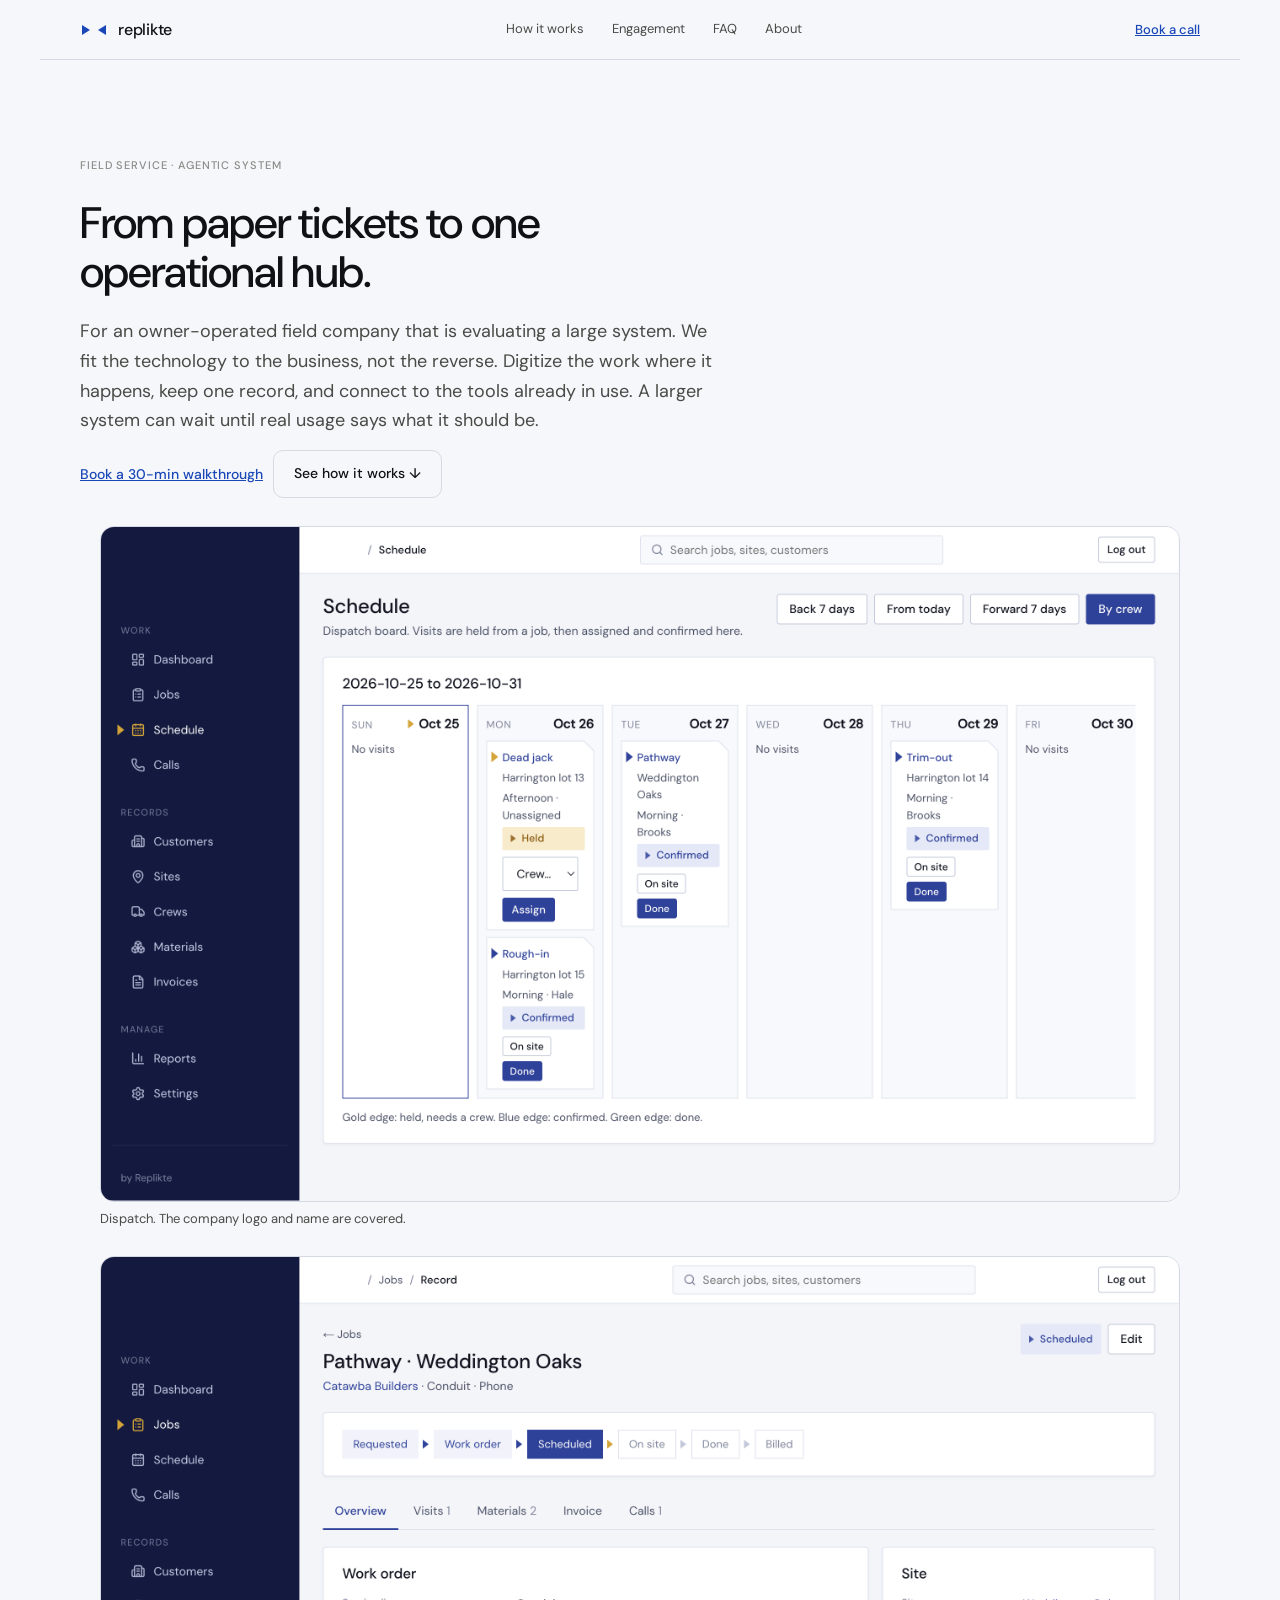
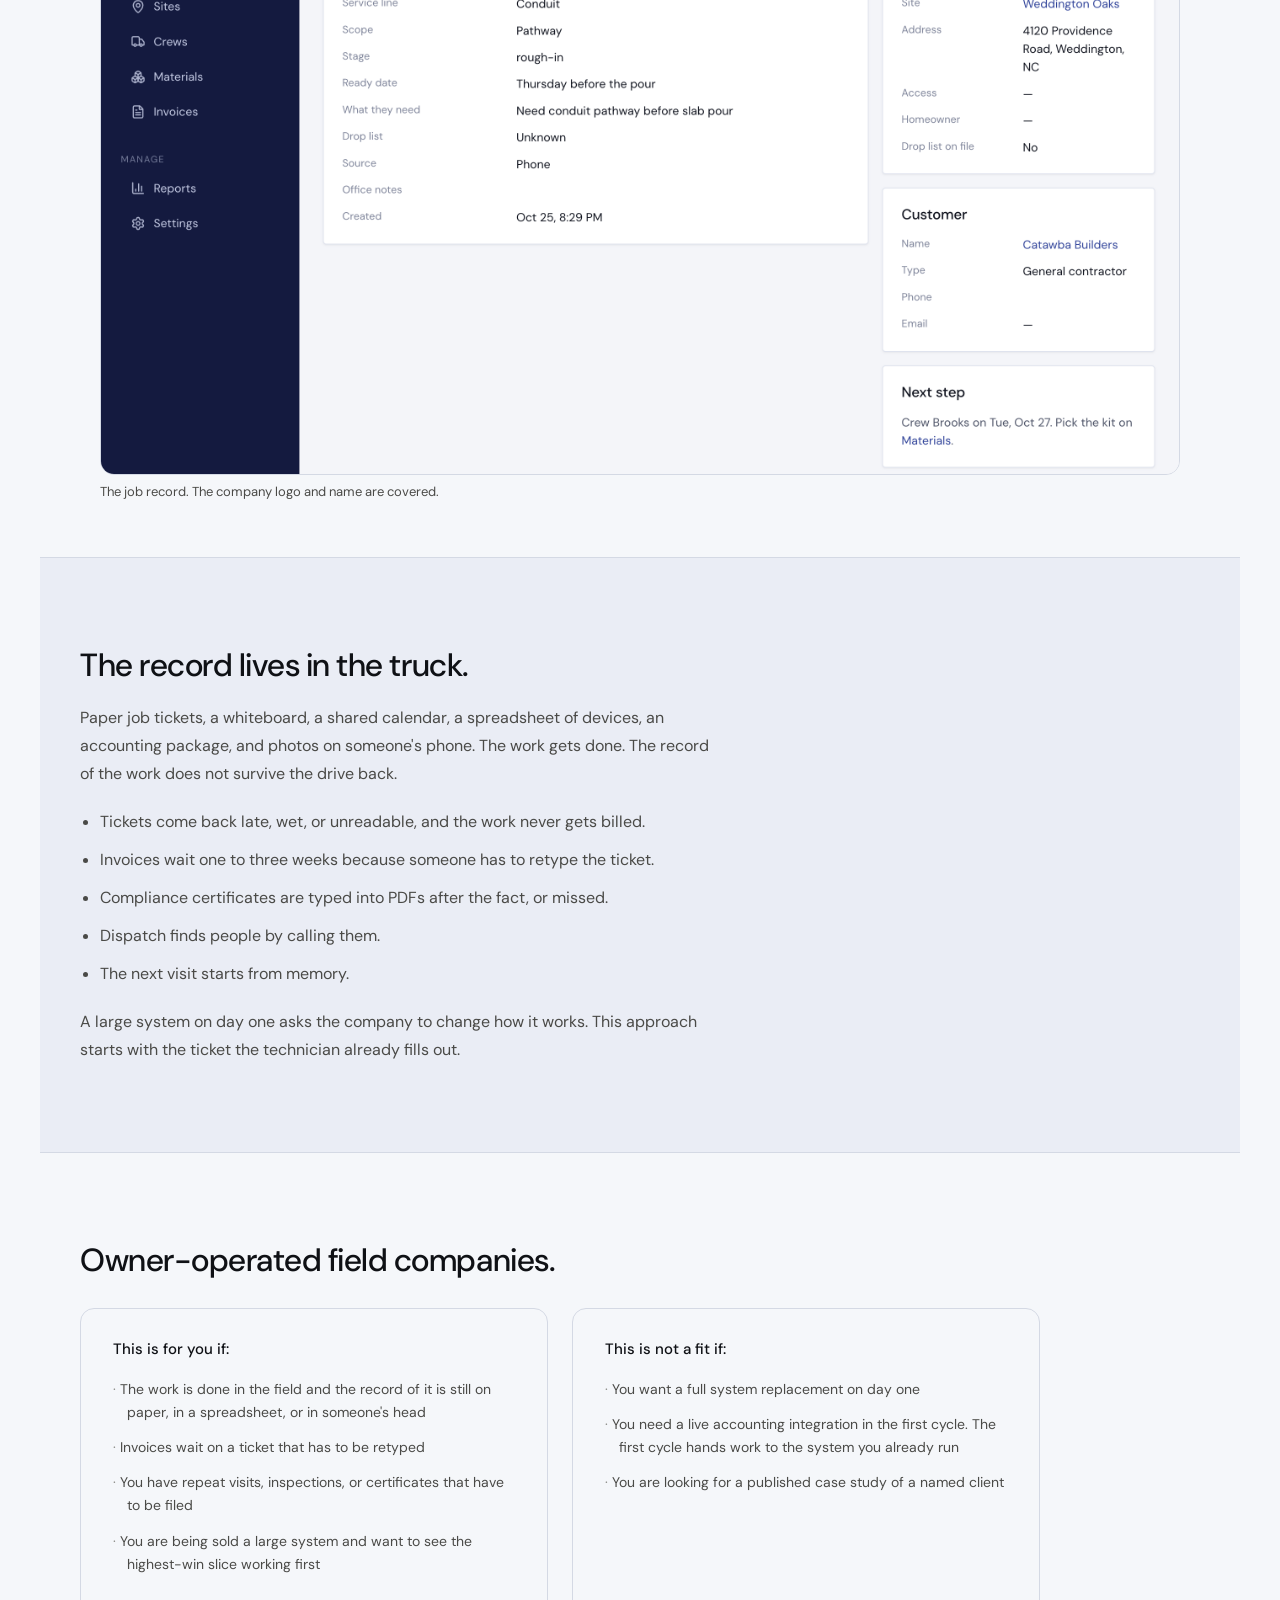
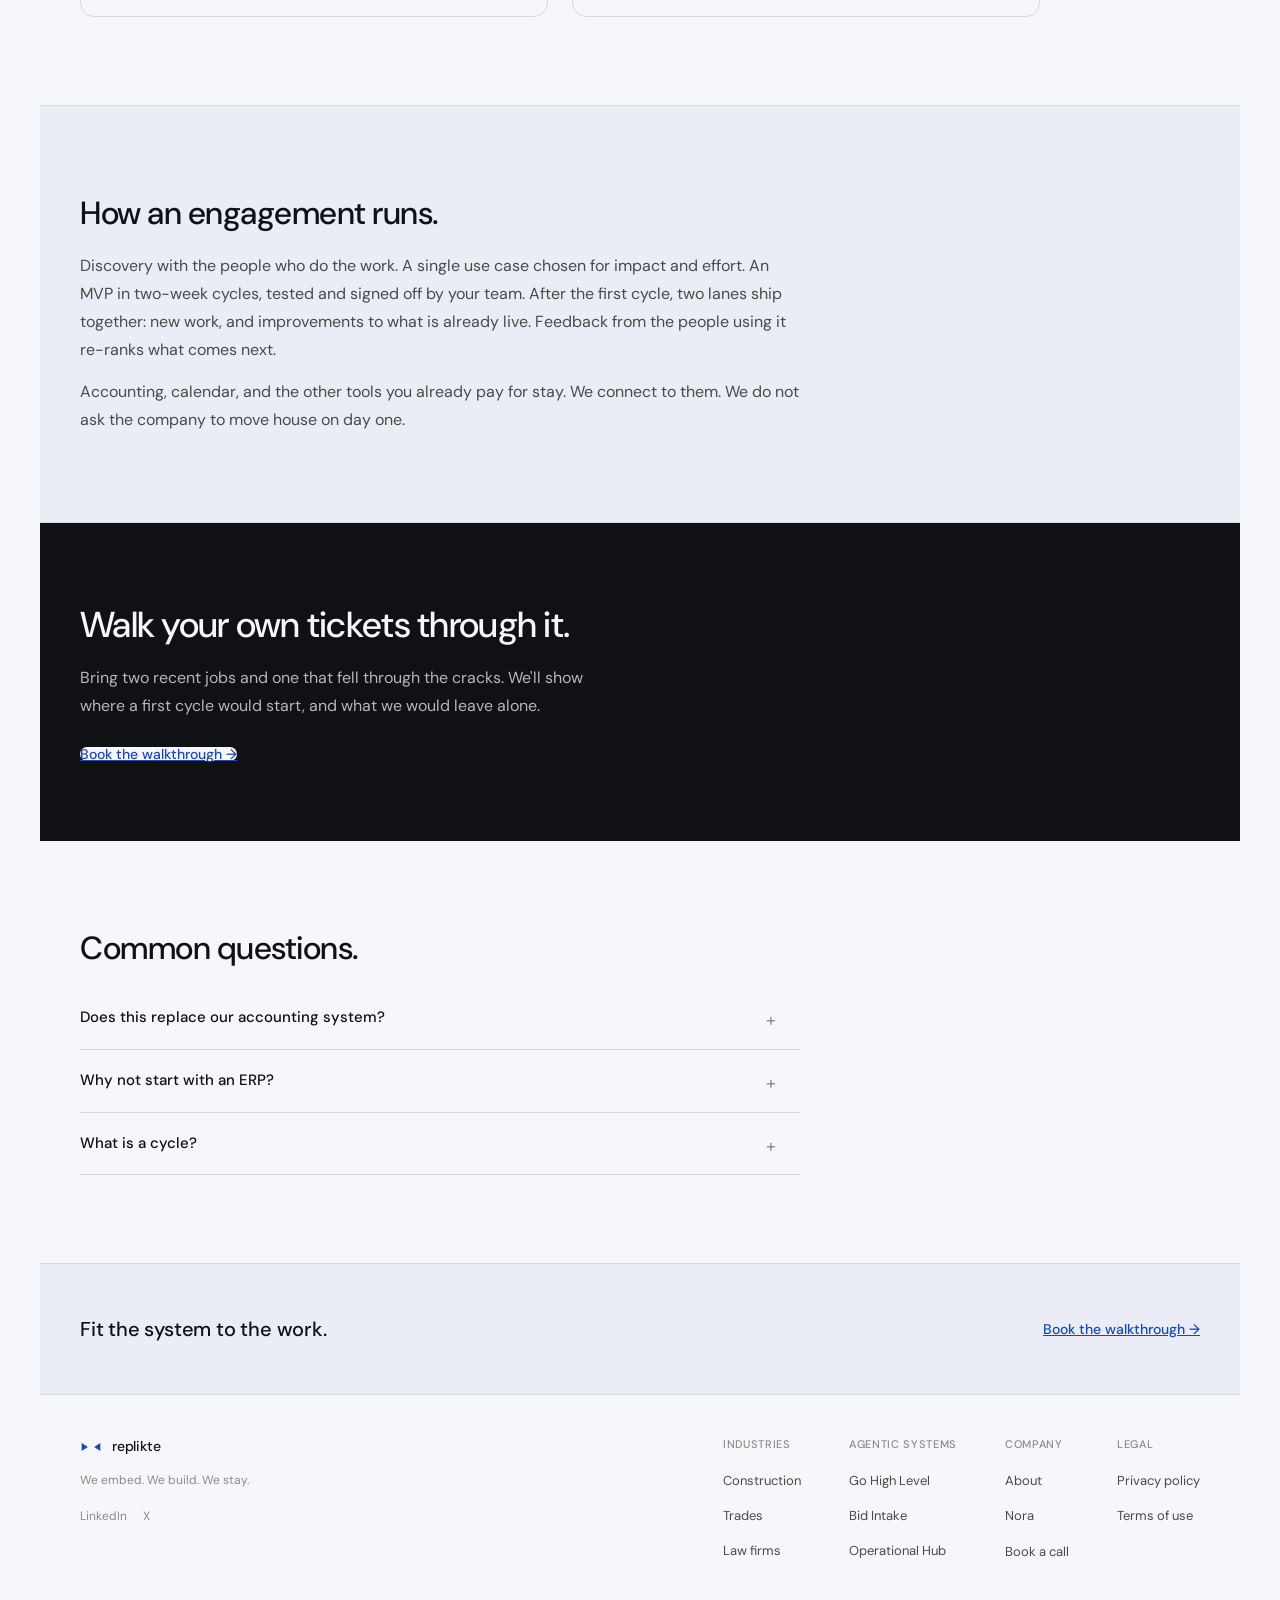
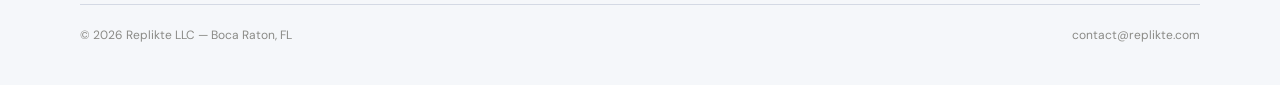
<file: operational-hub.html>
<!DOCTYPE html>
<html lang="en">
<head>
<!-- Google tag (gtag.js) -->
<script async src="https://www.googletagmanager.com/gtag/js?id=G-6N65DJDXRP"></script>
<script>
  window.dataLayer = window.dataLayer || [];
  function gtag(){dataLayer.push(arguments);}
  gtag('js', new Date());
  gtag('config', 'G-6N65DJDXRP');
</script>
<meta charset="UTF-8">
<meta name="viewport" content="width=device-width, initial-scale=1.0, viewport-fit=cover">
<title>Operational Hub for Field Service | Replikte</title>
<meta name="description" content="How Replikte fits software to an owner-operated field company: one operational hub for the work in the field, then two-week cycles.">
<link rel="canonical" href="https://www.replikte.com/operational-hub.html">
<meta name="robots" content="index, follow, max-image-preview:large">
<meta name="author" content="Replikte LLC">
<link rel="icon" href="logos/favicon.svg" type="image/svg+xml">
<link rel="apple-touch-icon" href="logos/apple-touch-icon.png" sizes="180x180">
<link rel="manifest" href="site.webmanifest">
<meta name="theme-color" content="#F5F7FA">
<meta property="og:type" content="website">
<meta property="og:url" content="https://www.replikte.com/operational-hub.html">
<meta property="og:title" content="Operational Hub for Field Service | Replikte">
<meta property="og:description" content="From paper tickets to one operational hub. Dispatch and the job record, in the system the office already opens.">
<meta property="og:image" content="https://www.replikte.com/images/operational-hub/og-image.svg">
<meta property="og:image:width" content="1200">
<meta property="og:image:height" content="630">
<meta property="og:site_name" content="Replikte">
<meta name="twitter:card" content="summary_large_image">
<meta name="twitter:title" content="Operational Hub for Field Service | Replikte">
<meta name="twitter:description" content="From paper tickets to one operational hub. Dispatch and the job record, in the system the office already opens.">
<meta name="twitter:image" content="https://www.replikte.com/images/operational-hub/og-image.svg">
<link rel="stylesheet" href="style.css">
<link href="https://calendar.google.com/calendar/scheduling-button-script.css" rel="stylesheet">
<script type="application/ld+json">
{
  "@context": "https://schema.org",
  "@type": "Service",
  "name": "Operational Hub",
  "alternateName": "From paper tickets to one operational hub",
  "serviceType": "Agentic operations for owner-operated field service companies",
  "provider": {
    "@type": "Organization",
    "name": "Replikte",
    "url": "https://www.replikte.com"
  },
  "description": "Discovery, a prioritized roadmap, and a two-week build cycle for an owner-operated field company. One operational hub for the work in the field.",
  "areaServed": "Worldwide",
  "audience": {
    "@type": "BusinessAudience",
    "audienceType": "Owner-operated field service companies evaluating how to digitize the work before committing to a large system"
  }
}
</script>
</head>
<body>
<div class="site-wrap">
  <nav class="nav" aria-label="Primary">
    <a href="index.html" class="nav__logo">
      <svg width="28" height="18" viewBox="0 0 28 18" aria-hidden="true"><path d="M 2 4 L 2 14 L 10 9 Z" fill="var(--color-signal)"/><path d="M 26 4 L 26 14 L 18 9 Z" fill="var(--color-signal)"/></svg>
      <span>replikte</span>
    </a>
    <ul class="nav__links">
      <li><a href="#how-it-works">How it works</a></li>
      <li><a href="#engagement">Engagement</a></li>
      <li><a href="#faq">FAQ</a></li>
      <li><a href="about.html">About</a></li>
    </ul>
    <span class="nav__cta gcal-booking" data-label="Book a call"></span>
  </nav>

  <main>
    <header class="hero-page hero-page--ghl hero-page--hub">
      <div class="hero-page__copy">
        <p class="hero-eyebrow">Field service · Agentic system</p>
        <h1>From paper tickets to one operational hub.</h1>
        <p class="hero-lead">For an owner-operated field company that is evaluating a large system. We fit the technology to the business, not the reverse. Digitize the work where it happens, keep one record, and connect to the tools already in use. A larger system can wait until real usage says what it should be.</p>
        <div class="hero-ctas">
          <span class="btn btn--primary gcal-booking" data-label="Book a 30-min walkthrough"></span>
          <a class="btn btn--secondary" href="#how-it-works">See how it works ↓</a>
        </div>
      </div>
    </header>

    <section class="hub-screen-section" aria-label="Office system screens">
      <div class="hub-shots">
        <figure class="hub-shot">
          <img src="images/operational-hub/screen-schedule.png" width="2560" height="1600" alt="Dispatch board in the office system. The company logo and the company name are covered.">
          <figcaption>Dispatch. The company logo and name are covered.</figcaption>
        </figure>
        <figure class="hub-shot">
          <img src="images/operational-hub/screen-job.png" width="2560" height="1940" alt="Job record in the office system. The company logo and the company name are covered.">
          <figcaption>The job record. The company logo and name are covered.</figcaption>
        </figure>
      </div>
    </section>

    <section class="section section--tinted" id="how-it-works">
      <div class="section__narrow" style="max-width:640px">
        <h2 class="section-heading">The record lives in the truck.</h2>
        <p class="body-text">Paper job tickets, a whiteboard, a shared calendar, a spreadsheet of devices, an accounting package, and photos on someone&apos;s phone. The work gets done. The record of the work does not survive the drive back.</p>
        <ul class="ghl-bullet-list">
          <li>Tickets come back late, wet, or unreadable, and the work never gets billed.</li>
          <li>Invoices wait one to three weeks because someone has to retype the ticket.</li>
          <li>Compliance certificates are typed into PDFs after the fact, or missed.</li>
          <li>Dispatch finds people by calling them.</li>
          <li>The next visit starts from memory.</li>
        </ul>
        <p class="body-text" style="margin-bottom:0">A large system on day one asks the company to change how it works. This approach starts with the ticket the technician already fills out.</p>
      </div>
    </section>

    <section class="section">
      <div class="section__narrow" style="max-width:960px">
        <h2 class="section-heading">Owner-operated field companies.</h2>
        <div class="ghl-two-col">
          <div class="ghl-two-col__panel">
            <h3>This is for you if:</h3>
            <ul>
              <li>The work is done in the field and the record of it is still on paper, in a spreadsheet, or in someone&apos;s head</li>
              <li>Invoices wait on a ticket that has to be retyped</li>
              <li>You have repeat visits, inspections, or certificates that have to be filed</li>
              <li>You are being sold a large system and want to see the highest-win slice working first</li>
            </ul>
          </div>
          <div class="ghl-two-col__panel">
            <h3>This is not a fit if:</h3>
            <ul>
              <li>You want a full system replacement on day one</li>
              <li>You need a live accounting integration in the first cycle. The first cycle hands work to the system you already run</li>
              <li>You are looking for a published case study of a named client</li>
            </ul>
          </div>
        </div>
      </div>
    </section>

    <section class="section section--tinted" id="engagement">
      <div class="section__narrow" style="max-width:720px">
        <h2 class="section-heading">How an engagement runs.</h2>
        <p class="body-text">Discovery with the people who do the work. A single use case chosen for impact and effort. An MVP in two-week cycles, tested and signed off by your team. After the first cycle, two lanes ship together: new work, and improvements to what is already live. Feedback from the people using it re-ranks what comes next.</p>
        <p class="body-text" style="margin-bottom:0">Accounting, calendar, and the other tools you already pay for stay. We connect to them. We do not ask the company to move house on day one.</p>
      </div>
    </section>

    <section class="final-band">
      <h2>Walk your own tickets through it.</h2>
      <p class="final-band__body">Bring two recent jobs and one that fell through the cracks. We&apos;ll show where a first cycle would start, and what we would leave alone.</p>
      <div class="final-band__row">
        <span class="btn btn--primary gcal-booking" data-label="Book the walkthrough →"></span>
      </div>
    </section>

    <section class="section" id="faq">
      <div class="section__narrow" style="max-width:720px">
        <h2 class="section-heading">Common questions.</h2>
        <div class="ghl-faq">
          <details class="ghl-faq__item">
            <summary>Does this replace our accounting system?</summary>
            <div class="ghl-faq__answer">
              <p style="margin:0">No. The first cycle hands approved work to the accounting system you already use. A live connection is not required to start.</p>
            </div>
          </details>
          <details class="ghl-faq__item">
            <summary>Why not start with an ERP?</summary>
            <div class="ghl-faq__answer">
              <p style="margin:0">An ERP can be the right later decision, once you know how the work actually moves. The first cycle proves the highest-win slice — a technician closes a job, and the office has an invoice-ready record the same day — and later cycles grow from what the team uses.</p>
            </div>
          </details>
          <details class="ghl-faq__item">
            <summary>What is a cycle?</summary>
            <div class="ghl-faq__answer">
              <p style="margin:0">Two weeks. Cycle 1 is the MVP. After that, Lane A ships something new and Lane B improves what is already live, and they release together. “With you” on a release means your team tested it and signed off.</p>
            </div>
          </details>
        </div>
      </div>
    </section>
  </main>

  <section class="ghl-pre-footer" aria-label="Book a walkthrough">
    <p>Fit the system to the work.</p>
    <span class="btn btn--primary gcal-booking" data-label="Book the walkthrough →"></span>
  </section>

  <footer class="footer">
    <div class="footer__top">
      <div>
        <div class="footer__brand-row">
          <svg width="22" height="14" viewBox="0 0 28 18" aria-hidden="true"><path d="M 2 4 L 2 14 L 10 9 Z" fill="var(--color-signal)"/><path d="M 26 4 L 26 14 L 18 9 Z" fill="var(--color-signal)"/></svg>
          <span class="footer__name">replikte</span>
        </div>
        <p class="footer__tag">We embed. We build. We stay.</p>
        <div class="footer__socials">
          <a href="https://www.linkedin.com/company/replikte" target="_blank" rel="noopener noreferrer">LinkedIn</a>
          <a href="https://x.com/ReplikteAI" target="_blank" rel="noopener noreferrer">X</a>
        </div>
      </div>
      <div class="footer__cols">
        <div class="footer__col">
          <p class="footer__col-title">Industries</p>
          <ul>
            <li><a href="construction.html">Construction</a></li>
            <li><a href="trades.html">Trades</a></li>
            <li><a href="law.html">Law firms</a></li>
          </ul>
        </div>
        <div class="footer__col">
          <p class="footer__col-title">Agentic Systems</p>
          <ul>
            <li><a href="ghl.html">Go High Level</a></li>
            <li><a href="bid-intake.html">Bid Intake</a></li>
            <li><a href="operational-hub.html">Operational Hub</a></li>
          </ul>
        </div>
        <div class="footer__col">
          <p class="footer__col-title">Company</p>
          <ul>
            <li><a href="about.html">About</a></li>
            <li><a href="nora.html">Nora</a></li>
            <li><span class="gcal-booking" data-label="Book a call"></span></li>
          </ul>
        </div>
        <div class="footer__col">
          <p class="footer__col-title">Legal</p>
          <ul>
            <li><a href="privacy.html">Privacy policy</a></li>
            <li><a href="terms.html">Terms of use</a></li>
          </ul>
        </div>
      </div>
    </div>
    <div class="footer__bottom">
      <p>© 2026 Replikte LLC — Boca Raton, FL</p>
      <a href="mailto:contact@replikte.com">contact@replikte.com</a>
    </div>
  </footer>
</div>
<script src="https://calendar.google.com/calendar/scheduling-button-script.js" async></script>
<script src="booking.js" defer></script>
</body>
</html>
</file>
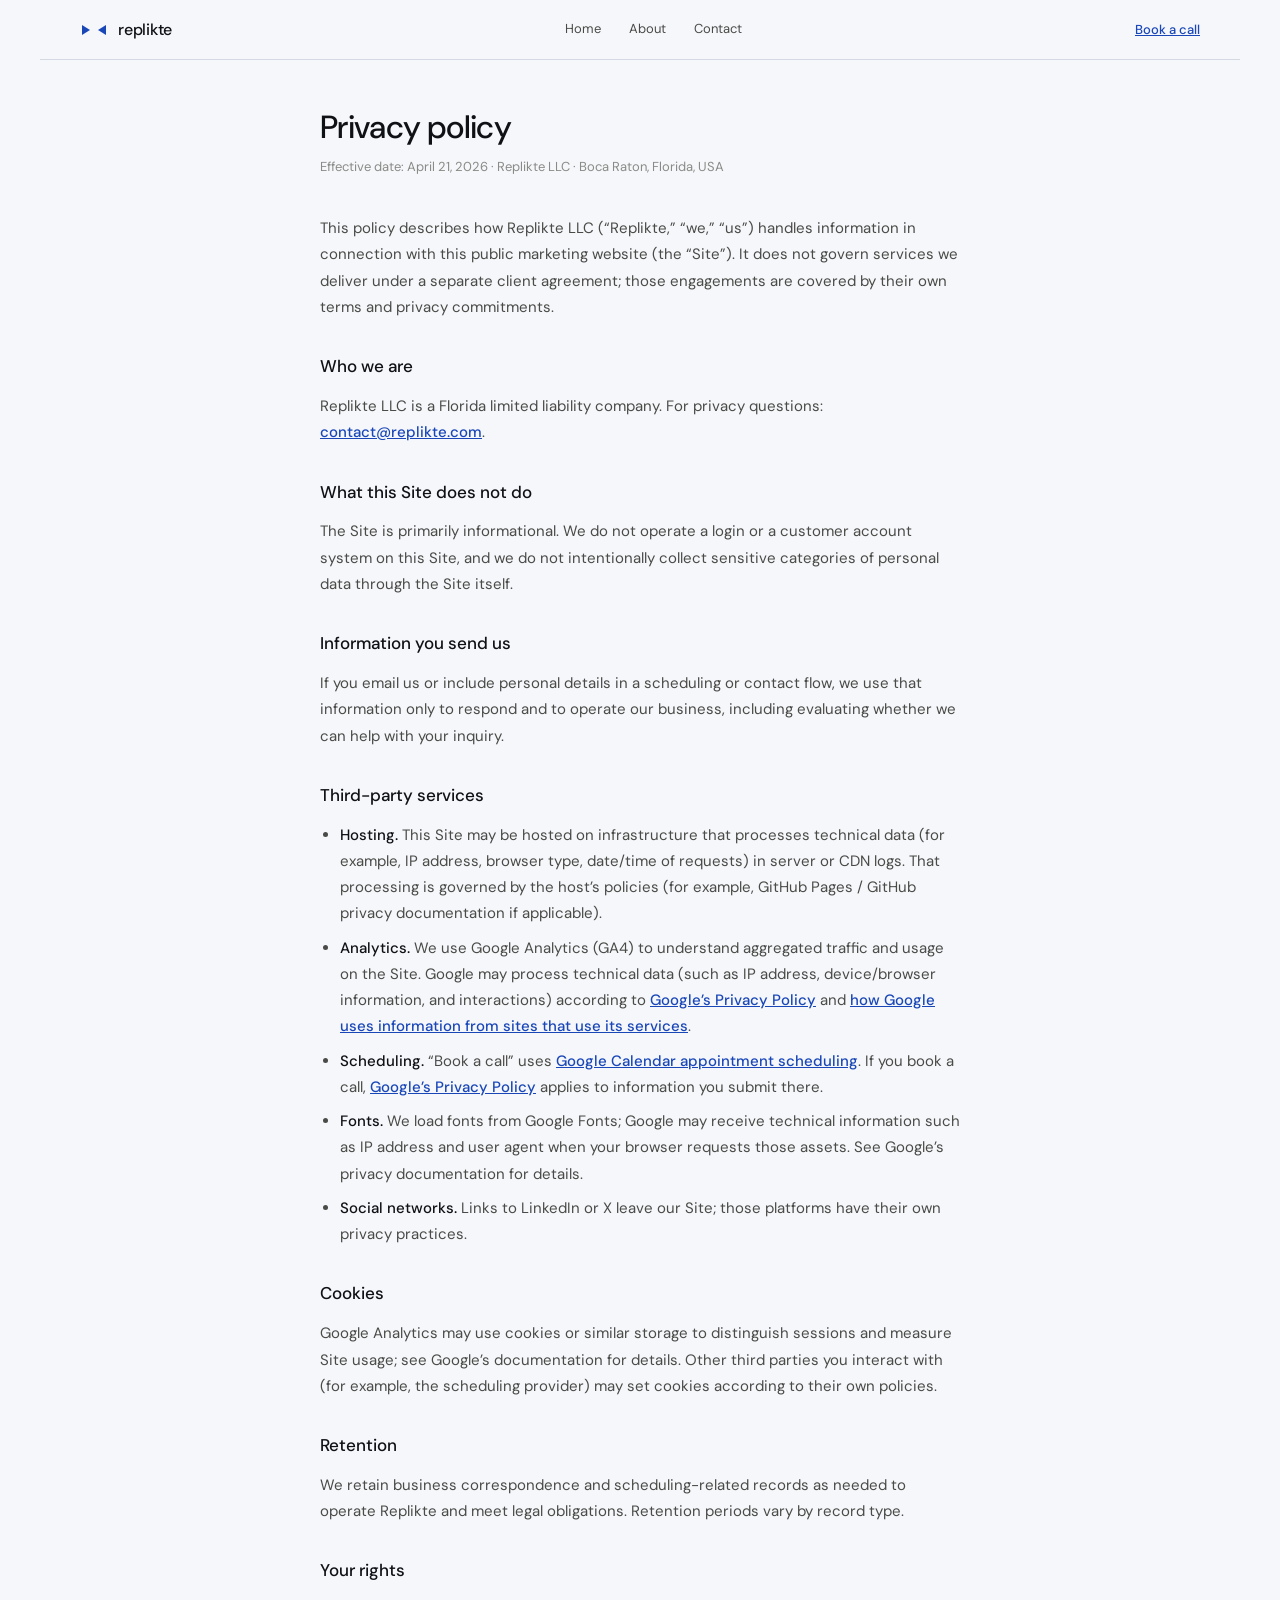
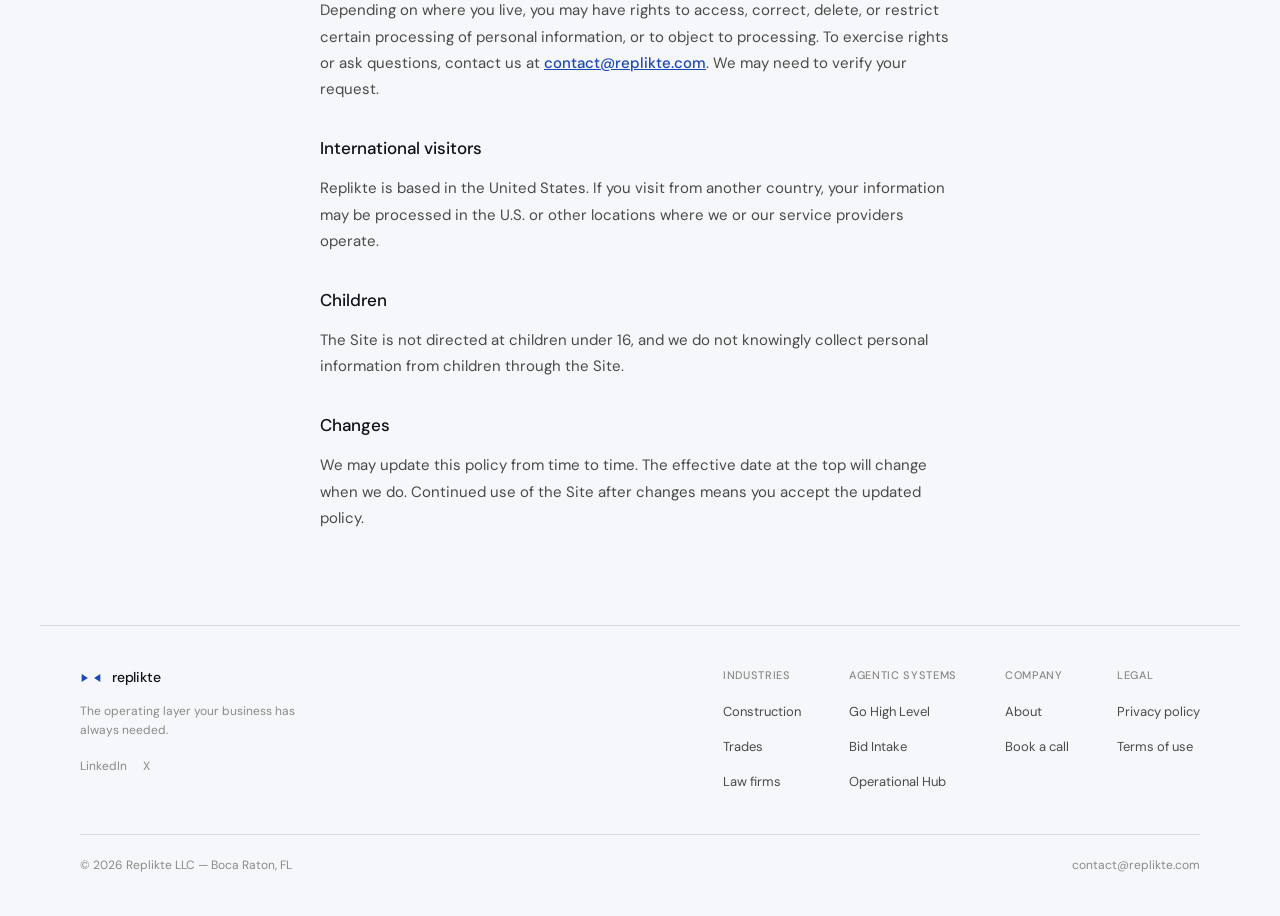
<file: privacy.html>
<!DOCTYPE html>
<html lang="en">
<head>
<!-- Google tag (gtag.js) -->
<script async src="https://www.googletagmanager.com/gtag/js?id=G-6N65DJDXRP"></script>
<script>
  window.dataLayer = window.dataLayer || [];
  function gtag(){dataLayer.push(arguments);}
  gtag('js', new Date());
  gtag('config', 'G-6N65DJDXRP');
</script>
<meta charset="UTF-8">
<meta name="viewport" content="width=device-width, initial-scale=1.0, viewport-fit=cover">
<meta name="description" content="Privacy policy for Replikte LLC — how we handle information when you use this website.">
<meta name="robots" content="index, follow">
<meta name="author" content="Replikte LLC">
<title>Privacy policy — replikte</title>
<link rel="canonical" href="https://replikte.com/privacy.html">
<link rel="icon" href="logos/favicon.svg" type="image/svg+xml">
<link rel="apple-touch-icon" href="logos/apple-touch-icon.png" sizes="180x180">
<link rel="manifest" href="site.webmanifest">
<meta name="theme-color" content="#F5F7FA">
<meta property="og:type" content="website">
<meta property="og:site_name" content="replikte">
<meta property="og:title" content="Privacy policy — replikte">
<meta property="og:description" content="Privacy policy for Replikte LLC — how we handle information when you use this website.">
<meta property="og:url" content="https://replikte.com/privacy.html">
<meta property="og:image" content="https://replikte.github.io/replikte-website/logos/apple-touch-icon.png">
<meta name="twitter:card" content="summary_large_image">
<meta name="twitter:title" content="Privacy policy — replikte">
<meta name="twitter:image" content="https://replikte.github.io/replikte-website/logos/apple-touch-icon.png">
<link rel="stylesheet" href="style.css">
<link href="https://calendar.google.com/calendar/scheduling-button-script.css" rel="stylesheet">
<script type="application/ld+json">
{
  "@context": "https://schema.org",
  "@graph": [
    {
      "@type": "Organization",
      "@id": "https://replikte.github.io/replikte-website/#organization",
      "name": "Replikte LLC",
      "url": "https://replikte.github.io/replikte-website/",
      "email": "contact@replikte.com"
    },
    {
      "@type": "WebSite",
      "@id": "https://replikte.github.io/replikte-website/#website",
      "url": "https://replikte.github.io/replikte-website/",
      "name": "replikte",
      "publisher": { "@id": "https://replikte.github.io/replikte-website/#organization" }
    },
    {
      "@type": "WebPage",
      "@id": "https://replikte.github.io/replikte-website/privacy.html#webpage",
      "url": "https://replikte.github.io/replikte-website/privacy.html",
      "name": "Privacy policy — replikte",
      "isPartOf": { "@id": "https://replikte.github.io/replikte-website/#website" }
    }
  ]
}
</script>
</head>
<body>
<div class="site-wrap">
  <nav class="nav" aria-label="Primary">
    <a href="index.html" class="nav__logo">
      <svg width="28" height="18" viewBox="0 0 28 18" aria-hidden="true"><path d="M 2 4 L 2 14 L 10 9 Z" fill="var(--color-signal)"/><path d="M 26 4 L 26 14 L 18 9 Z" fill="var(--color-signal)"/></svg>
      <span>replikte</span>
    </a>
    <ul class="nav__links">
      <li><a href="index.html">Home</a></li>
      <li><a href="about.html">About</a></li>
      <li><a href="mailto:contact@replikte.com">Contact</a></li>
    </ul>
    <span class="nav__cta gcal-booking" data-label="Book a call"></span>
  </nav>

  <main class="legal-page">
    <h1>Privacy policy</h1>
    <p class="legal-meta">Effective date: April 21, 2026 · Replikte LLC · Boca Raton, Florida, USA</p>

    <p>This policy describes how Replikte LLC (&ldquo;Replikte,&rdquo; &ldquo;we,&rdquo; &ldquo;us&rdquo;) handles information in connection with this public marketing website (the &ldquo;Site&rdquo;). It does not govern services we deliver under a separate client agreement; those engagements are covered by their own terms and privacy commitments.</p>

    <h2>Who we are</h2>
    <p>Replikte LLC is a Florida limited liability company. For privacy questions: <a href="mailto:contact@replikte.com">contact@replikte.com</a>.</p>

    <h2>What this Site does not do</h2>
    <p>The Site is primarily informational. We do not operate a login or a customer account system on this Site, and we do not intentionally collect sensitive categories of personal data through the Site itself.</p>

    <h2>Information you send us</h2>
    <p>If you email us or include personal details in a scheduling or contact flow, we use that information only to respond and to operate our business, including evaluating whether we can help with your inquiry.</p>

    <h2>Third-party services</h2>
    <ul>
      <li><strong>Hosting.</strong> This Site may be hosted on infrastructure that processes technical data (for example, IP address, browser type, date/time of requests) in server or CDN logs. That processing is governed by the host&rsquo;s policies (for example, GitHub Pages / GitHub privacy documentation if applicable).</li>
      <li><strong>Analytics.</strong> We use Google Analytics (GA4) to understand aggregated traffic and usage on the Site. Google may process technical data (such as IP address, device/browser information, and interactions) according to <a href="https://policies.google.com/privacy" target="_blank" rel="noopener noreferrer">Google&rsquo;s Privacy Policy</a> and <a href="https://policies.google.com/technologies/partner-sites" target="_blank" rel="noopener noreferrer">how Google uses information from sites that use its services</a>.</li>
      <li><strong>Scheduling.</strong> &ldquo;Book a call&rdquo; uses <a href="https://calendar.google.com/calendar/appointments/schedules/AcZssZ2C8T1V9tbQgsS-_SvRnevJIwAGW8nQY9QD0HrSkN1Dgo-JVHcKWUmrercQGXvLW7AlqnXiRY6A?gv=true" target="_blank" rel="noopener noreferrer">Google Calendar appointment scheduling</a>. If you book a call, <a href="https://policies.google.com/privacy" target="_blank" rel="noopener noreferrer">Google&rsquo;s Privacy Policy</a> applies to information you submit there.</li>
      <li><strong>Fonts.</strong> We load fonts from Google Fonts; Google may receive technical information such as IP address and user agent when your browser requests those assets. See Google&rsquo;s privacy documentation for details.</li>
      <li><strong>Social networks.</strong> Links to LinkedIn or X leave our Site; those platforms have their own privacy practices.</li>
    </ul>

    <h2>Cookies</h2>
    <p>Google Analytics may use cookies or similar storage to distinguish sessions and measure Site usage; see Google&rsquo;s documentation for details. Other third parties you interact with (for example, the scheduling provider) may set cookies according to their own policies.</p>

    <h2>Retention</h2>
    <p>We retain business correspondence and scheduling-related records as needed to operate Replikte and meet legal obligations. Retention periods vary by record type.</p>

    <h2>Your rights</h2>
    <p>Depending on where you live, you may have rights to access, correct, delete, or restrict certain processing of personal information, or to object to processing. To exercise rights or ask questions, contact us at <a href="mailto:contact@replikte.com">contact@replikte.com</a>. We may need to verify your request.</p>

    <h2>International visitors</h2>
    <p>Replikte is based in the United States. If you visit from another country, your information may be processed in the U.S. or other locations where we or our service providers operate.</p>

    <h2>Children</h2>
    <p>The Site is not directed at children under 16, and we do not knowingly collect personal information from children through the Site.</p>

    <h2>Changes</h2>
    <p>We may update this policy from time to time. The effective date at the top will change when we do. Continued use of the Site after changes means you accept the updated policy.</p>
  </main>

  <footer class="footer">
    <div class="footer__top">
      <div>
        <div class="footer__brand-row">
          <svg width="22" height="14" viewBox="0 0 28 18" aria-hidden="true"><path d="M 2 4 L 2 14 L 10 9 Z" fill="var(--color-signal)"/><path d="M 26 4 L 26 14 L 18 9 Z" fill="var(--color-signal)"/></svg>
          <span class="footer__name">replikte</span>
        </div>
        <p class="footer__tag">The operating layer your business has always needed.</p>
        <div class="footer__socials">
          <a href="https://www.linkedin.com/company/replikte" target="_blank" rel="noopener noreferrer">LinkedIn</a>
          <a href="https://x.com/ReplikteAI" target="_blank" rel="noopener noreferrer">X</a>
        </div>
      </div>
      <div class="footer__cols">
        <div class="footer__col">
          <p class="footer__col-title">Industries</p>
          <ul>
            <li><a href="construction.html">Construction</a></li>
            <li><a href="trades.html">Trades</a></li>
            <li><a href="law.html">Law firms</a></li>
          </ul>
        </div>
        <div class="footer__col">
          <p class="footer__col-title">Agentic Systems</p>
          <ul>
            <li><a href="ghl.html">Go High Level</a></li>
            <li><a href="bid-intake.html">Bid Intake</a></li>
            <li><a href="operational-hub.html">Operational Hub</a></li>
          </ul>
        </div>
        <div class="footer__col">
          <p class="footer__col-title">Company</p>
          <ul>
            <li><a href="about.html">About</a></li>
            <li><span class="gcal-booking" data-label="Book a call"></span></li>
          </ul>
        </div>
        <div class="footer__col">
          <p class="footer__col-title">Legal</p>
          <ul>
            <li><a href="privacy.html">Privacy policy</a></li>
            <li><a href="terms.html">Terms of use</a></li>
          </ul>
        </div>
      </div>
    </div>
    <div class="footer__bottom">
      <p>© 2026 Replikte LLC — Boca Raton, FL</p>
      <a href="mailto:contact@replikte.com">contact@replikte.com</a>
    </div>
  </footer>
</div>
<script src="https://calendar.google.com/calendar/scheduling-button-script.js" async></script>
<script src="booking.js" defer></script>
</body>
</html>
</file>
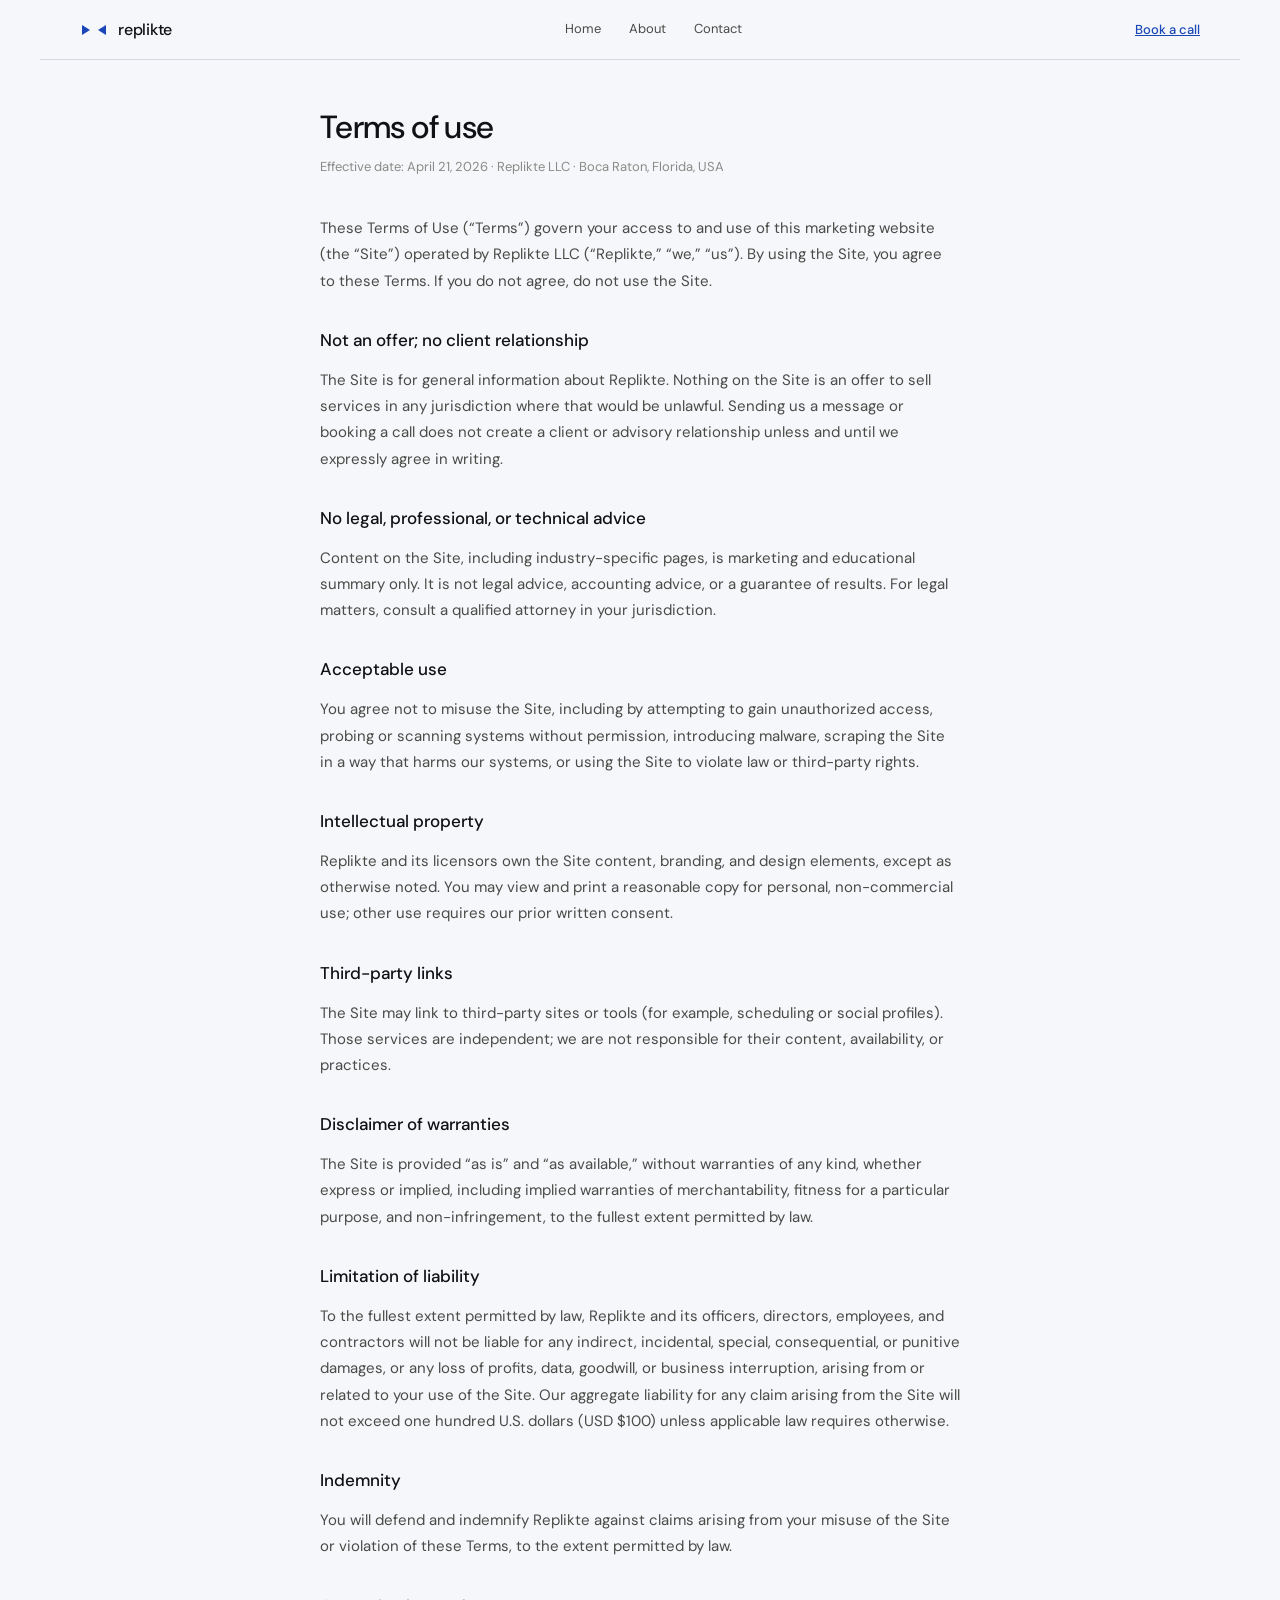
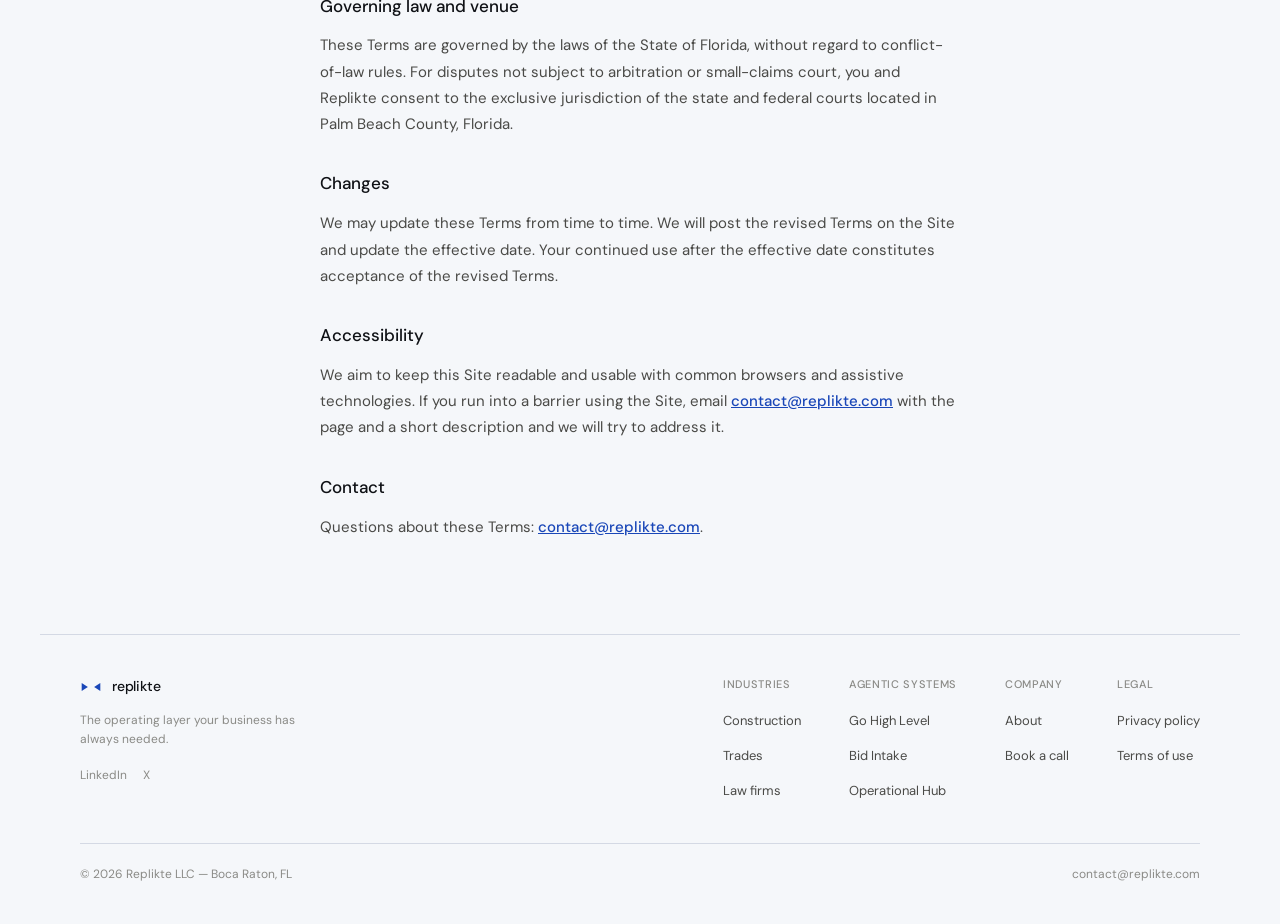
<file: terms.html>
<!DOCTYPE html>
<html lang="en">
<head>
<!-- Google tag (gtag.js) -->
<script async src="https://www.googletagmanager.com/gtag/js?id=G-6N65DJDXRP"></script>
<script>
  window.dataLayer = window.dataLayer || [];
  function gtag(){dataLayer.push(arguments);}
  gtag('js', new Date());
  gtag('config', 'G-6N65DJDXRP');
</script>
<meta charset="UTF-8">
<meta name="viewport" content="width=device-width, initial-scale=1.0, viewport-fit=cover">
<meta name="description" content="Terms of use for the Replikte marketing website.">
<meta name="robots" content="index, follow">
<meta name="author" content="Replikte LLC">
<title>Terms of use — replikte</title>
<link rel="canonical" href="https://replikte.com/terms.html">
<link rel="icon" href="logos/favicon.svg" type="image/svg+xml">
<link rel="apple-touch-icon" href="logos/apple-touch-icon.png" sizes="180x180">
<link rel="manifest" href="site.webmanifest">
<meta name="theme-color" content="#F5F7FA">
<meta property="og:type" content="website">
<meta property="og:site_name" content="replikte">
<meta property="og:title" content="Terms of use — replikte">
<meta property="og:description" content="Terms of use for the Replikte marketing website.">
<meta property="og:url" content="https://replikte.com/terms.html">
<meta property="og:image" content="https://replikte.github.io/replikte-website/logos/apple-touch-icon.png">
<meta name="twitter:card" content="summary_large_image">
<meta name="twitter:title" content="Terms of use — replikte">
<meta name="twitter:image" content="https://replikte.github.io/replikte-website/logos/apple-touch-icon.png">
<link rel="stylesheet" href="style.css">
<link href="https://calendar.google.com/calendar/scheduling-button-script.css" rel="stylesheet">
<script type="application/ld+json">
{
  "@context": "https://schema.org",
  "@graph": [
    {
      "@type": "Organization",
      "@id": "https://replikte.github.io/replikte-website/#organization",
      "name": "Replikte LLC",
      "url": "https://replikte.github.io/replikte-website/",
      "email": "contact@replikte.com"
    },
    {
      "@type": "WebSite",
      "@id": "https://replikte.github.io/replikte-website/#website",
      "url": "https://replikte.github.io/replikte-website/",
      "name": "replikte",
      "publisher": { "@id": "https://replikte.github.io/replikte-website/#organization" }
    },
    {
      "@type": "WebPage",
      "@id": "https://replikte.github.io/replikte-website/terms.html#webpage",
      "url": "https://replikte.github.io/replikte-website/terms.html",
      "name": "Terms of use — replikte",
      "isPartOf": { "@id": "https://replikte.github.io/replikte-website/#website" }
    }
  ]
}
</script>
</head>
<body>
<div class="site-wrap">
  <nav class="nav" aria-label="Primary">
    <a href="index.html" class="nav__logo">
      <svg width="28" height="18" viewBox="0 0 28 18" aria-hidden="true"><path d="M 2 4 L 2 14 L 10 9 Z" fill="var(--color-signal)"/><path d="M 26 4 L 26 14 L 18 9 Z" fill="var(--color-signal)"/></svg>
      <span>replikte</span>
    </a>
    <ul class="nav__links">
      <li><a href="index.html">Home</a></li>
      <li><a href="about.html">About</a></li>
      <li><a href="mailto:contact@replikte.com">Contact</a></li>
    </ul>
    <span class="nav__cta gcal-booking" data-label="Book a call"></span>
  </nav>

  <main class="legal-page">
    <h1>Terms of use</h1>
    <p class="legal-meta">Effective date: April 21, 2026 · Replikte LLC · Boca Raton, Florida, USA</p>

    <p>These Terms of Use (&ldquo;Terms&rdquo;) govern your access to and use of this marketing website (the &ldquo;Site&rdquo;) operated by Replikte LLC (&ldquo;Replikte,&rdquo; &ldquo;we,&rdquo; &ldquo;us&rdquo;). By using the Site, you agree to these Terms. If you do not agree, do not use the Site.</p>

    <h2>Not an offer; no client relationship</h2>
    <p>The Site is for general information about Replikte. Nothing on the Site is an offer to sell services in any jurisdiction where that would be unlawful. Sending us a message or booking a call does not create a client or advisory relationship unless and until we expressly agree in writing.</p>

    <h2>No legal, professional, or technical advice</h2>
    <p>Content on the Site, including industry-specific pages, is marketing and educational summary only. It is not legal advice, accounting advice, or a guarantee of results. For legal matters, consult a qualified attorney in your jurisdiction.</p>

    <h2>Acceptable use</h2>
    <p>You agree not to misuse the Site, including by attempting to gain unauthorized access, probing or scanning systems without permission, introducing malware, scraping the Site in a way that harms our systems, or using the Site to violate law or third-party rights.</p>

    <h2>Intellectual property</h2>
    <p>Replikte and its licensors own the Site content, branding, and design elements, except as otherwise noted. You may view and print a reasonable copy for personal, non-commercial use; other use requires our prior written consent.</p>

    <h2>Third-party links</h2>
    <p>The Site may link to third-party sites or tools (for example, scheduling or social profiles). Those services are independent; we are not responsible for their content, availability, or practices.</p>

    <h2>Disclaimer of warranties</h2>
    <p>The Site is provided &ldquo;as is&rdquo; and &ldquo;as available,&rdquo; without warranties of any kind, whether express or implied, including implied warranties of merchantability, fitness for a particular purpose, and non-infringement, to the fullest extent permitted by law.</p>

    <h2>Limitation of liability</h2>
    <p>To the fullest extent permitted by law, Replikte and its officers, directors, employees, and contractors will not be liable for any indirect, incidental, special, consequential, or punitive damages, or any loss of profits, data, goodwill, or business interruption, arising from or related to your use of the Site. Our aggregate liability for any claim arising from the Site will not exceed one hundred U.S. dollars (USD $100) unless applicable law requires otherwise.</p>

    <h2>Indemnity</h2>
    <p>You will defend and indemnify Replikte against claims arising from your misuse of the Site or violation of these Terms, to the extent permitted by law.</p>

    <h2>Governing law and venue</h2>
    <p>These Terms are governed by the laws of the State of Florida, without regard to conflict-of-law rules. For disputes not subject to arbitration or small-claims court, you and Replikte consent to the exclusive jurisdiction of the state and federal courts located in Palm Beach County, Florida.</p>

    <h2>Changes</h2>
    <p>We may update these Terms from time to time. We will post the revised Terms on the Site and update the effective date. Your continued use after the effective date constitutes acceptance of the revised Terms.</p>

    <h2>Accessibility</h2>
    <p>We aim to keep this Site readable and usable with common browsers and assistive technologies. If you run into a barrier using the Site, email <a href="mailto:contact@replikte.com">contact@replikte.com</a> with the page and a short description and we will try to address it.</p>

    <h2>Contact</h2>
    <p>Questions about these Terms: <a href="mailto:contact@replikte.com">contact@replikte.com</a>.</p>
  </main>

  <footer class="footer">
    <div class="footer__top">
      <div>
        <div class="footer__brand-row">
          <svg width="22" height="14" viewBox="0 0 28 18" aria-hidden="true"><path d="M 2 4 L 2 14 L 10 9 Z" fill="var(--color-signal)"/><path d="M 26 4 L 26 14 L 18 9 Z" fill="var(--color-signal)"/></svg>
          <span class="footer__name">replikte</span>
        </div>
        <p class="footer__tag">The operating layer your business has always needed.</p>
        <div class="footer__socials">
          <a href="https://www.linkedin.com/company/replikte" target="_blank" rel="noopener noreferrer">LinkedIn</a>
          <a href="https://x.com/ReplikteAI" target="_blank" rel="noopener noreferrer">X</a>
        </div>
      </div>
      <div class="footer__cols">
        <div class="footer__col">
          <p class="footer__col-title">Industries</p>
          <ul>
            <li><a href="construction.html">Construction</a></li>
            <li><a href="trades.html">Trades</a></li>
            <li><a href="law.html">Law firms</a></li>
          </ul>
        </div>
        <div class="footer__col">
          <p class="footer__col-title">Agentic Systems</p>
          <ul>
            <li><a href="ghl.html">Go High Level</a></li>
            <li><a href="bid-intake.html">Bid Intake</a></li>
            <li><a href="operational-hub.html">Operational Hub</a></li>
          </ul>
        </div>
        <div class="footer__col">
          <p class="footer__col-title">Company</p>
          <ul>
            <li><a href="about.html">About</a></li>
            <li><span class="gcal-booking" data-label="Book a call"></span></li>
          </ul>
        </div>
        <div class="footer__col">
          <p class="footer__col-title">Legal</p>
          <ul>
            <li><a href="privacy.html">Privacy policy</a></li>
            <li><a href="terms.html">Terms of use</a></li>
          </ul>
        </div>
      </div>
    </div>
    <div class="footer__bottom">
      <p>© 2026 Replikte LLC — Boca Raton, FL</p>
      <a href="mailto:contact@replikte.com">contact@replikte.com</a>
    </div>
  </footer>
</div>
<script src="https://calendar.google.com/calendar/scheduling-button-script.js" async></script>
<script src="booking.js" defer></script>
</body>
</html>
</file>
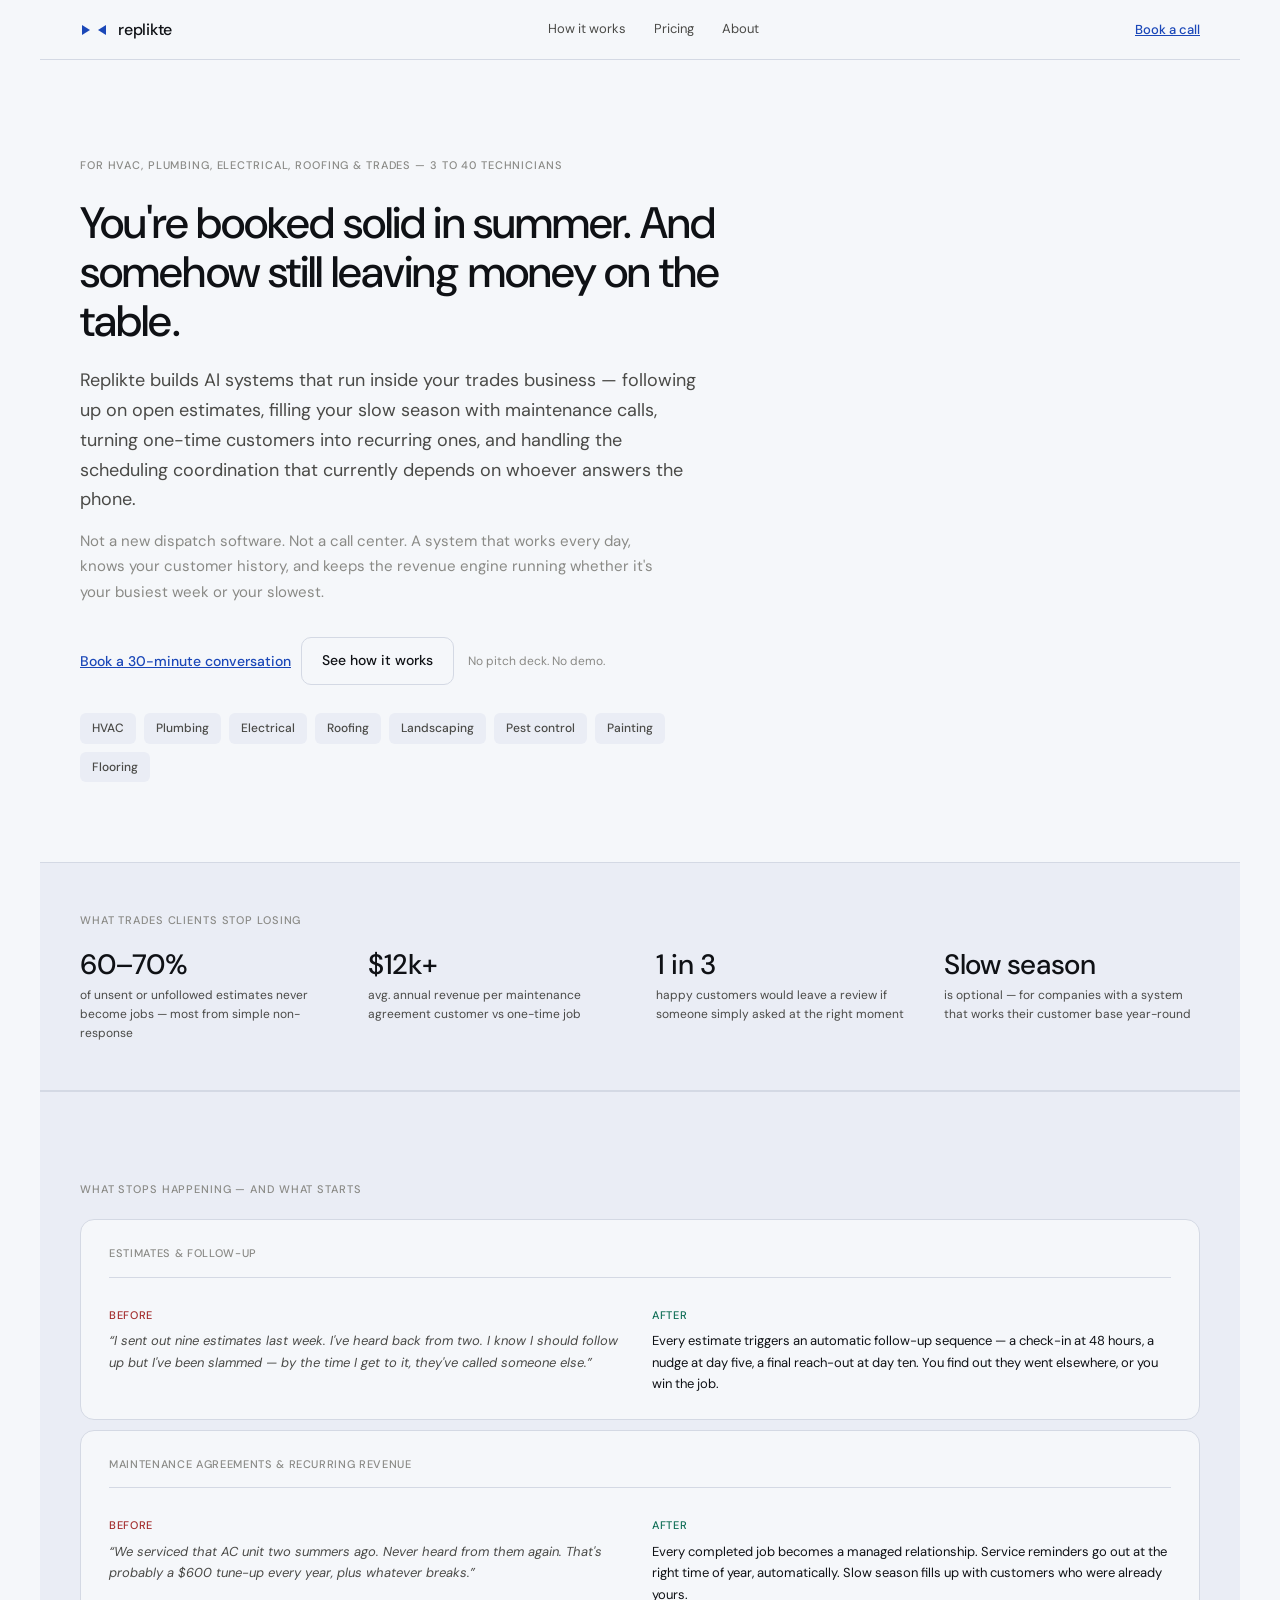
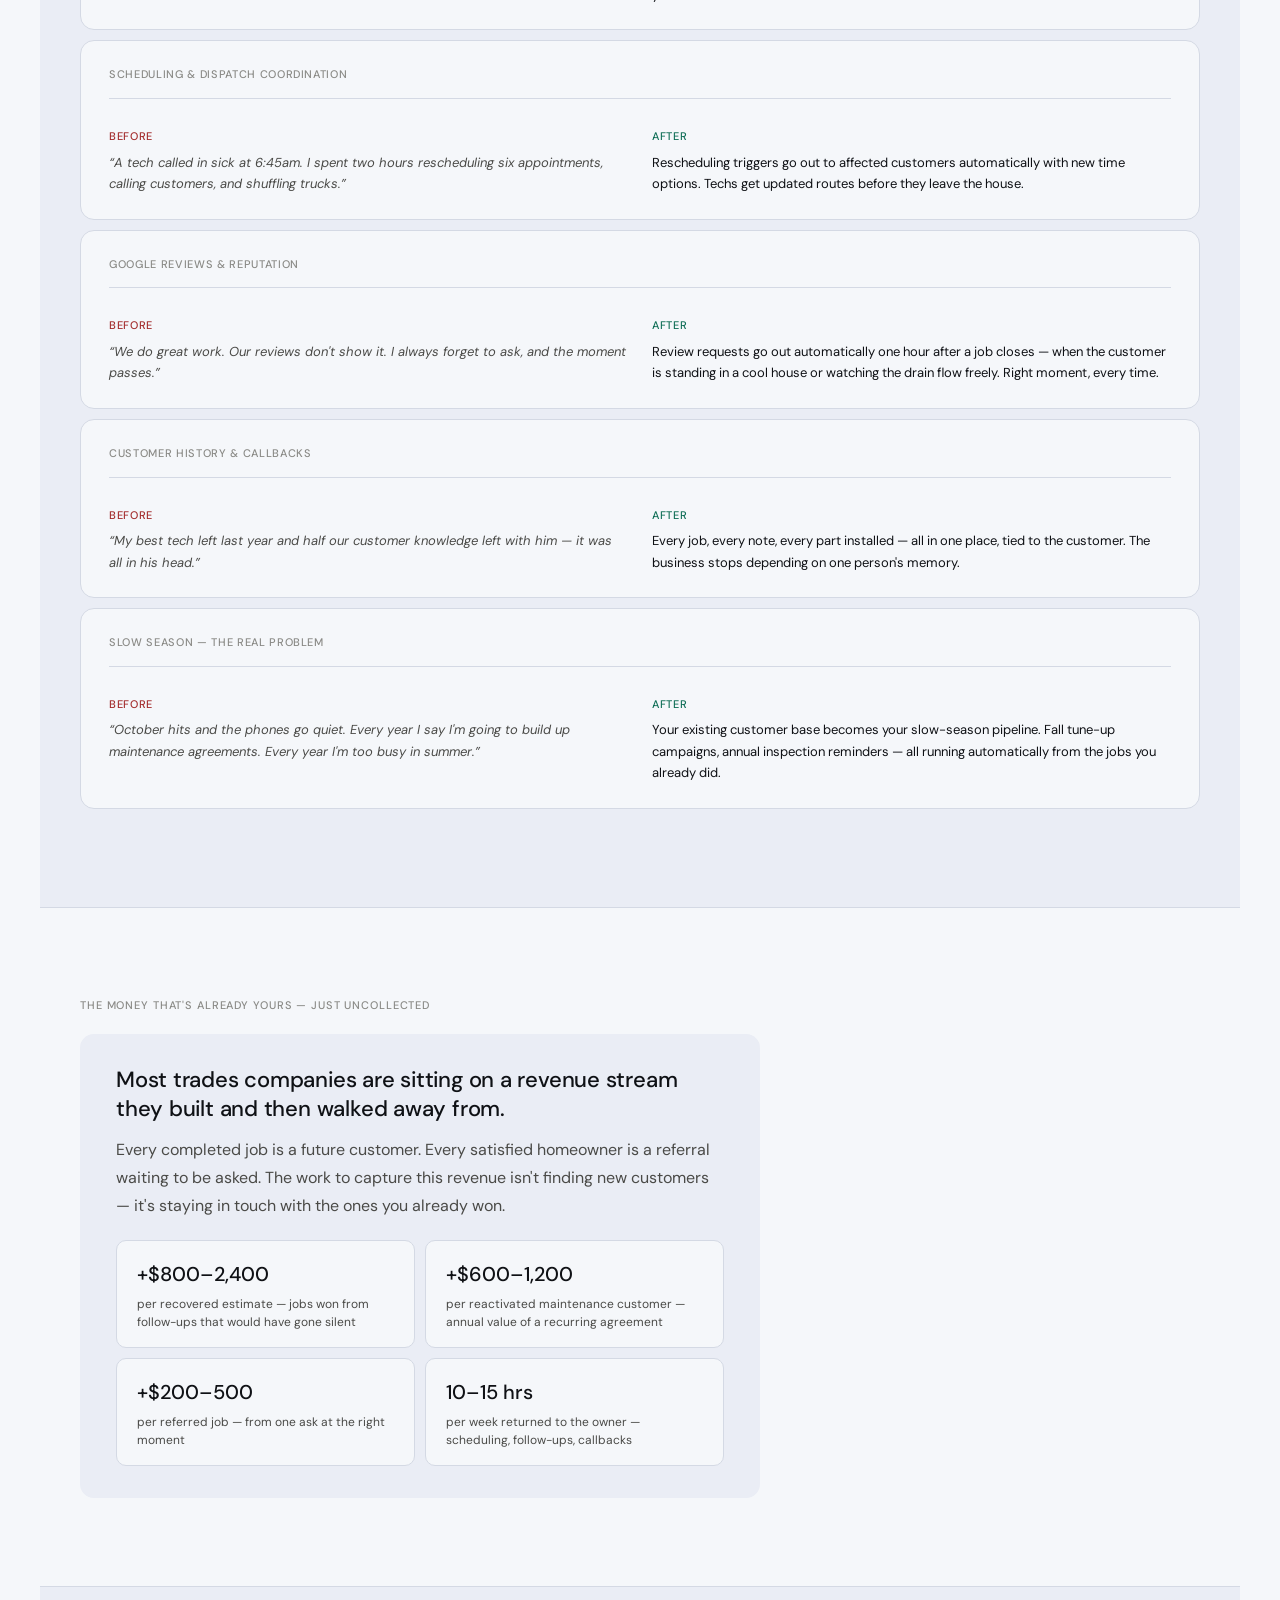
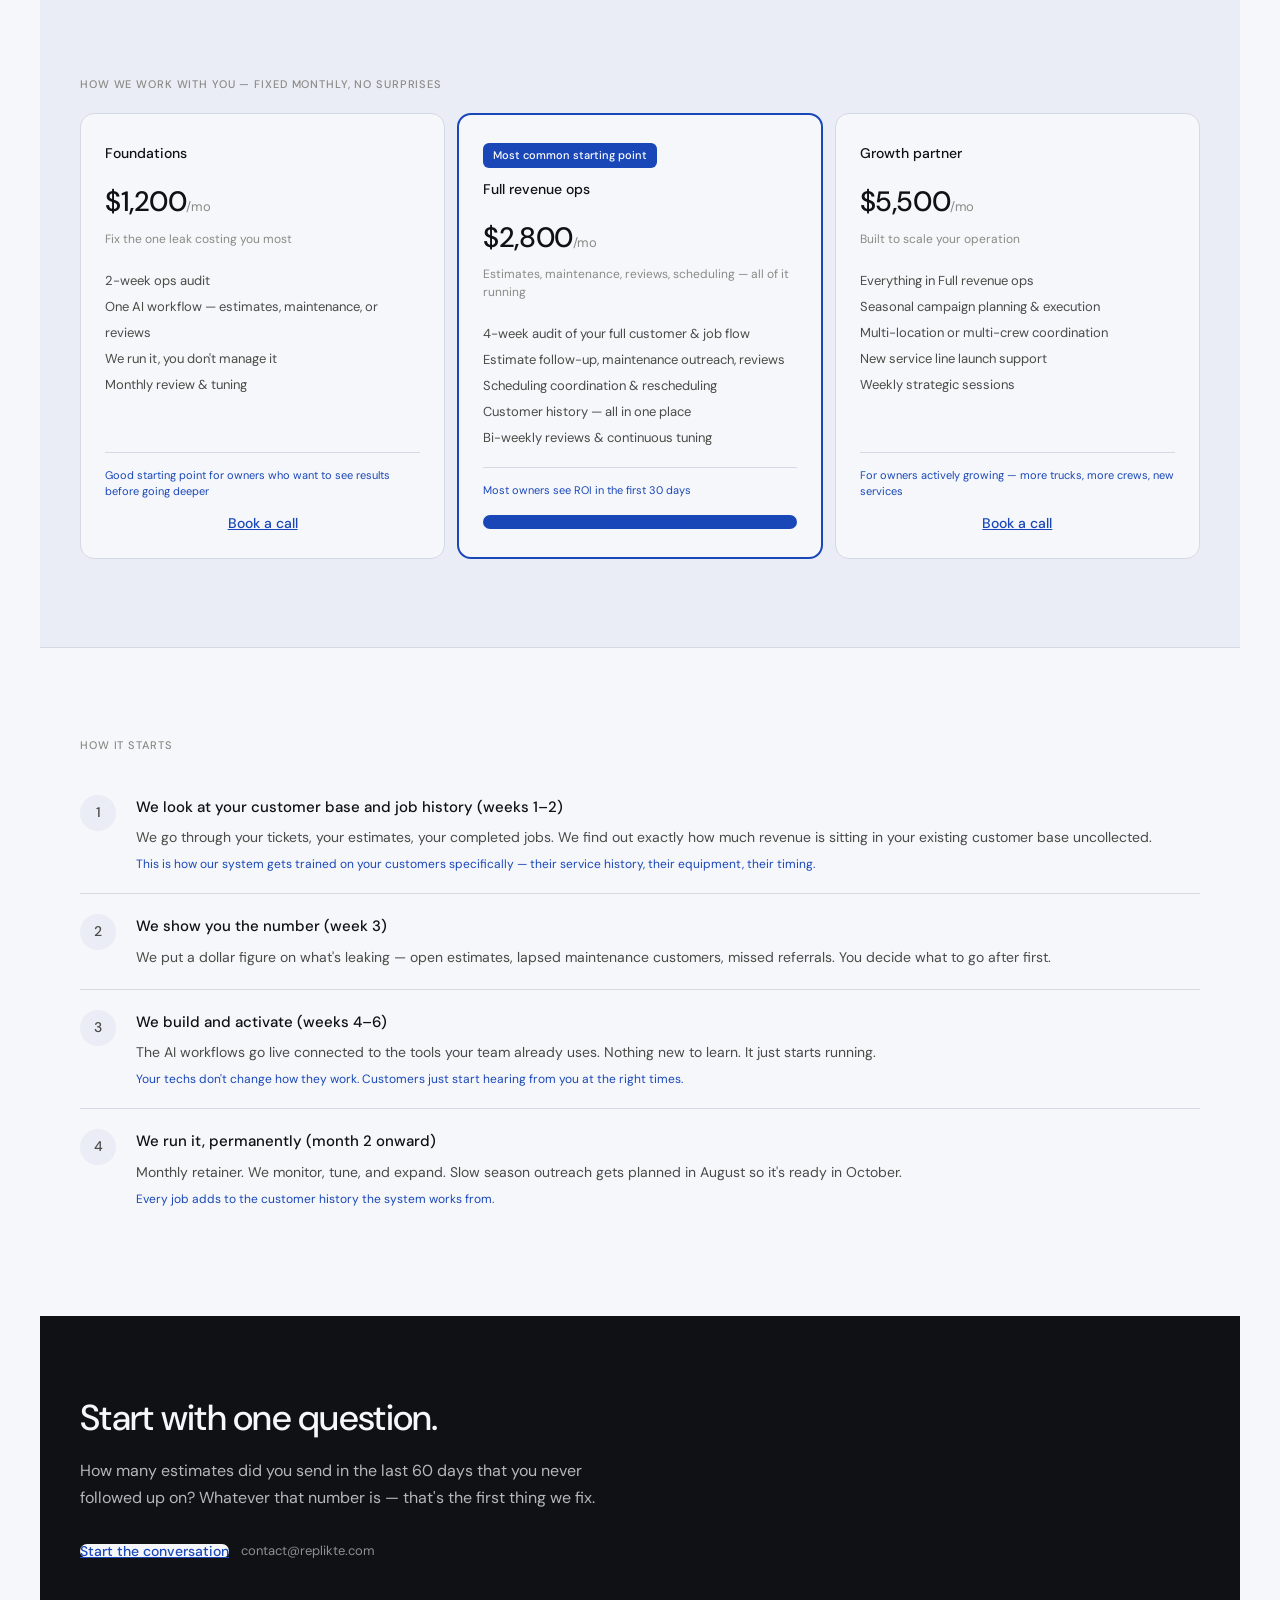
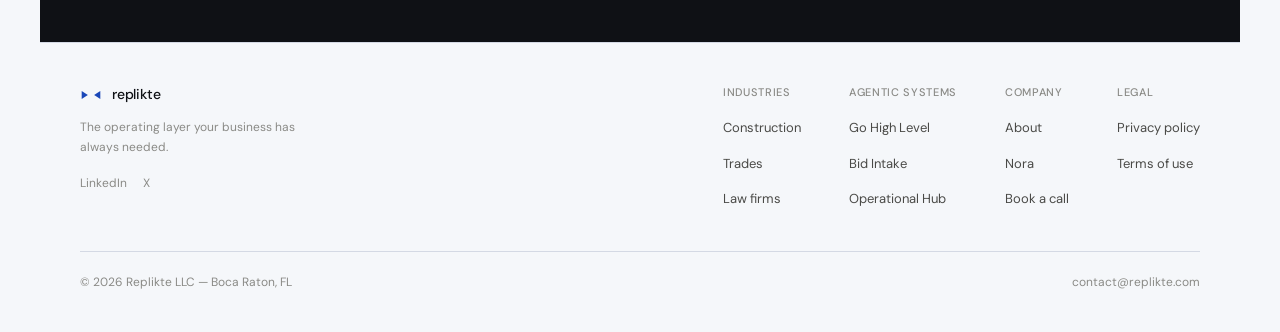
<file: trades.html>
<!DOCTYPE html>
<html lang="en">
<head>
<!-- Google tag (gtag.js) -->
<script async src="https://www.googletagmanager.com/gtag/js?id=G-6N65DJDXRP"></script>
<script>
  window.dataLayer = window.dataLayer || [];
  function gtag(){dataLayer.push(arguments);}
  gtag('js', new Date());
  gtag('config', 'G-6N65DJDXRP');
</script>
<meta charset="UTF-8">
<meta name="viewport" content="width=device-width, initial-scale=1.0, viewport-fit=cover">
<meta name="description" content="Replikte for HVAC, plumbing, electrical &amp; trades — estimates, maintenance, reviews, and scheduling on autopilot.">
<meta name="robots" content="index, follow">
<meta name="author" content="Replikte LLC">
<title>replikte — Home Services &amp; Trades</title>
<link rel="canonical" href="https://replikte.com/trades.html">
<link rel="icon" href="logos/favicon.svg" type="image/svg+xml">
<link rel="apple-touch-icon" href="logos/apple-touch-icon.png" sizes="180x180">
<link rel="manifest" href="site.webmanifest">
<meta name="theme-color" content="#F5F7FA">
<meta property="og:type" content="website">
<meta property="og:site_name" content="replikte">
<meta property="og:title" content="replikte — Home Services &amp; Trades">
<meta property="og:description" content="Replikte for HVAC, plumbing, electrical and trades — estimates, maintenance, reviews, and scheduling on autopilot.">
<meta property="og:url" content="https://replikte.com/trades.html">
<meta property="og:image" content="https://replikte.github.io/replikte-website/logos/apple-touch-icon.png">
<meta name="twitter:card" content="summary_large_image">
<meta name="twitter:title" content="replikte — Home Services &amp; Trades">
<meta name="twitter:image" content="https://replikte.github.io/replikte-website/logos/apple-touch-icon.png">
<link rel="stylesheet" href="style.css">
<link href="https://calendar.google.com/calendar/scheduling-button-script.css" rel="stylesheet">
<script type="application/ld+json">
{
  "@context": "https://schema.org",
  "@graph": [
    {
      "@type": "Organization",
      "@id": "https://replikte.github.io/replikte-website/#organization",
      "name": "Replikte LLC",
      "url": "https://replikte.github.io/replikte-website/",
      "email": "contact@replikte.com",
      "sameAs": ["https://www.linkedin.com/company/replikte", "https://x.com/ReplikteAI"]
    },
    {
      "@type": "WebSite",
      "@id": "https://replikte.github.io/replikte-website/#website",
      "url": "https://replikte.github.io/replikte-website/",
      "name": "replikte",
      "publisher": { "@id": "https://replikte.github.io/replikte-website/#organization" }
    },
    {
      "@type": "WebPage",
      "@id": "https://replikte.github.io/replikte-website/trades.html#webpage",
      "url": "https://replikte.github.io/replikte-website/trades.html",
      "name": "Home Services & Trades — replikte",
      "isPartOf": { "@id": "https://replikte.github.io/replikte-website/#website" },
      "about": { "@id": "https://replikte.github.io/replikte-website/#organization" }
    }
  ]
}
</script>
</head>
<body>
<div class="site-wrap">
  <nav class="nav" aria-label="Primary">
    <a href="index.html" class="nav__logo">
      <svg width="28" height="18" viewBox="0 0 28 18" aria-hidden="true"><path d="M 2 4 L 2 14 L 10 9 Z" fill="var(--color-signal)"/><path d="M 26 4 L 26 14 L 18 9 Z" fill="var(--color-signal)"/></svg>
      <span>replikte</span>
    </a>
    <ul class="nav__links">
      <li><a href="#how">How it works</a></li>
      <li><a href="#pricing">Pricing</a></li>
      <li><a href="about.html">About</a></li>
    </ul>
    <span class="nav__cta gcal-booking" data-label="Book a call"></span>
  </nav>

  <main>
    <header class="hero-page hero-page--with-pills">
      <p class="hero-eyebrow">For HVAC, plumbing, electrical, roofing &amp; trades — 3 to 40 technicians</p>
      <h1>You&apos;re booked solid in summer. And somehow still leaving money on the table.</h1>
      <p class="hero-lead" style="max-width:620px">Replikte builds AI systems that run inside your trades business — following up on open estimates, filling your slow season with maintenance calls, turning one-time customers into recurring ones, and handling the scheduling coordination that currently depends on whoever answers the phone.</p>
      <p class="hero-sub" style="max-width:580px">Not a new dispatch software. Not a call center. A system that works every day, knows your customer history, and keeps the revenue engine running whether it&apos;s your busiest week or your slowest.</p>
      <div class="hero-ctas">
        <span class="btn btn--primary gcal-booking" data-label="Book a 30-minute conversation"></span>
        <a class="btn btn--secondary" href="#how">See how it works</a>
        <span class="hero-ctas__meta">No pitch deck. No demo.</span>
      </div>
      <div class="hero-pills" aria-label="Trades we serve">
        <span class="pill">HVAC</span><span class="pill">Plumbing</span><span class="pill">Electrical</span><span class="pill">Roofing</span>
        <span class="pill">Landscaping</span><span class="pill">Pest control</span><span class="pill">Painting</span><span class="pill">Flooring</span>
      </div>
    </header>

    <section class="proof-band" aria-labelledby="proof-t">
      <p class="section-label" id="proof-t">What trades clients stop losing</p>
      <div class="proof-grid">
        <div><p class="proof-stat">60–70%</p><p class="proof-label">of unsent or unfollowed estimates never become jobs — most from simple non-response</p></div>
        <div><p class="proof-stat">$12k+</p><p class="proof-label">avg. annual revenue per maintenance agreement customer vs one-time job</p></div>
        <div><p class="proof-stat">1 in 3</p><p class="proof-label">happy customers would leave a review if someone simply asked at the right moment</p></div>
        <div><p class="proof-stat">Slow season</p><p class="proof-label">is optional — for companies with a system that works their customer base year-round</p></div>
      </div>
    </section>

    <section class="section section--tinted">
      <p class="section-label">What stops happening — and what starts</p>
      <div class="scene">
        <p class="scene__tag">Estimates &amp; follow-up</p>
        <div><p class="scene__label scene__label--before">Before</p><p class="scene__text scene__text--before">&ldquo;I sent out nine estimates last week. I&apos;ve heard back from two. I know I should follow up but I&apos;ve been slammed — by the time I get to it, they&apos;ve called someone else.&rdquo;</p></div>
        <div><p class="scene__label scene__label--after">After</p><p class="scene__text scene__text--after">Every estimate triggers an automatic follow-up sequence — a check-in at 48 hours, a nudge at day five, a final reach-out at day ten. You find out they went elsewhere, or you win the job.</p></div>
      </div>
      <div class="scene">
        <p class="scene__tag">Maintenance agreements &amp; recurring revenue</p>
        <div><p class="scene__label scene__label--before">Before</p><p class="scene__text scene__text--before">&ldquo;We serviced that AC unit two summers ago. Never heard from them again. That&apos;s probably a $600 tune-up every year, plus whatever breaks.&rdquo;</p></div>
        <div><p class="scene__label scene__label--after">After</p><p class="scene__text scene__text--after">Every completed job becomes a managed relationship. Service reminders go out at the right time of year, automatically. Slow season fills up with customers who were already yours.</p></div>
      </div>
      <div class="scene">
        <p class="scene__tag">Scheduling &amp; dispatch coordination</p>
        <div><p class="scene__label scene__label--before">Before</p><p class="scene__text scene__text--before">&ldquo;A tech called in sick at 6:45am. I spent two hours rescheduling six appointments, calling customers, and shuffling trucks.&rdquo;</p></div>
        <div><p class="scene__label scene__label--after">After</p><p class="scene__text scene__text--after">Rescheduling triggers go out to affected customers automatically with new time options. Techs get updated routes before they leave the house.</p></div>
      </div>
      <div class="scene">
        <p class="scene__tag">Google reviews &amp; reputation</p>
        <div><p class="scene__label scene__label--before">Before</p><p class="scene__text scene__text--before">&ldquo;We do great work. Our reviews don&apos;t show it. I always forget to ask, and the moment passes.&rdquo;</p></div>
        <div><p class="scene__label scene__label--after">After</p><p class="scene__text scene__text--after">Review requests go out automatically one hour after a job closes — when the customer is standing in a cool house or watching the drain flow freely. Right moment, every time.</p></div>
      </div>
      <div class="scene">
        <p class="scene__tag">Customer history &amp; callbacks</p>
        <div><p class="scene__label scene__label--before">Before</p><p class="scene__text scene__text--before">&ldquo;My best tech left last year and half our customer knowledge left with him — it was all in his head.&rdquo;</p></div>
        <div><p class="scene__label scene__label--after">After</p><p class="scene__text scene__text--after">Every job, every note, every part installed — all in one place, tied to the customer. The business stops depending on one person&apos;s memory.</p></div>
      </div>
      <div class="scene">
        <p class="scene__tag">Slow season — the real problem</p>
        <div><p class="scene__label scene__label--before">Before</p><p class="scene__text scene__text--before">&ldquo;October hits and the phones go quiet. Every year I say I&apos;m going to build up maintenance agreements. Every year I&apos;m too busy in summer.&rdquo;</p></div>
        <div><p class="scene__label scene__label--after">After</p><p class="scene__text scene__text--after">Your existing customer base becomes your slow-season pipeline. Fall tune-up campaigns, annual inspection reminders — all running automatically from the jobs you already did.</p></div>
      </div>
    </section>

    <section class="section">
      <div class="section__narrow">
        <p class="section-label">The money that&apos;s already yours — just uncollected</p>
        <div class="panel-paper">
          <h3 class="subheading subheading--tight">Most trades companies are sitting on a revenue stream they built and then walked away from.</h3>
          <p class="body-text">Every completed job is a future customer. Every satisfied homeowner is a referral waiting to be asked. The work to capture this revenue isn&apos;t finding new customers — it&apos;s staying in touch with the ones you already won.</p>
          <div class="revenue-mini-grid">
            <div class="revenue-mini"><p class="revenue-mini__amt">+$800–2,400</p><p class="revenue-mini__lbl">per recovered estimate — jobs won from follow-ups that would have gone silent</p></div>
            <div class="revenue-mini"><p class="revenue-mini__amt">+$600–1,200</p><p class="revenue-mini__lbl">per reactivated maintenance customer — annual value of a recurring agreement</p></div>
            <div class="revenue-mini"><p class="revenue-mini__amt">+$200–500</p><p class="revenue-mini__lbl">per referred job — from one ask at the right moment</p></div>
            <div class="revenue-mini"><p class="revenue-mini__amt">10–15 hrs</p><p class="revenue-mini__lbl">per week returned to the owner — scheduling, follow-ups, callbacks</p></div>
          </div>
        </div>
      </div>
    </section>

    <section class="section section--tinted" id="pricing">
      <p class="section-label">How we work with you — fixed monthly, no surprises</p>
      <div class="tier-grid">
        <div class="tier-card">
          <p class="tier-card__name">Foundations</p>
          <p class="tier-card__price">$1,200<span>/mo</span></p>
          <p class="tier-card__sub">Fix the one leak costing you most</p>
          <ul>
            <li>2-week ops audit</li>
            <li>One AI workflow — estimates, maintenance, or reviews</li>
            <li>We run it, you don&apos;t manage it</li>
            <li>Monthly review &amp; tuning</li>
          </ul>
          <p class="tier-card__note">Good starting point for owners who want to see results before going deeper</p>
          <span class="btn btn--secondary tier-card__cta gcal-booking" data-label="Book a call"></span>
        </div>
        <div class="tier-card tier-card--featured">
          <span class="tier-card__badge">Most common starting point</span>
          <p class="tier-card__name">Full revenue ops</p>
          <p class="tier-card__price">$2,800<span>/mo</span></p>
          <p class="tier-card__sub">Estimates, maintenance, reviews, scheduling — all of it running</p>
          <ul>
            <li>4-week audit of your full customer &amp; job flow</li>
            <li>Estimate follow-up, maintenance outreach, reviews</li>
            <li>Scheduling coordination &amp; rescheduling</li>
            <li>Customer history — all in one place</li>
            <li>Bi-weekly reviews &amp; continuous tuning</li>
          </ul>
          <p class="tier-card__note">Most owners see ROI in the first 30 days</p>
          <span class="btn btn--primary tier-card__cta gcal-booking" data-label="Book a call"></span>
        </div>
        <div class="tier-card">
          <p class="tier-card__name">Growth partner</p>
          <p class="tier-card__price">$5,500<span>/mo</span></p>
          <p class="tier-card__sub">Built to scale your operation</p>
          <ul>
            <li>Everything in Full revenue ops</li>
            <li>Seasonal campaign planning &amp; execution</li>
            <li>Multi-location or multi-crew coordination</li>
            <li>New service line launch support</li>
            <li>Weekly strategic sessions</li>
          </ul>
          <p class="tier-card__note">For owners actively growing — more trucks, more crews, new services</p>
          <span class="btn btn--secondary tier-card__cta gcal-booking" data-label="Book a call"></span>
        </div>
      </div>
    </section>

    <section class="section" id="how">
      <p class="section-label">How it starts</p>
      <ul class="process-list">
        <li>
          <span class="process-list__num">1</span>
          <div>
            <p class="process-list__title">We look at your customer base and job history (weeks 1–2)</p>
            <p class="process-list__body">We go through your tickets, your estimates, your completed jobs. We find out exactly how much revenue is sitting in your existing customer base uncollected.</p>
            <p class="process-list__ai">This is how our system gets trained on your customers specifically — their service history, their equipment, their timing.</p>
          </div>
        </li>
        <li>
          <span class="process-list__num">2</span>
          <div>
            <p class="process-list__title">We show you the number (week 3)</p>
            <p class="process-list__body">We put a dollar figure on what&apos;s leaking — open estimates, lapsed maintenance customers, missed referrals. You decide what to go after first.</p>
          </div>
        </li>
        <li>
          <span class="process-list__num">3</span>
          <div>
            <p class="process-list__title">We build and activate (weeks 4–6)</p>
            <p class="process-list__body">The AI workflows go live connected to the tools your team already uses. Nothing new to learn. It just starts running.</p>
            <p class="process-list__ai">Your techs don&apos;t change how they work. Customers just start hearing from you at the right times.</p>
          </div>
        </li>
        <li>
          <span class="process-list__num">4</span>
          <div>
            <p class="process-list__title">We run it, permanently (month 2 onward)</p>
            <p class="process-list__body">Monthly retainer. We monitor, tune, and expand. Slow season outreach gets planned in August so it&apos;s ready in October.</p>
            <p class="process-list__ai">Every job adds to the customer history the system works from.</p>
          </div>
        </li>
      </ul>
    </section>

    <section class="final-band" id="contact">
      <h2>Start with one question.</h2>
      <p class="final-band__body">How many estimates did you send in the last 60 days that you never followed up on? Whatever that number is — that&apos;s the first thing we fix.</p>
      <div class="final-band__row">
        <span class="btn btn--primary gcal-booking" data-label="Start the conversation"></span>
        <span class="final-band__meta">contact@replikte.com</span>
      </div>
    </section>
  </main>

  <footer class="footer">
    <div class="footer__top">
      <div>
        <div class="footer__brand-row">
          <svg width="22" height="14" viewBox="0 0 28 18" aria-hidden="true"><path d="M 2 4 L 2 14 L 10 9 Z" fill="var(--color-signal)"/><path d="M 26 4 L 26 14 L 18 9 Z" fill="var(--color-signal)"/></svg>
          <span class="footer__name">replikte</span>
        </div>
        <p class="footer__tag">The operating layer your business has always needed.</p>
        <div class="footer__socials">
          <a href="https://www.linkedin.com/company/replikte" target="_blank" rel="noopener noreferrer">LinkedIn</a>
          <a href="https://x.com/ReplikteAI" target="_blank" rel="noopener noreferrer">X</a>
        </div>
      </div>
      <div class="footer__cols">
        <div class="footer__col">
          <p class="footer__col-title">Industries</p>
          <ul>
            <li><a href="construction.html">Construction</a></li>
            <li><a href="trades.html">Trades</a></li>
            <li><a href="law.html">Law firms</a></li>
          </ul>
        </div>
        <div class="footer__col">
          <p class="footer__col-title">Agentic Systems</p>
          <ul>
            <li><a href="ghl.html">Go High Level</a></li>
            <li><a href="bid-intake.html">Bid Intake</a></li>
            <li><a href="operational-hub.html">Operational Hub</a></li>
          </ul>
        </div>
        <div class="footer__col">
          <p class="footer__col-title">Company</p>
          <ul>
            <li><a href="about.html">About</a></li>
            <li><a href="nora.html">Nora</a></li>
            <li><span class="gcal-booking" data-label="Book a call"></span></li>
          </ul>
        </div>
        <div class="footer__col">
          <p class="footer__col-title">Legal</p>
          <ul>
            <li><a href="privacy.html">Privacy policy</a></li>
            <li><a href="terms.html">Terms of use</a></li>
          </ul>
        </div>
      </div>
    </div>
    <div class="footer__bottom">
      <p>© 2026 Replikte LLC — Boca Raton, FL</p>
      <a href="mailto:contact@replikte.com">contact@replikte.com</a>
    </div>
  </footer>
</div>
<script src="https://calendar.google.com/calendar/scheduling-button-script.js" async></script>
<script src="booking.js" defer></script>
</body>
</html>
</file>
<file: style.css>
@import url('https://fonts.googleapis.com/css2?family=DM+Sans:wght@400;500;600&family=Source+Serif+4:opsz,wght@8..60,400;8..60,500&display=swap');

/* Design system — from redesign/ */
:root {
  --color-ink: #0F1115;
  --color-signal: #1A47B8;
  --color-signal-light: #6E9AFF;
  --color-paper: #EAEDF5;
  --color-canvas: #F5F7FA;
  --color-line: #D4D9E4;
  --color-text-primary: #0F1115;
  --color-text-secondary: #4A4A47;
  --color-text-tertiary: #8A8A86;

  --font-sans: 'DM Sans', -apple-system, sans-serif;
  --font-serif: 'Source Serif 4', Georgia, serif;

  --radius-sm: 6px;
  --radius-md: 10px;
  --radius-lg: 14px;
  --radius-xl: 20px;

  --motion-fast: 150ms ease;
  --motion-base: 240ms cubic-bezier(0.2, 0, 0, 1);
  --motion-slow: 400ms cubic-bezier(0.2, 0, 0, 1);
}

@media (prefers-color-scheme: dark) {
  :root {
    --color-ink: #F0EFE8;
    --color-canvas: #0A0B0E;
    --color-paper: #14161B;
    --color-line: #2A2C32;
    --color-text-primary: #F0EFE8;
    --color-text-secondary: #B5B4AD;
    --color-text-tertiary: #6B6864;
    --color-signal: #6E9AFF;
  }
}

*, *::before, *::after { box-sizing: border-box; margin: 0; padding: 0; }

html {
  font-size: 16px;
  -webkit-font-smoothing: antialiased;
  -moz-osx-font-smoothing: grayscale;
  -webkit-text-size-adjust: 100%;
  text-size-adjust: 100%;
  /* Smooth in-page jumps; offset so anchors sit below the sticky nav */
  scroll-behavior: smooth;
  scroll-padding-top: calc(72px + env(safe-area-inset-top, 0px));
}

@media (max-width: 720px) {
  html {
    /* Two-row nav: logo/CTA + link row */
    scroll-padding-top: calc(116px + env(safe-area-inset-top, 0px));
  }
}

@media (prefers-reduced-motion: reduce) {
  html {
    scroll-behavior: auto;
  }
}

body {
  font-family: var(--font-sans);
  background: var(--color-canvas);
  color: var(--color-text-primary);
  line-height: 1.7;
  min-height: 100vh;
  overflow-wrap: break-word;
}

/* Avoid horizontal scroll from long tokens/URLs without clipping sticky ancestors */
img, svg, video {
  max-width: 100%;
  height: auto;
}

p:last-child { margin-bottom: 0; }
strong { font-weight: 500; color: var(--color-text-primary); }
a { color: var(--color-signal); }

.site-wrap {
  max-width: 1200px;
  margin: 0 auto;
  width: 100%;
}

/* —— Nav —— */
.nav {
  display: flex;
  justify-content: space-between;
  align-items: center;
  padding: 0 calc(40px + env(safe-area-inset-right, 0px)) 0 calc(40px + env(safe-area-inset-left, 0px));
  height: 60px;
  position: sticky;
  top: 0;
  z-index: 100;
  background: var(--color-canvas);
  border-bottom: 0.5px solid var(--color-line);
  gap: 16px;
  flex-wrap: wrap;
}

.nav__logo {
  display: flex;
  align-items: center;
  gap: 10px;
  font-size: 16px;
  font-weight: 500;
  letter-spacing: -0.015em;
  color: var(--color-text-primary);
  text-decoration: none;
}

.nav__logo:hover { color: var(--color-text-primary); }

.nav__links {
  display: flex;
  gap: 28px;
  font-size: 13px;
  list-style: none;
  flex: 1;
  justify-content: center;
  margin: 0;
  padding: 0;
}

.nav__links a {
  position: relative;
  color: var(--color-text-secondary);
  text-decoration: none;
  transition: color var(--motion-base);
}

.nav__links a::after {
  content: '';
  position: absolute;
  left: 0;
  bottom: 0;
  width: 100%;
  height: 1px;
  background: currentColor;
  opacity: 0;
  transform: scaleX(0);
  transform-origin: left;
  transition: opacity var(--motion-base), transform var(--motion-base);
}

@media (hover: hover) and (pointer: fine) {
  .nav__links a:hover {
    color: var(--color-text-primary);
  }

  .nav__links a:hover::after {
    opacity: 0.55;
    transform: scaleX(1);
  }
}

.nav__links a:focus-visible {
  color: var(--color-text-primary);
  outline: 2px solid var(--color-signal);
  outline-offset: 3px;
  border-radius: 2px;
}

.nav__links a:focus-visible::after {
  opacity: 0;
  transform: scaleX(0);
}

/* Touch nav row: tall targets — underline sits too low; rely on color + scroll instead */
@media (max-width: 720px) {
  .nav__links a::after {
    display: none;
  }

  .nav__links a:active {
    color: var(--color-text-primary);
  }
}

.nav__cta {
  font-size: 13px;
  font-weight: 500;
  background: var(--color-ink);
  color: var(--color-canvas);
  border-radius: 8px;
  padding: 8px 16px;
  text-decoration: none;
  transition: opacity var(--motion-base), transform var(--motion-base);
  white-space: nowrap;
}

@media (hover: hover) and (pointer: fine) {
  .nav__cta:hover {
    opacity: 0.88;
    color: var(--color-canvas);
    transform: translateY(-1px);
  }
}

.nav__cta:focus-visible {
  opacity: 0.88;
  outline: 2px solid var(--color-signal);
  outline-offset: 2px;
}

@media (max-width: 720px) {
  /* Grid keeps row 1 = logo | CTA (never stacked by flex-wrap). Row 2 = links in one band. */
  .nav {
    height: auto;
    display: grid;
    grid-template-columns: minmax(0, 1fr) auto;
    grid-template-rows: auto auto;
    align-items: center;
    column-gap: 12px;
    row-gap: 10px;
    padding: 12px calc(16px + env(safe-area-inset-right, 0px)) 12px calc(16px + env(safe-area-inset-left, 0px));
    flex-wrap: unset;
  }

  .nav__logo {
    grid-column: 1;
    grid-row: 1;
    justify-self: start;
    min-width: 0;
  }

  .nav__cta {
    grid-column: 2;
    grid-row: 1;
    justify-self: end;
    flex-shrink: 0;
    min-height: 44px;
    padding: 0 14px;
    display: inline-flex;
    align-items: center;
    justify-content: center;
  }

  .nav__links {
    grid-column: 1 / -1;
    grid-row: 2;
    order: unset;
    flex: unset;
    width: 100%;
    justify-content: space-between;
    flex-wrap: nowrap;
    gap: 8px 12px;
    padding-top: 10px;
    margin-top: 2px;
    border-top: 0.5px solid var(--color-line);
    overflow-x: auto;
    -webkit-overflow-scrolling: touch;
    scrollbar-width: none;
  }

  .nav__links::-webkit-scrollbar {
    display: none;
  }

  .nav__links li {
    flex-shrink: 0;
  }

  .nav__links a {
    display: inline-flex;
    align-items: center;
    min-height: 44px;
    padding: 0 4px;
    box-sizing: border-box;
    white-space: nowrap;
  }
}

/* —— Buttons —— */
.btn {
  font-size: 14px;
  font-weight: 500;
  border-radius: var(--radius-md);
  padding: 12px 22px;
  text-decoration: none;
  display: inline-flex;
  align-items: center;
  justify-content: center;
  text-align: center;
  transition: opacity var(--motion-fast), background var(--motion-fast);
  border: none;
  cursor: pointer;
  font-family: inherit;
  -webkit-tap-highlight-color: rgba(26, 71, 184, 0.12);
}

.btn--primary {
  background: var(--color-ink);
  color: var(--color-canvas);
}

.btn--primary:hover { opacity: 0.88; color: var(--color-canvas); }

/* Google Calendar appointment scheduling hosts */
.gcal-booking {
  display: inline-flex;
  align-items: center;
  justify-content: center;
  vertical-align: middle;
  line-height: 1;
}

.gcal-booking > div,
.gcal-booking iframe {
  display: block;
}

.nav__cta.gcal-booking {
  padding: 0;
  background: transparent;
}

.btn.gcal-booking {
  padding: 0;
  border: none;
  background: transparent;
  cursor: default;
}

.footer__col .gcal-booking a {
  font-size: 13px;
  color: var(--color-text-secondary);
  text-decoration: none;
}

.footer__col .gcal-booking a:hover {
  color: var(--color-text-primary);
}

.btn--secondary {
  background: transparent;
  color: var(--color-text-primary);
  border: 0.5px solid var(--color-line);
  padding: 11px 20px;
}

.btn--secondary:hover { background: var(--color-paper); }

.hero-ctas {
  display: flex;
  gap: 10px;
  align-items: center;
  flex-wrap: wrap;
}

.hero-ctas__meta {
  font-size: 12px;
  color: var(--color-text-tertiary);
  margin-left: 4px;
}

@media (max-width: 520px) {
  .hero-ctas {
    flex-direction: column;
    align-items: stretch;
    gap: 12px;
  }
  .hero-ctas .btn {
    width: 100%;
    min-height: 48px;
    padding-top: 14px;
    padding-bottom: 14px;
  }
  .hero-ctas__meta {
    margin-left: 0;
    text-align: center;
    order: 3;
  }
}

/* —— Hero (home two-column) —— */
.hero-home {
  padding: 80px calc(40px + env(safe-area-inset-right, 0px)) 72px calc(40px + env(safe-area-inset-left, 0px));
  display: flex;
  gap: 48px;
  align-items: flex-start;
}

.hero-home__copy {
  flex: 1 1 0;
  min-width: 0;
}

.hero-eyebrow {
  font-size: 11px;
  font-weight: 500;
  letter-spacing: 0.08em;
  text-transform: uppercase;
  color: var(--color-text-tertiary);
  margin-bottom: 24px;
}

.hero-home h1 {
  font-size: 44px;
  font-weight: 500;
  line-height: 1.12;
  letter-spacing: -0.02em;
  margin-bottom: 20px;
  color: var(--color-text-primary);
}

.hero-lead {
  font-size: 18px;
  line-height: 1.65;
  color: var(--color-text-secondary);
  margin-bottom: 14px;
}

.hero-sub {
  font-size: 15px;
  line-height: 1.7;
  color: var(--color-text-tertiary);
  margin-bottom: 32px;
}

.hero-visual {
  flex: 0 0 min(460px, 44%);
  display: flex;
  align-items: flex-start;
  justify-content: center;
  padding-top: 8px;
  min-width: 0;
}

.hero-visual .rk-slideshow {
  margin: 0;
}

/* —— Hero inner pages —— */
.hero-page {
  padding: 96px calc(40px + env(safe-area-inset-right, 0px)) 80px calc(40px + env(safe-area-inset-left, 0px));
  max-width: 740px;
}

.hero-page--nora {
  max-width: none;
  display: flex;
  gap: 40px 56px;
  align-items: flex-start;
  padding-bottom: 72px;
}

.hero-page--nora .hero-page__copy {
  flex: 1 1 0;
  min-width: 0;
  max-width: 560px;
}

.hero-page--nora .hero-page__visual {
  flex: 0 0 min(420px, 46%);
  display: flex;
  justify-content: center;
  align-items: flex-start;
  padding-top: 4px;
  min-width: 0;
}

.nora-demo-mount {
  width: 100%;
  max-width: 390px;
  margin: 0 auto;
}

.nora-demo-mount--hero {
  position: sticky;
  top: 24px;
}

.hero-page--with-pills {
  padding-bottom: 80px;
}

.hero-pills {
  display: flex;
  flex-wrap: wrap;
  gap: 8px;
  margin-top: 28px;
}

.hero-page h1 {
  font-size: 44px;
  font-weight: 500;
  line-height: 1.12;
  letter-spacing: -0.02em;
  margin-bottom: 20px;
}

@media (max-width: 900px) {
  .hero-home {
    flex-direction: column;
    padding: 56px max(20px, env(safe-area-inset-right)) 48px max(20px, env(safe-area-inset-left));
  }
  .hero-visual {
    flex: none;
    width: 100%;
    max-width: 460px;
    margin: 0 auto;
  }
  .hero-home h1,
  .hero-page h1 {
    font-size: 32px;
  }
  .hero-page {
    padding: 64px max(20px, env(safe-area-inset-right)) 56px max(20px, env(safe-area-inset-left));
  }
  .hero-page--nora {
    flex-direction: column;
    gap: 36px;
    padding-bottom: 56px;
  }
  .hero-page--nora .hero-page__copy {
    max-width: none;
  }
  .hero-page--nora .hero-page__visual {
    flex: none;
    width: 100%;
    max-width: 390px;
    margin: 0 auto;
    position: static;
  }
  .nora-demo-mount--hero {
    position: static;
  }
}

@media (max-width: 400px) {
  .hero-home h1,
  .hero-page h1 {
    font-size: 28px;
    letter-spacing: -0.018em;
  }
  .hero-lead {
    font-size: 17px;
  }
}

/* —— Pills (legacy row; prefer .hero-pills inside hero) —— */
.pills-row {
  padding: 0 calc(40px + env(safe-area-inset-right, 0px)) 40px calc(40px + env(safe-area-inset-left, 0px));
  max-width: 740px;
}

@media (max-width: 640px) {
  .pills-row {
    padding-left: max(20px, env(safe-area-inset-left));
    padding-right: max(20px, env(safe-area-inset-right));
    padding-bottom: 32px;
  }
}

.pills-row__inner {
  display: flex;
  gap: 8px;
  flex-wrap: wrap;
}

.pill {
  background: var(--color-paper);
  border-radius: var(--radius-sm);
  padding: 5px 12px;
  font-size: 12px;
  font-weight: 500;
  color: var(--color-text-secondary);
}

/* —— Proof band —— */
.proof-band {
  background: var(--color-paper);
  padding: 48px calc(40px + env(safe-area-inset-right, 0px)) 48px calc(40px + env(safe-area-inset-left, 0px));
  border-top: 0.5px solid var(--color-line);
  border-bottom: 0.5px solid var(--color-line);
}

.proof-band .section-label {
  margin-bottom: 20px;
}

.section-label {
  font-size: 11px;
  font-weight: 500;
  letter-spacing: 0.08em;
  text-transform: uppercase;
  color: var(--color-text-tertiary);
  margin-bottom: 20px;
}

.proof-grid {
  display: grid;
  grid-template-columns: repeat(4, 1fr);
  gap: 32px;
  align-items: stretch;
}

.proof-grid > div {
  display: flex;
  flex-direction: column;
  align-items: flex-start;
  min-width: 0;
}

.proof-stat {
  font-size: 28px;
  font-weight: 500;
  line-height: 1.1;
  letter-spacing: -0.015em;
  margin-bottom: 6px;
}

.proof-label {
  font-size: 12px;
  line-height: 1.55;
  color: var(--color-text-secondary);
  max-width: 100%;
}

@media (max-width: 900px) {
  .proof-grid {
    grid-template-columns: repeat(2, 1fr);
    gap: 28px 24px;
    row-gap: 32px;
  }

  .proof-stat {
    min-height: 2.5rem;
    display: flex;
    align-items: flex-end;
  }
}

@media (max-width: 520px) {
  .proof-grid {
    grid-template-columns: 1fr;
    gap: 24px;
    row-gap: 24px;
  }

  .proof-stat {
    min-height: 0;
    display: block;
    font-size: 26px;
  }

  .proof-band {
    padding: 40px max(20px, env(safe-area-inset-right)) 40px max(20px, env(safe-area-inset-left));
  }
}

/* —— Sections —— */
.section {
  padding: 88px calc(40px + env(safe-area-inset-right, 0px)) 88px calc(40px + env(safe-area-inset-left, 0px));
}

.section--tinted {
  background: var(--color-paper);
  border-top: 0.5px solid var(--color-line);
  border-bottom: 0.5px solid var(--color-line);
}

/* —— Our work (home — Nora) —— */
.section--our-work {
  padding-top: 96px;
  padding-bottom: 96px;
  border-top: 3px solid var(--color-signal);
  box-shadow: inset 0 1px 0 rgba(255, 255, 255, 0.06);
}

.our-work__inner {
  max-width: 1080px;
}

.our-work__split {
  display: flex;
  gap: 40px;
  align-items: flex-start;
  margin-bottom: 8px;
}

.our-work__split-copy {
  flex: 1 1 0;
  min-width: 0;
}

.our-work__split-visual {
  flex: 0 0 440px;
  max-width: 44%;
  padding-top: 4px;
}

.our-work__split-visual .replikte-nora {
  margin: 0;
}

@media (max-width: 960px) {
  .our-work__split {
    flex-direction: column;
    gap: 32px;
  }

  .our-work__split-visual {
    flex: none;
    max-width: 440px;
    width: 100%;
    margin: 0 auto;
    padding-top: 0;
  }
}

.section-heading--our-work {
  font-size: 36px;
  font-weight: 500;
  line-height: 1.2;
  letter-spacing: -0.02em;
  margin-bottom: 16px;
}

.our-work__deck {
  font-size: 17px;
  line-height: 1.65;
  margin-bottom: 20px;
  max-width: 680px;
}

.work-example-card--our-work {
  margin-top: 8px;
  padding: 28px;
  box-shadow: 0 12px 40px rgba(15, 61, 110, 0.06);
}

.work-example-card--our-work .work-example-card__title {
  font-size: 17px;
}

@media (max-width: 640px) {
  .section-heading--our-work {
    font-size: 28px;
  }

  .section--our-work {
    padding-top: 64px;
    padding-bottom: 64px;
  }
}

/* Nora in Telegram (hero graphic — namespaced) */
.replikte-nora {
  --rn-text: var(--color-text-primary);
  --rn-text-muted: var(--color-text-secondary);
  --rn-text-faint: var(--color-text-tertiary);
  --rn-border: color-mix(in srgb, var(--color-text-primary) 8%, transparent);
  --rn-surface: var(--color-canvas);
  --rn-surface-alt: var(--color-paper);
  --rn-accent: #1A47B8;
  --rn-accent-soft: #E7ECF6;
  --rn-success: #0F6E56;
  --rn-success-soft: #E1F5EE;

  font-family: var(--font-sans);
  color: var(--rn-text);
  max-width: 440px;
  width: 100%;
  margin: 0 auto;
  -webkit-font-smoothing: antialiased;
  -moz-osx-font-smoothing: grayscale;
}

@media (prefers-color-scheme: dark) {
  .replikte-nora {
    --rn-accent: var(--color-signal);
    --rn-accent-soft: color-mix(in srgb, var(--color-signal) 18%, var(--color-paper));
    --rn-border: color-mix(in srgb, var(--color-text-primary) 10%, transparent);
  }
}

.replikte-nora__device {
  background: var(--rn-surface);
  border-radius: 20px;
  border: 0.5px solid var(--rn-border);
  box-shadow:
    0 1px 2px rgba(10, 10, 10, 0.04),
    0 8px 24px rgba(10, 10, 10, 0.06);
  overflow: hidden;
}

.replikte-nora__header {
  padding: 14px 16px;
  border-bottom: 0.5px solid var(--rn-border);
  display: flex;
  align-items: center;
  gap: 10px;
}

.replikte-nora__avatar {
  width: 36px;
  height: 36px;
  border-radius: 50%;
  background: var(--rn-accent);
  color: #fff;
  font-weight: 500;
  font-size: 14px;
  display: flex;
  align-items: center;
  justify-content: center;
  flex-shrink: 0;
}

.replikte-nora__identity {
  flex: 1;
  min-width: 0;
}

.replikte-nora__name {
  margin: 0;
  font-size: 14px;
  font-weight: 500;
  color: var(--rn-text);
  letter-spacing: -0.005em;
}

.replikte-nora__status {
  margin: 0;
  font-size: 12px;
  color: var(--rn-text-muted);
  display: flex;
  align-items: center;
  gap: 5px;
}

.replikte-nora__dot {
  width: 6px;
  height: 6px;
  border-radius: 50%;
  background: #1D9E75;
  display: inline-block;
}

.replikte-nora__menu {
  width: 4px;
  height: 18px;
  background-image: radial-gradient(circle, var(--rn-text-faint) 1.4px, transparent 1.4px);
  background-size: 4px 6px;
  opacity: 0.6;
}

.replikte-nora__body {
  padding: 16px;
  display: flex;
  flex-direction: column;
  gap: 14px;
}

.replikte-nora__timestamp {
  align-self: center;
  font-size: 11px;
  color: var(--rn-text-faint);
  background: var(--rn-surface-alt);
  padding: 3px 10px;
  border-radius: 10px;
  letter-spacing: 0.01em;
}

.replikte-nora__msg {
  max-width: 86%;
}

.replikte-nora__bubble {
  background: var(--rn-surface-alt);
  border-radius: 14px 14px 14px 4px;
  padding: 12px 14px;
}

.replikte-nora__label {
  margin: 0 0 8px;
  font-size: 13px;
  color: var(--rn-text-muted);
  display: flex;
  align-items: center;
  gap: 6px;
  letter-spacing: -0.005em;
}

.replikte-nora__icon {
  width: 14px;
  height: 14px;
  flex-shrink: 0;
  stroke: currentColor;
  stroke-width: 1.75;
  fill: none;
  stroke-linecap: round;
  stroke-linejoin: round;
}

.replikte-nora__text {
  margin: 0;
  font-size: 14px;
  color: var(--rn-text);
  line-height: 1.5;
  letter-spacing: -0.005em;
}

.replikte-nora__text + .replikte-nora__text {
  margin-top: 8px;
}

.replikte-nora__amount {
  font-weight: 500;
}

.replikte-nora__quote {
  background: var(--rn-surface);
  border-radius: 8px;
  padding: 10px 12px;
  border-left: 2px solid var(--rn-accent);
  font-size: 13px;
  color: var(--rn-text);
  line-height: 1.55;
  font-style: italic;
  margin-top: 8px;
}

.replikte-nora__actions {
  display: flex;
  gap: 6px;
  margin-top: 10px;
  flex-wrap: wrap;
}

.replikte-nora__btn {
  font-size: 12px;
  padding: 5px 10px;
  border-radius: 6px;
  background: var(--rn-surface);
  color: var(--rn-text-muted);
  border: 0.5px solid var(--rn-border);
  line-height: 1.4;
  letter-spacing: -0.005em;
}

.replikte-nora__btn--primary {
  background: var(--rn-accent-soft);
  color: var(--rn-accent);
  border-color: transparent;
  font-weight: 500;
}

.replikte-nora__btn--success {
  background: var(--rn-success-soft);
  color: var(--rn-success);
  border-color: transparent;
  font-weight: 500;
}

.replikte-nora__meta {
  margin: 4px 0 0 6px;
  font-size: 11px;
  color: var(--rn-text-faint);
  letter-spacing: 0.01em;
}

.replikte-nora__pulse {
  display: flex;
  align-items: center;
  gap: 6px;
  padding-left: 6px;
}

.replikte-nora__pulse-dot {
  width: 6px;
  height: 6px;
  border-radius: 50%;
  background: var(--rn-text-faint);
  animation: replikte-nora-pulse 1.4s infinite ease-in-out;
}

.replikte-nora__pulse-dot:nth-child(2) {
  animation-delay: 0.2s;
}

.replikte-nora__pulse-dot:nth-child(3) {
  animation-delay: 0.4s;
}

.replikte-nora__pulse-text {
  font-size: 12px;
  color: var(--rn-text-faint);
  margin-left: 4px;
}

@keyframes replikte-nora-pulse {
  0%, 80%, 100% {
    opacity: 0.25;
    transform: scale(0.85);
  }
  40% {
    opacity: 1;
    transform: scale(1);
  }
}

@media (prefers-reduced-motion: reduce) {
  .replikte-nora__pulse-dot {
    animation: none;
    opacity: 0.6;
  }
}

.replikte-nora__input {
  padding: 10px 14px;
  border-top: 0.5px solid var(--rn-border);
  display: flex;
  align-items: center;
  gap: 10px;
}

.replikte-nora__input-icon {
  width: 18px;
  height: 18px;
  stroke: var(--rn-text-faint);
  stroke-width: 1.75;
  fill: none;
  stroke-linecap: round;
  stroke-linejoin: round;
  flex-shrink: 0;
}

.replikte-nora__input-placeholder {
  flex: 1;
  font-size: 13px;
  color: var(--rn-text-faint);
}

@media (max-width: 480px) {
  .replikte-nora__device {
    border-radius: 16px;
  }

  .replikte-nora__bubble {
    border-radius: 12px 12px 12px 4px;
  }
}

/* Nora thread demo (cabinet designer — nora.html) */
.replikte-nora--thread {
  --rn-bubble-in: var(--color-canvas);
  --rn-bubble-out: #E7ECF6;
  /* ~iPhone 15 Pro logical width (393pt), tall screen */
  --rn-iphone-width: min(390px, 100%);
  --rn-phone-height: min(78vh, 736px);
  max-width: var(--rn-iphone-width);
  width: 100%;
  margin-left: auto;
  margin-right: auto;
}

.replikte-nora--thread .replikte-nora__iphone {
  width: 100%;
}

.replikte-nora--thread .replikte-nora__iphone-shell {
  background: linear-gradient(145deg, #2a2a2e 0%, #141416 55%, #0d0d0f 100%);
  border-radius: 52px;
  padding: 12px 12px 18px;
  box-shadow:
    0 0 0 1px rgba(255, 255, 255, 0.08) inset,
    0 12px 40px rgba(10, 10, 10, 0.22),
    0 2px 8px rgba(10, 10, 10, 0.12);
}

.replikte-nora--thread .replikte-nora__iphone-status {
  display: grid;
  grid-template-columns: 1fr auto 1fr;
  align-items: center;
  padding: 6px 14px 8px;
  min-height: 28px;
  color: rgba(255, 255, 255, 0.92);
  font-size: 12px;
  font-weight: 600;
  letter-spacing: -0.02em;
}

.replikte-nora--thread .replikte-nora__iphone-time {
  justify-self: start;
}

.replikte-nora--thread .replikte-nora__iphone-island {
  width: 112px;
  height: 28px;
  border-radius: 20px;
  background: #000;
  box-shadow: 0 0 0 1px rgba(255, 255, 255, 0.06);
  justify-self: center;
}

.replikte-nora--thread .replikte-nora__iphone-icons {
  justify-self: end;
  width: 52px;
  height: 10px;
  opacity: 0.85;
  background:
    radial-gradient(circle, currentColor 2px, transparent 2px) 0 50%/8px 8px no-repeat,
    linear-gradient(currentColor, currentColor) 18px 3px/14px 4px no-repeat,
    linear-gradient(currentColor, currentColor) 36px 1px/10px 8px no-repeat;
}

.replikte-nora--thread .replikte-nora__iphone-home {
  width: 108px;
  height: 4px;
  border-radius: 4px;
  background: rgba(255, 255, 255, 0.35);
  margin: 10px auto 0;
}

.replikte-nora--thread .replikte-nora__device {
  display: flex;
  flex-direction: column;
  height: var(--rn-phone-height);
  max-height: var(--rn-phone-height);
  border-radius: 36px;
  overflow: hidden;
  box-shadow: 0 0 0 0.5px rgba(0, 0, 0, 0.2);
}

.replikte-nora--thread .replikte-nora__header {
  flex-shrink: 0;
}

.replikte-nora--thread .replikte-nora__composer {
  flex-shrink: 0;
  padding: 8px 12px 10px;
  border-top: 0.5px solid var(--rn-border);
  background: var(--rn-surface);
}

.replikte-nora--thread .replikte-nora__composer-field {
  display: block;
  padding: 9px 12px;
  border-radius: 18px;
  background: var(--rn-surface-alt);
  font-size: 13px;
  color: var(--rn-text-faint);
  min-height: 1.25em;
  white-space: nowrap;
  overflow: hidden;
  text-overflow: ellipsis;
}

.replikte-nora--thread .replikte-nora__composer-field.is-typing {
  color: var(--rn-text);
  white-space: normal;
}

.replikte-nora--thread .replikte-nora__bubble p.is-typewriting::after {
  content: "";
  display: inline-block;
  width: 2px;
  height: 0.95em;
  margin-left: 2px;
  vertical-align: -0.1em;
  background: color-mix(in srgb, var(--rn-accent) 70%, var(--rn-text));
  animation: rn-caret-blink 0.9s step-end infinite;
}

@keyframes rn-caret-blink {
  50% {
    opacity: 0;
  }
}

.replikte-nora--thread .replikte-nora__sub {
  margin: 2px 0 0;
  font-size: 12px;
  color: var(--rn-text-muted);
  line-height: 1.2;
}

.replikte-nora--thread .replikte-nora__status-dot {
  display: inline-block;
  width: 6px;
  height: 6px;
  border-radius: 50%;
  background: var(--rn-success);
  margin-right: 6px;
  vertical-align: 1px;
}

.replikte-nora--thread .replikte-nora__thread {
  flex: 1 1 auto;
  min-height: 0;
  padding: 16px 16px 14px;
  background: var(--rn-surface);
  display: flex;
  flex-direction: column;
  gap: 10px;
  overflow-x: hidden;
  overflow-y: auto;
  overscroll-behavior: contain;
  -webkit-overflow-scrolling: touch;
  scrollbar-width: thin;
  scrollbar-color: color-mix(in srgb, var(--rn-text-faint) 35%, transparent) transparent;
}

.replikte-nora--thread .replikte-nora__thread::-webkit-scrollbar {
  width: 6px;
}

.replikte-nora--thread .replikte-nora__thread::-webkit-scrollbar-thumb {
  background: color-mix(in srgb, var(--rn-text-faint) 40%, transparent);
  border-radius: 3px;
}

.replikte-nora--thread .replikte-nora__row {
  display: flex;
}

.replikte-nora--thread .replikte-nora__row--in {
  justify-content: flex-start;
}

.replikte-nora--thread .replikte-nora__row--out {
  justify-content: flex-end;
}

.replikte-nora--thread .replikte-nora__bubble {
  max-width: 86%;
  padding: 9px 12px 7px;
  border-radius: 14px;
  font-size: 13.5px;
  line-height: 1.45;
  letter-spacing: -0.003em;
  color: var(--rn-text);
  position: relative;
  background: var(--rn-surface-alt);
  border-radius: 14px;
}

.replikte-nora--thread .replikte-nora__bubble--in {
  background: var(--rn-bubble-in);
  border: 0.5px solid var(--rn-border);
  border-top-left-radius: 4px;
}

.replikte-nora--thread .replikte-nora__bubble--out {
  background: var(--rn-bubble-out);
  border: none;
  border-top-right-radius: 4px;
}

.replikte-nora--thread .replikte-nora__bubble p {
  margin: 0;
}

.replikte-nora--thread .replikte-nora__bubble p + p {
  margin-top: 7px;
}

.replikte-nora--thread .replikte-nora__bubble strong {
  font-weight: 600;
}

.replikte-nora--thread .replikte-nora__bubble em {
  font-style: normal;
  color: var(--rn-text-muted);
}

.replikte-nora--thread .replikte-nora__time {
  display: block;
  font-size: 10.5px;
  color: var(--rn-text-faint);
  margin-top: 3px;
  text-align: right;
  letter-spacing: 0.02em;
}

.replikte-nora--thread .replikte-nora__attachment {
  margin: -2px -4px 6px;
  border-radius: 10px;
  overflow: hidden;
  background: var(--rn-surface-alt);
  border: 0.5px solid var(--rn-border);
  line-height: 0;
}

.replikte-nora--thread .replikte-nora__attachment img {
  display: block;
  width: 100%;
  height: auto;
  max-height: 220px;
  object-fit: contain;
  object-position: center;
  background: #f8f8f8;
}

.replikte-nora--thread .replikte-nora__attachment--photo img {
  max-height: 200px;
  object-fit: cover;
  object-position: center;
  background: #ebe8e3;
}

.replikte-nora--thread .replikte-nora__render {
  margin: -2px -4px 6px;
  border-radius: 10px;
  overflow: hidden;
  border: 0.5px solid var(--rn-border);
  background: var(--rn-surface-alt);
  display: block;
}

.replikte-nora--thread .replikte-nora__render img {
  display: block;
  width: 100%;
  height: auto;
}

.replikte-nora--thread .replikte-nora__score {
  margin-top: 8px;
  padding: 8px 10px;
  background: var(--rn-surface-alt);
  border-radius: 8px;
  font-size: 12px;
  line-height: 1.5;
  color: var(--rn-text-muted);
}

.replikte-nora--thread .replikte-nora__score-row {
  display: flex;
  justify-content: space-between;
  gap: 12px;
}

.replikte-nora--thread .replikte-nora__score-value {
  color: var(--rn-text);
  font-weight: 500;
  font-variant-numeric: tabular-nums;
}

.replikte-nora--thread .replikte-nora__caveat {
  font-size: 11.5px;
  color: var(--rn-text-faint);
  margin-top: 8px;
  line-height: 1.4;
}

.replikte-nora--thread .replikte-nora__caption {
  padding: 10px 4px 0;
  font-size: 12px;
  color: var(--rn-text-faint);
  line-height: 1.5;
  text-align: center;
  letter-spacing: -0.002em;
}

.replikte-nora--thread:not(.is-static) .replikte-nora__row[data-step],
.replikte-nora--thread:not(.is-static) .replikte-nora__row--typing {
  display: none;
}

.replikte-nora--thread:not(.is-static) .replikte-nora__row.is-visible {
  display: flex;
  animation: rn-thread-rise 420ms cubic-bezier(0.2, 0.7, 0.2, 1) forwards;
}

.replikte-nora--thread.is-static .replikte-nora__row[data-step] {
  display: flex;
}

.replikte-nora--thread.is-static .replikte-nora__row--typing {
  display: none !important;
}

.replikte-nora--thread .replikte-nora__row--typing {
  flex-direction: column;
  align-items: flex-start;
  gap: 6px;
}

.replikte-nora--thread .replikte-nora__typing {
  display: inline-flex;
  align-items: center;
  gap: 5px;
  padding: 10px 14px;
  background: var(--rn-bubble-in);
  border: 0.5px solid var(--rn-border);
  border-radius: 14px;
  border-top-left-radius: 4px;
}

.replikte-nora--thread .replikte-nora__typing span {
  width: 7px;
  height: 7px;
  border-radius: 50%;
  background: var(--rn-text-faint);
  animation: rn-typing-dot 1.1s ease-in-out infinite;
}

.replikte-nora--thread .replikte-nora__typing span:nth-child(2) {
  animation-delay: 0.15s;
}

.replikte-nora--thread .replikte-nora__typing span:nth-child(3) {
  animation-delay: 0.3s;
}

.replikte-nora--thread .replikte-nora__typing-label {
  margin: 0;
  font-size: 11.5px;
  color: var(--rn-text-muted);
  padding-left: 2px;
}

.replikte-nora--thread .replikte-nora__keyboard {
  display: flex;
  flex-direction: column;
  gap: 0;
  margin-top: 10px;
  border-radius: 10px;
  overflow: hidden;
  border: 0.5px solid color-mix(in srgb, var(--rn-accent) 35%, var(--rn-border));
}

.replikte-nora--thread .replikte-nora__keyboard-btn {
  display: block;
  width: 100%;
  padding: 10px 12px;
  border: none;
  border-top: 0.5px solid color-mix(in srgb, var(--rn-accent) 22%, var(--rn-border));
  background: color-mix(in srgb, var(--rn-accent) 8%, var(--rn-surface));
  color: var(--rn-accent);
  font-family: inherit;
  font-size: 13px;
  font-weight: 500;
  text-align: center;
  letter-spacing: -0.01em;
  cursor: default;
  pointer-events: none;
}

.replikte-nora--thread .replikte-nora__keyboard-btn:first-child {
  border-top: none;
}

@keyframes rn-thread-rise {
  from {
    opacity: 0;
    transform: translateY(6px);
  }
  to {
    opacity: 1;
    transform: translateY(0);
  }
}

@keyframes rn-typing-dot {
  0%, 60%, 100% {
    opacity: 0.35;
    transform: translateY(0);
  }
  30% {
    opacity: 1;
    transform: translateY(-2px);
  }
}

@media (prefers-reduced-motion: reduce) {
  .replikte-nora--thread .replikte-nora__row.is-visible {
    animation: none;
  }

  .replikte-nora--thread .replikte-nora__typing span {
    animation: none;
    opacity: 0.7;
  }
}

.nora-page__split {
  display: flex;
  gap: 40px;
  align-items: flex-start;
  margin-bottom: 8px;
}

.nora-page__split-copy {
  flex: 1 1 0;
  min-width: 0;
}

.nora-page__split-visual {
  flex: 0 0 min(420px, 48%);
  max-width: 48%;
  padding-top: 4px;
  position: sticky;
  top: 24px;
  align-self: flex-start;
}

.nora-page__split-visual .replikte-nora {
  margin: 0;
}

@media (max-width: 960px) {
  .nora-page__split {
    flex-direction: column;
    gap: 32px;
  }

  .nora-page__split-visual {
    flex: none;
    max-width: 390px;
    width: 100%;
    margin: 0 auto;
    padding-top: 0;
  }
}

.nora-cap {
  margin-bottom: 40px;
}

.nora-cap:last-child {
  margin-bottom: 0;
}

.nora-cap__title {
  font-size: 22px;
  font-weight: 500;
  letter-spacing: -0.02em;
  margin: 0 0 12px;
  line-height: 1.25;
}

/* Hero slideshow — "this week, quietly closed" */
.rk-slideshow {
  --rk-accent: #1A47B8;
  --rk-text: var(--color-text-primary);
  --rk-text-muted: var(--color-text-secondary);
  --rk-text-faint: var(--color-text-tertiary);
  --rk-border: color-mix(in srgb, var(--color-text-primary) 8%, transparent);
  --rk-border-strong: color-mix(in srgb, var(--color-text-primary) 18%, transparent);
  --rk-surface: var(--color-canvas);

  max-width: 460px;
  width: 100%;
  margin: 0 auto;
  font-family: var(--font-sans);
  color: var(--rk-text);
  position: relative;
  -webkit-font-smoothing: antialiased;
  -moz-osx-font-smoothing: grayscale;
}

@media (prefers-color-scheme: dark) {
  .rk-slideshow {
    --rk-accent: var(--color-signal);
    --rk-border: color-mix(in srgb, var(--color-text-primary) 10%, transparent);
    --rk-border-strong: color-mix(in srgb, var(--color-text-primary) 22%, transparent);
  }
}

.rk-stage {
  display: grid;
  grid-template-columns: 1fr;
}

.rk-slide {
  grid-area: 1 / 1;
  background: var(--rk-surface);
  border-radius: 14px;
  border: 0.5px solid var(--rk-border);
  box-shadow:
    0 1px 2px rgba(10, 10, 10, 0.04),
    0 8px 24px rgba(10, 10, 10, 0.06);
  padding: 24px 26px;
  opacity: 0;
  transition: opacity 700ms ease-in-out;
  pointer-events: none;
  z-index: 0;
}

.rk-slide.is-active {
  opacity: 1;
  pointer-events: auto;
  z-index: 1;
}

.rk-head {
  display: flex;
  align-items: flex-start;
  justify-content: space-between;
  gap: 16px;
  margin-bottom: 22px;
  border-bottom: 0.5px solid var(--rk-border);
  padding-bottom: 14px;
}

.rk-head-l p {
  margin: 0;
}

.rk-eyebrow {
  font-size: 11px;
  color: var(--rk-text-faint);
  letter-spacing: 0.08em;
  text-transform: uppercase;
}

.rk-sub {
  margin-top: 4px !important;
  font-size: 13px;
  color: var(--rk-text-muted);
}

.rk-metric {
  margin: 0;
  font-size: 13px;
  font-weight: 500;
  color: var(--rk-accent);
  white-space: nowrap;
}

.rk-list {
  list-style: none;
  margin: 0;
  padding: 0;
  display: flex;
  flex-direction: column;
  gap: 18px;
}

.rk-li {
  display: flex;
  gap: 14px;
  align-items: flex-start;
}

.rk-tick {
  width: 16px;
  height: 16px;
  border-radius: 50%;
  background: var(--rk-accent);
  flex-shrink: 0;
  margin-top: 3px;
  display: flex;
  align-items: center;
  justify-content: center;
}

.rk-tick-open {
  background: var(--rk-surface);
  border: 1.5px solid var(--rk-accent);
}

.rk-row {
  flex: 1;
  min-width: 0;
}

.rk-task {
  margin: 0;
  font-size: 14.5px;
  color: var(--rk-text);
  line-height: 1.5;
  text-decoration: line-through;
  text-decoration-color: color-mix(in srgb, var(--rk-text) 25%, transparent);
  text-decoration-thickness: 0.5px;
  letter-spacing: -0.005em;
}

.rk-task-open {
  text-decoration: none;
}

.rk-note {
  margin: 3px 0 0;
  font-size: 12.5px;
  color: var(--rk-text-muted);
  line-height: 1.4;
}

.rk-note-pending {
  color: var(--rk-accent);
  font-weight: 500;
}

.rk-foot {
  margin-top: 22px;
  padding-top: 16px;
  border-top: 0.5px solid var(--rk-border);
  display: flex;
  align-items: center;
  justify-content: space-between;
  gap: 12px;
}

.rk-foot-msg {
  margin: 0;
  font-size: 12px;
  color: var(--rk-text-faint);
  font-style: italic;
}

.rk-foot-brand {
  margin: 0;
  font-size: 11px;
  color: var(--rk-text-faint);
  letter-spacing: 0.04em;
  white-space: nowrap;
}

.rk-dots {
  display: flex;
  justify-content: center;
  gap: 8px;
  margin-top: 18px;
}

.rk-dot {
  width: 6px;
  height: 6px;
  border-radius: 50%;
  background: var(--rk-border-strong);
  border: none;
  padding: 0;
  cursor: pointer;
  transition: background 300ms ease, transform 300ms ease;
}

.rk-dot.is-active {
  background: var(--rk-accent);
  transform: scale(1.2);
}

.rk-dot:focus-visible {
  outline: 2px solid var(--rk-accent);
  outline-offset: 3px;
}

@media (max-width: 480px) {
  .rk-slide {
    padding: 20px 22px;
  }

  .rk-task {
    font-size: 14px;
  }
}

@media (max-width: 400px) {
  .rk-head {
    flex-wrap: wrap;
  }

  .rk-metric {
    white-space: normal;
    text-align: right;
  }
}

@media (prefers-reduced-motion: reduce) {
  .rk-slide {
    transition: opacity 0ms;
  }
}

.section__narrow {
  max-width: 680px;
}

.section__narrow.our-work__inner {
  max-width: 1080px;
}

.section__intro {
  max-width: 600px;
  margin-bottom: 40px;
}

.section__intro--wide {
  max-width: 640px;
  margin-bottom: 40px;
}

@media (max-width: 640px) {
  .section {
    padding: 56px max(20px, env(safe-area-inset-right)) 56px max(20px, env(safe-area-inset-left));
  }
  .panel-paper {
    padding: 24px 20px;
  }
  .scene {
    padding: 20px 18px;
  }
  .testimonial-card {
    padding: 22px 20px;
  }
  h2.section-heading {
    font-size: 26px;
  }
  h2.section-heading--sm {
    font-size: 22px;
  }
}

h2.section-heading {
  font-size: 32px;
  font-weight: 500;
  line-height: 1.2;
  letter-spacing: -0.015em;
  margin-bottom: 20px;
}

h2.section-heading--sm {
  font-size: 28px;
  margin-bottom: 12px;
}

.body-text {
  font-size: 16px;
  line-height: 1.75;
  color: var(--color-text-secondary);
  margin-bottom: 14px;
}

.body-text--sm {
  font-size: 15px;
}

h3.subheading {
  font-size: 22px;
  font-weight: 500;
  line-height: 1.3;
  letter-spacing: -0.01em;
  margin-bottom: 16px;
}

h3.subheading--tight {
  margin-bottom: 12px;
}

/* —— Scene (before/after) —— */
.scene {
  background: var(--color-canvas);
  border: 0.5px solid var(--color-line);
  border-radius: var(--radius-lg);
  padding: 24px 28px;
  display: grid;
  grid-template-columns: 1fr 1fr;
  gap: 24px;
  margin-bottom: 10px;
}

.scene__tag {
  grid-column: 1 / -1;
  font-size: 11px;
  font-weight: 500;
  letter-spacing: 0.06em;
  text-transform: uppercase;
  color: var(--color-text-tertiary);
  padding-bottom: 14px;
  border-bottom: 0.5px solid var(--color-line);
  margin-bottom: 4px;
}

.scene__label {
  font-size: 11px;
  font-weight: 500;
  letter-spacing: 0.06em;
  text-transform: uppercase;
  margin-bottom: 6px;
}

.scene__label--before { color: #A32D2D; }
.scene__label--after { color: #0F6E56; }

.scene__text {
  font-size: 13px;
  line-height: 1.65;
}

.scene__text--before {
  color: var(--color-text-secondary);
  font-style: italic;
}

.scene__text--after {
  color: var(--color-text-primary);
}

@media (max-width: 640px) {
  .scene {
    grid-template-columns: 1fr;
  }
}

/* —— Industry cards —— */
.industry-grid {
  display: grid;
  grid-template-columns: repeat(3, 1fr);
  gap: 12px;
}

.industry-card {
  background: var(--color-canvas);
  border: 0.5px solid var(--color-line);
  border-radius: var(--radius-lg);
  padding: 28px;
  display: flex;
  flex-direction: column;
  min-height: 240px;
  text-decoration: none;
  color: inherit;
  transition: border-color var(--motion-base), transform var(--motion-base);
}

@media (hover: hover) and (pointer: fine) {
  .industry-card:hover {
    border-color: var(--color-ink);
    transform: translateY(-2px);
  }
}

.industry-card:active {
  border-color: var(--color-ink);
}

.industry-card__tag {
  font-size: 11px;
  font-weight: 500;
  letter-spacing: 0.06em;
  text-transform: uppercase;
  color: var(--color-text-tertiary);
  margin-bottom: 14px;
}

.industry-card__title {
  font-size: 20px;
  font-weight: 500;
  line-height: 1.3;
  letter-spacing: -0.01em;
  margin-bottom: 12px;
}

.industry-card__body {
  font-size: 14px;
  line-height: 1.65;
  color: var(--color-text-secondary);
  margin-bottom: auto;
}

.industry-card__link {
  font-size: 13px;
  font-weight: 500;
  color: var(--color-signal);
  margin-top: 20px;
}

@media (max-width: 900px) {
  .industry-grid {
    grid-template-columns: 1fr;
  }
}

/* —— How it works steps —— */
.how-grid {
  display: grid;
  grid-template-columns: repeat(4, 1fr);
  gap: 12px;
}

.how-step {
  border-top: 1px solid var(--color-ink);
  padding-top: 20px;
}

.how-step__period {
  font-size: 11px;
  font-weight: 500;
  letter-spacing: 0.06em;
  text-transform: uppercase;
  color: var(--color-text-tertiary);
  margin-bottom: 10px;
}

.how-step__title {
  font-size: 15px;
  font-weight: 500;
  line-height: 1.35;
  margin-bottom: 8px;
}

.how-step__body {
  font-size: 13px;
  line-height: 1.65;
  color: var(--color-text-secondary);
}

@media (max-width: 900px) {
  .how-grid {
    grid-template-columns: repeat(2, 1fr);
  }
}

@media (max-width: 520px) {
  .how-grid {
    grid-template-columns: 1fr;
  }
}

/* —— Testimonials —— */
.testimonial-grid {
  display: grid;
  grid-template-columns: repeat(2, minmax(0, 1fr));
  gap: 12px;
}

.testimonial-grid:has(> :only-child) {
  grid-template-columns: minmax(0, 560px);
}

.testimonial-card {
  background: var(--color-canvas);
  border: 0.5px solid var(--color-line);
  border-radius: var(--radius-lg);
  padding: 28px 32px;
  display: flex;
  flex-direction: column;
}

.testimonial-card__quote {
  font-size: 15px;
  line-height: 1.7;
  color: var(--color-text-primary);
  margin-bottom: 24px;
  flex: 1;
}

.testimonial-card__foot {
  border-top: 0.5px solid var(--color-line);
  padding-top: 16px;
}

.testimonial-card__foot--brand {
  display: flex;
  align-items: center;
  gap: 14px;
}

.testimonial-card__logo {
  width: 64px;
  height: 64px;
  border-radius: 10px;
  object-fit: cover;
  flex-shrink: 0;
  border: 0.5px solid var(--color-line);
}

.testimonial-card__logo--wide {
  width: auto;
  height: 48px;
  max-width: 180px;
  object-fit: contain;
  background: #fff;
  padding: 4px 8px;
  box-sizing: content-box;
}

.testimonial-card__logo--mark {
  width: auto;
  height: 108px;
  max-width: 168px;
  object-fit: contain;
  background: #000;
  border-radius: 8px;
}

.testimonial-card__logo--round {
  width: 88px;
  height: 88px;
  border-radius: 999px;
  object-fit: cover;
  background: #000;
}

.testimonial-card__link {
  display: inline-block;
  margin-top: 4px;
  font-size: 12px;
  font-weight: 500;
}

.founder-card {
  display: flex;
  flex-direction: column;
  gap: 12px;
  margin-top: 28px;
  padding: 24px;
  background: var(--color-canvas);
  border: 0.5px solid var(--color-line);
  border-radius: var(--radius-lg);
}

.founder-card__head {
  display: flex;
  flex-direction: column;
  gap: 4px;
}

.founder-card__name {
  font-size: 20px;
  font-weight: 500;
  line-height: 1.25;
  letter-spacing: -0.01em;
}

.founder-card__role {
  font-size: 14px;
  font-weight: 500;
  line-height: 1.4;
  color: var(--color-signal);
}

.founder-card__bio {
  font-size: 15px;
  line-height: 1.6;
  color: var(--color-text-secondary);
}

.founder-card__list {
  margin: 0;
  padding-left: 1.15em;
  font-size: 15px;
  line-height: 1.5;
  color: var(--color-text-primary);
}

.founder-card__list li + li {
  margin-top: 4px;
}

.testimonial-card__name {
  font-size: 13px;
  font-weight: 500;
  color: var(--color-text-primary);
  margin-bottom: 2px;
}

.testimonial-card__title {
  font-size: 12px;
  color: var(--color-text-tertiary);
}

@media (max-width: 900px) {
  .testimonial-grid {
    grid-template-columns: 1fr;
  }
}

/* —— Comparison cards —— */
.comp-grid {
  display: grid;
  grid-template-columns: repeat(4, 1fr);
  gap: 10px;
}

.comp-card {
  background: var(--color-canvas);
  border: 0.5px solid var(--color-line);
  border-radius: var(--radius-lg);
  padding: 22px;
  display: flex;
  flex-direction: column;
}

.comp-card__vs {
  font-size: 10px;
  font-weight: 500;
  letter-spacing: 0.08em;
  text-transform: uppercase;
  color: var(--color-text-tertiary);
  margin-bottom: 10px;
}

.comp-card__title {
  font-size: 14px;
  font-weight: 500;
  line-height: 1.4;
  margin-bottom: 8px;
}

.comp-card__body {
  font-size: 12px;
  line-height: 1.6;
  color: var(--color-text-secondary);
  margin-bottom: 12px;
}

.comp-card__out {
  font-size: 12px;
  line-height: 1.55;
  font-weight: 500;
  padding-top: 10px;
  border-top: 0.5px solid var(--color-line);
  margin-top: auto;
}

@media (max-width: 900px) {
  .comp-grid {
    grid-template-columns: repeat(2, 1fr);
  }
}

@media (max-width: 520px) {
  .comp-grid {
    grid-template-columns: 1fr;
  }
}

/* —— Tier / pricing cards —— */
.tier-grid {
  display: grid;
  grid-template-columns: repeat(3, 1fr);
  gap: 12px;
}

.tier-card {
  background: var(--color-canvas);
  border: 0.5px solid var(--color-line);
  border-radius: var(--radius-lg);
  padding: 28px 24px;
  display: flex;
  flex-direction: column;
}

.tier-card--featured {
  border: 2px solid var(--color-signal);
}

.tier-card__badge {
  display: inline-block;
  font-size: 11px;
  font-weight: 500;
  padding: 3px 10px;
  border-radius: var(--radius-sm);
  background: var(--color-signal);
  color: white;
  margin-bottom: 10px;
  align-self: flex-start;
}

.tier-card__name {
  font-size: 14px;
  font-weight: 500;
  margin-bottom: 4px;
}

.tier-card__price {
  font-size: 28px;
  font-weight: 500;
  letter-spacing: -0.015em;
  margin: 8px 0 4px;
}

.tier-card__price span {
  font-size: 13px;
  font-weight: 400;
  color: var(--color-text-tertiary);
}

.tier-card__sub {
  font-size: 12px;
  color: var(--color-text-tertiary);
  margin-bottom: 20px;
  line-height: 1.5;
}

.tier-card ul {
  list-style: none;
  padding: 0;
  font-size: 13px;
  color: var(--color-text-secondary);
  line-height: 2;
  flex: 1 1 auto;
}

.tier-card__note {
  font-size: 11px;
  color: var(--color-signal);
  margin-top: 16px;
  padding-top: 14px;
  border-top: 0.5px solid var(--color-line);
  line-height: 1.5;
}

.tier-card__cta {
  margin-top: 16px;
  width: 100%;
  box-sizing: border-box;
}

.tier-card--featured .tier-card__cta.btn--primary {
  background: var(--color-signal);
}

.tier-card--featured .tier-card__cta.btn--primary:hover {
  opacity: 0.9;
  color: var(--color-canvas);
}

@media (max-width: 900px) {
  .tier-grid {
    grid-template-columns: 1fr;
  }
}

/* —— Process list —— */
.process-list {
  list-style: none;
  padding: 0;
}

.process-list li {
  display: flex;
  gap: 20px;
  align-items: flex-start;
  padding: 20px 0;
  border-bottom: 0.5px solid var(--color-line);
}

.process-list li:last-child {
  border-bottom: none;
}

.process-list__num {
  min-width: 36px;
  height: 36px;
  border-radius: 50%;
  background: var(--color-paper);
  font-size: 14px;
  font-weight: 500;
  color: var(--color-text-secondary);
  display: flex;
  align-items: center;
  justify-content: center;
  flex-shrink: 0;
}

.process-list__title {
  font-size: 15px;
  font-weight: 500;
  margin-bottom: 6px;
}

.process-list__body {
  font-size: 14px;
  color: var(--color-text-secondary);
  line-height: 1.65;
  margin-bottom: 6px;
}

.process-list__ai {
  font-size: 12px;
  color: var(--color-signal);
  line-height: 1.5;
}

/* —— Callout panels —— */
.panel-paper {
  background: var(--color-paper);
  border-radius: var(--radius-lg);
  padding: 32px 36px;
}

.panel-paper--law {
  border-radius: var(--radius-md);
  padding: 16px 20px;
}

.law-stakes {
  border-left: 3px solid #A32D2D;
  border-radius: 0 var(--radius-lg) var(--radius-lg) 0;
  background: var(--color-canvas);
  border-top: 0.5px solid var(--color-line);
  border-right: 0.5px solid var(--color-line);
  border-bottom: 0.5px solid var(--color-line);
  padding: 28px 32px;
  margin-bottom: 24px;
}

.law-stakes h3 {
  font-size: 18px;
  font-weight: 500;
  margin-bottom: 12px;
}

.revenue-mini-grid {
  display: grid;
  grid-template-columns: repeat(2, 1fr);
  gap: 10px;
  margin-top: 20px;
}

.revenue-mini {
  background: var(--color-canvas);
  border: 0.5px solid var(--color-line);
  border-radius: var(--radius-md);
  padding: 16px 20px;
}

.revenue-mini__amt {
  font-size: 20px;
  font-weight: 500;
  margin-bottom: 4px;
}

.revenue-mini__lbl {
  font-size: 12px;
  color: var(--color-text-secondary);
  line-height: 1.5;
}

@media (max-width: 520px) {
  .revenue-mini-grid {
    grid-template-columns: 1fr;
  }
}

/* —— About manifesto —— */
.manifesto {
  font-family: var(--font-serif);
  font-size: 18px;
  line-height: 1.85;
  color: var(--color-text-primary);
  max-width: 640px;
}

.manifesto p {
  margin-bottom: 24px;
}

.manifesto p:last-child {
  margin-bottom: 0;
}

.about-industry-stack {
  display: flex;
  flex-direction: column;
  gap: 12px;
  margin-top: 28px;
}

.about-industry-card {
  padding: 24px;
  border: 0.5px solid var(--color-line);
  border-radius: var(--radius-lg);
  background: var(--color-canvas);
}

.about-industry-card__tag {
  font-size: 11px;
  font-weight: 500;
  letter-spacing: 0.06em;
  text-transform: uppercase;
  color: var(--color-text-tertiary);
  margin-bottom: 8px;
}

.about-industry-card__title {
  font-size: 15px;
  font-weight: 500;
  margin-bottom: 6px;
}

.about-industry-card__body {
  font-size: 14px;
  color: var(--color-text-secondary);
  line-height: 1.65;
  margin-bottom: 12px;
}

.about-industry-card a {
  font-size: 13px;
  font-weight: 500;
  text-decoration: none;
}

/* —— Customer deployment card (e.g. Nora on home) —— */
.work-example-card {
  margin-top: 28px;
  padding: 24px;
  border: 0.5px solid var(--color-line);
  border-radius: var(--radius-lg);
  background: var(--color-paper);
}

.work-example-card__eyebrow {
  font-size: 11px;
  font-weight: 500;
  letter-spacing: 0.06em;
  text-transform: uppercase;
  color: var(--color-text-tertiary);
  margin-bottom: 8px;
}

.work-example-card__title {
  font-size: 16px;
  font-weight: 500;
  margin-bottom: 12px;
}

/* —— Final CTA band —— */
.final-band {
  background: var(--color-ink);
  color: var(--color-canvas);
  padding-top: 80px;
  padding-right: calc(40px + env(safe-area-inset-right, 0px));
  padding-bottom: calc(80px + env(safe-area-inset-bottom, 0px));
  padding-left: calc(40px + env(safe-area-inset-left, 0px));
}

.final-band h2 {
  font-size: 36px;
  font-weight: 500;
  letter-spacing: -0.02em;
  line-height: 1.2;
  color: var(--color-canvas);
  margin-bottom: 18px;
  max-width: 560px;
}

.final-band__body {
  font-size: 16px;
  line-height: 1.7;
  color: var(--color-canvas);
  opacity: 0.72;
  margin-bottom: 28px;
  max-width: 540px;
}

.final-band__row {
  display: flex;
  gap: 12px;
  align-items: center;
  flex-wrap: wrap;
}

@media (max-width: 520px) {
  .final-band__row {
    flex-direction: column;
    align-items: stretch;
  }
  .final-band__row .btn--primary {
    width: 100%;
    min-height: 48px;
  }
  .final-band__meta {
    text-align: center;
  }
}

.final-band .btn--primary {
  background: var(--color-canvas);
  color: var(--color-ink);
}

.final-band .btn--primary:hover {
  opacity: 0.88;
  color: var(--color-ink);
}

.final-band__meta {
  font-size: 13px;
  color: var(--color-canvas);
  opacity: 0.55;
}

@media (max-width: 640px) {
  .final-band {
    padding-top: 56px;
    padding-right: max(20px, env(safe-area-inset-right));
    padding-bottom: calc(56px + env(safe-area-inset-bottom, 0px));
    padding-left: max(20px, env(safe-area-inset-left));
  }
  .final-band h2 {
    font-size: 28px;
  }
}

/* —— Footer —— */
.footer {
  padding-top: 40px;
  padding-right: calc(40px + env(safe-area-inset-right, 0px));
  padding-bottom: calc(40px + env(safe-area-inset-bottom, 0px));
  padding-left: calc(40px + env(safe-area-inset-left, 0px));
  border-top: 0.5px solid var(--color-line);
}

.footer__top {
  display: flex;
  justify-content: space-between;
  align-items: flex-start;
  flex-wrap: wrap;
  gap: 24px;
}

.footer__brand svg {
  display: block;
}

.footer__brand-row {
  display: flex;
  align-items: center;
  gap: 10px;
  margin-bottom: 12px;
}

.footer__name {
  font-size: 14px;
  font-weight: 500;
  letter-spacing: -0.015em;
}

.footer__tag {
  font-size: 12px;
  color: var(--color-text-tertiary);
  max-width: 220px;
  line-height: 1.6;
}

.footer__socials {
  display: flex;
  gap: 16px;
  margin-top: 16px;
}

.footer__socials a {
  font-size: 12px;
  color: var(--color-text-tertiary);
  text-decoration: none;
  transition: color var(--motion-base);
}

.footer__socials a:hover {
  color: var(--color-text-primary);
}

.footer__cols {
  display: flex;
  gap: 48px;
}

.footer__col-title {
  font-size: 11px;
  font-weight: 500;
  letter-spacing: 0.06em;
  text-transform: uppercase;
  color: var(--color-text-tertiary);
  margin-bottom: 12px;
}

.footer__col ul {
  list-style: none;
  padding: 0;
  margin: 0;
  display: flex;
  flex-direction: column;
  gap: 8px;
}

.footer__col a {
  font-size: 13px;
  color: var(--color-text-secondary);
  text-decoration: none;
  transition: color var(--motion-base);
}

.footer__col a:hover {
  color: var(--color-text-primary);
}

.footer__bottom {
  margin-top: 40px;
  padding-top: 20px;
  border-top: 0.5px solid var(--color-line);
  display: flex;
  justify-content: space-between;
  align-items: center;
  flex-wrap: wrap;
  gap: 8px;
}

.footer__bottom p,
.footer__bottom a {
  font-size: 12px;
  color: var(--color-text-tertiary);
  text-decoration: none;
}

.footer__bottom a {
  transition: color var(--motion-base);
}

.footer__bottom a:hover {
  color: var(--color-text-primary);
}

@media (max-width: 720px) {
  .footer {
    padding-top: 32px;
    padding-right: max(20px, env(safe-area-inset-right));
    padding-bottom: calc(32px + env(safe-area-inset-bottom, 0px));
    padding-left: max(20px, env(safe-area-inset-left));
  }
  .footer__cols {
    flex-direction: column;
    gap: 24px;
  }
  .footer__socials a {
    min-height: 44px;
    display: inline-flex;
    align-items: center;
  }
  .footer__col a {
    min-height: 40px;
    display: inline-flex;
    align-items: center;
  }
}

/* —— Legal pages —— */
.legal-page {
  max-width: 720px;
  margin: 0 auto;
  padding: 48px calc(40px + env(safe-area-inset-right, 0px)) 80px calc(40px + env(safe-area-inset-left, 0px));
}

.legal-page h1 {
  font-size: 32px;
  font-weight: 500;
  letter-spacing: -0.02em;
  line-height: 1.2;
  margin-bottom: 10px;
  color: var(--color-text-primary);
}

.legal-page .legal-meta {
  font-size: 13px;
  color: var(--color-text-tertiary);
  margin-bottom: 36px;
}

.legal-page h2 {
  font-size: 17px;
  font-weight: 500;
  margin: 32px 0 12px;
  color: var(--color-text-primary);
}

.legal-page p,
.legal-page li {
  font-size: 15px;
  line-height: 1.75;
  color: var(--color-text-secondary);
  margin-bottom: 14px;
}

.legal-page ul,
.legal-page ol {
  margin: 0 0 16px 1.25rem;
}

.legal-page li { margin-bottom: 8px; }

.legal-page a {
  font-weight: 500;
  overflow-wrap: anywhere;
}

@media (max-width: 640px) {
  .legal-page {
    padding: 32px max(20px, env(safe-area-inset-right)) 56px max(20px, env(safe-area-inset-left));
  }
  .legal-page h1 {
    font-size: 26px;
  }
}

/* —— GHL landing page —— */
.hero-page--ghl {
  max-width: none;
  display: flex;
  gap: 40px 56px;
  align-items: flex-start;
  padding-bottom: 72px;
}

.hero-page--ghl .hero-page__copy {
  flex: 1 1 0;
  min-width: 0;
  max-width: 560px;
}

.hero-page--ghl .hero-page__visual {
  flex: 0 0 min(480px, 48%);
  display: flex;
  justify-content: center;
  align-items: flex-start;
  min-width: 0;
}

.hero-page--ghl .hero-page__visual {
  align-self: stretch;
}

.ghl-mockup {
  width: 100%;
  max-width: 520px;
  background: #0f1115;
  border: 0.5px solid var(--color-line);
  border-radius: var(--radius-lg);
  overflow: hidden;
  color: #f0efe8;
  font-size: 12px;
  line-height: 1.45;
}

.ghl-mockup__bar {
  display: flex;
  align-items: center;
  gap: 10px;
  padding: 12px 16px;
  border-bottom: 0.5px solid #2a2c32;
}

.ghl-mockup__avatar {
  width: 28px;
  height: 28px;
  border-radius: 50%;
  background: #2a2c32;
  flex-shrink: 0;
}

.ghl-mockup__contact {
  flex: 1;
  font-weight: 500;
  font-size: 13px;
}

.ghl-mockup__badge {
  font-size: 11px;
  color: #8a8a86;
  letter-spacing: 0.04em;
}

.ghl-mockup__body {
  display: grid;
  grid-template-columns: 1fr 1.05fr;
  gap: 12px;
  padding: 14px;
}

.ghl-mockup__label {
  font-size: 10px;
  text-transform: uppercase;
  letter-spacing: 0.06em;
  color: #6b6864;
  margin-bottom: 8px;
}

.ghl-mockup__chips {
  list-style: none;
  padding: 0;
  margin: 0 0 14px;
}

.ghl-mockup__chips li {
  display: flex;
  justify-content: space-between;
  gap: 8px;
  padding: 8px 10px;
  border-radius: var(--radius-sm);
  margin-bottom: 6px;
  font-size: 11px;
}

.ghl-mockup__chips--fields li {
  background: #e8e4f5;
  color: #0f1115;
}

.ghl-mockup__chips--tasks li {
  background: #dff5eb;
  color: #0f1115;
}

.ghl-mockup__chips li span {
  color: #4a4a47;
}

.ghl-mockup__chips li strong {
  font-weight: 600;
  text-align: right;
}

.ghl-mockup__draft {
  background: #f5f3ff;
  color: #0f1115;
  border-radius: var(--radius-md);
  padding: 14px 14px 12px;
  display: flex;
  flex-direction: column;
  min-height: 100%;
}

.ghl-mockup__draft-head {
  display: flex;
  justify-content: space-between;
  align-items: baseline;
  margin-bottom: 10px;
  font-size: 13px;
}

.ghl-mockup__draft-head span {
  font-size: 10px;
  color: #4a4a47;
}

.ghl-mockup__draft p {
  margin: 0 0 8px;
  font-size: 11px;
  line-height: 1.5;
}

.ghl-mockup__sign {
  margin-top: auto !important;
  padding-top: 4px;
}

.ghl-mockup__draft-actions {
  display: flex;
  gap: 8px;
  margin-top: 10px;
}

.ghl-mockup__btn {
  display: inline-block;
  padding: 6px 14px;
  border-radius: var(--radius-sm);
  font-size: 11px;
  font-weight: 600;
}

.ghl-mockup__btn--primary {
  background: #5b4fd6;
  color: #fff;
}

.ghl-mockup__btn--ghost {
  border: 0.5px solid #d4d9e4;
  background: #fff;
  color: #0f1115;
}

@media (max-width: 520px) {
  .ghl-mockup__body {
    grid-template-columns: 1fr;
  }
}

@media (max-width: 900px) {
  .hero-page--ghl {
    flex-direction: column;
    gap: 36px;
    padding-bottom: 56px;
  }
  .hero-page--ghl .hero-page__copy {
    max-width: none;
  }
  .hero-page--ghl .hero-page__visual {
    flex: none;
    width: 100%;
    max-width: 480px;
    margin: 0 auto;
  }
}

.ghl-bullet-list {
  margin: 20px 0 20px 1.25rem;
  font-size: 16px;
  line-height: 1.75;
  color: var(--color-text-secondary);
}

.ghl-bullet-list li {
  margin-bottom: 10px;
}

.ghl-cap-grid {
  display: grid;
  grid-template-columns: repeat(3, 1fr);
  gap: 12px;
}

.ghl-cap-card {
  background: var(--color-canvas);
  border: 0.5px solid var(--color-line);
  border-radius: var(--radius-lg);
  padding: 28px;
  display: flex;
  flex-direction: column;
  min-height: 200px;
}

.ghl-media-frame {
  margin: 32px 0 28px;
  border-radius: var(--radius-lg);
  border: 0.5px solid var(--color-line);
  overflow: hidden;
  background: #0f1115;
}

.ghl-media-frame--diagram,
.ghl-media-frame--timeline {
  aspect-ratio: auto;
  height: auto;
}

.ghl-media-frame--timeline {
  margin-bottom: 36px;
}

.ghl-media-frame img {
  display: block;
  width: 100%;
  height: auto;
}

.ghl-steps {
  list-style: none;
  padding: 0;
  margin: 0;
  display: grid;
  grid-template-columns: repeat(5, 1fr);
  gap: 12px;
  margin-top: 28px;
}

.ghl-steps li {
  background: var(--color-canvas);
  border: 0.5px solid var(--color-line);
  border-radius: var(--radius-lg);
  padding: 22px 18px;
}

.ghl-steps__num {
  display: block;
  font-size: 11px;
  font-weight: 500;
  letter-spacing: 0.06em;
  text-transform: uppercase;
  color: var(--color-text-tertiary);
  margin-bottom: 10px;
}

.ghl-steps__title {
  font-size: 14px;
  font-weight: 500;
  line-height: 1.35;
  margin-bottom: 8px;
}

.ghl-steps__body {
  font-size: 13px;
  line-height: 1.6;
  color: var(--color-text-secondary);
}

.ghl-pullquote {
  margin-top: 32px;
  padding: 28px 32px;
  background: var(--color-paper);
  border-radius: var(--radius-lg);
  font-family: var(--font-serif);
  font-size: 20px;
  line-height: 1.5;
  color: var(--color-text-primary);
}

.ghl-proof-grid {
  display: grid;
  grid-template-columns: repeat(3, 1fr);
  gap: 12px;
  margin-top: 32px;
}

.ghl-proof-card {
  background: var(--color-canvas);
  border: 0.5px solid var(--color-line);
  border-radius: var(--radius-lg);
  padding: 24px 28px;
}

.ghl-proof-card__name {
  font-size: 15px;
  font-weight: 500;
  margin-bottom: 8px;
}

.ghl-proof-card__quote {
  font-size: 14px;
  line-height: 1.6;
  color: var(--color-text-primary);
  margin-bottom: 8px;
}

.ghl-proof-card__desc {
  font-size: 14px;
  line-height: 1.6;
  color: var(--color-text-secondary);
  margin-bottom: 12px;
}

.ghl-proof-card a {
  font-size: 13px;
  font-weight: 500;
}

.ghl-logo-strip {
  display: flex;
  flex-wrap: wrap;
  align-items: center;
  justify-content: center;
  gap: 16px;
  margin-top: 36px;
  padding: 28px 24px;
  background: var(--color-canvas);
  border: 0.5px solid var(--color-line);
  border-radius: var(--radius-lg);
}

.ghl-logo-placeholder {
  font-size: 13px;
  font-weight: 500;
  letter-spacing: -0.01em;
  color: var(--color-text-secondary);
  padding: 12px 20px;
  border-radius: var(--radius-md);
  background: var(--color-paper);
  text-align: center;
  flex: 1 1 160px;
  max-width: 280px;
}

.ghl-logo-mark {
  display: flex;
  align-items: center;
  justify-content: center;
  flex: 1 1 160px;
  max-width: 280px;
  padding: 14px 18px;
  border-radius: var(--radius-md);
  background: #fff;
  border: 0.5px solid var(--color-line);
}

.ghl-logo-mark img {
  height: 48px;
  width: auto;
  max-width: 100%;
}

.ghl-two-col {
  display: grid;
  grid-template-columns: 1fr 1fr;
  gap: 24px;
  margin-top: 28px;
}

.ghl-two-col__panel {
  background: var(--color-canvas);
  border: 0.5px solid var(--color-line);
  border-radius: var(--radius-lg);
  padding: 28px 32px;
}

.ghl-two-col__panel h3 {
  font-size: 15px;
  font-weight: 500;
  margin-bottom: 16px;
}

.ghl-two-col__panel ul {
  list-style: none;
  padding: 0;
  font-size: 14px;
  line-height: 1.65;
  color: var(--color-text-secondary);
}

.ghl-two-col__panel li {
  margin-bottom: 12px;
  padding-left: 1em;
  text-indent: -1em;
}

.ghl-two-col__panel li::before {
  content: "· ";
  color: var(--color-text-tertiary);
}

.ghl-faq {
  max-width: 720px;
  margin-top: 8px;
}

.ghl-faq__item {
  border-bottom: 0.5px solid var(--color-line);
}

.ghl-faq__item summary {
  cursor: pointer;
  padding: 20px 32px 20px 0;
  font-size: 15px;
  font-weight: 500;
  line-height: 1.45;
  list-style: none;
  color: var(--color-text-primary);
}

.ghl-faq__item summary::-webkit-details-marker {
  display: none;
}

.ghl-faq__item summary::after {
  content: "+";
  float: right;
  font-size: 18px;
  font-weight: 400;
  color: var(--color-text-tertiary);
  margin-right: -8px;
}

.ghl-faq__item[open] summary::after {
  content: "−";
}

.ghl-faq__item summary:focus-visible {
  outline: 2px solid var(--color-signal);
  outline-offset: 4px;
  border-radius: var(--radius-sm);
}

.ghl-faq__answer {
  padding: 0 0 22px;
  font-size: 15px;
  line-height: 1.7;
  color: var(--color-text-secondary);
}

.ghl-pre-footer {
  padding: 48px calc(40px + env(safe-area-inset-right, 0px)) 48px calc(40px + env(safe-area-inset-left, 0px));
  border-top: 0.5px solid var(--color-line);
  background: var(--color-paper);
  display: flex;
  flex-wrap: wrap;
  align-items: center;
  justify-content: space-between;
  gap: 20px;
}

.ghl-pre-footer p {
  font-size: 20px;
  font-weight: 500;
  letter-spacing: -0.01em;
  margin: 0;
}

@media (max-width: 1024px) {
  .ghl-cap-grid {
    grid-template-columns: repeat(2, 1fr);
  }
  .ghl-steps {
    grid-template-columns: 1fr;
  }
}

@media (max-width: 900px) {
  .ghl-proof-grid,
  .ghl-two-col {
    grid-template-columns: 1fr;
  }
}

@media (max-width: 640px) {
  .ghl-cap-grid {
    grid-template-columns: 1fr;
  }
  .ghl-pre-footer {
    padding: 40px max(20px, env(safe-area-inset-right)) 40px max(20px, env(safe-area-inset-left));
    flex-direction: column;
    align-items: flex-start;
  }
  .ghl-pre-footer .btn--primary {
    width: 100%;
    text-align: center;
  }
  .ghl-pullquote {
    padding: 22px 20px;
    font-size: 18px;
  }
}

/* —— Operational hub —— */
.hero-page--hub {
  display: block;
  padding-bottom: 28px;
}

.hero-page--hub .hero-page__copy {
  max-width: 640px;
}

.hub-screen-section {
  padding: 0 calc(40px + env(safe-area-inset-right, 0px)) 56px calc(40px + env(safe-area-inset-left, 0px));
}

.hub-shots {
  max-width: 1080px;
  margin: 0 auto;
  display: grid;
  gap: 28px;
}

.hub-shot {
  margin: 0;
}

.hub-shot img {
  width: 100%;
  height: auto;
  display: block;
  border: 1px solid #D4D9E4;
  border-radius: 14px;
  background: #F5F7FA;
}

.hub-shot figcaption {
  margin-top: 8px;
  font-size: 13px;
  line-height: 1.4;
  color: #4A4A47;
}
</file>
